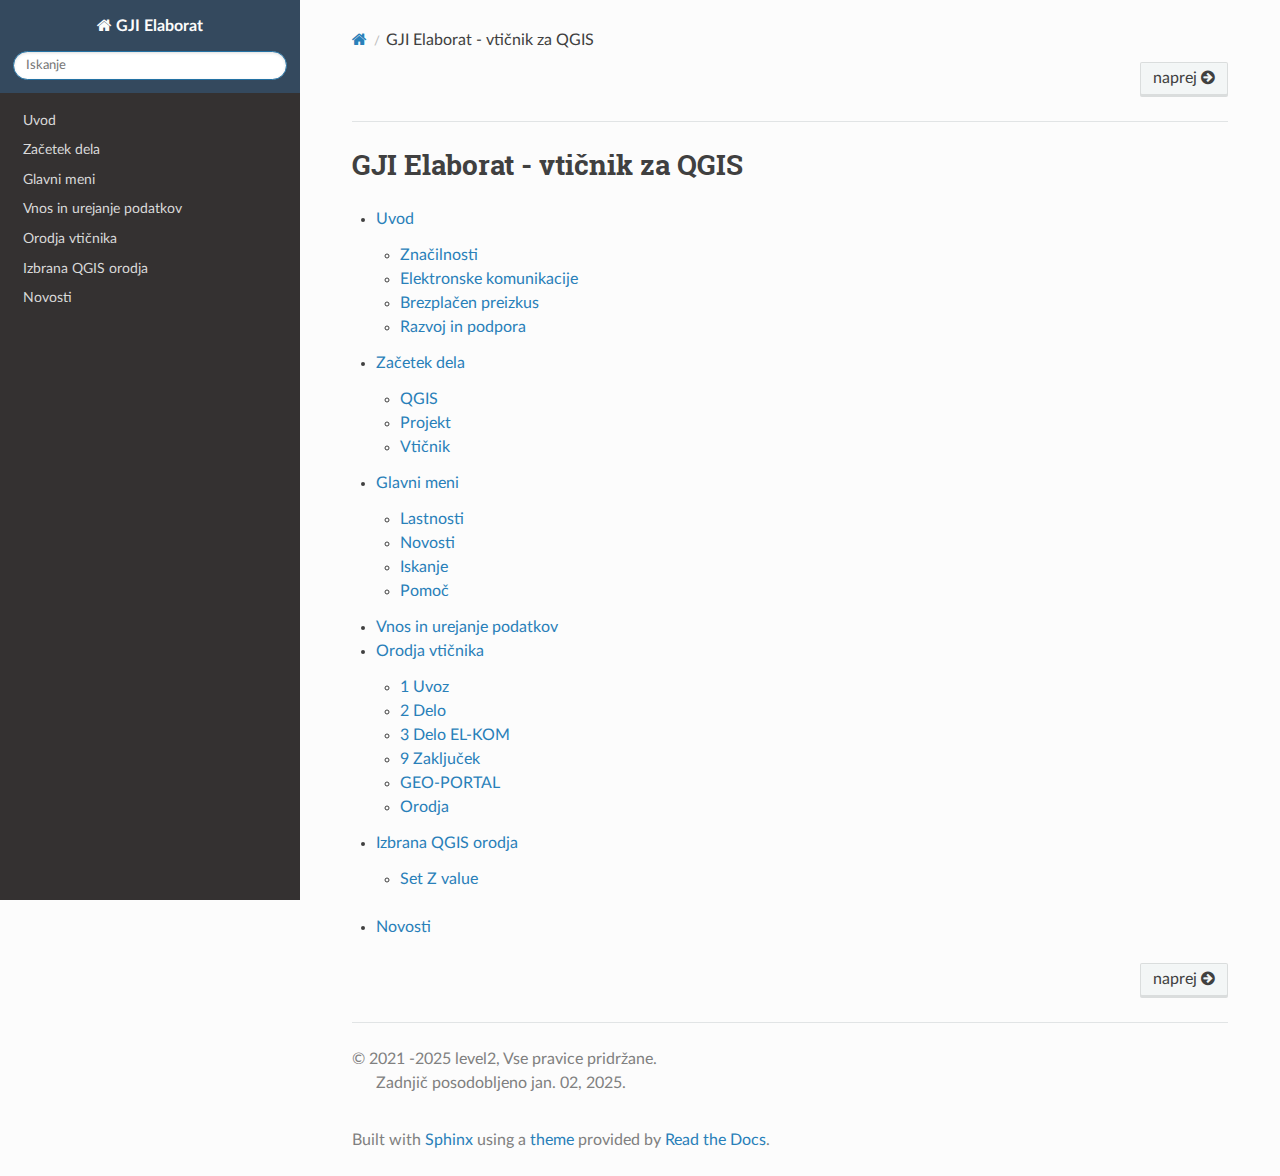
<file: index.html>
<!DOCTYPE html>
<html class="writer-html5" lang="sl" data-content_root="./">
<head>
  <meta charset="utf-8" /><meta name="viewport" content="width=device-width, initial-scale=1" />

  <meta name="viewport" content="width=device-width, initial-scale=1.0" />
  <title>GJI Elaborat - vtičnik za QGIS &mdash; GJI Elaborat 2.8 documentation</title>
      <link rel="stylesheet" type="text/css" href="_static/pygments.css?v=fa44fd50" />
      <link rel="stylesheet" type="text/css" href="_static/css/theme.css?v=e59714d7" />
      <link rel="stylesheet" type="text/css" href="_static/docs.css?v=4c603fbf" />

  
    <link rel="shortcut icon" href="_static/level2-favicon.ico"/>
      <script src="_static/jquery.js?v=c305bccd"></script>
      <script src="_static/_sphinx_javascript_frameworks_compat.js?v=2cd50e6c"></script>
      <script src="_static/documentation_options.js?v=d7c1c2a4"></script>
      <script src="_static/doctools.js?v=9bcbadda"></script>
      <script src="_static/sphinx_highlight.js?v=dc90522c"></script>
      <script src="_static/translations.js?v=ad0ddf96"></script>
      <script src="_static/jquery.js?v=c305bccd"></script>
    <script src="_static/js/theme.js"></script>
    <link rel="index" title="Abecedni seznam" href="genindex.html" />
    <link rel="search" title="Išči" href="search.html" />
    <link rel="next" title="Uvod" href="uvod.html" /> 
</head>

<body class="wy-body-for-nav"> 
  <div class="wy-grid-for-nav">
    <nav data-toggle="wy-nav-shift" class="wy-nav-side">
      <div class="wy-side-scroll">
        <div class="wy-side-nav-search"  style="background: #34495e" >

          
          
          <a href="#" class="icon icon-home">
            GJI Elaborat
          </a>
<div role="search">
  <form id="rtd-search-form" class="wy-form" action="search.html" method="get">
    <input type="text" name="q" placeholder="Iskanje" aria-label="Iskanje" />
    <input type="hidden" name="check_keywords" value="yes" />
    <input type="hidden" name="area" value="default" />
  </form>
</div>
        </div><div class="wy-menu wy-menu-vertical" data-spy="affix" role="navigation" aria-label="Navigation menu">
              <ul>
<li class="toctree-l1"><a class="reference internal" href="uvod.html">Uvod</a></li>
<li class="toctree-l1"><a class="reference internal" href="zacetek.html">Začetek dela</a></li>
<li class="toctree-l1"><a class="reference internal" href="meni.html">Glavni meni</a></li>
<li class="toctree-l1"><a class="reference internal" href="urejanje.html">Vnos in urejanje podatkov</a></li>
<li class="toctree-l1"><a class="reference internal" href="orodja.html">Orodja vtičnika</a></li>
<li class="toctree-l1"><a class="reference internal" href="qgis-orodja.html">Izbrana QGIS orodja</a></li>
</ul>
<ul>
<li class="toctree-l1"><a class="reference internal" href="novosti.html">Novosti</a></li>
</ul>

        </div>
      </div>
    </nav>

    <section data-toggle="wy-nav-shift" class="wy-nav-content-wrap"><nav class="wy-nav-top" aria-label="Mobile navigation menu"  style="background: #34495e" >
          <i data-toggle="wy-nav-top" class="fa fa-bars"></i>
          <a href="#">GJI Elaborat</a>
      </nav>

      <div class="wy-nav-content">
        <div class="rst-content style-external-links">
          <div role="navigation" aria-label="Page navigation">
  <ul class="wy-breadcrumbs">
      <li><a href="#" class="icon icon-home" aria-label="Home"></a></li>
      <li class="breadcrumb-item active">GJI Elaborat - vtičnik za QGIS</li>
      <li class="wy-breadcrumbs-aside">
      </li>
  </ul><div class="rst-breadcrumbs-buttons" role="navigation" aria-label="Sequential page navigation">
        <a href="uvod.html" class="btn btn-neutral float-right" title="Uvod" accesskey="n">naprej <span class="fa fa-arrow-circle-right" aria-hidden="true"></span></a>
  </div>
  <hr/>
</div>
          <div role="main" class="document" itemscope="itemscope" itemtype="http://schema.org/Article">
           <div itemprop="articleBody">
             
  <section id="gji-elaborat-vticnik-za-qgis">
<h1>GJI Elaborat - vtičnik za QGIS<a class="headerlink" href="#gji-elaborat-vticnik-za-qgis" title="povezava na to poglavje"></a></h1>
<div class="toctree-wrapper compound">
<ul>
<li class="toctree-l1"><a class="reference internal" href="uvod.html">Uvod</a><ul>
<li class="toctree-l2"><a class="reference internal" href="uvod.html#znacilnosti">Značilnosti</a></li>
<li class="toctree-l2"><a class="reference internal" href="uvod.html#elektronske-komunikacije">Elektronske komunikacije</a></li>
<li class="toctree-l2"><a class="reference internal" href="uvod.html#brezplacen-preizkus">Brezplačen preizkus</a></li>
<li class="toctree-l2"><a class="reference internal" href="uvod.html#razvoj-in-podpora">Razvoj in podpora</a></li>
</ul>
</li>
<li class="toctree-l1"><a class="reference internal" href="zacetek.html">Začetek dela</a><ul>
<li class="toctree-l2"><a class="reference internal" href="zacetek.html#qgis">QGIS</a></li>
<li class="toctree-l2"><a class="reference internal" href="zacetek.html#projekt">Projekt</a></li>
<li class="toctree-l2"><a class="reference internal" href="zacetek.html#vticnik">Vtičnik</a></li>
</ul>
</li>
<li class="toctree-l1"><a class="reference internal" href="meni.html">Glavni meni</a><ul>
<li class="toctree-l2"><a class="reference internal" href="meni.html#lastnosti">Lastnosti</a></li>
<li class="toctree-l2"><a class="reference internal" href="meni.html#novosti">Novosti</a></li>
<li class="toctree-l2"><a class="reference internal" href="meni.html#iskanje">Iskanje</a></li>
<li class="toctree-l2"><a class="reference internal" href="meni.html#pomoc">Pomoč</a></li>
</ul>
</li>
<li class="toctree-l1"><a class="reference internal" href="urejanje.html">Vnos in urejanje podatkov</a></li>
<li class="toctree-l1"><a class="reference internal" href="orodja.html">Orodja vtičnika</a><ul>
<li class="toctree-l2"><a class="reference internal" href="orodja.html#uvoz">1 Uvoz</a></li>
<li class="toctree-l2"><a class="reference internal" href="orodja.html#delo">2 Delo</a></li>
<li class="toctree-l2"><a class="reference internal" href="orodja.html#delo-el-kom">3 Delo EL-KOM</a></li>
<li class="toctree-l2"><a class="reference internal" href="orodja.html#zakljucek">9 Zaključek</a></li>
<li class="toctree-l2"><a class="reference internal" href="orodja.html#geo-portal">GEO-PORTAL</a></li>
<li class="toctree-l2"><a class="reference internal" href="orodja.html#id2">Orodja</a></li>
</ul>
</li>
<li class="toctree-l1"><a class="reference internal" href="qgis-orodja.html">Izbrana QGIS orodja</a><ul>
<li class="toctree-l2"><a class="reference internal" href="qgis-orodja.html#set-z-value">Set Z value</a></li>
</ul>
</li>
</ul>
</div>
<div class="toctree-wrapper compound">
<ul>
<li class="toctree-l1"><a class="reference internal" href="novosti.html">Novosti</a></li>
</ul>
</div>
</section>


           </div>
          </div>
          <footer><div class="rst-footer-buttons" role="navigation" aria-label="noga">
        <a href="uvod.html" class="btn btn-neutral float-right" title="Uvod" accesskey="n" rel="next">naprej <span class="fa fa-arrow-circle-right" aria-hidden="true"></span></a>
    </div>

  <hr/>

  <div role="contentinfo">
    <p>&#169; 2021 -2025 level2, Vse pravice pridržane.
      <span class="lastupdated">Zadnjič posodobljeno jan. 02, 2025.
      </span></p>
  </div>

  Built with <a href="https://www.sphinx-doc.org/">Sphinx</a> using a
    <a href="https://github.com/readthedocs/sphinx_rtd_theme">theme</a>
    provided by <a href="https://readthedocs.org">Read the Docs</a>.
   

</footer>
        </div>
      </div>
    </section>
  </div>
  <script>
      jQuery(function () {
          SphinxRtdTheme.Navigation.enable(false);
      });
  </script> 

</body>
</html>
</file>
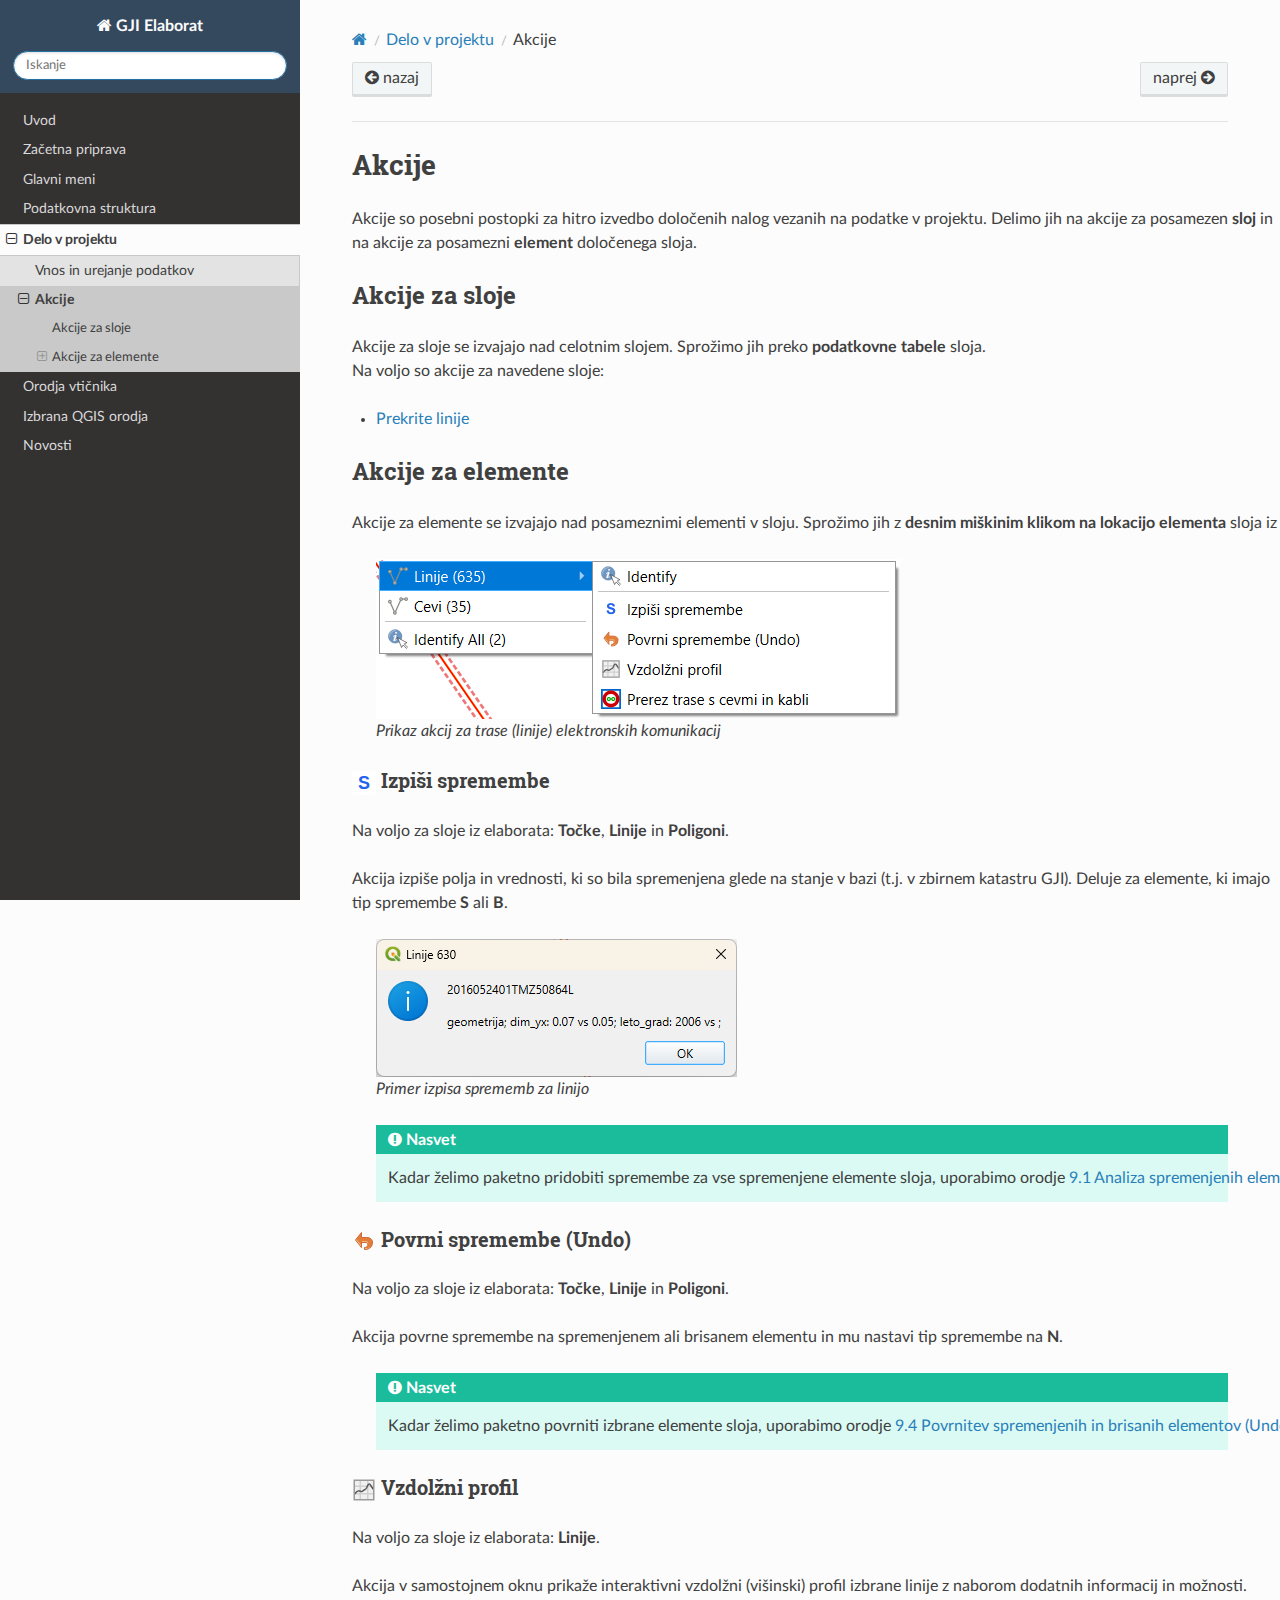
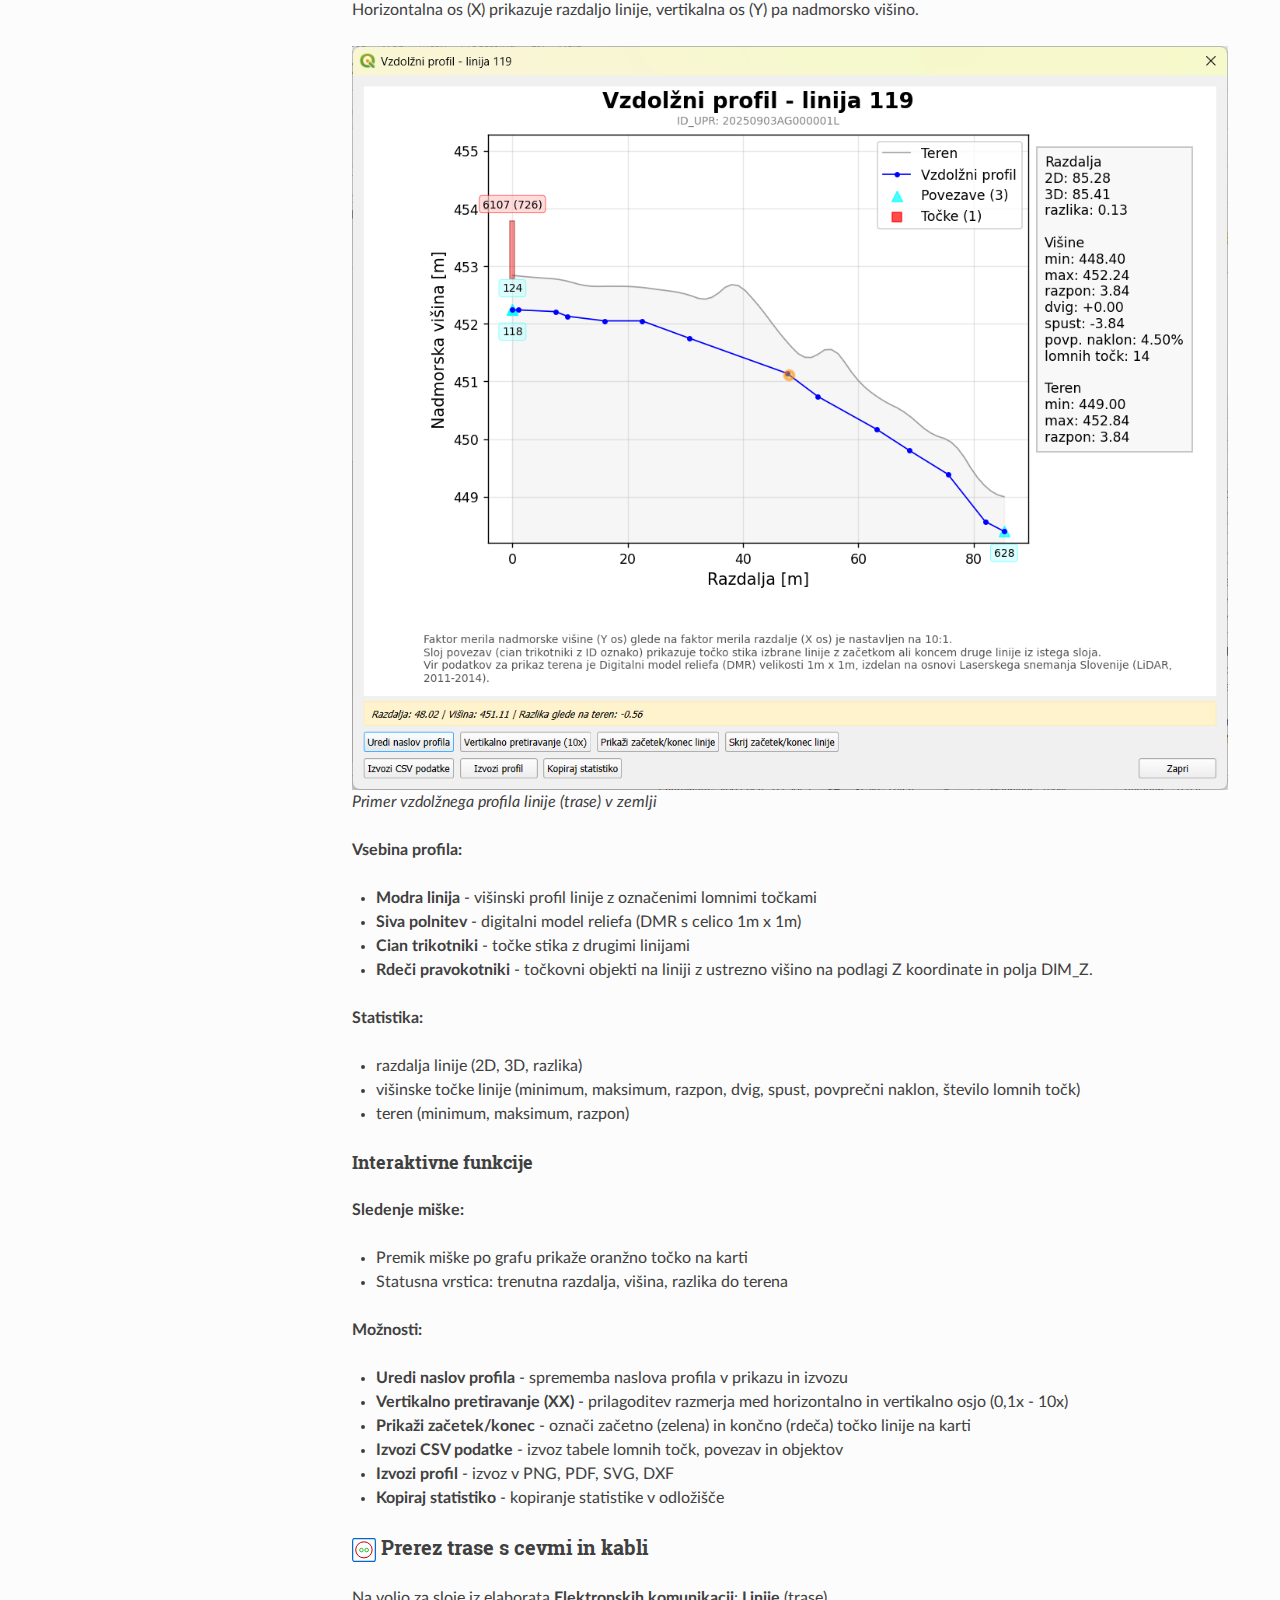
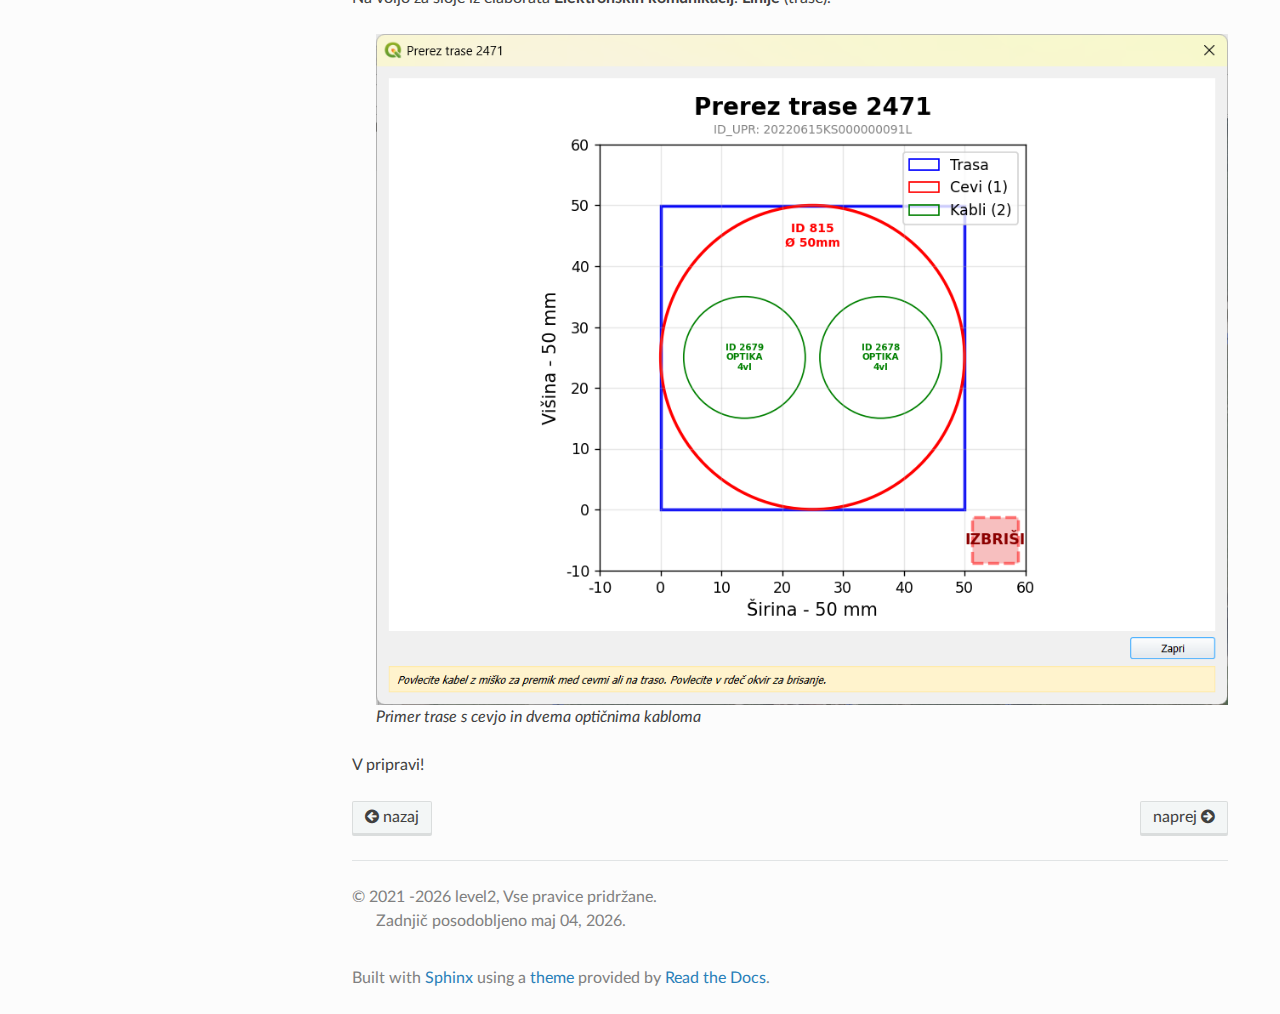
<file: akcije.html>
<!DOCTYPE html>
<html class="writer-html5" lang="sl" data-content_root="./">
<head>
  <meta charset="utf-8" /><meta name="viewport" content="width=device-width, initial-scale=1" />

  <meta name="viewport" content="width=device-width, initial-scale=1.0" />
<title>Akcije — GJI Elaborat</title>
      <link rel="stylesheet" type="text/css" href="_static/pygments.css?v=03e43079" />
      <link rel="stylesheet" type="text/css" href="_static/css/theme.css?v=9edc463e" />
      <link rel="stylesheet" type="text/css" href="_static/docs.css?v=b8f8d32e" />

  
    <link rel="shortcut icon" href="_static/level2-favicon.ico"/>
    <link rel="canonical" href="https://gji-docs.level2.si/akcije.html" />
      <script src="_static/jquery.js?v=c305bccd"></script>
      <script src="_static/_sphinx_javascript_frameworks_compat.js?v=2cd50e6c"></script>
      <script src="_static/documentation_options.js?v=616d3fac"></script>
      <script src="_static/doctools.js?v=fd6eb6e6"></script>
      <script src="_static/sphinx_highlight.js?v=6ffebe34"></script>
      <script src="_static/translations.js?v=ad0ddf96"></script>
      <script src="_static/jquery.js?v=c305bccd"></script>
    <script src="_static/js/theme.js"></script>
    <link rel="index" title="Abecedni seznam" href="genindex.html" />
    <link rel="search" title="Išči" href="search.html" />
    <link rel="next" title="Orodja vtičnika" href="orodja.html" />
    <link rel="prev" title="Vnos in urejanje podatkov" href="urejanje.html" /> 
</head>

<body class="wy-body-for-nav"> 
  <div class="wy-grid-for-nav">
    <nav data-toggle="wy-nav-shift" class="wy-nav-side">
      <div class="wy-side-scroll">
        <div class="wy-side-nav-search"  style="background: #34495e" >

          
          
          <a href="index.html" class="icon icon-home">
            GJI Elaborat
          </a>
<div role="search">
  <form id="rtd-search-form" class="wy-form" action="search.html" method="get">
    <input type="text" name="q" placeholder="Iskanje" aria-label="Iskanje" />
    <input type="hidden" name="check_keywords" value="yes" />
    <input type="hidden" name="area" value="default" />
  </form>
</div>
        </div><div class="wy-menu wy-menu-vertical" data-spy="affix" role="navigation" aria-label="Navigation menu">
              <ul class="current">
<li class="toctree-l1"><a class="reference internal" href="uvod.html">Uvod</a></li>
<li class="toctree-l1"><a class="reference internal" href="zacetek.html">Začetna priprava</a></li>
<li class="toctree-l1"><a class="reference internal" href="meni.html">Glavni meni</a></li>
<li class="toctree-l1"><a class="reference internal" href="struktura.html">Podatkovna struktura</a></li>
<li class="toctree-l1 current"><a class="reference internal" href="delo.html">Delo v projektu</a><ul class="current">
<li class="toctree-l2"><a class="reference internal" href="urejanje.html">Vnos in urejanje podatkov</a></li>
<li class="toctree-l2 current"><a class="current reference internal" href="#">Akcije</a><ul>
<li class="toctree-l3"><a class="reference internal" href="#akcije-za-sloje">Akcije za sloje</a></li>
<li class="toctree-l3"><a class="reference internal" href="#akcije-za-elemente">Akcije za elemente</a><ul>
<li class="toctree-l4"><a class="reference internal" href="#actiondiff-izpisi-spremembe"> Izpiši spremembe</a></li>
<li class="toctree-l4"><a class="reference internal" href="#actionundo-povrni-spremembe-undo"> Povrni spremembe (Undo)</a></li>
<li class="toctree-l4"><a class="reference internal" href="#actionlineprofile-vzdolzni-profil"> Vzdolžni profil</a></li>
<li class="toctree-l4"><a class="reference internal" href="#actioncrosssection-prerez-trase-s-cevmi-in-kabli"> Prerez trase s cevmi in kabli</a></li>
</ul>
</li>
</ul>
</li>
</ul>
</li>
<li class="toctree-l1"><a class="reference internal" href="orodja.html">Orodja vtičnika</a></li>
<li class="toctree-l1"><a class="reference internal" href="qgis-orodja.html">Izbrana QGIS orodja</a></li>
</ul>
<ul>
<li class="toctree-l1"><a class="reference internal" href="novosti.html">Novosti</a></li>
</ul>

        </div>
      </div>
    </nav>

    <section data-toggle="wy-nav-shift" class="wy-nav-content-wrap"><nav class="wy-nav-top" aria-label="Mobile navigation menu"  style="background: #34495e" >
          <i data-toggle="wy-nav-top" class="fa fa-bars"></i>
          <a href="index.html">GJI Elaborat</a>
      </nav>

      <div class="wy-nav-content">
        <div class="rst-content style-external-links">
          <div role="navigation" aria-label="Page navigation">
  <ul class="wy-breadcrumbs">
      <li><a href="index.html" class="icon icon-home" aria-label="Home"></a></li>
          <li class="breadcrumb-item"><a href="delo.html">Delo v projektu</a></li>
      <li class="breadcrumb-item active">Akcije</li>
      <li class="wy-breadcrumbs-aside">
      </li>
  </ul><div class="rst-breadcrumbs-buttons" role="navigation" aria-label="Sequential page navigation">
        <a href="urejanje.html" class="btn btn-neutral float-left" title="Vnos in urejanje podatkov" accesskey="p"><span class="fa fa-arrow-circle-left" aria-hidden="true"></span> nazaj</a>
        <a href="orodja.html" class="btn btn-neutral float-right" title="Orodja vtičnika" accesskey="n">naprej <span class="fa fa-arrow-circle-right" aria-hidden="true"></span></a>
  </div>
  <hr/>
</div>
          <div role="main" class="document" itemscope="itemscope" itemtype="http://schema.org/Article">
           <div itemprop="articleBody">
             
  <section id="akcije">
<h1>Akcije<a class="headerlink" href="#akcije" title="povezava na to poglavje"></a></h1>
<p>Akcije so posebni postopki za hitro izvedbo določenih nalog vezanih na podatke v projektu. Delimo jih na akcije za posamezen <strong>sloj</strong> in
na akcije za posamezni <strong>element</strong> določenega sloja.</p>
<section id="akcije-za-sloje">
<h2>Akcije za sloje<a class="headerlink" href="#akcije-za-sloje" title="povezava na to poglavje"></a></h2>
<p>Akcije za sloje se izvajajo nad celotnim slojem. Sprožimo jih preko <strong>podatkovne tabele</strong> sloja.
Na voljo so akcije za navedene sloje:</p>
<ul class="simple">
<li><p><a class="reference internal" href="urejanje.html#prekrite-linije"><span class="std std-ref">Prekrite linije</span></a></p></li>
</ul>
</section>
<section id="akcije-za-elemente">
<h2>Akcije za elemente<a class="headerlink" href="#akcije-za-elemente" title="povezava na to poglavje"></a></h2>
<p>Akcije za elemente se izvajajo nad posameznimi elementi v sloju. Sprožimo jih z <strong>desnim miškinim klikom na lokacijo elementa</strong> sloja iz projekta.</p>
<blockquote>
<div><figure class="align-default" id="id1">
<img alt="_images/akcije_trase.png" src="_images/akcije_trase.png" />
<figcaption>
<p><span class="caption-text">Prikaz akcij za trase (linije) elektronskih komunikacij</span><a class="headerlink" href="#id1" title="Link to this image"></a></p>
</figcaption>
</figure>
</div></blockquote>
<section id="actiondiff-izpisi-spremembe">
<h3><img alt="actionDiff" class="no-scaled-link" src="_images/actionDiff.svg" style="width: 1.2em;" /> Izpiši spremembe<a class="headerlink" href="#actiondiff-izpisi-spremembe" title="povezava na to poglavje"></a></h3>
<p>Na voljo za sloje iz elaborata: <strong>Točke</strong>, <strong>Linije</strong> in <strong>Poligoni</strong>.</p>
<p>Akcija izpiše polja in vrednosti, ki so bila spremenjena glede na stanje v bazi (t.j. v zbirnem katastru GJI). Deluje za elemente, ki imajo
tip spremembe <strong>S</strong> ali <strong>B</strong>.</p>
<blockquote>
<div><figure class="align-default" id="id2">
<img alt="_images/izpis_sprememb.png" src="_images/izpis_sprememb.png" />
<figcaption>
<p><span class="caption-text">Primer izpisa sprememb za linijo</span><a class="headerlink" href="#id2" title="Link to this image"></a></p>
</figcaption>
</figure>
<div class="admonition tip">
<p class="admonition-title">Nasvet</p>
<p>Kadar želimo paketno pridobiti spremembe za vse spremenjene elemente sloja, uporabimo orodje <a class="reference internal" href="orodja.html#analiza"><span class="std std-ref">9.1 Analiza spremenjenih elementov</span></a>.</p>
</div>
</div></blockquote>
</section>
<section id="actionundo-povrni-spremembe-undo">
<h3><img alt="actionUndo" class="no-scaled-link" src="_images/actionUndo.svg" style="width: 1.2em;" /> Povrni spremembe (Undo)<a class="headerlink" href="#actionundo-povrni-spremembe-undo" title="povezava na to poglavje"></a></h3>
<p>Na voljo za sloje iz elaborata: <strong>Točke</strong>, <strong>Linije</strong> in <strong>Poligoni</strong>.</p>
<p>Akcija povrne spremembe na spremenjenem ali brisanem elementu in mu nastavi tip spremembe na <strong>N</strong>.</p>
<blockquote>
<div><div class="admonition tip">
<p class="admonition-title">Nasvet</p>
<p>Kadar želimo paketno povrniti izbrane elemente sloja, uporabimo orodje <a class="reference internal" href="orodja.html#undo"><span class="std std-ref">9.4 Povrnitev spremenjenih in brisanih elementov (Undo)</span></a>.</p>
</div>
</div></blockquote>
</section>
<section id="actionlineprofile-vzdolzni-profil">
<span id="vzdolzni-profil"></span><h3><img alt="actionLineProfile" class="no-scaled-link" src="_images/actionLineProfile.svg" style="width: 1.2em;" /> Vzdolžni profil<a class="headerlink" href="#actionlineprofile-vzdolzni-profil" title="povezava na to poglavje"></a></h3>
<p>Na voljo za sloje iz elaborata: <strong>Linije</strong>.</p>
<p>Akcija v samostojnem oknu prikaže interaktivni vzdolžni (višinski) profil izbrane linije z naborom dodatnih informacij in možnosti.
Horizontalna os (X) prikazuje razdaljo linije, vertikalna os (Y) pa nadmorsko višino.</p>
<figure class="align-default" id="id3">
<img alt="_images/vzdolzni_profil.png" src="_images/vzdolzni_profil.png" />
<figcaption>
<p><span class="caption-text">Primer vzdolžnega profila linije (trase) v zemlji</span><a class="headerlink" href="#id3" title="Link to this image"></a></p>
</figcaption>
</figure>
<p><strong>Vsebina profila:</strong></p>
<ul class="simple">
<li><p><strong>Modra linija</strong> - višinski profil linije z označenimi lomnimi točkami</p></li>
<li><p><strong>Siva polnitev</strong> - digitalni model reliefa (DMR s celico 1m x 1m)</p></li>
<li><p><strong>Cian trikotniki</strong> - točke stika z drugimi linijami</p></li>
<li><p><strong>Rdeči pravokotniki</strong> - točkovni objekti na liniji z ustrezno višino na podlagi Z koordinate in polja DIM_Z.</p></li>
</ul>
<p><strong>Statistika:</strong></p>
<ul class="simple">
<li><p>razdalja linije (2D, 3D, razlika)</p></li>
<li><p>višinske točke linije (minimum, maksimum, razpon, dvig, spust, povprečni naklon, število lomnih točk)</p></li>
<li><p>teren (minimum, maksimum, razpon)</p></li>
</ul>
<section id="interaktivne-funkcije">
<h4>Interaktivne funkcije<a class="headerlink" href="#interaktivne-funkcije" title="povezava na to poglavje"></a></h4>
<p><strong>Sledenje miške:</strong></p>
<ul class="simple">
<li><p>Premik miške po grafu prikaže oranžno točko na karti</p></li>
<li><p>Statusna vrstica: trenutna razdalja, višina, razlika do terena</p></li>
</ul>
<p><strong>Možnosti:</strong></p>
<ul class="simple">
<li><p><strong>Uredi naslov profila</strong> - sprememba naslova profila v prikazu in izvozu</p></li>
<li><p><strong>Vertikalno pretiravanje (XX)</strong> - prilagoditev razmerja med horizontalno in vertikalno osjo (0,1x - 10x)</p></li>
<li><p><strong>Prikaži začetek/konec</strong> - označi začetno (zelena) in končno (rdeča) točko linije na karti</p></li>
<li><p><strong>Izvozi CSV podatke</strong> - izvoz tabele lomnih točk, povezav in objektov</p></li>
<li><p><strong>Izvozi profil</strong> - izvoz v PNG, PDF, SVG, DXF</p></li>
<li><p><strong>Kopiraj statistiko</strong> - kopiranje statistike v odložišče</p></li>
</ul>
</section>
</section>
<section id="actioncrosssection-prerez-trase-s-cevmi-in-kabli">
<span id="prerez-trase"></span><h3><img alt="actionCrossSection" class="no-scaled-link" src="_images/actionCrossSection.svg" style="width: 1.2em;" /> Prerez trase s cevmi in kabli<a class="headerlink" href="#actioncrosssection-prerez-trase-s-cevmi-in-kabli" title="povezava na to poglavje"></a></h3>
<p>Na voljo za sloje iz elaborata <strong>Elektronskih komunikacij</strong>: <strong>Linije</strong> (trase).</p>
<blockquote>
<div><figure class="align-default" id="id4">
<img alt="_images/prerez_trase.png" src="_images/prerez_trase.png" />
<figcaption>
<p><span class="caption-text">Primer trase s cevjo in dvema optičnima kabloma</span><a class="headerlink" href="#id4" title="Link to this image"></a></p>
</figcaption>
</figure>
</div></blockquote>
<p>V pripravi!</p>
</section>
</section>
</section>


           </div>
          </div>
          <footer><div class="rst-footer-buttons" role="navigation" aria-label="noga">
        <a href="urejanje.html" class="btn btn-neutral float-left" title="Vnos in urejanje podatkov" accesskey="p" rel="prev"><span class="fa fa-arrow-circle-left" aria-hidden="true"></span> nazaj</a>
        <a href="orodja.html" class="btn btn-neutral float-right" title="Orodja vtičnika" accesskey="n" rel="next">naprej <span class="fa fa-arrow-circle-right" aria-hidden="true"></span></a>
    </div>

  <hr/>

  <div role="contentinfo">
    <p>&#169; 2021 -2026 level2, Vse pravice pridržane.
      <span class="lastupdated">Zadnjič posodobljeno maj 04, 2026.
      </span></p>
  </div>

  Built with <a href="https://www.sphinx-doc.org/">Sphinx</a> using a
    <a href="https://github.com/readthedocs/sphinx_rtd_theme">theme</a>
    provided by <a href="https://readthedocs.org">Read the Docs</a>.
   

</footer>
        </div>
      </div>
    </section>
  </div>
  <script>
      jQuery(function () {
          SphinxRtdTheme.Navigation.enable(false);
      });
  </script> 

</body>
</html>
</file>
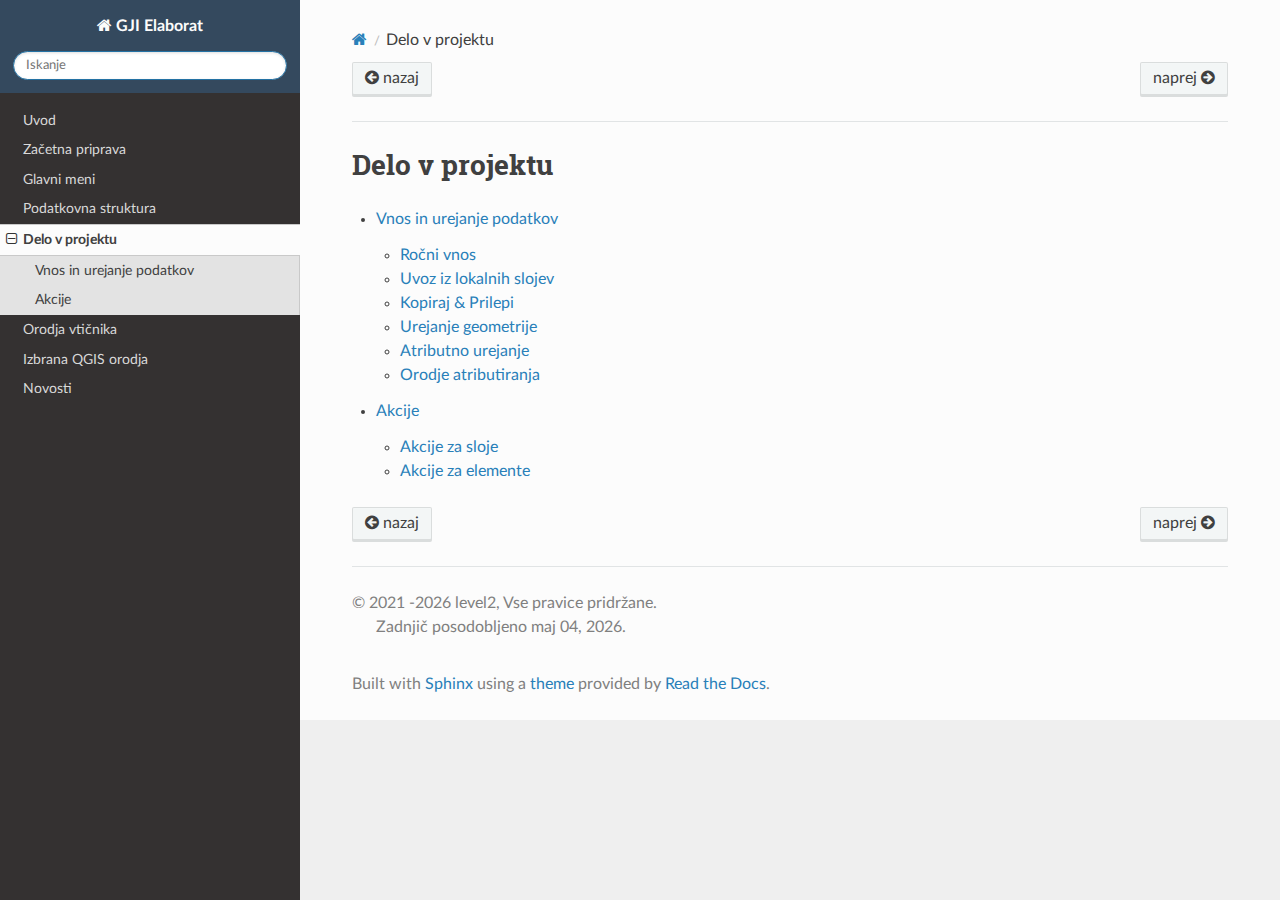
<file: delo.html>
<!DOCTYPE html>
<html class="writer-html5" lang="sl" data-content_root="./">
<head>
  <meta charset="utf-8" /><meta name="viewport" content="width=device-width, initial-scale=1" />

  <meta name="viewport" content="width=device-width, initial-scale=1.0" />
<title>Delo v projektu — GJI Elaborat</title>
      <link rel="stylesheet" type="text/css" href="_static/pygments.css?v=03e43079" />
      <link rel="stylesheet" type="text/css" href="_static/css/theme.css?v=9edc463e" />
      <link rel="stylesheet" type="text/css" href="_static/docs.css?v=b8f8d32e" />

  
    <link rel="shortcut icon" href="_static/level2-favicon.ico"/>
    <link rel="canonical" href="https://gji-docs.level2.si/delo.html" />
      <script src="_static/jquery.js?v=c305bccd"></script>
      <script src="_static/_sphinx_javascript_frameworks_compat.js?v=2cd50e6c"></script>
      <script src="_static/documentation_options.js?v=616d3fac"></script>
      <script src="_static/doctools.js?v=fd6eb6e6"></script>
      <script src="_static/sphinx_highlight.js?v=6ffebe34"></script>
      <script src="_static/translations.js?v=ad0ddf96"></script>
      <script src="_static/jquery.js?v=c305bccd"></script>
    <script src="_static/js/theme.js"></script>
    <link rel="index" title="Abecedni seznam" href="genindex.html" />
    <link rel="search" title="Išči" href="search.html" />
    <link rel="next" title="Vnos in urejanje podatkov" href="urejanje.html" />
    <link rel="prev" title="Podatkovna struktura" href="struktura.html" /> 
</head>

<body class="wy-body-for-nav"> 
  <div class="wy-grid-for-nav">
    <nav data-toggle="wy-nav-shift" class="wy-nav-side">
      <div class="wy-side-scroll">
        <div class="wy-side-nav-search"  style="background: #34495e" >

          
          
          <a href="index.html" class="icon icon-home">
            GJI Elaborat
          </a>
<div role="search">
  <form id="rtd-search-form" class="wy-form" action="search.html" method="get">
    <input type="text" name="q" placeholder="Iskanje" aria-label="Iskanje" />
    <input type="hidden" name="check_keywords" value="yes" />
    <input type="hidden" name="area" value="default" />
  </form>
</div>
        </div><div class="wy-menu wy-menu-vertical" data-spy="affix" role="navigation" aria-label="Navigation menu">
              <ul class="current">
<li class="toctree-l1"><a class="reference internal" href="uvod.html">Uvod</a></li>
<li class="toctree-l1"><a class="reference internal" href="zacetek.html">Začetna priprava</a></li>
<li class="toctree-l1"><a class="reference internal" href="meni.html">Glavni meni</a></li>
<li class="toctree-l1"><a class="reference internal" href="struktura.html">Podatkovna struktura</a></li>
<li class="toctree-l1 current"><a class="current reference internal" href="#">Delo v projektu</a><ul>
<li class="toctree-l2"><a class="reference internal" href="urejanje.html">Vnos in urejanje podatkov</a></li>
<li class="toctree-l2"><a class="reference internal" href="akcije.html">Akcije</a></li>
</ul>
</li>
<li class="toctree-l1"><a class="reference internal" href="orodja.html">Orodja vtičnika</a></li>
<li class="toctree-l1"><a class="reference internal" href="qgis-orodja.html">Izbrana QGIS orodja</a></li>
</ul>
<ul>
<li class="toctree-l1"><a class="reference internal" href="novosti.html">Novosti</a></li>
</ul>

        </div>
      </div>
    </nav>

    <section data-toggle="wy-nav-shift" class="wy-nav-content-wrap"><nav class="wy-nav-top" aria-label="Mobile navigation menu"  style="background: #34495e" >
          <i data-toggle="wy-nav-top" class="fa fa-bars"></i>
          <a href="index.html">GJI Elaborat</a>
      </nav>

      <div class="wy-nav-content">
        <div class="rst-content style-external-links">
          <div role="navigation" aria-label="Page navigation">
  <ul class="wy-breadcrumbs">
      <li><a href="index.html" class="icon icon-home" aria-label="Home"></a></li>
      <li class="breadcrumb-item active">Delo v projektu</li>
      <li class="wy-breadcrumbs-aside">
      </li>
  </ul><div class="rst-breadcrumbs-buttons" role="navigation" aria-label="Sequential page navigation">
        <a href="struktura.html" class="btn btn-neutral float-left" title="Podatkovna struktura" accesskey="p"><span class="fa fa-arrow-circle-left" aria-hidden="true"></span> nazaj</a>
        <a href="urejanje.html" class="btn btn-neutral float-right" title="Vnos in urejanje podatkov" accesskey="n">naprej <span class="fa fa-arrow-circle-right" aria-hidden="true"></span></a>
  </div>
  <hr/>
</div>
          <div role="main" class="document" itemscope="itemscope" itemtype="http://schema.org/Article">
           <div itemprop="articleBody">
             
  <section id="delo-v-projektu">
<h1>Delo v projektu<a class="headerlink" href="#delo-v-projektu" title="povezava na to poglavje"></a></h1>
<div class="toctree-wrapper compound">
<ul>
<li class="toctree-l1"><a class="reference internal" href="urejanje.html">Vnos in urejanje podatkov</a><ul>
<li class="toctree-l2"><a class="reference internal" href="urejanje.html#rocni-vnos">Ročni vnos</a></li>
<li class="toctree-l2"><a class="reference internal" href="urejanje.html#uvoz-iz-lokalnih-slojev">Uvoz iz lokalnih slojev</a></li>
<li class="toctree-l2"><a class="reference internal" href="urejanje.html#kopiraj-prilepi">Kopiraj &amp; Prilepi</a></li>
<li class="toctree-l2"><a class="reference internal" href="urejanje.html#urejanje-geometrije">Urejanje geometrije</a></li>
<li class="toctree-l2"><a class="reference internal" href="urejanje.html#atributno-urejanje">Atributno urejanje</a></li>
<li class="toctree-l2"><a class="reference internal" href="urejanje.html#orodje-atributiranja">Orodje atributiranja</a></li>
</ul>
</li>
<li class="toctree-l1"><a class="reference internal" href="akcije.html">Akcije</a><ul>
<li class="toctree-l2"><a class="reference internal" href="akcije.html#akcije-za-sloje">Akcije za sloje</a></li>
<li class="toctree-l2"><a class="reference internal" href="akcije.html#akcije-za-elemente">Akcije za elemente</a></li>
</ul>
</li>
</ul>
</div>
</section>


           </div>
          </div>
          <footer><div class="rst-footer-buttons" role="navigation" aria-label="noga">
        <a href="struktura.html" class="btn btn-neutral float-left" title="Podatkovna struktura" accesskey="p" rel="prev"><span class="fa fa-arrow-circle-left" aria-hidden="true"></span> nazaj</a>
        <a href="urejanje.html" class="btn btn-neutral float-right" title="Vnos in urejanje podatkov" accesskey="n" rel="next">naprej <span class="fa fa-arrow-circle-right" aria-hidden="true"></span></a>
    </div>

  <hr/>

  <div role="contentinfo">
    <p>&#169; 2021 -2026 level2, Vse pravice pridržane.
      <span class="lastupdated">Zadnjič posodobljeno maj 04, 2026.
      </span></p>
  </div>

  Built with <a href="https://www.sphinx-doc.org/">Sphinx</a> using a
    <a href="https://github.com/readthedocs/sphinx_rtd_theme">theme</a>
    provided by <a href="https://readthedocs.org">Read the Docs</a>.
   

</footer>
        </div>
      </div>
    </section>
  </div>
  <script>
      jQuery(function () {
          SphinxRtdTheme.Navigation.enable(false);
      });
  </script> 

</body>
</html>
</file>
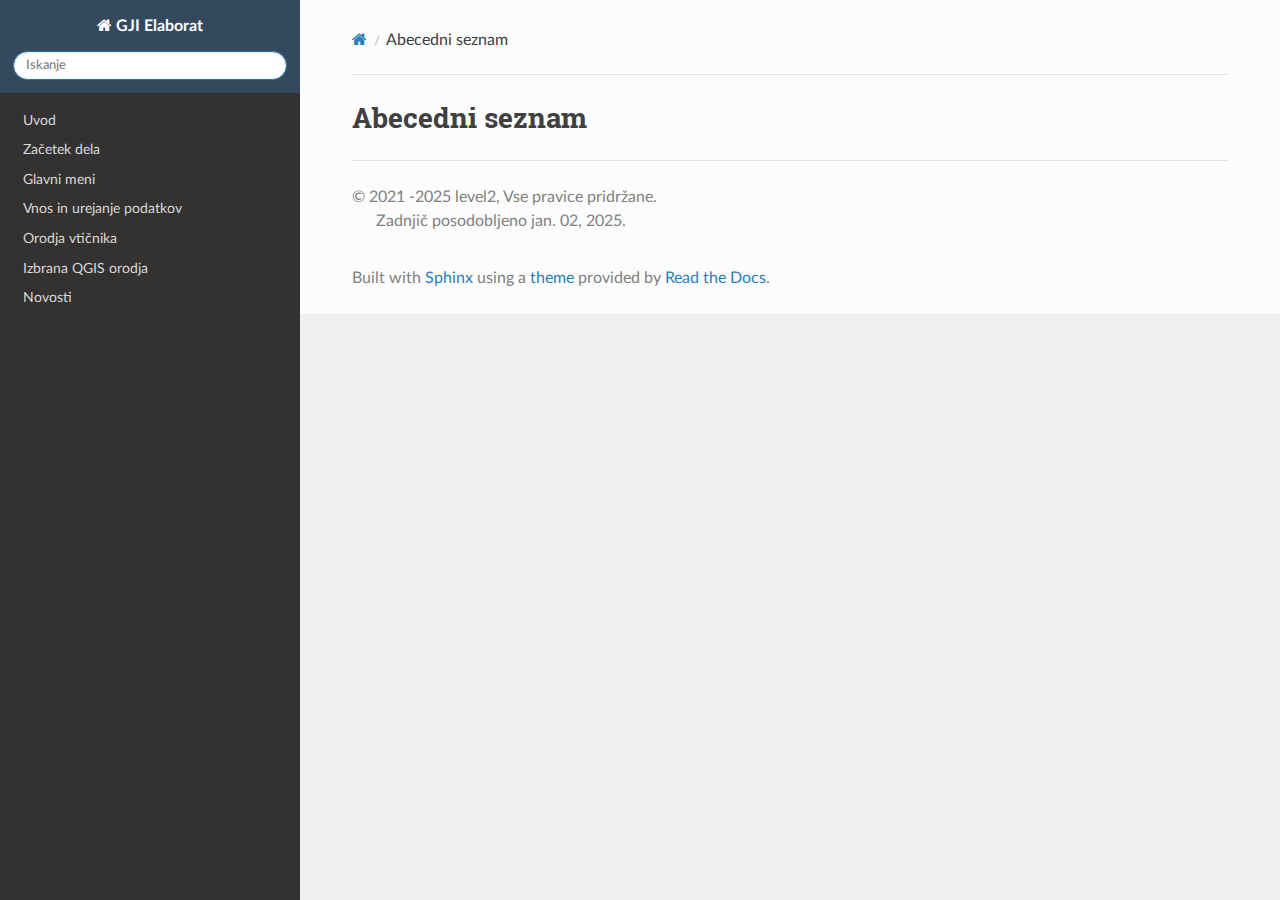
<file: genindex.html>
<!DOCTYPE html>
<html class="writer-html5" lang="sl" data-content_root="./">
<head>
  <meta charset="utf-8" />
  <meta name="viewport" content="width=device-width, initial-scale=1.0" />
  <title>Abecedni seznam &mdash; GJI Elaborat 2.8 documentation</title>
      <link rel="stylesheet" type="text/css" href="_static/pygments.css?v=fa44fd50" />
      <link rel="stylesheet" type="text/css" href="_static/css/theme.css?v=e59714d7" />
      <link rel="stylesheet" type="text/css" href="_static/docs.css?v=4c603fbf" />

  
    <link rel="shortcut icon" href="_static/level2-favicon.ico"/>
      <script src="_static/jquery.js?v=c305bccd"></script>
      <script src="_static/_sphinx_javascript_frameworks_compat.js?v=2cd50e6c"></script>
      <script src="_static/documentation_options.js?v=d7c1c2a4"></script>
      <script src="_static/doctools.js?v=9bcbadda"></script>
      <script src="_static/sphinx_highlight.js?v=dc90522c"></script>
      <script src="_static/translations.js?v=ad0ddf96"></script>
      <script src="_static/jquery.js?v=c305bccd"></script>
    <script src="_static/js/theme.js"></script>
    <link rel="index" title="Abecedni seznam" href="#" />
    <link rel="search" title="Išči" href="search.html" /> 
</head>

<body class="wy-body-for-nav"> 
  <div class="wy-grid-for-nav">
    <nav data-toggle="wy-nav-shift" class="wy-nav-side">
      <div class="wy-side-scroll">
        <div class="wy-side-nav-search"  style="background: #34495e" >

          
          
          <a href="index.html" class="icon icon-home">
            GJI Elaborat
          </a>
<div role="search">
  <form id="rtd-search-form" class="wy-form" action="search.html" method="get">
    <input type="text" name="q" placeholder="Iskanje" aria-label="Iskanje" />
    <input type="hidden" name="check_keywords" value="yes" />
    <input type="hidden" name="area" value="default" />
  </form>
</div>
        </div><div class="wy-menu wy-menu-vertical" data-spy="affix" role="navigation" aria-label="Navigation menu">
              <ul>
<li class="toctree-l1"><a class="reference internal" href="uvod.html">Uvod</a></li>
<li class="toctree-l1"><a class="reference internal" href="zacetek.html">Začetek dela</a></li>
<li class="toctree-l1"><a class="reference internal" href="meni.html">Glavni meni</a></li>
<li class="toctree-l1"><a class="reference internal" href="urejanje.html">Vnos in urejanje podatkov</a></li>
<li class="toctree-l1"><a class="reference internal" href="orodja.html">Orodja vtičnika</a></li>
<li class="toctree-l1"><a class="reference internal" href="qgis-orodja.html">Izbrana QGIS orodja</a></li>
</ul>
<ul>
<li class="toctree-l1"><a class="reference internal" href="novosti.html">Novosti</a></li>
</ul>

        </div>
      </div>
    </nav>

    <section data-toggle="wy-nav-shift" class="wy-nav-content-wrap"><nav class="wy-nav-top" aria-label="Mobile navigation menu"  style="background: #34495e" >
          <i data-toggle="wy-nav-top" class="fa fa-bars"></i>
          <a href="index.html">GJI Elaborat</a>
      </nav>

      <div class="wy-nav-content">
        <div class="rst-content style-external-links">
          <div role="navigation" aria-label="Page navigation">
  <ul class="wy-breadcrumbs">
      <li><a href="index.html" class="icon icon-home" aria-label="Home"></a></li>
      <li class="breadcrumb-item active">Abecedni seznam</li>
      <li class="wy-breadcrumbs-aside">
      </li>
  </ul>
  <hr/>
</div>
          <div role="main" class="document" itemscope="itemscope" itemtype="http://schema.org/Article">
           <div itemprop="articleBody">
             

<h1 id="index">Abecedni seznam</h1>

<div class="genindex-jumpbox">
 
</div>


           </div>
          </div>
          <footer>

  <hr/>

  <div role="contentinfo">
    <p>&#169; 2021 -2025 level2, Vse pravice pridržane.
      <span class="lastupdated">Zadnjič posodobljeno jan. 02, 2025.
      </span></p>
  </div>

  Built with <a href="https://www.sphinx-doc.org/">Sphinx</a> using a
    <a href="https://github.com/readthedocs/sphinx_rtd_theme">theme</a>
    provided by <a href="https://readthedocs.org">Read the Docs</a>.
   

</footer>
        </div>
      </div>
    </section>
  </div>
  <script>
      jQuery(function () {
          SphinxRtdTheme.Navigation.enable(false);
      });
  </script> 

</body>
</html>
</file>
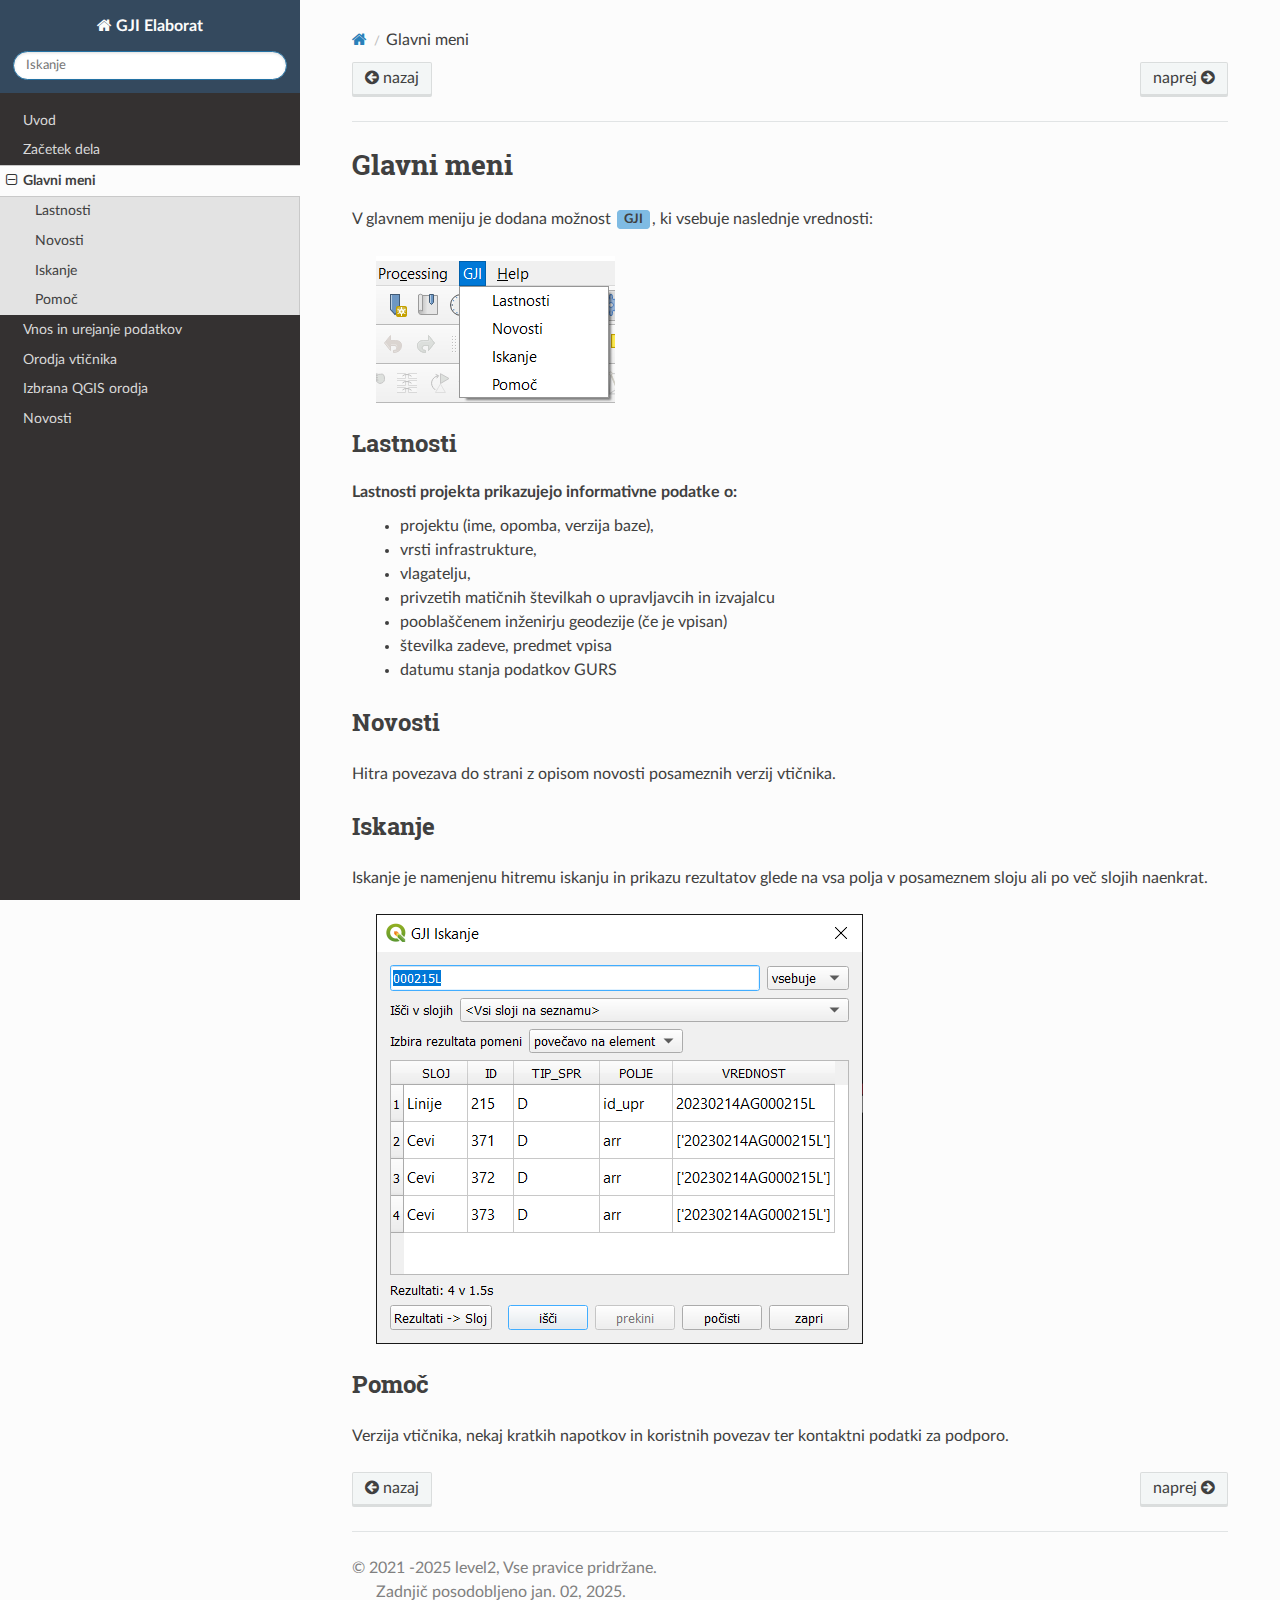
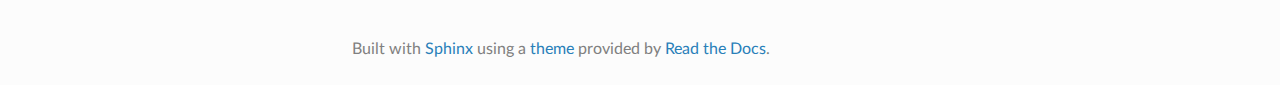
<file: meni.html>
<!DOCTYPE html>
<html class="writer-html5" lang="sl" data-content_root="./">
<head>
  <meta charset="utf-8" /><meta name="viewport" content="width=device-width, initial-scale=1" />

  <meta name="viewport" content="width=device-width, initial-scale=1.0" />
  <title>Glavni meni &mdash; GJI Elaborat 2.8 documentation</title>
      <link rel="stylesheet" type="text/css" href="_static/pygments.css?v=fa44fd50" />
      <link rel="stylesheet" type="text/css" href="_static/css/theme.css?v=e59714d7" />
      <link rel="stylesheet" type="text/css" href="_static/docs.css?v=4c603fbf" />

  
    <link rel="shortcut icon" href="_static/level2-favicon.ico"/>
      <script src="_static/jquery.js?v=c305bccd"></script>
      <script src="_static/_sphinx_javascript_frameworks_compat.js?v=2cd50e6c"></script>
      <script src="_static/documentation_options.js?v=d7c1c2a4"></script>
      <script src="_static/doctools.js?v=9bcbadda"></script>
      <script src="_static/sphinx_highlight.js?v=dc90522c"></script>
      <script src="_static/translations.js?v=ad0ddf96"></script>
      <script src="_static/jquery.js?v=c305bccd"></script>
    <script src="_static/js/theme.js"></script>
    <link rel="index" title="Abecedni seznam" href="genindex.html" />
    <link rel="search" title="Išči" href="search.html" />
    <link rel="next" title="Vnos in urejanje podatkov" href="urejanje.html" />
    <link rel="prev" title="Začetek dela" href="zacetek.html" /> 
</head>

<body class="wy-body-for-nav"> 
  <div class="wy-grid-for-nav">
    <nav data-toggle="wy-nav-shift" class="wy-nav-side">
      <div class="wy-side-scroll">
        <div class="wy-side-nav-search"  style="background: #34495e" >

          
          
          <a href="index.html" class="icon icon-home">
            GJI Elaborat
          </a>
<div role="search">
  <form id="rtd-search-form" class="wy-form" action="search.html" method="get">
    <input type="text" name="q" placeholder="Iskanje" aria-label="Iskanje" />
    <input type="hidden" name="check_keywords" value="yes" />
    <input type="hidden" name="area" value="default" />
  </form>
</div>
        </div><div class="wy-menu wy-menu-vertical" data-spy="affix" role="navigation" aria-label="Navigation menu">
              <ul class="current">
<li class="toctree-l1"><a class="reference internal" href="uvod.html">Uvod</a></li>
<li class="toctree-l1"><a class="reference internal" href="zacetek.html">Začetek dela</a></li>
<li class="toctree-l1 current"><a class="current reference internal" href="#">Glavni meni</a><ul>
<li class="toctree-l2"><a class="reference internal" href="#lastnosti">Lastnosti</a></li>
<li class="toctree-l2"><a class="reference internal" href="#novosti">Novosti</a></li>
<li class="toctree-l2"><a class="reference internal" href="#iskanje">Iskanje</a></li>
<li class="toctree-l2"><a class="reference internal" href="#pomoc">Pomoč</a></li>
</ul>
</li>
<li class="toctree-l1"><a class="reference internal" href="urejanje.html">Vnos in urejanje podatkov</a></li>
<li class="toctree-l1"><a class="reference internal" href="orodja.html">Orodja vtičnika</a></li>
<li class="toctree-l1"><a class="reference internal" href="qgis-orodja.html">Izbrana QGIS orodja</a></li>
</ul>
<ul>
<li class="toctree-l1"><a class="reference internal" href="novosti.html">Novosti</a></li>
</ul>

        </div>
      </div>
    </nav>

    <section data-toggle="wy-nav-shift" class="wy-nav-content-wrap"><nav class="wy-nav-top" aria-label="Mobile navigation menu"  style="background: #34495e" >
          <i data-toggle="wy-nav-top" class="fa fa-bars"></i>
          <a href="index.html">GJI Elaborat</a>
      </nav>

      <div class="wy-nav-content">
        <div class="rst-content style-external-links">
          <div role="navigation" aria-label="Page navigation">
  <ul class="wy-breadcrumbs">
      <li><a href="index.html" class="icon icon-home" aria-label="Home"></a></li>
      <li class="breadcrumb-item active">Glavni meni</li>
      <li class="wy-breadcrumbs-aside">
      </li>
  </ul><div class="rst-breadcrumbs-buttons" role="navigation" aria-label="Sequential page navigation">
        <a href="zacetek.html" class="btn btn-neutral float-left" title="Začetek dela" accesskey="p"><span class="fa fa-arrow-circle-left" aria-hidden="true"></span> nazaj</a>
        <a href="urejanje.html" class="btn btn-neutral float-right" title="Vnos in urejanje podatkov" accesskey="n">naprej <span class="fa fa-arrow-circle-right" aria-hidden="true"></span></a>
  </div>
  <hr/>
</div>
          <div role="main" class="document" itemscope="itemscope" itemtype="http://schema.org/Article">
           <div itemprop="articleBody">
             
  <section id="glavni-meni">
<span id="meni"></span><h1>Glavni meni<a class="headerlink" href="#glavni-meni" title="povezava na to poglavje"></a></h1>
<p>V glavnem meniju je dodana možnost <span class="guilabel">GJI</span>, ki vsebuje naslednje vrednosti:</p>
<blockquote>
<div><img alt="_images/meni2.png" src="_images/meni2.png" />
</div></blockquote>
<section id="lastnosti">
<h2>Lastnosti<a class="headerlink" href="#lastnosti" title="povezava na to poglavje"></a></h2>
<dl class="simple">
<dt>Lastnosti projekta prikazujejo informativne podatke o:</dt><dd><ul class="simple">
<li><p>projektu (ime, opomba, verzija baze),</p></li>
<li><p>vrsti infrastrukture,</p></li>
<li><p>vlagatelju,</p></li>
<li><p>privzetih matičnih številkah o upravljavcih in izvajalcu</p></li>
<li><p>pooblaščenem inženirju geodezije (če je vpisan)</p></li>
<li><p>številka zadeve, predmet vpisa</p></li>
<li><p>datumu stanja podatkov GURS</p></li>
</ul>
</dd>
</dl>
</section>
<section id="novosti">
<h2>Novosti<a class="headerlink" href="#novosti" title="povezava na to poglavje"></a></h2>
<p>Hitra povezava do strani z opisom novosti posameznih verzij vtičnika.</p>
</section>
<section id="iskanje">
<h2>Iskanje<a class="headerlink" href="#iskanje" title="povezava na to poglavje"></a></h2>
<p>Iskanje je namenjenu hitremu iskanju in prikazu rezultatov glede na vsa polja v posameznem sloju ali po več slojih naenkrat.</p>
<blockquote>
<div><img alt="_images/iskanje2.png" src="_images/iskanje2.png" />
</div></blockquote>
</section>
<section id="pomoc">
<h2>Pomoč<a class="headerlink" href="#pomoc" title="povezava na to poglavje"></a></h2>
<p>Verzija vtičnika, nekaj kratkih napotkov in koristnih povezav ter kontaktni podatki za podporo.</p>
</section>
</section>


           </div>
          </div>
          <footer><div class="rst-footer-buttons" role="navigation" aria-label="noga">
        <a href="zacetek.html" class="btn btn-neutral float-left" title="Začetek dela" accesskey="p" rel="prev"><span class="fa fa-arrow-circle-left" aria-hidden="true"></span> nazaj</a>
        <a href="urejanje.html" class="btn btn-neutral float-right" title="Vnos in urejanje podatkov" accesskey="n" rel="next">naprej <span class="fa fa-arrow-circle-right" aria-hidden="true"></span></a>
    </div>

  <hr/>

  <div role="contentinfo">
    <p>&#169; 2021 -2025 level2, Vse pravice pridržane.
      <span class="lastupdated">Zadnjič posodobljeno jan. 02, 2025.
      </span></p>
  </div>

  Built with <a href="https://www.sphinx-doc.org/">Sphinx</a> using a
    <a href="https://github.com/readthedocs/sphinx_rtd_theme">theme</a>
    provided by <a href="https://readthedocs.org">Read the Docs</a>.
   

</footer>
        </div>
      </div>
    </section>
  </div>
  <script>
      jQuery(function () {
          SphinxRtdTheme.Navigation.enable(false);
      });
  </script> 

</body>
</html>
</file>
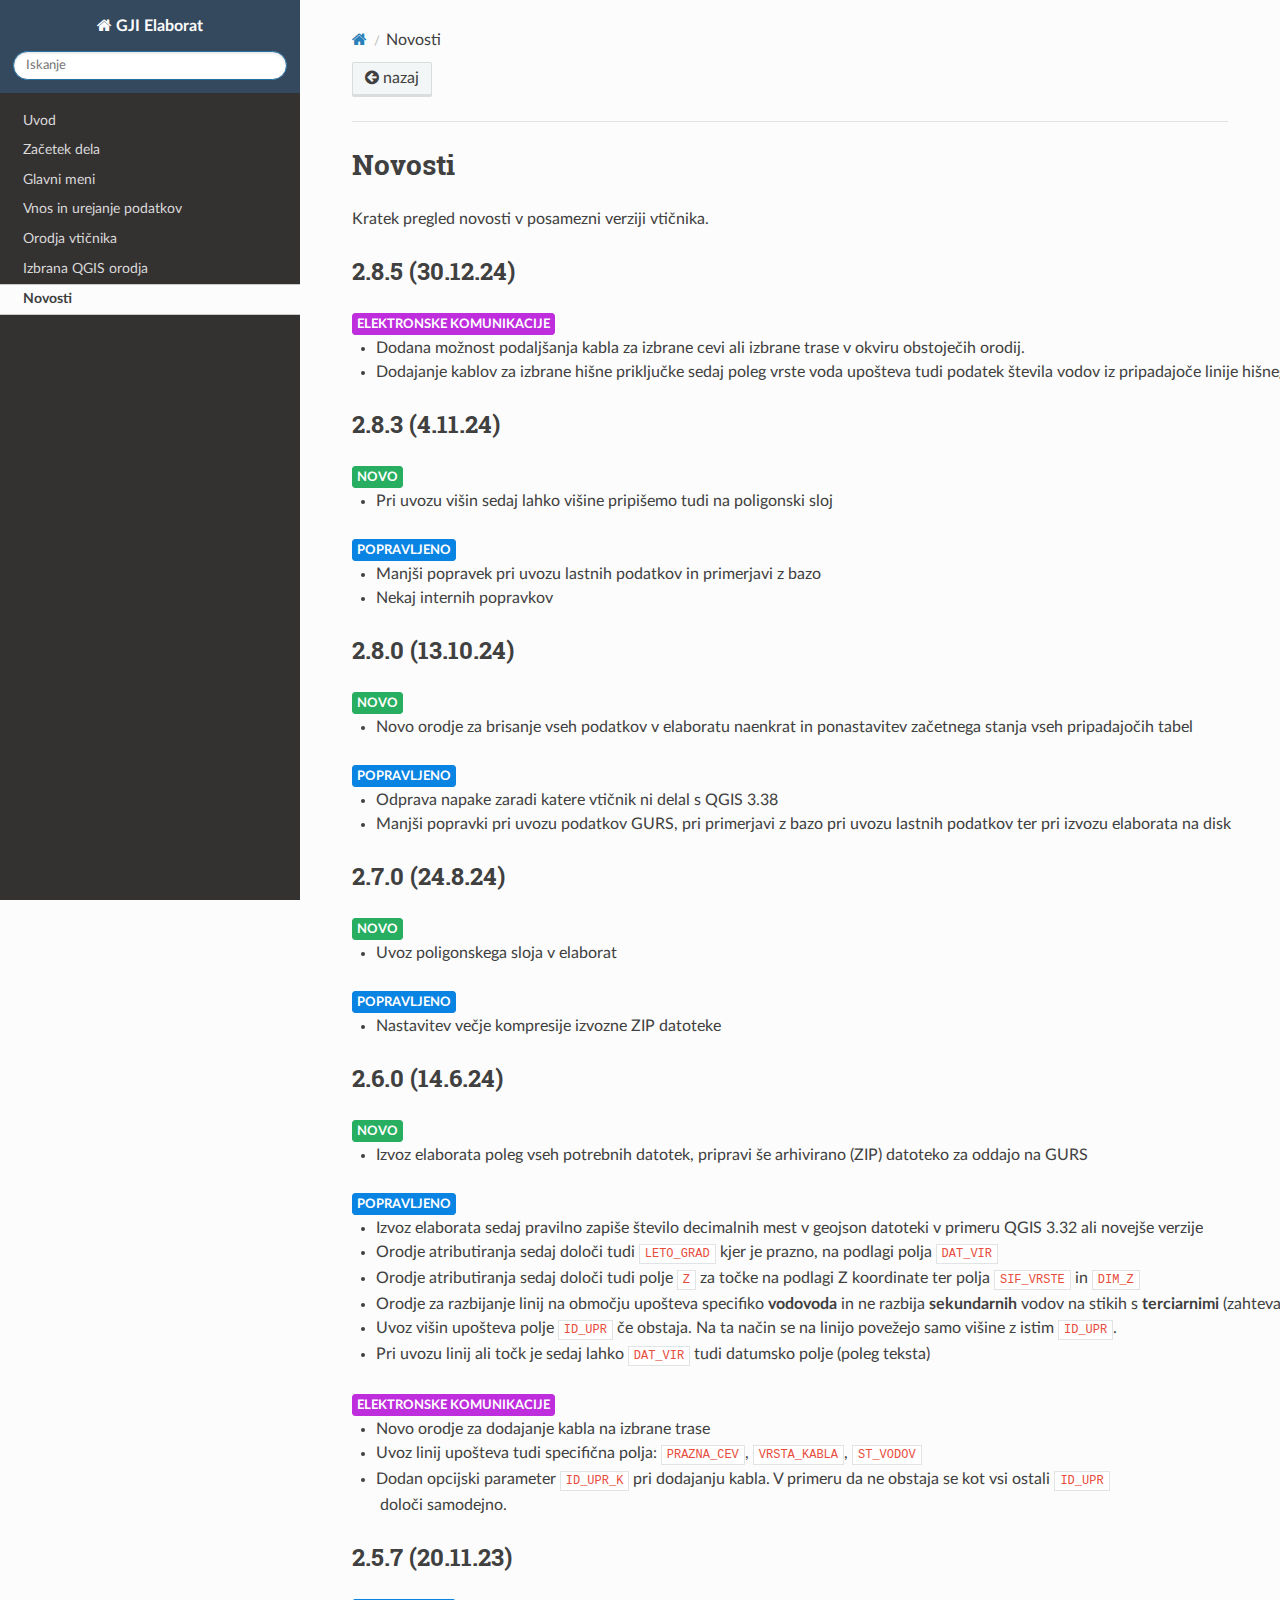
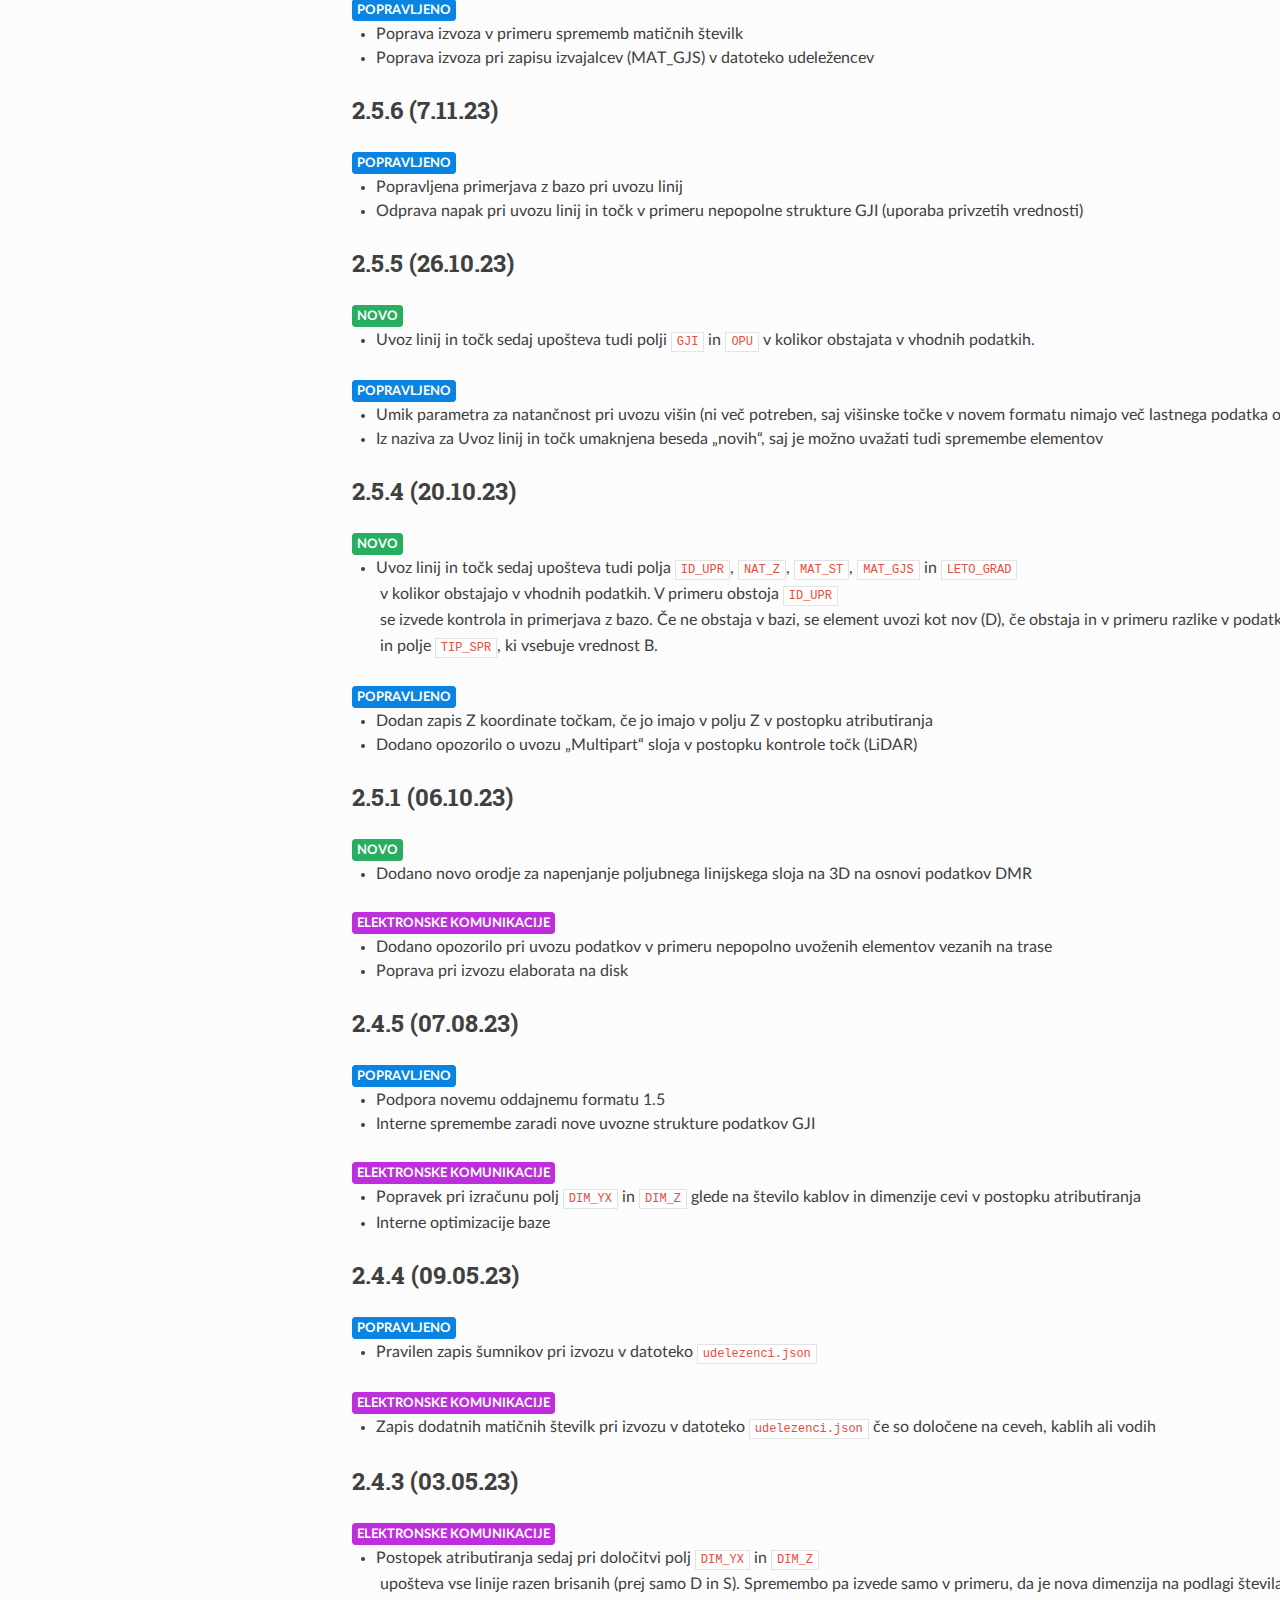
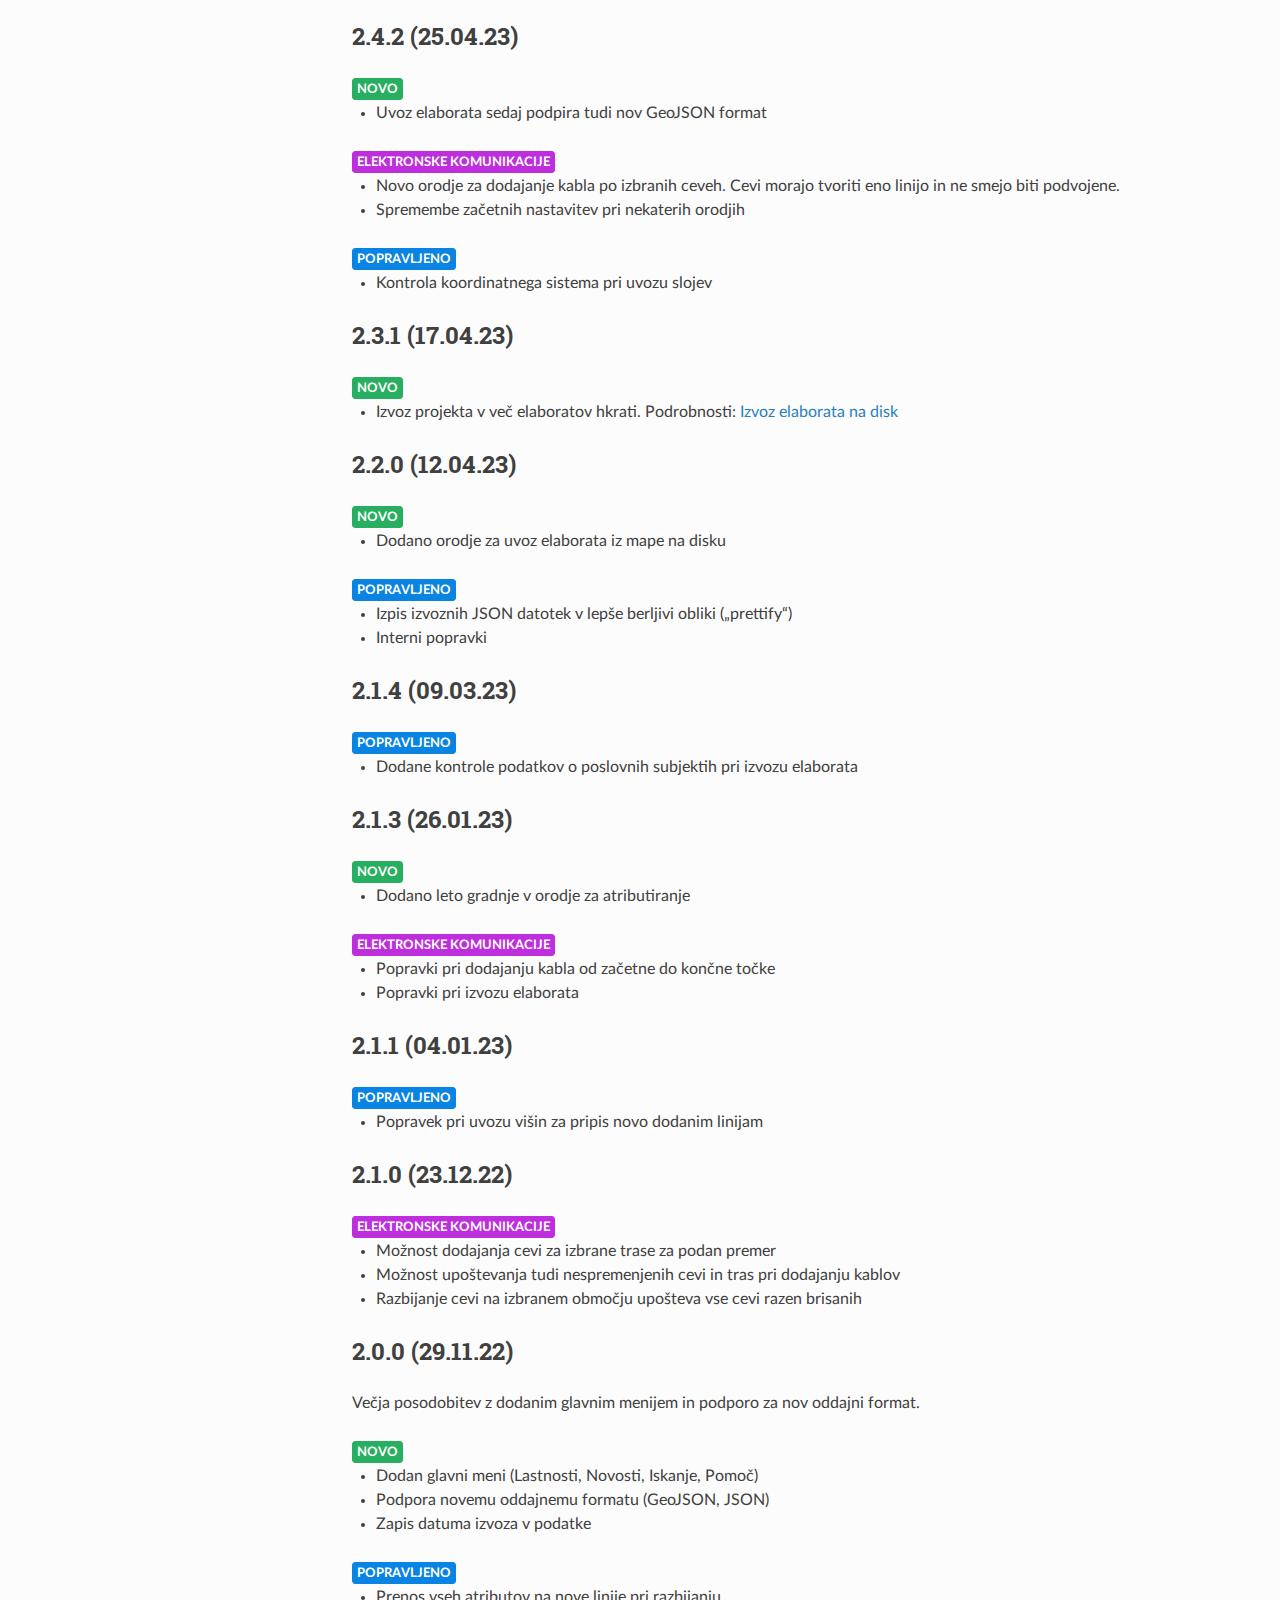
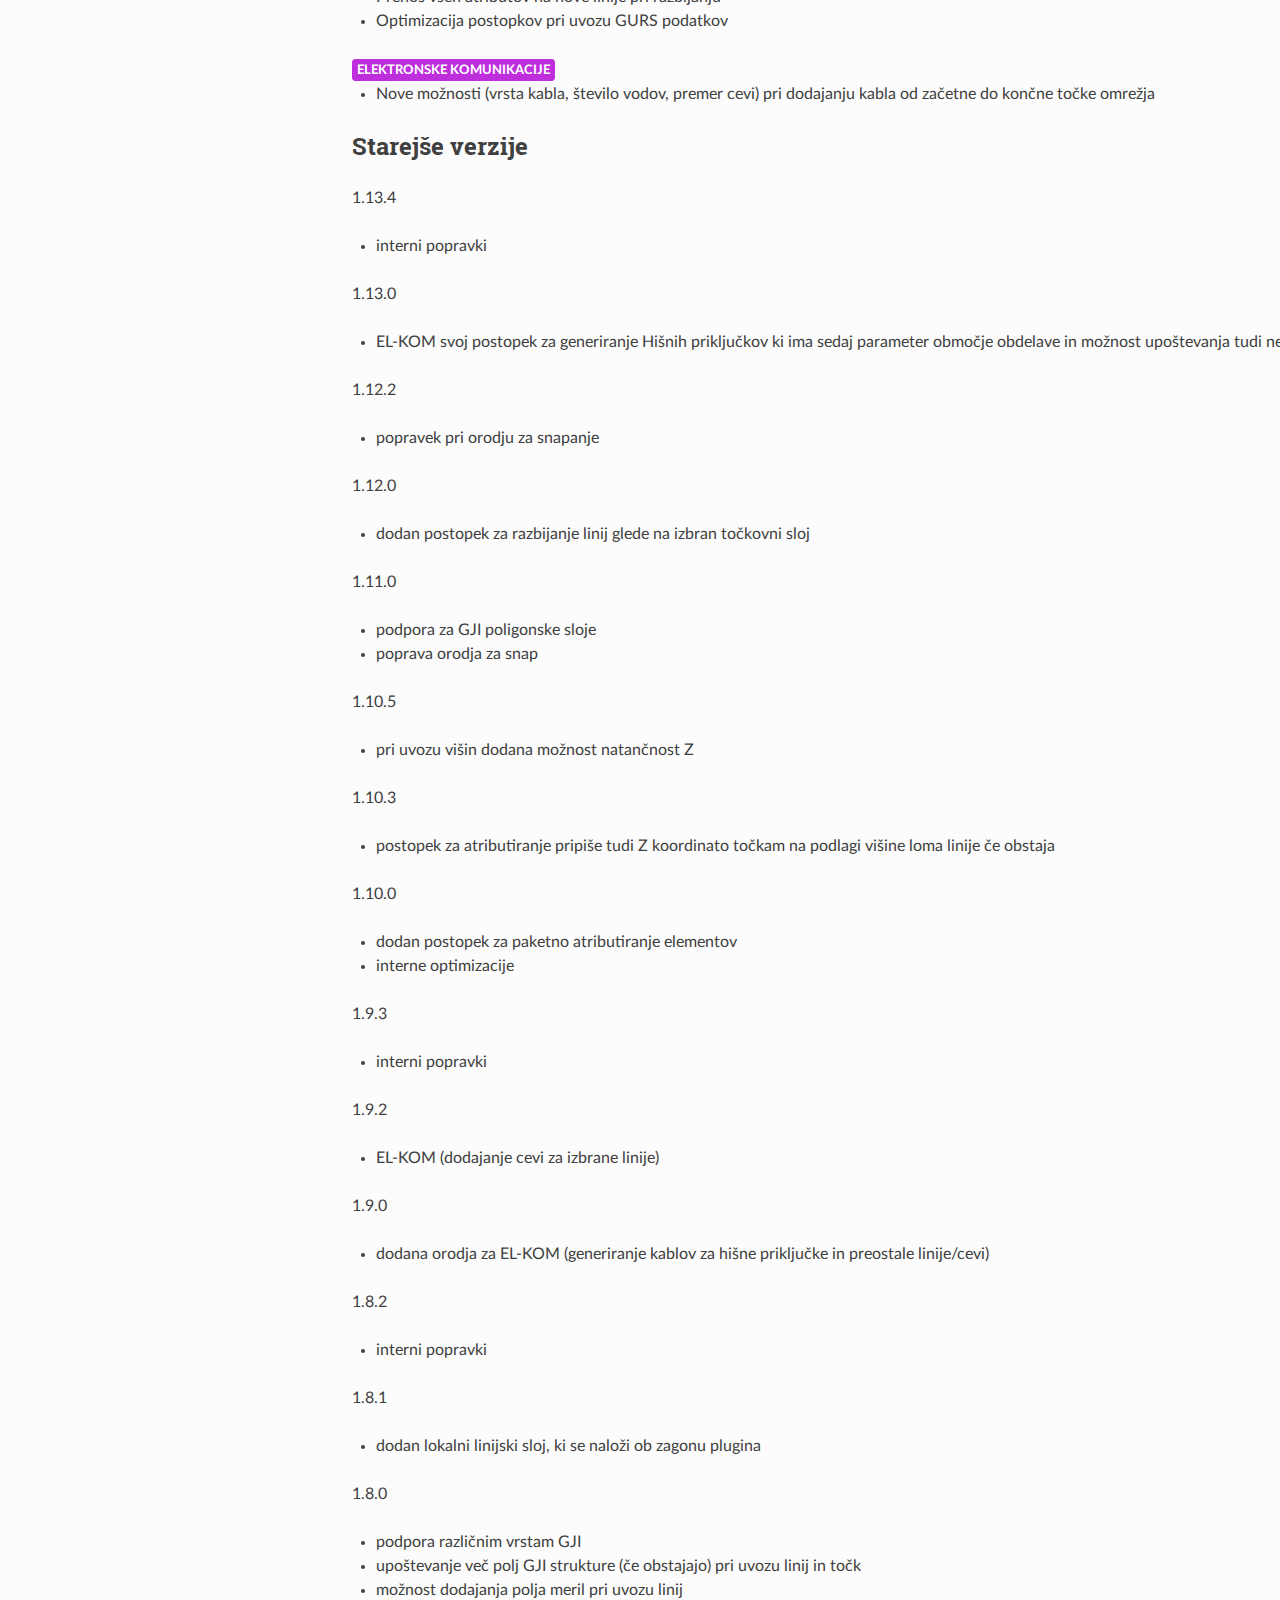
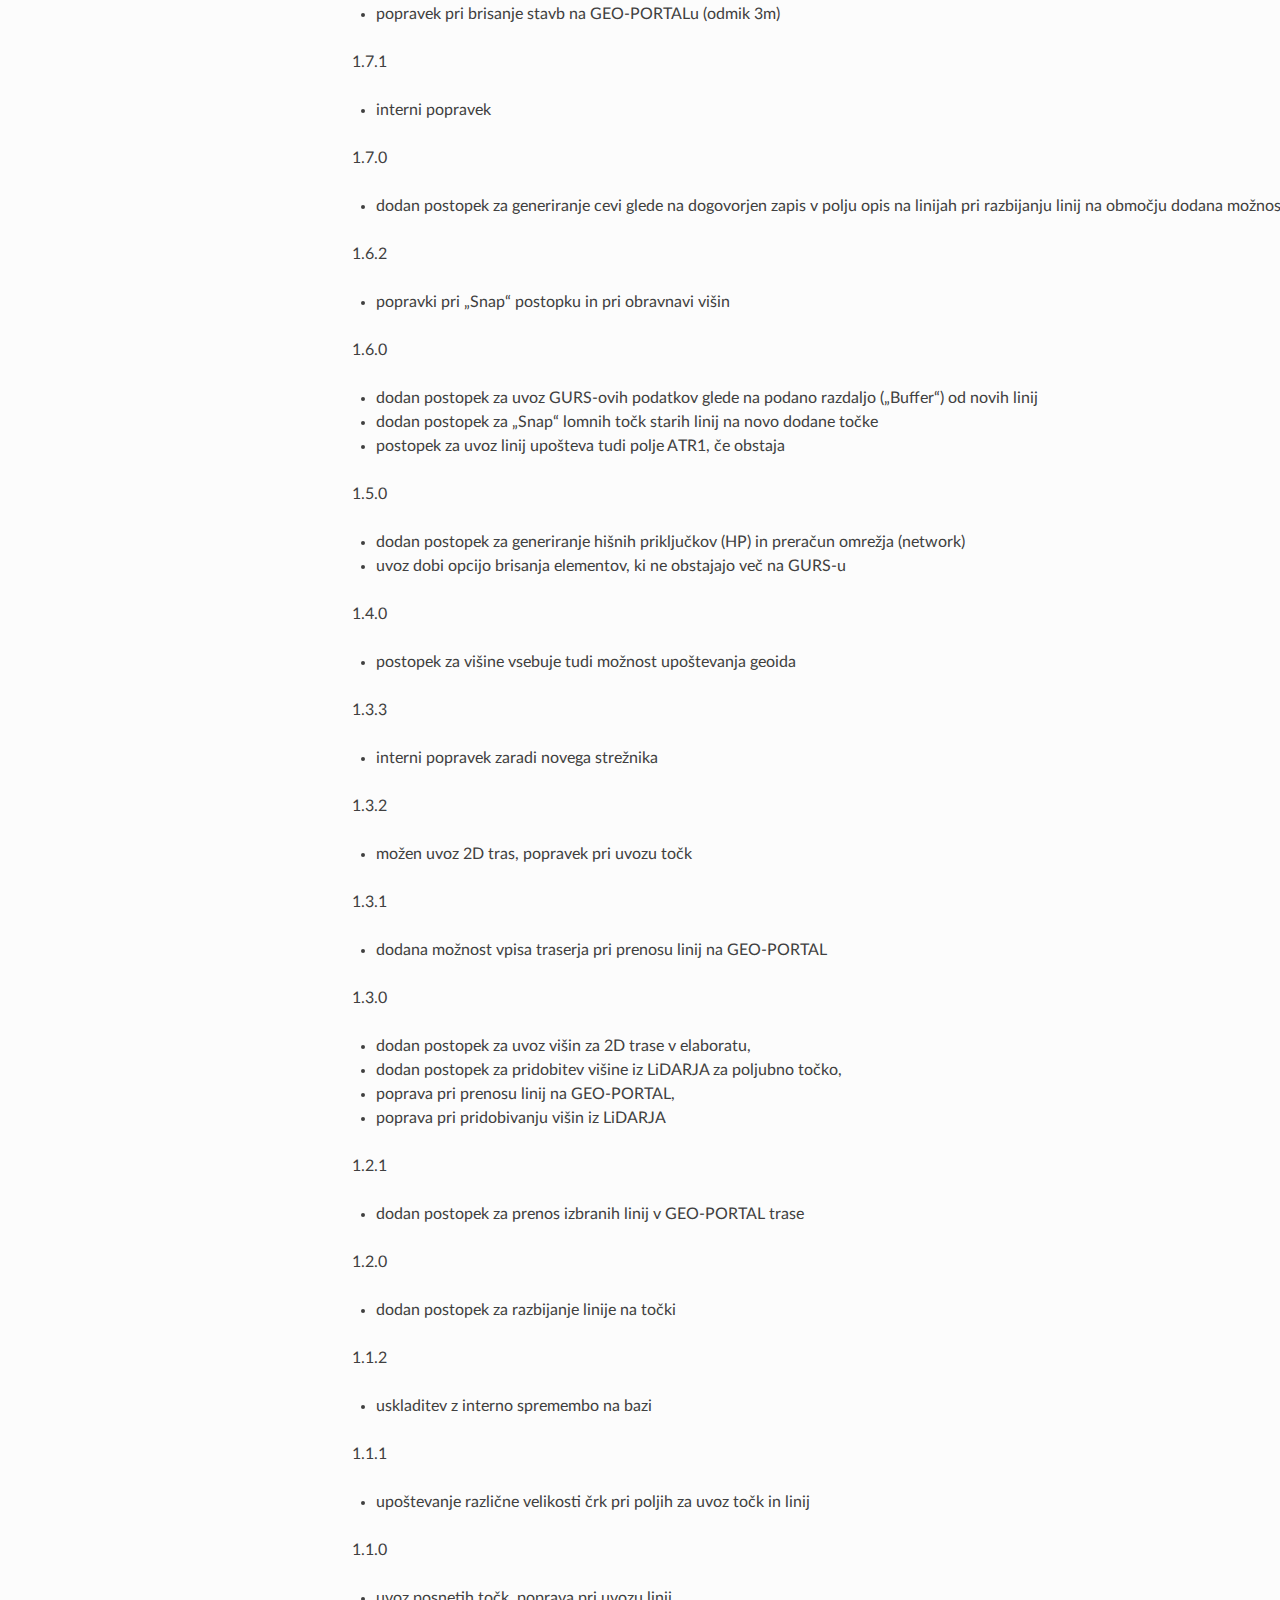
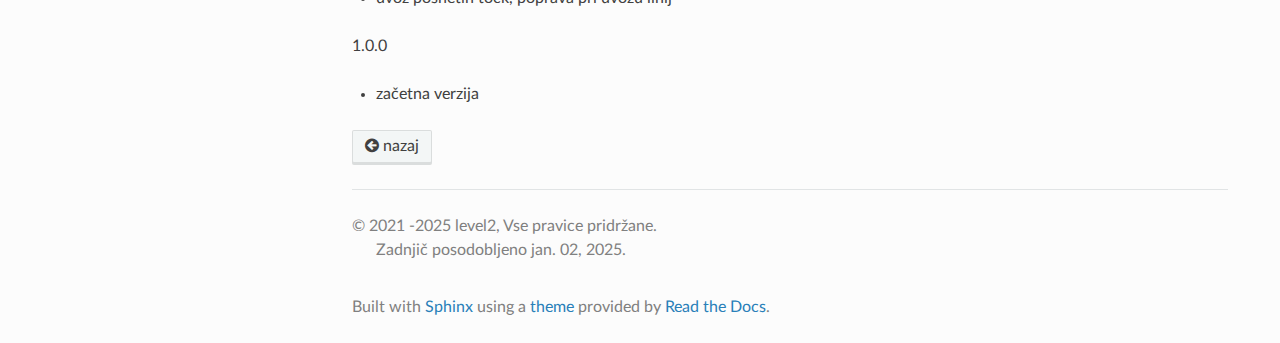
<file: novosti.html>
<!DOCTYPE html>
<html class="writer-html5" lang="sl" data-content_root="./">
<head>
  <meta charset="utf-8" /><meta name="viewport" content="width=device-width, initial-scale=1" />

  <meta name="viewport" content="width=device-width, initial-scale=1.0" />
  <title>Novosti &mdash; GJI Elaborat 2.8 documentation</title>
      <link rel="stylesheet" type="text/css" href="_static/pygments.css?v=fa44fd50" />
      <link rel="stylesheet" type="text/css" href="_static/css/theme.css?v=e59714d7" />
      <link rel="stylesheet" type="text/css" href="_static/docs.css?v=4c603fbf" />

  
    <link rel="shortcut icon" href="_static/level2-favicon.ico"/>
      <script src="_static/jquery.js?v=c305bccd"></script>
      <script src="_static/_sphinx_javascript_frameworks_compat.js?v=2cd50e6c"></script>
      <script src="_static/documentation_options.js?v=d7c1c2a4"></script>
      <script src="_static/doctools.js?v=9bcbadda"></script>
      <script src="_static/sphinx_highlight.js?v=dc90522c"></script>
      <script src="_static/translations.js?v=ad0ddf96"></script>
      <script src="_static/jquery.js?v=c305bccd"></script>
    <script src="_static/js/theme.js"></script>
    <link rel="index" title="Abecedni seznam" href="genindex.html" />
    <link rel="search" title="Išči" href="search.html" />
    <link rel="prev" title="Izbrana QGIS orodja" href="qgis-orodja.html" /> 
</head>

<body class="wy-body-for-nav"> 
  <div class="wy-grid-for-nav">
    <nav data-toggle="wy-nav-shift" class="wy-nav-side">
      <div class="wy-side-scroll">
        <div class="wy-side-nav-search"  style="background: #34495e" >

          
          
          <a href="index.html" class="icon icon-home">
            GJI Elaborat
          </a>
<div role="search">
  <form id="rtd-search-form" class="wy-form" action="search.html" method="get">
    <input type="text" name="q" placeholder="Iskanje" aria-label="Iskanje" />
    <input type="hidden" name="check_keywords" value="yes" />
    <input type="hidden" name="area" value="default" />
  </form>
</div>
        </div><div class="wy-menu wy-menu-vertical" data-spy="affix" role="navigation" aria-label="Navigation menu">
              <ul>
<li class="toctree-l1"><a class="reference internal" href="uvod.html">Uvod</a></li>
<li class="toctree-l1"><a class="reference internal" href="zacetek.html">Začetek dela</a></li>
<li class="toctree-l1"><a class="reference internal" href="meni.html">Glavni meni</a></li>
<li class="toctree-l1"><a class="reference internal" href="urejanje.html">Vnos in urejanje podatkov</a></li>
<li class="toctree-l1"><a class="reference internal" href="orodja.html">Orodja vtičnika</a></li>
<li class="toctree-l1"><a class="reference internal" href="qgis-orodja.html">Izbrana QGIS orodja</a></li>
</ul>
<ul class="current">
<li class="toctree-l1 current"><a class="current reference internal" href="#">Novosti</a></li>
</ul>

        </div>
      </div>
    </nav>

    <section data-toggle="wy-nav-shift" class="wy-nav-content-wrap"><nav class="wy-nav-top" aria-label="Mobile navigation menu"  style="background: #34495e" >
          <i data-toggle="wy-nav-top" class="fa fa-bars"></i>
          <a href="index.html">GJI Elaborat</a>
      </nav>

      <div class="wy-nav-content">
        <div class="rst-content style-external-links">
          <div role="navigation" aria-label="Page navigation">
  <ul class="wy-breadcrumbs">
      <li><a href="index.html" class="icon icon-home" aria-label="Home"></a></li>
      <li class="breadcrumb-item active">Novosti</li>
      <li class="wy-breadcrumbs-aside">
      </li>
  </ul><div class="rst-breadcrumbs-buttons" role="navigation" aria-label="Sequential page navigation">
        <a href="qgis-orodja.html" class="btn btn-neutral float-left" title="Izbrana QGIS orodja" accesskey="p"><span class="fa fa-arrow-circle-left" aria-hidden="true"></span> nazaj</a>
  </div>
  <hr/>
</div>
          <div role="main" class="document" itemscope="itemscope" itemtype="http://schema.org/Article">
           <div itemprop="articleBody">
             
  <section id="novosti">
<h1>Novosti<a class="headerlink" href="#novosti" title="povezava na to poglavje"></a></h1>
<p>Kratek pregled novosti v posamezni verziji vtičnika.</p>
<section id="v2-8-5">
<span id="id1"></span><h2>2.8.5 (30.12.24)<a class="headerlink" href="#v2-8-5" title="povezava na to poglavje"></a></h2>
<p><span class="elkomlabel">ELEKTRONSKE KOMUNIKACIJE</span></p>
<ul class="simple">
<li><p>Dodana možnost podaljšanja kabla za izbrane cevi ali izbrane trase v okviru obstoječih orodij.</p></li>
<li><p>Dodajanje kablov za izbrane hišne priključke sedaj poleg vrste voda upošteva tudi podatek števila vodov iz pripadajoče linije hišnega priključka.</p></li>
</ul>
</section>
<section id="v2-8-3">
<span id="id2"></span><h2>2.8.3 (4.11.24)<a class="headerlink" href="#v2-8-3" title="povezava na to poglavje"></a></h2>
<p><span class="newlabel">NOVO</span></p>
<ul class="simple">
<li><p>Pri uvozu višin sedaj lahko višine pripišemo tudi na poligonski sloj</p></li>
</ul>
<p><span class="fixlabel">POPRAVLJENO</span></p>
<ul class="simple">
<li><p>Manjši popravek pri uvozu lastnih podatkov in primerjavi z bazo</p></li>
<li><p>Nekaj internih popravkov</p></li>
</ul>
</section>
<section id="v2-8-0">
<span id="id3"></span><h2>2.8.0 (13.10.24)<a class="headerlink" href="#v2-8-0" title="povezava na to poglavje"></a></h2>
<p><span class="newlabel">NOVO</span></p>
<ul class="simple">
<li><p>Novo orodje za brisanje vseh podatkov v elaboratu naenkrat in ponastavitev začetnega stanja vseh pripadajočih tabel</p></li>
</ul>
<p><span class="fixlabel">POPRAVLJENO</span></p>
<ul class="simple">
<li><p>Odprava napake zaradi katere vtičnik ni delal s QGIS 3.38</p></li>
<li><p>Manjši popravki pri uvozu podatkov GURS, pri primerjavi z bazo pri uvozu lastnih podatkov ter pri izvozu elaborata na disk</p></li>
</ul>
</section>
<section id="v2-7-0">
<span id="id4"></span><h2>2.7.0 (24.8.24)<a class="headerlink" href="#v2-7-0" title="povezava na to poglavje"></a></h2>
<p><span class="newlabel">NOVO</span></p>
<ul class="simple">
<li><p>Uvoz poligonskega sloja v elaborat</p></li>
</ul>
<p><span class="fixlabel">POPRAVLJENO</span></p>
<ul class="simple">
<li><p>Nastavitev večje kompresije izvozne ZIP datoteke</p></li>
</ul>
</section>
<section id="v2-6-0">
<span id="id5"></span><h2>2.6.0 (14.6.24)<a class="headerlink" href="#v2-6-0" title="povezava na to poglavje"></a></h2>
<p><span class="newlabel">NOVO</span></p>
<ul class="simple">
<li><p>Izvoz elaborata poleg vseh potrebnih datotek, pripravi še arhivirano (ZIP) datoteko za oddajo na GURS</p></li>
</ul>
<p><span class="fixlabel">POPRAVLJENO</span></p>
<ul class="simple">
<li><p>Izvoz elaborata sedaj pravilno zapiše število decimalnih mest v geojson datoteki v primeru QGIS 3.32 ali novejše verzije</p></li>
<li><p>Orodje atributiranja sedaj določi tudi <code class="docutils literal notranslate"><span class="pre">LETO_GRAD</span></code> kjer je prazno, na podlagi polja <code class="docutils literal notranslate"><span class="pre">DAT_VIR</span></code></p></li>
<li><p>Orodje atributiranja sedaj določi tudi polje <code class="docutils literal notranslate"><span class="pre">Z</span></code> za točke na podlagi Z koordinate ter polja <code class="docutils literal notranslate"><span class="pre">SIF_VRSTE</span></code> in <code class="docutils literal notranslate"><span class="pre">DIM_Z</span></code></p></li>
<li><p>Orodje za razbijanje linij na območju upošteva specifiko <strong>vodovoda</strong> in ne razbija <strong>sekundarnih</strong> vodov na stikih s <strong>terciarnimi</strong> (zahtevana skripta za posodobitev baze)</p></li>
<li><p>Uvoz višin upošteva polje <code class="docutils literal notranslate"><span class="pre">ID_UPR</span></code> če obstaja. Na ta način se na linijo povežejo samo višine z istim <code class="docutils literal notranslate"><span class="pre">ID_UPR</span></code>.</p></li>
<li><p>Pri uvozu linij ali točk je sedaj lahko <code class="docutils literal notranslate"><span class="pre">DAT_VIR</span></code> tudi datumsko polje (poleg teksta)</p></li>
</ul>
<p><span class="elkomlabel">ELEKTRONSKE KOMUNIKACIJE</span></p>
<ul class="simple">
<li><p>Novo orodje za dodajanje kabla na izbrane trase</p></li>
<li><p>Uvoz linij upošteva tudi specifična polja: <code class="docutils literal notranslate"><span class="pre">PRAZNA_CEV</span></code>, <code class="docutils literal notranslate"><span class="pre">VRSTA_KABLA</span></code>, <code class="docutils literal notranslate"><span class="pre">ST_VODOV</span></code></p></li>
<li><p>Dodan opcijski parameter <code class="docutils literal notranslate"><span class="pre">ID_UPR_K</span></code> pri dodajanju kabla. V primeru da ne obstaja se kot vsi ostali <code class="docutils literal notranslate"><span class="pre">ID_UPR</span></code> določi samodejno.</p></li>
</ul>
</section>
<section id="v2-5-7">
<span id="id6"></span><h2>2.5.7 (20.11.23)<a class="headerlink" href="#v2-5-7" title="povezava na to poglavje"></a></h2>
<p><span class="fixlabel">POPRAVLJENO</span></p>
<ul class="simple">
<li><p>Poprava izvoza v primeru sprememb matičnih številk</p></li>
<li><p>Poprava izvoza pri zapisu izvajalcev (MAT_GJS) v datoteko udeležencev</p></li>
</ul>
</section>
<section id="v2-5-6">
<span id="id7"></span><h2>2.5.6 (7.11.23)<a class="headerlink" href="#v2-5-6" title="povezava na to poglavje"></a></h2>
<p><span class="fixlabel">POPRAVLJENO</span></p>
<ul class="simple">
<li><p>Popravljena primerjava z bazo pri uvozu linij</p></li>
<li><p>Odprava napak pri uvozu linij in točk v primeru nepopolne strukture GJI (uporaba privzetih vrednosti)</p></li>
</ul>
</section>
<section id="v2-5-5">
<span id="id8"></span><h2>2.5.5 (26.10.23)<a class="headerlink" href="#v2-5-5" title="povezava na to poglavje"></a></h2>
<p><span class="newlabel">NOVO</span></p>
<ul class="simple">
<li><p>Uvoz linij in točk sedaj upošteva tudi polji <code class="docutils literal notranslate"><span class="pre">GJI</span></code> in <code class="docutils literal notranslate"><span class="pre">OPU</span></code> v kolikor obstajata v vhodnih podatkih.</p></li>
</ul>
<p><span class="fixlabel">POPRAVLJENO</span></p>
<ul class="simple">
<li><p>Umik parametra za natančnost pri uvozu višin (ni več potreben, saj višinske točke v novem formatu nimajo več lastnega podatka o natančnosti)</p></li>
<li><p>Iz naziva za Uvoz linij in točk umaknjena beseda „novih“, saj je možno uvažati tudi spremembe elementov</p></li>
</ul>
</section>
<section id="v2-5-4">
<span id="id9"></span><h2>2.5.4 (20.10.23)<a class="headerlink" href="#v2-5-4" title="povezava na to poglavje"></a></h2>
<p><span class="newlabel">NOVO</span></p>
<ul class="simple">
<li><p>Uvoz linij in točk sedaj upošteva tudi polja <code class="docutils literal notranslate"><span class="pre">ID_UPR</span></code>, <code class="docutils literal notranslate"><span class="pre">NAT_Z</span></code>, <code class="docutils literal notranslate"><span class="pre">MAT_ST</span></code>, <code class="docutils literal notranslate"><span class="pre">MAT_GJS</span></code> in <code class="docutils literal notranslate"><span class="pre">LETO_GRAD</span></code> v kolikor obstajajo v vhodnih podatkih. V primeru obstoja <code class="docutils literal notranslate"><span class="pre">ID_UPR</span></code> se izvede kontrola in primerjava z bazo. Če ne obstaja v bazi, se element uvozi kot nov (D), če obstaja in v primeru razlike v podatkih ali geometriji pa se spremeni (S). Dodatno se v tem postopku uvozi tudi brisanje elementov, če obstaja <code class="docutils literal notranslate"><span class="pre">ID_UPR</span></code> in polje <code class="docutils literal notranslate"><span class="pre">TIP_SPR</span></code>, ki vsebuje vrednost B.</p></li>
</ul>
<p><span class="fixlabel">POPRAVLJENO</span></p>
<ul class="simple">
<li><p>Dodan zapis Z koordinate točkam, če jo imajo v polju Z v postopku atributiranja</p></li>
<li><p>Dodano opozorilo o uvozu „Multipart“ sloja v postopku kontrole točk (LiDAR)</p></li>
</ul>
</section>
<section id="v2-5-1">
<span id="id10"></span><h2>2.5.1 (06.10.23)<a class="headerlink" href="#v2-5-1" title="povezava na to poglavje"></a></h2>
<p><span class="newlabel">NOVO</span></p>
<ul class="simple">
<li><p>Dodano novo orodje za napenjanje poljubnega linijskega sloja na 3D na osnovi podatkov DMR</p></li>
</ul>
<p><span class="elkomlabel">ELEKTRONSKE KOMUNIKACIJE</span></p>
<ul class="simple">
<li><p>Dodano opozorilo pri uvozu podatkov v primeru nepopolno uvoženih elementov vezanih na trase</p></li>
<li><p>Poprava pri izvozu elaborata na disk</p></li>
</ul>
</section>
<section id="v2-4-5">
<span id="id11"></span><h2>2.4.5 (07.08.23)<a class="headerlink" href="#v2-4-5" title="povezava na to poglavje"></a></h2>
<p><span class="fixlabel">POPRAVLJENO</span></p>
<ul class="simple">
<li><p>Podpora novemu oddajnemu formatu 1.5</p></li>
<li><p>Interne spremembe zaradi nove uvozne strukture podatkov GJI</p></li>
</ul>
<p><span class="elkomlabel">ELEKTRONSKE KOMUNIKACIJE</span></p>
<ul class="simple">
<li><p>Popravek pri izračunu polj <code class="docutils literal notranslate"><span class="pre">DIM_YX</span></code> in <code class="docutils literal notranslate"><span class="pre">DIM_Z</span></code> glede na število kablov in dimenzije cevi v postopku atributiranja</p></li>
<li><p>Interne optimizacije baze</p></li>
</ul>
</section>
<section id="v2-4-4">
<span id="id12"></span><h2>2.4.4 (09.05.23)<a class="headerlink" href="#v2-4-4" title="povezava na to poglavje"></a></h2>
<p><span class="fixlabel">POPRAVLJENO</span></p>
<ul class="simple">
<li><p>Pravilen zapis šumnikov pri izvozu v datoteko <code class="docutils literal notranslate"><span class="pre">udelezenci.json</span></code></p></li>
</ul>
<p><span class="elkomlabel">ELEKTRONSKE KOMUNIKACIJE</span></p>
<ul class="simple">
<li><p>Zapis dodatnih matičnih številk pri izvozu v datoteko <code class="docutils literal notranslate"><span class="pre">udelezenci.json</span></code> če so določene na ceveh, kablih ali vodih</p></li>
</ul>
</section>
<section id="v2-4-3">
<span id="id13"></span><h2>2.4.3 (03.05.23)<a class="headerlink" href="#v2-4-3" title="povezava na to poglavje"></a></h2>
<p><span class="elkomlabel">ELEKTRONSKE KOMUNIKACIJE</span></p>
<ul class="simple">
<li><p>Postopek atributiranja sedaj pri določitvi polj <code class="docutils literal notranslate"><span class="pre">DIM_YX</span></code> in <code class="docutils literal notranslate"><span class="pre">DIM_Z</span></code> upošteva vse linije razen brisanih (prej samo D in S). Spremembo pa izvede samo v primeru, da je nova dimenzija na podlagi števila in dimenzije cevi in kablov večja od podatkov obstoječe linije.</p></li>
</ul>
</section>
<section id="v2-4-2">
<span id="id14"></span><h2>2.4.2 (25.04.23)<a class="headerlink" href="#v2-4-2" title="povezava na to poglavje"></a></h2>
<p><span class="newlabel">NOVO</span></p>
<ul class="simple">
<li><p>Uvoz elaborata sedaj podpira tudi nov GeoJSON format</p></li>
</ul>
<p><span class="elkomlabel">ELEKTRONSKE KOMUNIKACIJE</span></p>
<ul class="simple">
<li><p>Novo orodje za dodajanje kabla po izbranih ceveh. Cevi morajo tvoriti eno linijo in ne smejo biti podvojene.</p></li>
<li><p>Spremembe začetnih nastavitev pri nekaterih orodjih</p></li>
</ul>
<p><span class="fixlabel">POPRAVLJENO</span></p>
<ul class="simple">
<li><p>Kontrola koordinatnega sistema pri uvozu slojev</p></li>
</ul>
</section>
<section id="v2-3-1">
<span id="id15"></span><h2>2.3.1 (17.04.23)<a class="headerlink" href="#v2-3-1" title="povezava na to poglavje"></a></h2>
<p><span class="newlabel">NOVO</span></p>
<ul class="simple">
<li><p>Izvoz projekta v več elaboratov hkrati. Podrobnosti: <a class="reference internal" href="orodja.html#izvoz"><span class="std std-ref">Izvoz elaborata na disk</span></a></p></li>
</ul>
</section>
<section id="v2-2-0">
<span id="id16"></span><h2>2.2.0 (12.04.23)<a class="headerlink" href="#v2-2-0" title="povezava na to poglavje"></a></h2>
<p><span class="newlabel">NOVO</span></p>
<ul class="simple">
<li><p>Dodano orodje za uvoz elaborata iz mape na disku</p></li>
</ul>
<p><span class="fixlabel">POPRAVLJENO</span></p>
<ul class="simple">
<li><p>Izpis izvoznih JSON datotek v lepše berljivi obliki („prettify“)</p></li>
<li><p>Interni popravki</p></li>
</ul>
</section>
<section id="v2-1-4">
<span id="id17"></span><h2>2.1.4 (09.03.23)<a class="headerlink" href="#v2-1-4" title="povezava na to poglavje"></a></h2>
<p><span class="fixlabel">POPRAVLJENO</span></p>
<ul class="simple">
<li><p>Dodane kontrole podatkov o poslovnih subjektih pri izvozu elaborata</p></li>
</ul>
</section>
<section id="v2-1-3">
<span id="id18"></span><h2>2.1.3 (26.01.23)<a class="headerlink" href="#v2-1-3" title="povezava na to poglavje"></a></h2>
<p><span class="newlabel">NOVO</span></p>
<ul class="simple">
<li><p>Dodano leto gradnje v orodje za atributiranje</p></li>
</ul>
<p><span class="elkomlabel">ELEKTRONSKE KOMUNIKACIJE</span></p>
<ul class="simple">
<li><p>Popravki pri dodajanju kabla od začetne do končne točke</p></li>
<li><p>Popravki pri izvozu elaborata</p></li>
</ul>
</section>
<section id="v2-1-1">
<span id="id19"></span><h2>2.1.1 (04.01.23)<a class="headerlink" href="#v2-1-1" title="povezava na to poglavje"></a></h2>
<p><span class="fixlabel">POPRAVLJENO</span></p>
<ul class="simple">
<li><p>Popravek pri uvozu višin za pripis novo dodanim linijam</p></li>
</ul>
</section>
<section id="v2-1-0">
<span id="id20"></span><h2>2.1.0 (23.12.22)<a class="headerlink" href="#v2-1-0" title="povezava na to poglavje"></a></h2>
<p><span class="elkomlabel">ELEKTRONSKE KOMUNIKACIJE</span></p>
<ul class="simple">
<li><p>Možnost dodajanja cevi za izbrane trase za podan premer</p></li>
<li><p>Možnost upoštevanja tudi nespremenjenih cevi in tras pri dodajanju kablov</p></li>
<li><p>Razbijanje cevi na izbranem območju upošteva vse cevi razen brisanih</p></li>
</ul>
</section>
<section id="v2-0-0">
<span id="id21"></span><h2>2.0.0 (29.11.22)<a class="headerlink" href="#v2-0-0" title="povezava na to poglavje"></a></h2>
<p>Večja posodobitev z dodanim glavnim menijem in podporo za nov oddajni format.</p>
<p><span class="newlabel">NOVO</span></p>
<ul class="simple">
<li><p>Dodan glavni meni (Lastnosti, Novosti, Iskanje, Pomoč)</p></li>
<li><p>Podpora novemu oddajnemu formatu (GeoJSON, JSON)</p></li>
<li><p>Zapis datuma izvoza v podatke</p></li>
</ul>
<p><span class="fixlabel">POPRAVLJENO</span></p>
<ul class="simple">
<li><p>Prenos vseh atributov na nove linije pri razbijanju</p></li>
<li><p>Optimizacija postopkov pri uvozu GURS podatkov</p></li>
</ul>
<p><span class="elkomlabel">ELEKTRONSKE KOMUNIKACIJE</span></p>
<ul class="simple">
<li><p>Nove možnosti (vrsta kabla, število vodov, premer cevi) pri dodajanju kabla od začetne do končne točke omrežja</p></li>
</ul>
</section>
<section id="starejse-verzije">
<h2>Starejše verzije<a class="headerlink" href="#starejse-verzije" title="povezava na to poglavje"></a></h2>
<p>1.13.4</p>
<ul class="simple">
<li><p>interni popravki</p></li>
</ul>
<p>1.13.0</p>
<ul class="simple">
<li><p>EL-KOM svoj postopek za generiranje Hišnih priključkov ki ima sedaj parameter območje obdelave in možnost upoštevanja tudi nespremenjenih linij</p></li>
</ul>
<p>1.12.2</p>
<ul class="simple">
<li><p>popravek pri orodju za snapanje</p></li>
</ul>
<p>1.12.0</p>
<ul class="simple">
<li><p>dodan postopek za razbijanje linij glede na izbran točkovni sloj</p></li>
</ul>
<p>1.11.0</p>
<ul class="simple">
<li><p>podpora za GJI poligonske sloje</p></li>
<li><p>poprava orodja za snap</p></li>
</ul>
<p>1.10.5</p>
<ul class="simple">
<li><p>pri uvozu višin dodana možnost natančnost Z</p></li>
</ul>
<p>1.10.3</p>
<ul class="simple">
<li><p>postopek za atributiranje pripiše tudi Z koordinato točkam na podlagi višine loma linije če obstaja</p></li>
</ul>
<p>1.10.0</p>
<ul class="simple">
<li><p>dodan postopek za paketno atributiranje elementov</p></li>
<li><p>interne optimizacije</p></li>
</ul>
<p>1.9.3</p>
<ul class="simple">
<li><p>interni popravki</p></li>
</ul>
<p>1.9.2</p>
<ul class="simple">
<li><p>EL-KOM (dodajanje cevi za izbrane linije)</p></li>
</ul>
<p>1.9.0</p>
<ul class="simple">
<li><p>dodana orodja za EL-KOM (generiranje kablov za hišne priključke in preostale linije/cevi)</p></li>
</ul>
<p>1.8.2</p>
<ul class="simple">
<li><p>interni popravki</p></li>
</ul>
<p>1.8.1</p>
<ul class="simple">
<li><p>dodan lokalni linijski sloj, ki se naloži ob zagonu plugina</p></li>
</ul>
<p>1.8.0</p>
<ul class="simple">
<li><p>podpora različnim vrstam GJI</p></li>
<li><p>upoštevanje več polj GJI strukture (če obstajajo) pri uvozu linij in točk</p></li>
<li><p>možnost dodajanja polja meril pri uvozu linij</p></li>
<li><p>popravek pri brisanje stavb na GEO-PORTALu (odmik 3m)</p></li>
</ul>
<p>1.7.1</p>
<ul class="simple">
<li><p>interni popravek</p></li>
</ul>
<p>1.7.0</p>
<ul class="simple">
<li><p>dodan postopek za generiranje cevi glede na dogovorjen zapis v polju opis na linijah pri razbijanju linij na območju dodana možnost razbijanja še cevi po posameznih trasah manjši interni popravki</p></li>
</ul>
<p>1.6.2</p>
<ul class="simple">
<li><p>popravki pri „Snap“ postopku in pri obravnavi višin</p></li>
</ul>
<p>1.6.0</p>
<ul class="simple">
<li><p>dodan postopek za uvoz GURS-ovih podatkov glede na podano razdaljo („Buffer“) od novih linij</p></li>
<li><p>dodan postopek za „Snap“ lomnih točk starih linij na novo dodane točke</p></li>
<li><p>postopek za uvoz linij upošteva tudi polje ATR1, če obstaja</p></li>
</ul>
<p>1.5.0</p>
<ul class="simple">
<li><p>dodan postopek za generiranje hišnih priključkov (HP) in preračun omrežja (network)</p></li>
<li><p>uvoz dobi opcijo brisanja elementov, ki ne obstajajo več na GURS-u</p></li>
</ul>
<p>1.4.0</p>
<ul class="simple">
<li><p>postopek za višine vsebuje tudi možnost upoštevanja geoida</p></li>
</ul>
<p>1.3.3</p>
<ul class="simple">
<li><p>interni popravek zaradi novega strežnika</p></li>
</ul>
<p>1.3.2</p>
<ul class="simple">
<li><p>možen uvoz 2D tras, popravek pri uvozu točk</p></li>
</ul>
<p>1.3.1</p>
<ul class="simple">
<li><p>dodana možnost vpisa traserja pri prenosu linij na GEO-PORTAL</p></li>
</ul>
<p>1.3.0</p>
<ul class="simple">
<li><p>dodan postopek za uvoz višin za 2D trase v elaboratu,</p></li>
<li><p>dodan postopek za pridobitev višine iz LiDARJA za poljubno točko,</p></li>
<li><p>poprava pri prenosu linij na GEO-PORTAL,</p></li>
<li><p>poprava pri pridobivanju višin iz LiDARJA</p></li>
</ul>
<p>1.2.1</p>
<ul class="simple">
<li><p>dodan postopek za prenos izbranih linij v GEO-PORTAL trase</p></li>
</ul>
<p>1.2.0</p>
<ul class="simple">
<li><p>dodan postopek za razbijanje linije na točki</p></li>
</ul>
<p>1.1.2</p>
<ul class="simple">
<li><p>uskladitev z interno spremembo na bazi</p></li>
</ul>
<p>1.1.1</p>
<ul class="simple">
<li><p>upoštevanje različne velikosti črk pri poljih za uvoz točk in linij</p></li>
</ul>
<p>1.1.0</p>
<ul class="simple">
<li><p>uvoz posnetih točk, poprava pri uvozu linij</p></li>
</ul>
<p>1.0.0</p>
<ul class="simple">
<li><p>začetna verzija</p></li>
</ul>
</section>
</section>


           </div>
          </div>
          <footer><div class="rst-footer-buttons" role="navigation" aria-label="noga">
        <a href="qgis-orodja.html" class="btn btn-neutral float-left" title="Izbrana QGIS orodja" accesskey="p" rel="prev"><span class="fa fa-arrow-circle-left" aria-hidden="true"></span> nazaj</a>
    </div>

  <hr/>

  <div role="contentinfo">
    <p>&#169; 2021 -2025 level2, Vse pravice pridržane.
      <span class="lastupdated">Zadnjič posodobljeno jan. 02, 2025.
      </span></p>
  </div>

  Built with <a href="https://www.sphinx-doc.org/">Sphinx</a> using a
    <a href="https://github.com/readthedocs/sphinx_rtd_theme">theme</a>
    provided by <a href="https://readthedocs.org">Read the Docs</a>.
   

</footer>
        </div>
      </div>
    </section>
  </div>
  <script>
      jQuery(function () {
          SphinxRtdTheme.Navigation.enable(false);
      });
  </script> 

</body>
</html>
</file>
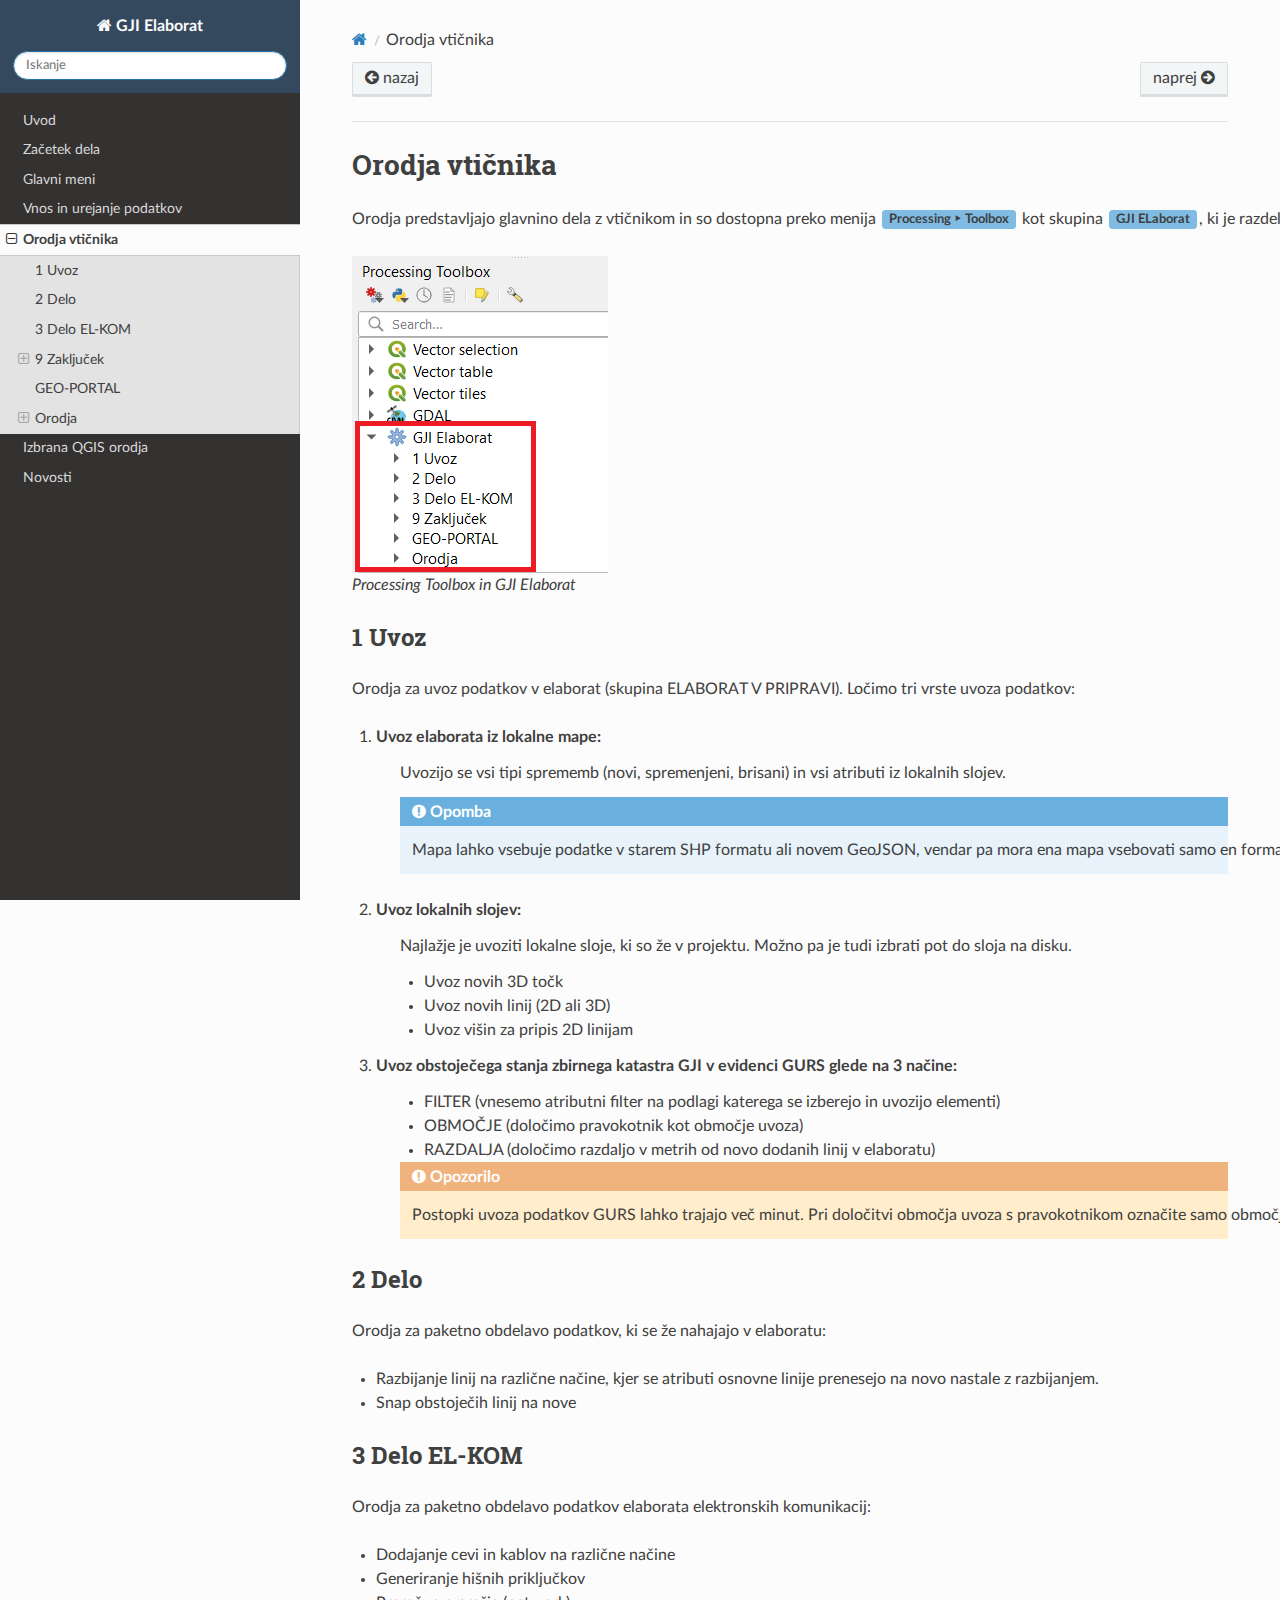
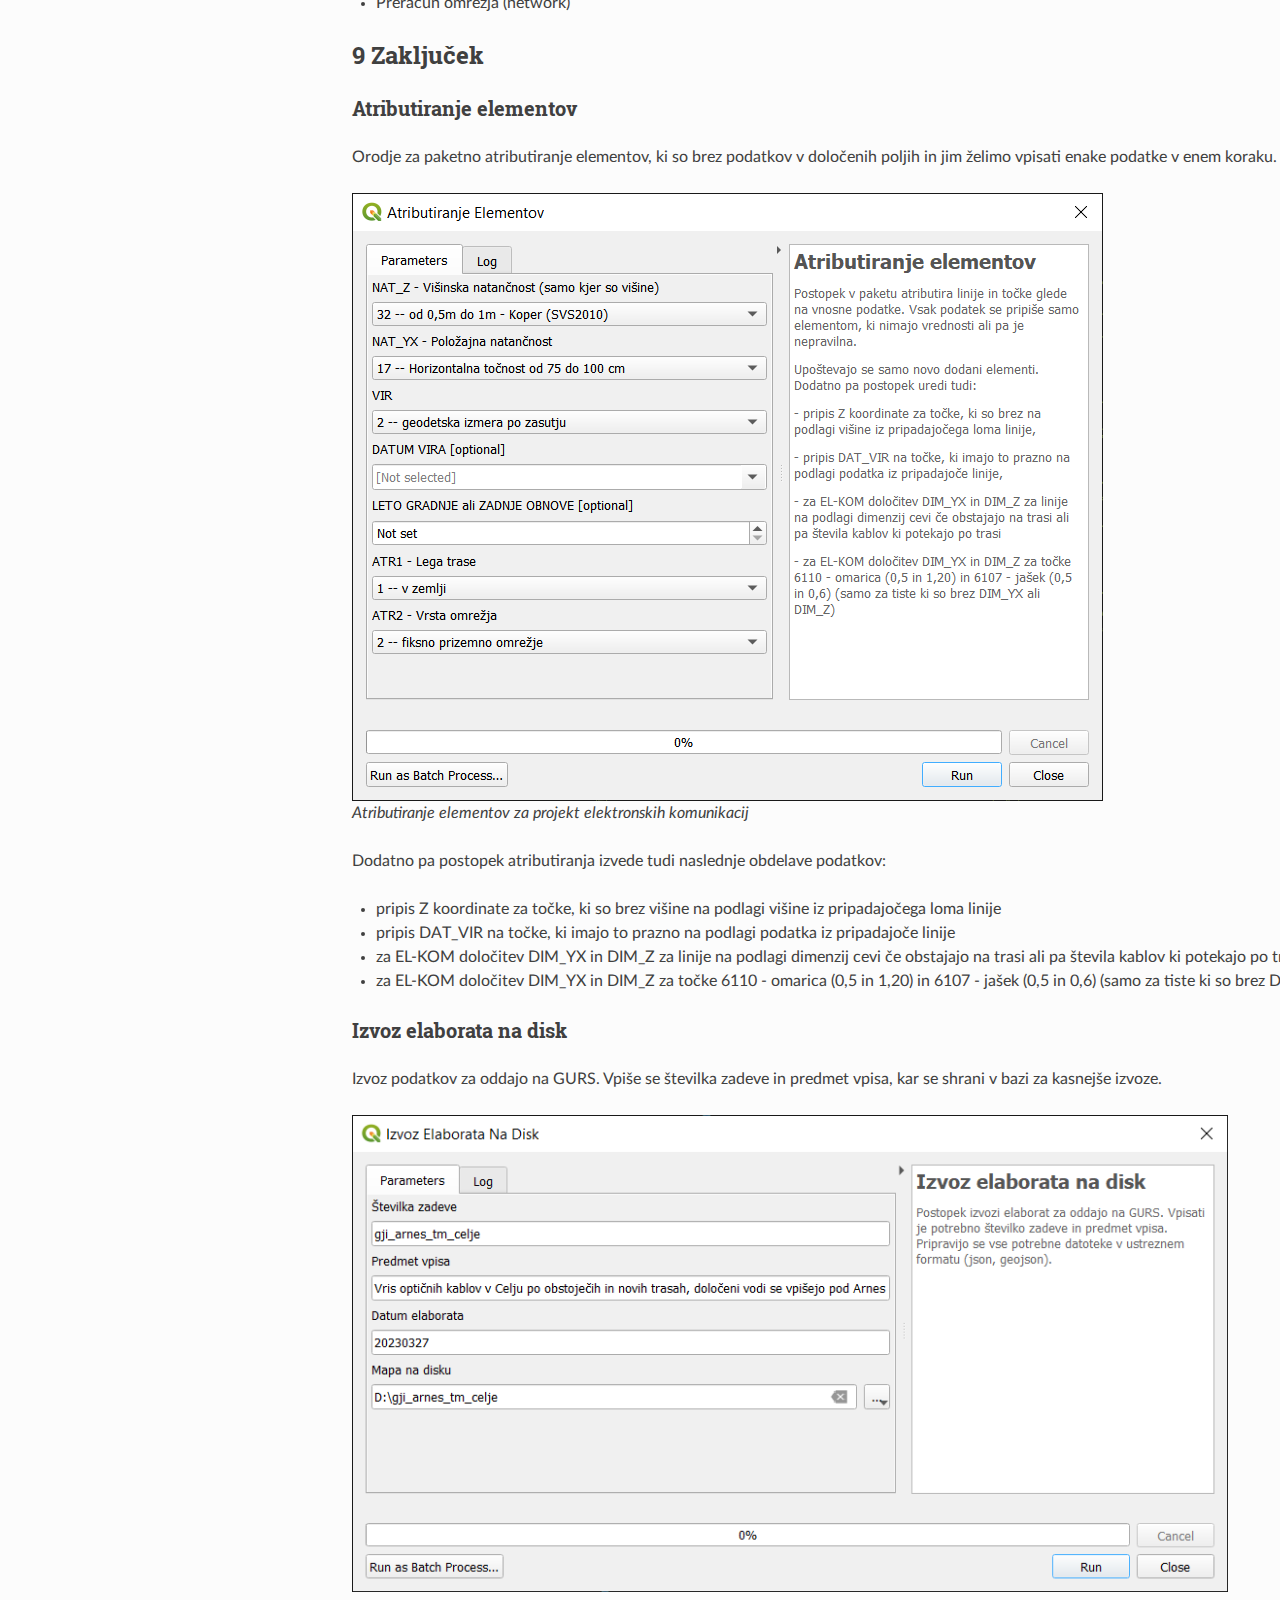
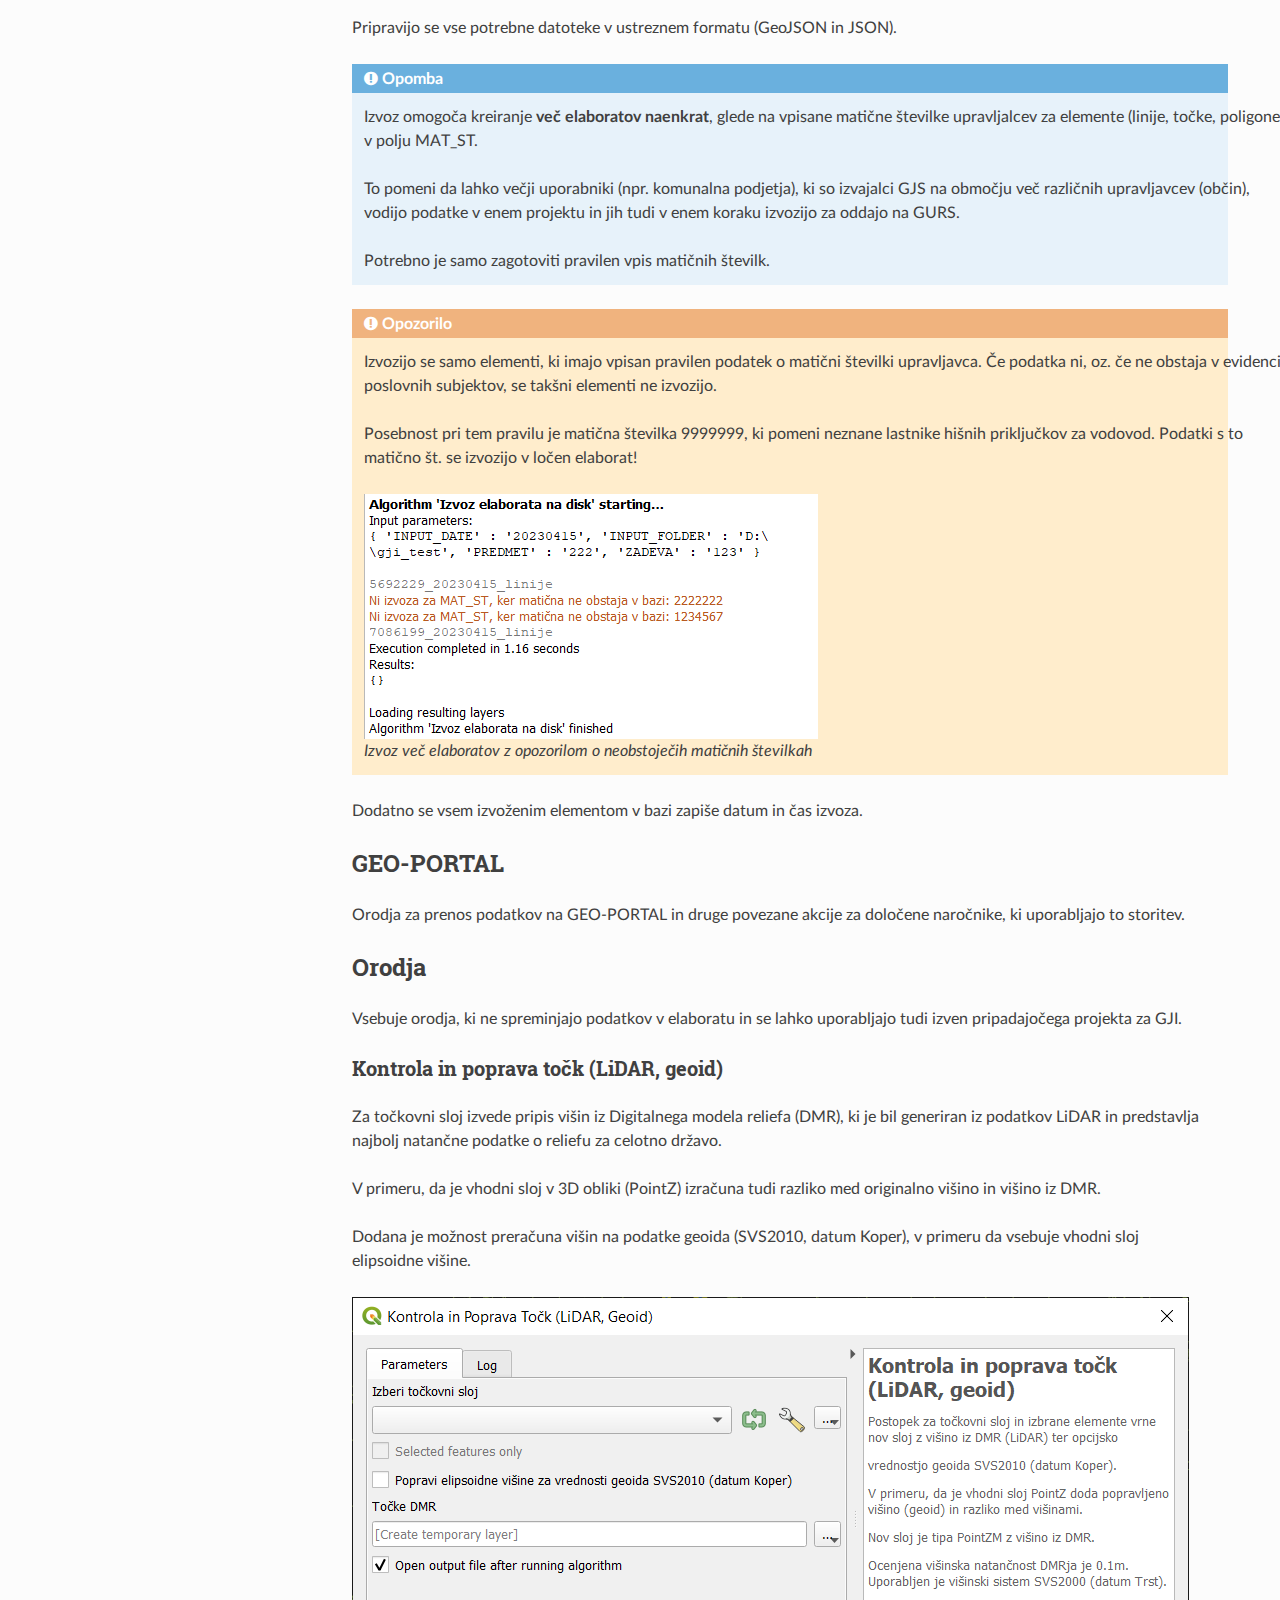
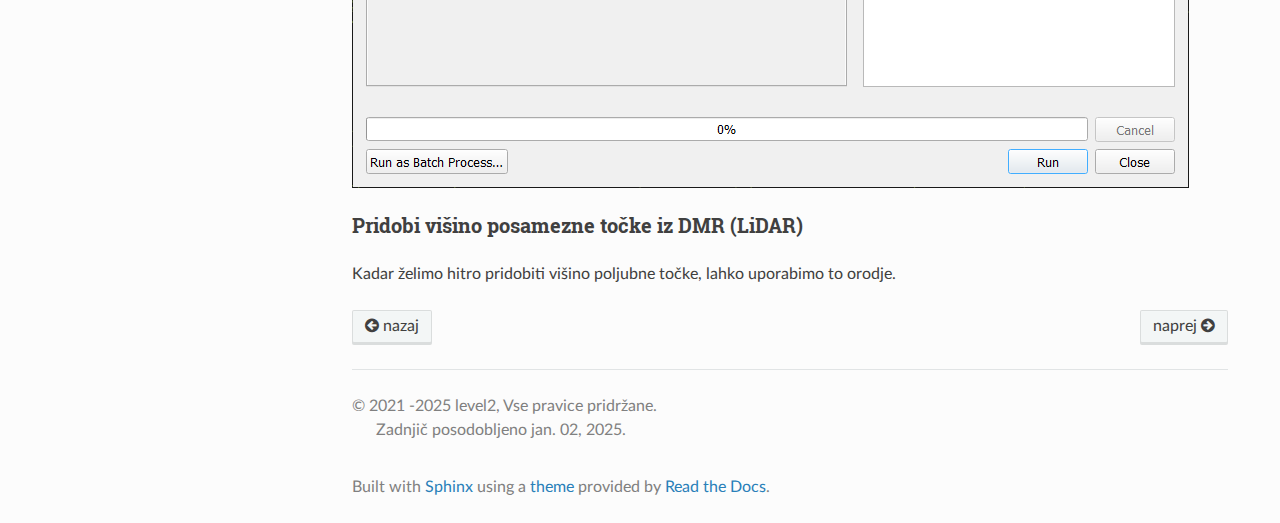
<file: orodja.html>
<!DOCTYPE html>
<html class="writer-html5" lang="sl" data-content_root="./">
<head>
  <meta charset="utf-8" /><meta name="viewport" content="width=device-width, initial-scale=1" />

  <meta name="viewport" content="width=device-width, initial-scale=1.0" />
  <title>Orodja vtičnika &mdash; GJI Elaborat 2.8 documentation</title>
      <link rel="stylesheet" type="text/css" href="_static/pygments.css?v=fa44fd50" />
      <link rel="stylesheet" type="text/css" href="_static/css/theme.css?v=e59714d7" />
      <link rel="stylesheet" type="text/css" href="_static/docs.css?v=4c603fbf" />

  
    <link rel="shortcut icon" href="_static/level2-favicon.ico"/>
      <script src="_static/jquery.js?v=c305bccd"></script>
      <script src="_static/_sphinx_javascript_frameworks_compat.js?v=2cd50e6c"></script>
      <script src="_static/documentation_options.js?v=d7c1c2a4"></script>
      <script src="_static/doctools.js?v=9bcbadda"></script>
      <script src="_static/sphinx_highlight.js?v=dc90522c"></script>
      <script src="_static/translations.js?v=ad0ddf96"></script>
      <script src="_static/jquery.js?v=c305bccd"></script>
    <script src="_static/js/theme.js"></script>
    <link rel="index" title="Abecedni seznam" href="genindex.html" />
    <link rel="search" title="Išči" href="search.html" />
    <link rel="next" title="Izbrana QGIS orodja" href="qgis-orodja.html" />
    <link rel="prev" title="Vnos in urejanje podatkov" href="urejanje.html" /> 
</head>

<body class="wy-body-for-nav"> 
  <div class="wy-grid-for-nav">
    <nav data-toggle="wy-nav-shift" class="wy-nav-side">
      <div class="wy-side-scroll">
        <div class="wy-side-nav-search"  style="background: #34495e" >

          
          
          <a href="index.html" class="icon icon-home">
            GJI Elaborat
          </a>
<div role="search">
  <form id="rtd-search-form" class="wy-form" action="search.html" method="get">
    <input type="text" name="q" placeholder="Iskanje" aria-label="Iskanje" />
    <input type="hidden" name="check_keywords" value="yes" />
    <input type="hidden" name="area" value="default" />
  </form>
</div>
        </div><div class="wy-menu wy-menu-vertical" data-spy="affix" role="navigation" aria-label="Navigation menu">
              <ul class="current">
<li class="toctree-l1"><a class="reference internal" href="uvod.html">Uvod</a></li>
<li class="toctree-l1"><a class="reference internal" href="zacetek.html">Začetek dela</a></li>
<li class="toctree-l1"><a class="reference internal" href="meni.html">Glavni meni</a></li>
<li class="toctree-l1"><a class="reference internal" href="urejanje.html">Vnos in urejanje podatkov</a></li>
<li class="toctree-l1 current"><a class="current reference internal" href="#">Orodja vtičnika</a><ul>
<li class="toctree-l2"><a class="reference internal" href="#uvoz">1 Uvoz</a></li>
<li class="toctree-l2"><a class="reference internal" href="#delo">2 Delo</a></li>
<li class="toctree-l2"><a class="reference internal" href="#delo-el-kom">3 Delo EL-KOM</a></li>
<li class="toctree-l2"><a class="reference internal" href="#zakljucek">9 Zaključek</a><ul>
<li class="toctree-l3"><a class="reference internal" href="#atributiranje-elementov">Atributiranje elementov</a></li>
<li class="toctree-l3"><a class="reference internal" href="#izvoz-elaborata-na-disk">Izvoz elaborata na disk</a></li>
</ul>
</li>
<li class="toctree-l2"><a class="reference internal" href="#geo-portal">GEO-PORTAL</a></li>
<li class="toctree-l2"><a class="reference internal" href="#id2">Orodja</a><ul>
<li class="toctree-l3"><a class="reference internal" href="#kontrola-in-poprava-tock-lidar-geoid">Kontrola in poprava točk (LiDAR, geoid)</a></li>
<li class="toctree-l3"><a class="reference internal" href="#pridobi-visino-posamezne-tocke-iz-dmr-lidar">Pridobi višino posamezne točke iz DMR (LiDAR)</a></li>
</ul>
</li>
</ul>
</li>
<li class="toctree-l1"><a class="reference internal" href="qgis-orodja.html">Izbrana QGIS orodja</a></li>
</ul>
<ul>
<li class="toctree-l1"><a class="reference internal" href="novosti.html">Novosti</a></li>
</ul>

        </div>
      </div>
    </nav>

    <section data-toggle="wy-nav-shift" class="wy-nav-content-wrap"><nav class="wy-nav-top" aria-label="Mobile navigation menu"  style="background: #34495e" >
          <i data-toggle="wy-nav-top" class="fa fa-bars"></i>
          <a href="index.html">GJI Elaborat</a>
      </nav>

      <div class="wy-nav-content">
        <div class="rst-content style-external-links">
          <div role="navigation" aria-label="Page navigation">
  <ul class="wy-breadcrumbs">
      <li><a href="index.html" class="icon icon-home" aria-label="Home"></a></li>
      <li class="breadcrumb-item active">Orodja vtičnika</li>
      <li class="wy-breadcrumbs-aside">
      </li>
  </ul><div class="rst-breadcrumbs-buttons" role="navigation" aria-label="Sequential page navigation">
        <a href="urejanje.html" class="btn btn-neutral float-left" title="Vnos in urejanje podatkov" accesskey="p"><span class="fa fa-arrow-circle-left" aria-hidden="true"></span> nazaj</a>
        <a href="qgis-orodja.html" class="btn btn-neutral float-right" title="Izbrana QGIS orodja" accesskey="n">naprej <span class="fa fa-arrow-circle-right" aria-hidden="true"></span></a>
  </div>
  <hr/>
</div>
          <div role="main" class="document" itemscope="itemscope" itemtype="http://schema.org/Article">
           <div itemprop="articleBody">
             
  <section id="orodja-vticnika">
<span id="orodja"></span><h1>Orodja vtičnika<a class="headerlink" href="#orodja-vticnika" title="povezava na to poglavje"></a></h1>
<p>Orodja predstavljajo glavnino dela z vtičnikom in so dostopna preko menija <span class="menuselection">Processing ‣ Toolbox</span> kot skupina <span class="guilabel">GJI ELaborat</span>, ki je razdeljena na posamezne podskupine.</p>
<figure class="align-default" id="id3">
<img alt="_images/toolbox2.png" src="_images/toolbox2.png" />
<figcaption>
<p><span class="caption-text">Processing Toolbox in GJI Elaborat</span><a class="headerlink" href="#id3" title="Link to this image"></a></p>
</figcaption>
</figure>
<section id="uvoz">
<span id="id1"></span><h2>1 Uvoz<a class="headerlink" href="#uvoz" title="povezava na to poglavje"></a></h2>
<p>Orodja za uvoz podatkov v elaborat (skupina ELABORAT V PRIPRAVI). Ločimo tri vrste uvoza podatkov:</p>
<ol class="arabic">
<li><dl>
<dt>Uvoz elaborata iz lokalne mape:</dt><dd><p>Uvozijo se vsi tipi sprememb (novi, spremenjeni, brisani) in vsi atributi iz lokalnih slojev.</p>
<div class="admonition note">
<p class="admonition-title">Opomba</p>
<p>Mapa lahko vsebuje podatke v starem SHP formatu ali novem GeoJSON, vendar pa mora ena mapa vsebovati samo en format.</p>
</div>
</dd>
</dl>
</li>
<li><dl class="simple">
<dt>Uvoz lokalnih slojev:</dt><dd><p>Najlažje je uvoziti lokalne sloje, ki so že v projektu. Možno pa je tudi izbrati pot do sloja na disku.</p>
<ul class="simple">
<li><p>Uvoz novih 3D točk</p></li>
<li><p>Uvoz novih linij (2D ali 3D)</p></li>
<li><p>Uvoz višin za pripis 2D linijam</p></li>
</ul>
</dd>
</dl>
</li>
<li><dl>
<dt>Uvoz obstoječega stanja zbirnega katastra GJI v evidenci GURS glede na 3 načine:</dt><dd><ul class="simple">
<li><p>FILTER (vnesemo atributni filter na podlagi katerega se izberejo in uvozijo elementi)</p></li>
<li><p>OBMOČJE (določimo pravokotnik kot območje uvoza)</p></li>
<li><p>RAZDALJA (določimo razdaljo v metrih od novo dodanih linij v elaboratu)</p></li>
</ul>
<div class="admonition warning">
<p class="admonition-title">Opozorilo</p>
<p>Postopki uvoza podatkov GURS lahko trajajo več minut. Pri določitvi območja uvoza s pravokotnikom označite samo območje potrebno za izdelavo elaborata!</p>
</div>
</dd>
</dl>
</li>
</ol>
</section>
<section id="delo">
<h2>2 Delo<a class="headerlink" href="#delo" title="povezava na to poglavje"></a></h2>
<p>Orodja za paketno obdelavo podatkov, ki se že nahajajo v elaboratu:</p>
<ul class="simple">
<li><p>Razbijanje linij na različne načine, kjer se atributi osnovne linije prenesejo na novo nastale z razbijanjem.</p></li>
<li><p>Snap obstoječih linij na nove</p></li>
</ul>
</section>
<section id="delo-el-kom">
<h2>3 Delo EL-KOM<a class="headerlink" href="#delo-el-kom" title="povezava na to poglavje"></a></h2>
<p>Orodja za paketno obdelavo podatkov elaborata elektronskih komunikacij:</p>
<ul class="simple">
<li><p>Dodajanje cevi in kablov na različne načine</p></li>
<li><p>Generiranje hišnih priključkov</p></li>
<li><p>Preračun omrežja (network)</p></li>
</ul>
</section>
<section id="zakljucek">
<h2>9 Zaključek<a class="headerlink" href="#zakljucek" title="povezava na to poglavje"></a></h2>
<section id="atributiranje-elementov">
<h3>Atributiranje elementov<a class="headerlink" href="#atributiranje-elementov" title="povezava na to poglavje"></a></h3>
<p>Orodje za paketno atributiranje elementov, ki so brez podatkov v določenih poljih in jim želimo vpisati enake podatke v enem koraku.</p>
<figure class="align-default" id="id4">
<img alt="_images/atributiranje_6100_2.png" src="_images/atributiranje_6100_2.png" />
<figcaption>
<p><span class="caption-text">Atributiranje elementov za projekt elektronskih komunikacij</span><a class="headerlink" href="#id4" title="Link to this image"></a></p>
</figcaption>
</figure>
<p>Dodatno pa postopek atributiranja izvede tudi naslednje obdelave podatkov:</p>
<ul class="simple">
<li><p>pripis Z koordinate za točke, ki so brez višine na podlagi višine iz pripadajočega loma linije</p></li>
<li><p>pripis DAT_VIR na točke, ki imajo to prazno na podlagi podatka iz pripadajoče linije</p></li>
<li><p>za EL-KOM določitev DIM_YX in DIM_Z za linije na podlagi dimenzij cevi če obstajajo na trasi ali pa števila kablov ki potekajo po trasi</p></li>
<li><p>za EL-KOM določitev DIM_YX in DIM_Z za točke 6110 - omarica (0,5 in 1,20) in 6107 - jašek (0,5 in 0,6) (samo za tiste ki so brez DIM_YX ali DIM_Z)</p></li>
</ul>
</section>
<section id="izvoz-elaborata-na-disk">
<span id="izvoz"></span><h3>Izvoz elaborata na disk<a class="headerlink" href="#izvoz-elaborata-na-disk" title="povezava na to poglavje"></a></h3>
<p>Izvoz podatkov za oddajo na GURS. Vpiše se številka zadeve in predmet vpisa, kar se shrani v bazi za kasnejše izvoze.</p>
<img alt="_images/izvoz.png" src="_images/izvoz.png" />
<p>Pripravijo se vse potrebne datoteke v ustreznem formatu (GeoJSON in JSON).</p>
<div class="admonition note">
<p class="admonition-title">Opomba</p>
<p>Izvoz omogoča kreiranje <strong>več elaboratov naenkrat</strong>, glede na vpisane matične številke upravljalcev za elemente (linije, točke, poligone)
v polju MAT_ST.</p>
<p>To pomeni da lahko večji uporabniki (npr. komunalna podjetja), ki so izvajalci GJS na območju več različnih upravljavcev (občin),
vodijo podatke v enem projektu in jih tudi v enem koraku izvozijo za oddajo na GURS.</p>
<p>Potrebno je samo zagotoviti pravilen vpis matičnih številk.</p>
</div>
<div class="admonition warning">
<p class="admonition-title">Opozorilo</p>
<p>Izvozijo se samo elementi, ki imajo vpisan pravilen podatek o matični številki upravljavca. Če podatka ni, oz. če ne obstaja v evidenci
poslovnih subjektov, se takšni elementi ne izvozijo.</p>
<p>Posebnost pri tem pravilu je matična številka 9999999, ki pomeni neznane lastnike hišnih priključkov za vodovod. Podatki s to
matično št. se izvozijo v ločen elaborat!</p>
<figure class="align-default" id="id5">
<img alt="_images/izvoz_report.png" src="_images/izvoz_report.png" />
<figcaption>
<p><span class="caption-text">Izvoz več elaboratov z opozorilom o neobstoječih matičnih številkah</span><a class="headerlink" href="#id5" title="Link to this image"></a></p>
</figcaption>
</figure>
</div>
<p>Dodatno se vsem izvoženim elementom v bazi zapiše datum in čas izvoza.</p>
</section>
</section>
<section id="geo-portal">
<h2>GEO-PORTAL<a class="headerlink" href="#geo-portal" title="povezava na to poglavje"></a></h2>
<p>Orodja za prenos podatkov na GEO-PORTAL in druge povezane akcije za določene naročnike, ki uporabljajo to storitev.</p>
</section>
<section id="id2">
<h2>Orodja<a class="headerlink" href="#id2" title="povezava na to poglavje"></a></h2>
<p>Vsebuje orodja, ki ne spreminjajo podatkov v elaboratu in se lahko uporabljajo tudi izven pripadajočega projekta za GJI.</p>
<section id="kontrola-in-poprava-tock-lidar-geoid">
<h3>Kontrola in poprava točk (LiDAR, geoid)<a class="headerlink" href="#kontrola-in-poprava-tock-lidar-geoid" title="povezava na to poglavje"></a></h3>
<p>Za točkovni sloj izvede pripis višin iz Digitalnega modela reliefa (DMR), ki je bil generiran iz podatkov LiDAR in predstavlja
najbolj natančne podatke o reliefu za celotno državo.</p>
<p>V primeru, da je vhodni sloj v 3D obliki (PointZ) izračuna tudi razliko med originalno višino in višino iz DMR.</p>
<p>Dodana je možnost preračuna višin na podatke geoida (SVS2010, datum Koper), v primeru da vsebuje vhodni sloj
elipsoidne višine.</p>
<img alt="_images/kontrola_tock.png" src="_images/kontrola_tock.png" />
</section>
<section id="pridobi-visino-posamezne-tocke-iz-dmr-lidar">
<h3>Pridobi višino posamezne točke iz DMR (LiDAR)<a class="headerlink" href="#pridobi-visino-posamezne-tocke-iz-dmr-lidar" title="povezava na to poglavje"></a></h3>
<p>Kadar želimo hitro pridobiti višino poljubne točke, lahko uporabimo to orodje.</p>
</section>
</section>
</section>


           </div>
          </div>
          <footer><div class="rst-footer-buttons" role="navigation" aria-label="noga">
        <a href="urejanje.html" class="btn btn-neutral float-left" title="Vnos in urejanje podatkov" accesskey="p" rel="prev"><span class="fa fa-arrow-circle-left" aria-hidden="true"></span> nazaj</a>
        <a href="qgis-orodja.html" class="btn btn-neutral float-right" title="Izbrana QGIS orodja" accesskey="n" rel="next">naprej <span class="fa fa-arrow-circle-right" aria-hidden="true"></span></a>
    </div>

  <hr/>

  <div role="contentinfo">
    <p>&#169; 2021 -2025 level2, Vse pravice pridržane.
      <span class="lastupdated">Zadnjič posodobljeno jan. 02, 2025.
      </span></p>
  </div>

  Built with <a href="https://www.sphinx-doc.org/">Sphinx</a> using a
    <a href="https://github.com/readthedocs/sphinx_rtd_theme">theme</a>
    provided by <a href="https://readthedocs.org">Read the Docs</a>.
   

</footer>
        </div>
      </div>
    </section>
  </div>
  <script>
      jQuery(function () {
          SphinxRtdTheme.Navigation.enable(false);
      });
  </script> 

</body>
</html>
</file>
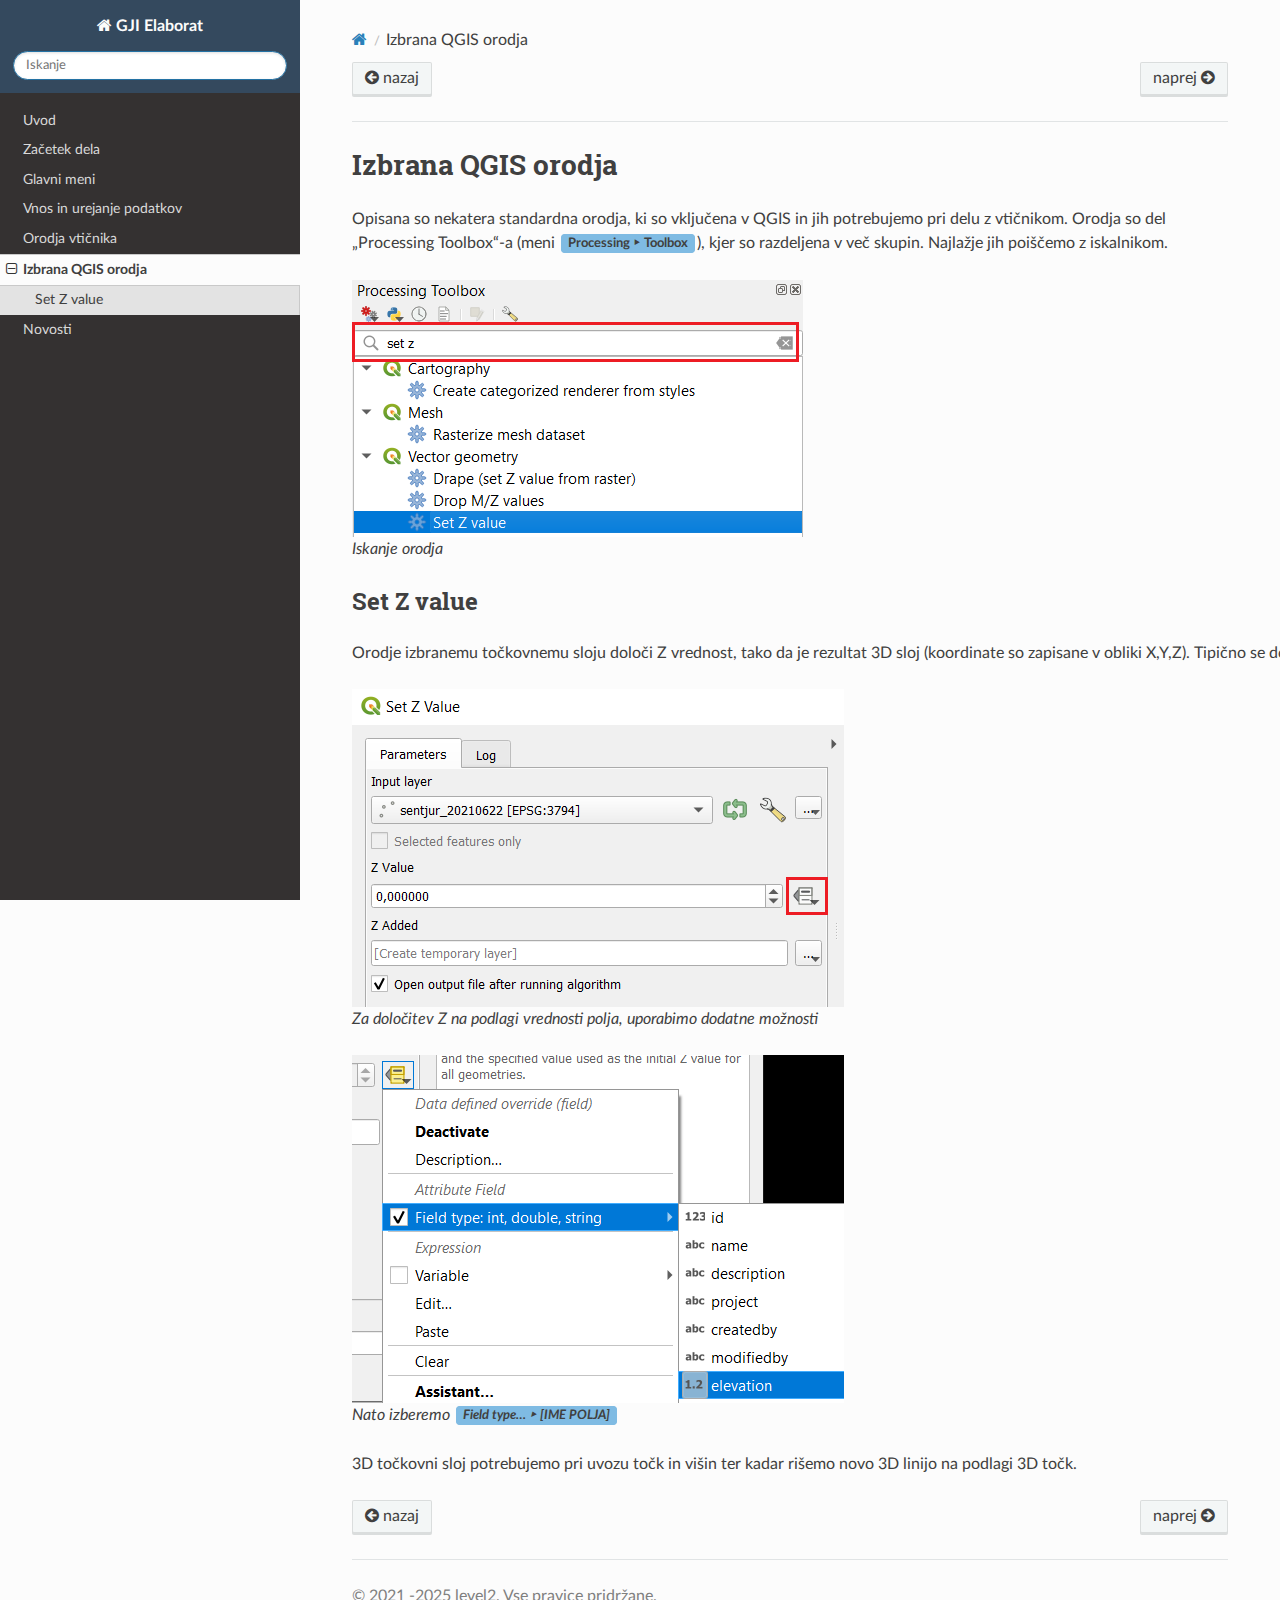
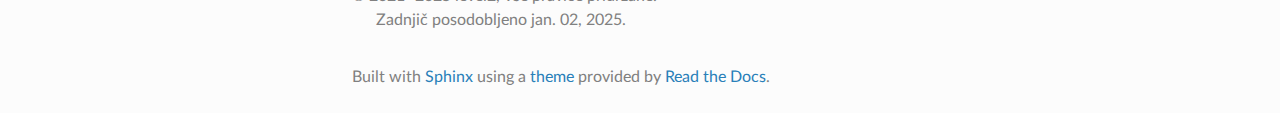
<file: qgis-orodja.html>
<!DOCTYPE html>
<html class="writer-html5" lang="sl" data-content_root="./">
<head>
  <meta charset="utf-8" /><meta name="viewport" content="width=device-width, initial-scale=1" />

  <meta name="viewport" content="width=device-width, initial-scale=1.0" />
  <title>Izbrana QGIS orodja &mdash; GJI Elaborat 2.8 documentation</title>
      <link rel="stylesheet" type="text/css" href="_static/pygments.css?v=fa44fd50" />
      <link rel="stylesheet" type="text/css" href="_static/css/theme.css?v=e59714d7" />
      <link rel="stylesheet" type="text/css" href="_static/docs.css?v=4c603fbf" />

  
    <link rel="shortcut icon" href="_static/level2-favicon.ico"/>
      <script src="_static/jquery.js?v=c305bccd"></script>
      <script src="_static/_sphinx_javascript_frameworks_compat.js?v=2cd50e6c"></script>
      <script src="_static/documentation_options.js?v=d7c1c2a4"></script>
      <script src="_static/doctools.js?v=9bcbadda"></script>
      <script src="_static/sphinx_highlight.js?v=dc90522c"></script>
      <script src="_static/translations.js?v=ad0ddf96"></script>
      <script src="_static/jquery.js?v=c305bccd"></script>
    <script src="_static/js/theme.js"></script>
    <link rel="index" title="Abecedni seznam" href="genindex.html" />
    <link rel="search" title="Išči" href="search.html" />
    <link rel="next" title="Novosti" href="novosti.html" />
    <link rel="prev" title="Orodja vtičnika" href="orodja.html" /> 
</head>

<body class="wy-body-for-nav"> 
  <div class="wy-grid-for-nav">
    <nav data-toggle="wy-nav-shift" class="wy-nav-side">
      <div class="wy-side-scroll">
        <div class="wy-side-nav-search"  style="background: #34495e" >

          
          
          <a href="index.html" class="icon icon-home">
            GJI Elaborat
          </a>
<div role="search">
  <form id="rtd-search-form" class="wy-form" action="search.html" method="get">
    <input type="text" name="q" placeholder="Iskanje" aria-label="Iskanje" />
    <input type="hidden" name="check_keywords" value="yes" />
    <input type="hidden" name="area" value="default" />
  </form>
</div>
        </div><div class="wy-menu wy-menu-vertical" data-spy="affix" role="navigation" aria-label="Navigation menu">
              <ul class="current">
<li class="toctree-l1"><a class="reference internal" href="uvod.html">Uvod</a></li>
<li class="toctree-l1"><a class="reference internal" href="zacetek.html">Začetek dela</a></li>
<li class="toctree-l1"><a class="reference internal" href="meni.html">Glavni meni</a></li>
<li class="toctree-l1"><a class="reference internal" href="urejanje.html">Vnos in urejanje podatkov</a></li>
<li class="toctree-l1"><a class="reference internal" href="orodja.html">Orodja vtičnika</a></li>
<li class="toctree-l1 current"><a class="current reference internal" href="#">Izbrana QGIS orodja</a><ul>
<li class="toctree-l2"><a class="reference internal" href="#set-z-value">Set Z value</a></li>
</ul>
</li>
</ul>
<ul>
<li class="toctree-l1"><a class="reference internal" href="novosti.html">Novosti</a></li>
</ul>

        </div>
      </div>
    </nav>

    <section data-toggle="wy-nav-shift" class="wy-nav-content-wrap"><nav class="wy-nav-top" aria-label="Mobile navigation menu"  style="background: #34495e" >
          <i data-toggle="wy-nav-top" class="fa fa-bars"></i>
          <a href="index.html">GJI Elaborat</a>
      </nav>

      <div class="wy-nav-content">
        <div class="rst-content style-external-links">
          <div role="navigation" aria-label="Page navigation">
  <ul class="wy-breadcrumbs">
      <li><a href="index.html" class="icon icon-home" aria-label="Home"></a></li>
      <li class="breadcrumb-item active">Izbrana QGIS orodja</li>
      <li class="wy-breadcrumbs-aside">
      </li>
  </ul><div class="rst-breadcrumbs-buttons" role="navigation" aria-label="Sequential page navigation">
        <a href="orodja.html" class="btn btn-neutral float-left" title="Orodja vtičnika" accesskey="p"><span class="fa fa-arrow-circle-left" aria-hidden="true"></span> nazaj</a>
        <a href="novosti.html" class="btn btn-neutral float-right" title="Novosti" accesskey="n">naprej <span class="fa fa-arrow-circle-right" aria-hidden="true"></span></a>
  </div>
  <hr/>
</div>
          <div role="main" class="document" itemscope="itemscope" itemtype="http://schema.org/Article">
           <div itemprop="articleBody">
             
  <section id="izbrana-qgis-orodja">
<span id="qgis-orodja"></span><h1>Izbrana QGIS orodja<a class="headerlink" href="#izbrana-qgis-orodja" title="povezava na to poglavje"></a></h1>
<p>Opisana so nekatera standardna orodja, ki so vključena v QGIS in jih potrebujemo pri delu z vtičnikom. Orodja so del
„Processing Toolbox“-a (meni <span class="menuselection">Processing ‣ Toolbox</span>), kjer so razdeljena v več skupin. Najlažje jih poiščemo z iskalnikom.</p>
<figure class="align-default" id="id1">
<img alt="_images/searchtools.png" src="_images/searchtools.png" />
<figcaption>
<p><span class="caption-text">Iskanje orodja</span><a class="headerlink" href="#id1" title="Link to this image"></a></p>
</figcaption>
</figure>
<section id="set-z-value">
<span id="setz"></span><h2>Set Z value<a class="headerlink" href="#set-z-value" title="povezava na to poglavje"></a></h2>
<p>Orodje izbranemu točkovnemu sloju določi Z vrednost, tako da je rezultat 3D sloj (koordinate so zapisane v obliki X,Y,Z). Tipično se določi Z vrednost na podlagi vrednosti v določenem polju.</p>
<figure class="align-default" id="id2">
<img alt="_images/setz1.png" src="_images/setz1.png" />
<figcaption>
<p><span class="caption-text">Za določitev Z na podlagi vrednosti polja, uporabimo dodatne možnosti</span><a class="headerlink" href="#id2" title="Link to this image"></a></p>
</figcaption>
</figure>
<figure class="align-default" id="id3">
<img alt="_images/setz2.png" src="_images/setz2.png" />
<figcaption>
<p><span class="caption-text">Nato izberemo <span class="menuselection">Field type… ‣ [IME POLJA]</span></span><a class="headerlink" href="#id3" title="Link to this image"></a></p>
</figcaption>
</figure>
<p>3D točkovni sloj potrebujemo pri uvozu točk in višin ter kadar rišemo novo 3D linijo na podlagi 3D točk.</p>
</section>
</section>


           </div>
          </div>
          <footer><div class="rst-footer-buttons" role="navigation" aria-label="noga">
        <a href="orodja.html" class="btn btn-neutral float-left" title="Orodja vtičnika" accesskey="p" rel="prev"><span class="fa fa-arrow-circle-left" aria-hidden="true"></span> nazaj</a>
        <a href="novosti.html" class="btn btn-neutral float-right" title="Novosti" accesskey="n" rel="next">naprej <span class="fa fa-arrow-circle-right" aria-hidden="true"></span></a>
    </div>

  <hr/>

  <div role="contentinfo">
    <p>&#169; 2021 -2025 level2, Vse pravice pridržane.
      <span class="lastupdated">Zadnjič posodobljeno jan. 02, 2025.
      </span></p>
  </div>

  Built with <a href="https://www.sphinx-doc.org/">Sphinx</a> using a
    <a href="https://github.com/readthedocs/sphinx_rtd_theme">theme</a>
    provided by <a href="https://readthedocs.org">Read the Docs</a>.
   

</footer>
        </div>
      </div>
    </section>
  </div>
  <script>
      jQuery(function () {
          SphinxRtdTheme.Navigation.enable(false);
      });
  </script> 

</body>
</html>
</file>
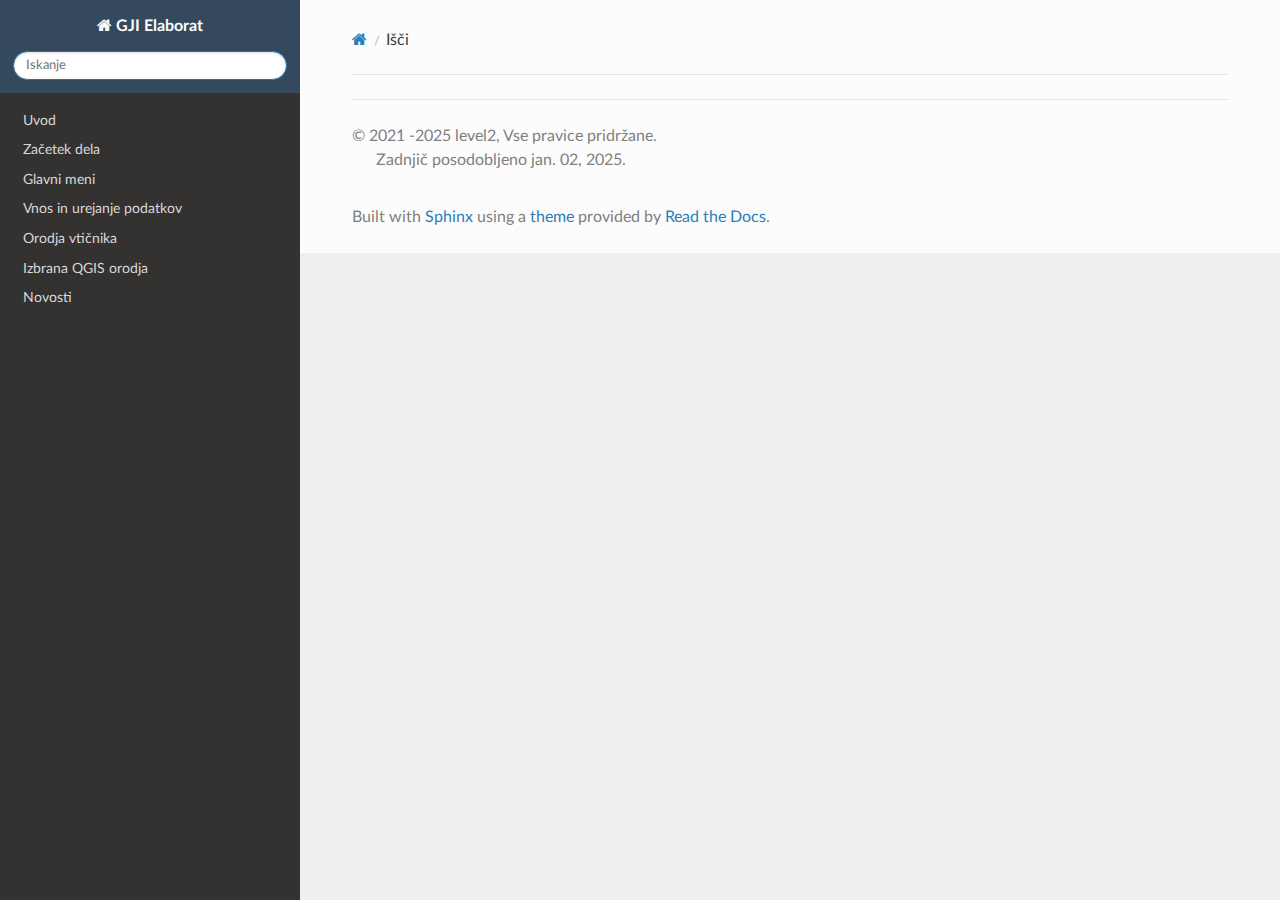
<file: search.html>
<!DOCTYPE html>
<html class="writer-html5" lang="sl" data-content_root="./">
<head>
  <meta charset="utf-8" />
  <meta name="viewport" content="width=device-width, initial-scale=1.0" />
  <title>Išči &mdash; GJI Elaborat 2.8 documentation</title>
      <link rel="stylesheet" type="text/css" href="_static/pygments.css?v=fa44fd50" />
      <link rel="stylesheet" type="text/css" href="_static/css/theme.css?v=e59714d7" />
      <link rel="stylesheet" type="text/css" href="_static/docs.css?v=4c603fbf" />

  
    <link rel="shortcut icon" href="_static/level2-favicon.ico"/>
    
      <script src="_static/jquery.js?v=c305bccd"></script>
      <script src="_static/_sphinx_javascript_frameworks_compat.js?v=2cd50e6c"></script>
      <script src="_static/documentation_options.js?v=d7c1c2a4"></script>
      <script src="_static/doctools.js?v=9bcbadda"></script>
      <script src="_static/sphinx_highlight.js?v=dc90522c"></script>
      <script src="_static/translations.js?v=ad0ddf96"></script>
      <script src="_static/jquery.js?v=c305bccd"></script>
    <script src="_static/js/theme.js"></script>
    <script src="_static/searchtools.js"></script>
    <script src="_static/language_data.js"></script>
    <link rel="index" title="Abecedni seznam" href="genindex.html" />
    <link rel="search" title="Išči" href="#" /> 
</head>

<body class="wy-body-for-nav"> 
  <div class="wy-grid-for-nav">
    <nav data-toggle="wy-nav-shift" class="wy-nav-side">
      <div class="wy-side-scroll">
        <div class="wy-side-nav-search"  style="background: #34495e" >

          
          
          <a href="index.html" class="icon icon-home">
            GJI Elaborat
          </a>
<div role="search">
  <form id="rtd-search-form" class="wy-form" action="#" method="get">
    <input type="text" name="q" placeholder="Iskanje" aria-label="Iskanje" />
    <input type="hidden" name="check_keywords" value="yes" />
    <input type="hidden" name="area" value="default" />
  </form>
</div>
        </div><div class="wy-menu wy-menu-vertical" data-spy="affix" role="navigation" aria-label="Navigation menu">
              <ul>
<li class="toctree-l1"><a class="reference internal" href="uvod.html">Uvod</a></li>
<li class="toctree-l1"><a class="reference internal" href="zacetek.html">Začetek dela</a></li>
<li class="toctree-l1"><a class="reference internal" href="meni.html">Glavni meni</a></li>
<li class="toctree-l1"><a class="reference internal" href="urejanje.html">Vnos in urejanje podatkov</a></li>
<li class="toctree-l1"><a class="reference internal" href="orodja.html">Orodja vtičnika</a></li>
<li class="toctree-l1"><a class="reference internal" href="qgis-orodja.html">Izbrana QGIS orodja</a></li>
</ul>
<ul>
<li class="toctree-l1"><a class="reference internal" href="novosti.html">Novosti</a></li>
</ul>

        </div>
      </div>
    </nav>

    <section data-toggle="wy-nav-shift" class="wy-nav-content-wrap"><nav class="wy-nav-top" aria-label="Mobile navigation menu"  style="background: #34495e" >
          <i data-toggle="wy-nav-top" class="fa fa-bars"></i>
          <a href="index.html">GJI Elaborat</a>
      </nav>

      <div class="wy-nav-content">
        <div class="rst-content style-external-links">
          <div role="navigation" aria-label="Page navigation">
  <ul class="wy-breadcrumbs">
      <li><a href="index.html" class="icon icon-home" aria-label="Home"></a></li>
      <li class="breadcrumb-item active">Išči</li>
      <li class="wy-breadcrumbs-aside">
      </li>
  </ul>
  <hr/>
</div>
          <div role="main" class="document" itemscope="itemscope" itemtype="http://schema.org/Article">
           <div itemprop="articleBody">
             
  <noscript>
  <div id="fallback" class="admonition warning">
    <p class="last">
      Please activate JavaScript to enable the search functionality.
    </p>
  </div>
  </noscript>

  
  <div id="search-results">
  
  </div>

           </div>
          </div>
          <footer>

  <hr/>

  <div role="contentinfo">
    <p>&#169; 2021 -2025 level2, Vse pravice pridržane.
      <span class="lastupdated">Zadnjič posodobljeno jan. 02, 2025.
      </span></p>
  </div>

  Built with <a href="https://www.sphinx-doc.org/">Sphinx</a> using a
    <a href="https://github.com/readthedocs/sphinx_rtd_theme">theme</a>
    provided by <a href="https://readthedocs.org">Read the Docs</a>.
   

</footer>
        </div>
      </div>
    </section>
  </div>
  <script>
      jQuery(function () {
          SphinxRtdTheme.Navigation.enable(false);
      });
  </script>
  <script>
    jQuery(function() { Search.loadIndex("searchindex.js"); });
  </script>
  
  <script id="searchindexloader"></script>
   


</body>
</html>
</file>
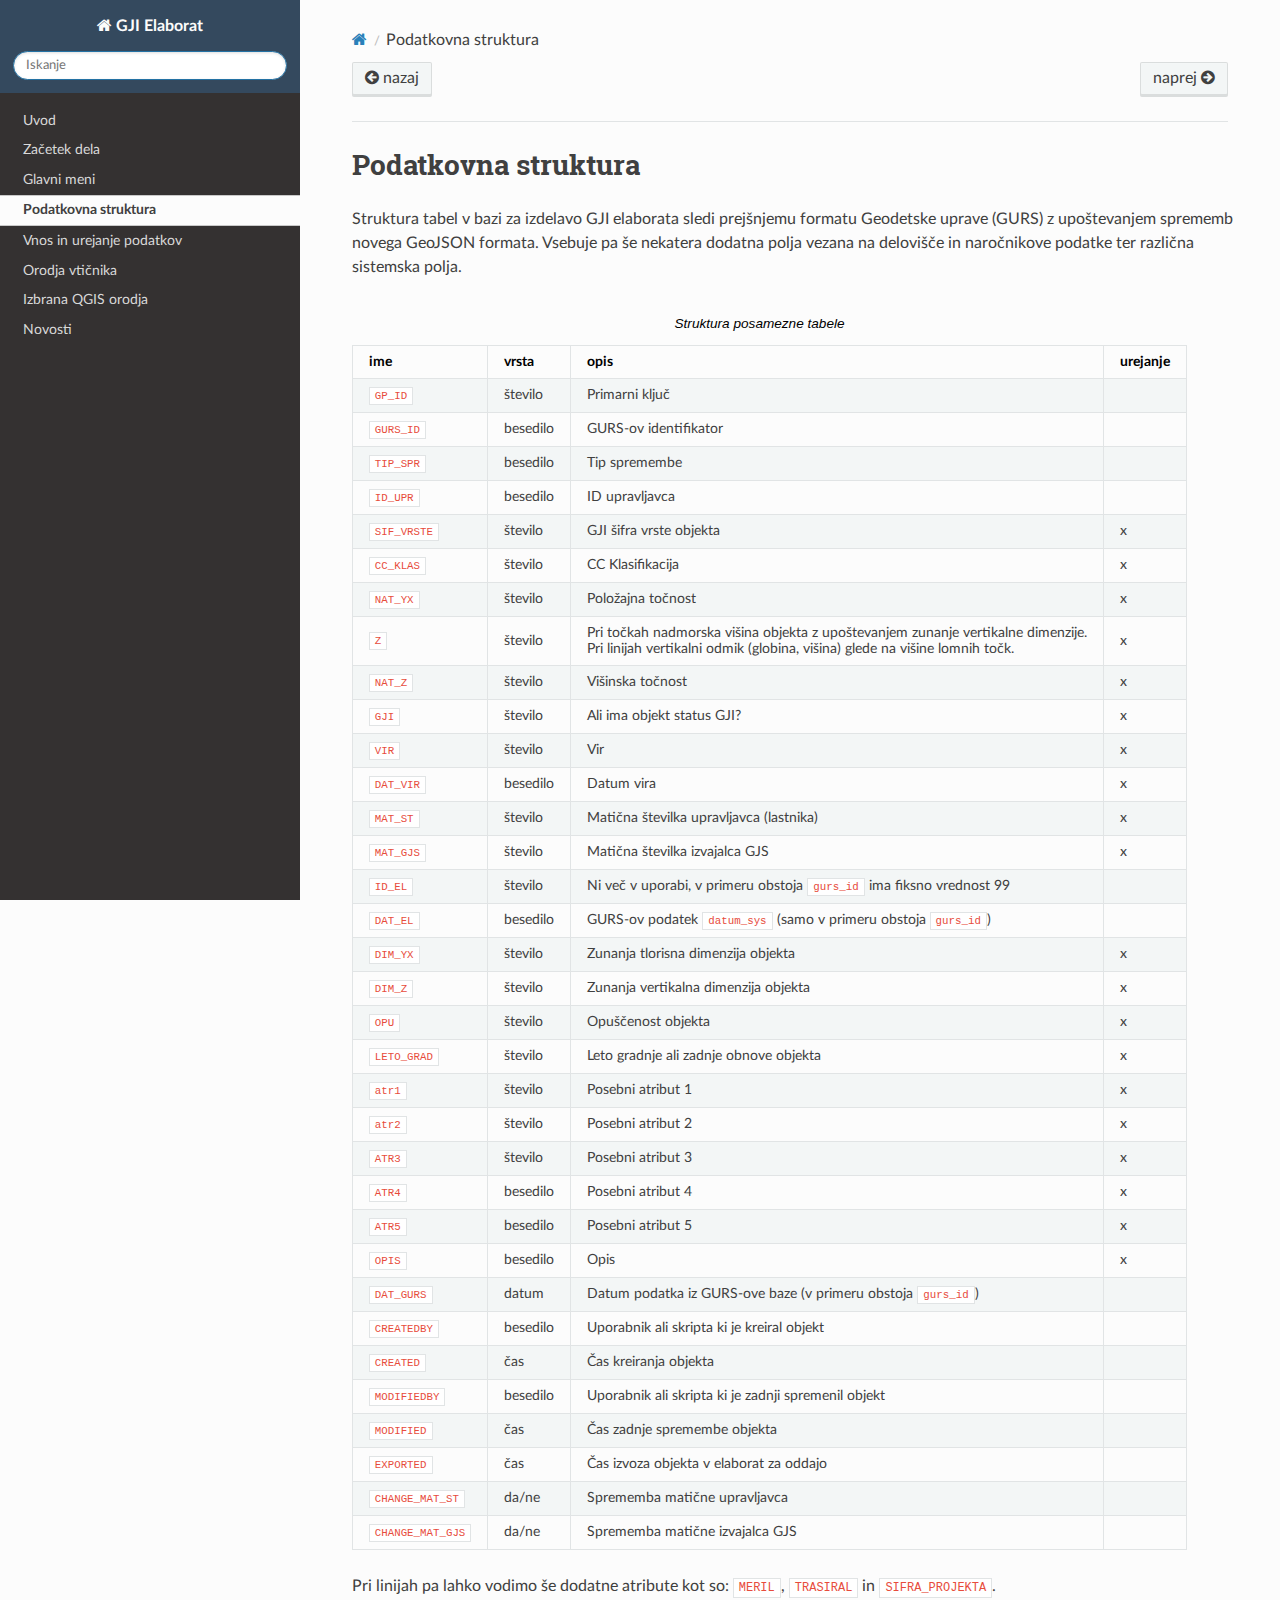
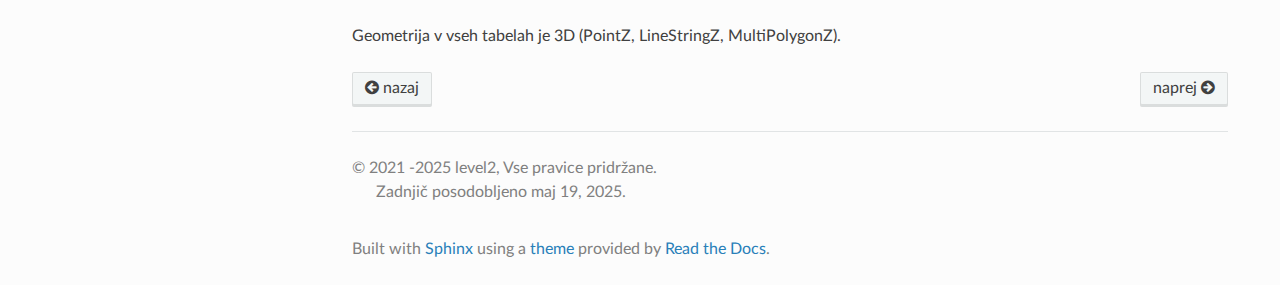
<file: struktura.html>
<!DOCTYPE html>
<html class="writer-html5" lang="sl" data-content_root="./">
<head>
  <meta charset="utf-8" /><meta name="viewport" content="width=device-width, initial-scale=1" />

  <meta name="viewport" content="width=device-width, initial-scale=1.0" />
<title>Podatkovna struktura — GJI Elaborat</title>
      <link rel="stylesheet" type="text/css" href="_static/pygments.css?v=03e43079" />
      <link rel="stylesheet" type="text/css" href="_static/css/theme.css?v=e59714d7" />
      <link rel="stylesheet" type="text/css" href="_static/docs.css?v=9e910940" />

  
    <link rel="shortcut icon" href="_static/level2-favicon.ico"/>
    <link rel="canonical" href="https://gji-docs.level2.si/struktura.html" />
      <script src="_static/jquery.js?v=c305bccd"></script>
      <script src="_static/_sphinx_javascript_frameworks_compat.js?v=2cd50e6c"></script>
      <script src="_static/documentation_options.js?v=b30e12e0"></script>
      <script src="_static/doctools.js?v=9bcbadda"></script>
      <script src="_static/sphinx_highlight.js?v=dc90522c"></script>
      <script src="_static/translations.js?v=ad0ddf96"></script>
      <script src="_static/jquery.js?v=c305bccd"></script>
    <script src="_static/js/theme.js"></script>
    <link rel="index" title="Abecedni seznam" href="genindex.html" />
    <link rel="search" title="Išči" href="search.html" />
    <link rel="next" title="Vnos in urejanje podatkov" href="urejanje.html" />
    <link rel="prev" title="Glavni meni" href="meni.html" /> 
</head>

<body class="wy-body-for-nav"> 
  <div class="wy-grid-for-nav">
    <nav data-toggle="wy-nav-shift" class="wy-nav-side">
      <div class="wy-side-scroll">
        <div class="wy-side-nav-search"  style="background: #34495e" >

          
          
          <a href="index.html" class="icon icon-home">
            GJI Elaborat
          </a>
<div role="search">
  <form id="rtd-search-form" class="wy-form" action="search.html" method="get">
    <input type="text" name="q" placeholder="Iskanje" aria-label="Iskanje" />
    <input type="hidden" name="check_keywords" value="yes" />
    <input type="hidden" name="area" value="default" />
  </form>
</div>
        </div><div class="wy-menu wy-menu-vertical" data-spy="affix" role="navigation" aria-label="Navigation menu">
              <ul class="current">
<li class="toctree-l1"><a class="reference internal" href="uvod.html">Uvod</a></li>
<li class="toctree-l1"><a class="reference internal" href="zacetek.html">Začetek dela</a></li>
<li class="toctree-l1"><a class="reference internal" href="meni.html">Glavni meni</a></li>
<li class="toctree-l1 current"><a class="current reference internal" href="#">Podatkovna struktura</a></li>
<li class="toctree-l1"><a class="reference internal" href="urejanje.html">Vnos in urejanje podatkov</a></li>
<li class="toctree-l1"><a class="reference internal" href="orodja.html">Orodja vtičnika</a></li>
<li class="toctree-l1"><a class="reference internal" href="qgis-orodja.html">Izbrana QGIS orodja</a></li>
</ul>
<ul>
<li class="toctree-l1"><a class="reference internal" href="novosti.html">Novosti</a></li>
</ul>

        </div>
      </div>
    </nav>

    <section data-toggle="wy-nav-shift" class="wy-nav-content-wrap"><nav class="wy-nav-top" aria-label="Mobile navigation menu"  style="background: #34495e" >
          <i data-toggle="wy-nav-top" class="fa fa-bars"></i>
          <a href="index.html">GJI Elaborat</a>
      </nav>

      <div class="wy-nav-content">
        <div class="rst-content style-external-links">
          <div role="navigation" aria-label="Page navigation">
  <ul class="wy-breadcrumbs">
      <li><a href="index.html" class="icon icon-home" aria-label="Home"></a></li>
      <li class="breadcrumb-item active">Podatkovna struktura</li>
      <li class="wy-breadcrumbs-aside">
      </li>
  </ul><div class="rst-breadcrumbs-buttons" role="navigation" aria-label="Sequential page navigation">
        <a href="meni.html" class="btn btn-neutral float-left" title="Glavni meni" accesskey="p"><span class="fa fa-arrow-circle-left" aria-hidden="true"></span> nazaj</a>
        <a href="urejanje.html" class="btn btn-neutral float-right" title="Vnos in urejanje podatkov" accesskey="n">naprej <span class="fa fa-arrow-circle-right" aria-hidden="true"></span></a>
  </div>
  <hr/>
</div>
          <div role="main" class="document" itemscope="itemscope" itemtype="http://schema.org/Article">
           <div itemprop="articleBody">
             
  <section id="podatkovna-struktura">
<span id="struktura"></span><h1>Podatkovna struktura<a class="headerlink" href="#podatkovna-struktura" title="povezava na to poglavje"></a></h1>
<p>Struktura tabel v bazi za izdelavo GJI elaborata sledi prejšnjemu formatu Geodetske uprave (GURS) z upoštevanjem sprememb
novega GeoJSON formata. Vsebuje pa še nekatera dodatna polja vezana na delovišče in naročnikove podatke ter različna
sistemska polja.</p>
<table class="docutils align-default" id="id1">
<caption><span class="caption-text">Struktura posamezne tabele</span><a class="headerlink" href="#id1" title="Link to this table"></a></caption>
<thead>
<tr class="row-odd"><th class="head"><p>ime</p></th>
<th class="head"><p>vrsta</p></th>
<th class="head"><p>opis</p></th>
<th class="head"><p>urejanje</p></th>
</tr>
</thead>
<tbody>
<tr class="row-even"><td><p><code class="docutils literal notranslate"><span class="pre">GP_ID</span></code></p></td>
<td><p>število</p></td>
<td><p>Primarni ključ</p></td>
<td></td>
</tr>
<tr class="row-odd"><td><p><code class="docutils literal notranslate"><span class="pre">GURS_ID</span></code></p></td>
<td><p>besedilo</p></td>
<td><p>GURS-ov identifikator</p></td>
<td></td>
</tr>
<tr class="row-even"><td><p><code class="docutils literal notranslate"><span class="pre">TIP_SPR</span></code></p></td>
<td><p>besedilo</p></td>
<td><p>Tip spremembe</p></td>
<td></td>
</tr>
<tr class="row-odd"><td><p><code class="docutils literal notranslate"><span class="pre">ID_UPR</span></code></p></td>
<td><p>besedilo</p></td>
<td><p>ID upravljavca</p></td>
<td></td>
</tr>
<tr class="row-even"><td><p><code class="docutils literal notranslate"><span class="pre">SIF_VRSTE</span></code></p></td>
<td><p>število</p></td>
<td><p>GJI šifra vrste objekta</p></td>
<td><p>x</p></td>
</tr>
<tr class="row-odd"><td><p><code class="docutils literal notranslate"><span class="pre">CC_KLAS</span></code></p></td>
<td><p>število</p></td>
<td><p>CC Klasifikacija</p></td>
<td><p>x</p></td>
</tr>
<tr class="row-even"><td><p><code class="docutils literal notranslate"><span class="pre">NAT_YX</span></code></p></td>
<td><p>število</p></td>
<td><p>Položajna točnost</p></td>
<td><p>x</p></td>
</tr>
<tr class="row-odd"><td><p><code class="docutils literal notranslate"><span class="pre">Z</span></code></p></td>
<td><p>število</p></td>
<td><p>Pri točkah nadmorska višina objekta z upoštevanjem zunanje vertikalne dimenzije.</p>
<p>Pri linijah vertikalni odmik (globina, višina) glede na višine lomnih točk.</p>
</td>
<td><p>x</p></td>
</tr>
<tr class="row-even"><td><p><code class="docutils literal notranslate"><span class="pre">NAT_Z</span></code></p></td>
<td><p>število</p></td>
<td><p>Višinska točnost</p></td>
<td><p>x</p></td>
</tr>
<tr class="row-odd"><td><p><code class="docutils literal notranslate"><span class="pre">GJI</span></code></p></td>
<td><p>število</p></td>
<td><p>Ali ima objekt status GJI?</p></td>
<td><p>x</p></td>
</tr>
<tr class="row-even"><td><p><code class="docutils literal notranslate"><span class="pre">VIR</span></code></p></td>
<td><p>število</p></td>
<td><p>Vir</p></td>
<td><p>x</p></td>
</tr>
<tr class="row-odd"><td><p><code class="docutils literal notranslate"><span class="pre">DAT_VIR</span></code></p></td>
<td><p>besedilo</p></td>
<td><p>Datum vira</p></td>
<td><p>x</p></td>
</tr>
<tr class="row-even"><td><p><code class="docutils literal notranslate"><span class="pre">MAT_ST</span></code></p></td>
<td><p>število</p></td>
<td><p>Matična številka upravljavca (lastnika)</p></td>
<td><p>x</p></td>
</tr>
<tr class="row-odd"><td><p><code class="docutils literal notranslate"><span class="pre">MAT_GJS</span></code></p></td>
<td><p>število</p></td>
<td><p>Matična številka izvajalca GJS</p></td>
<td><p>x</p></td>
</tr>
<tr class="row-even"><td><p><code class="docutils literal notranslate"><span class="pre">ID_EL</span></code></p></td>
<td><p>število</p></td>
<td><p>Ni več v uporabi, v primeru obstoja <code class="docutils literal notranslate"><span class="pre">gurs_id</span></code> ima fiksno vrednost 99</p></td>
<td></td>
</tr>
<tr class="row-odd"><td><p><code class="docutils literal notranslate"><span class="pre">DAT_EL</span></code></p></td>
<td><p>besedilo</p></td>
<td><p>GURS-ov podatek <code class="docutils literal notranslate"><span class="pre">datum_sys</span></code> (samo v primeru obstoja <code class="docutils literal notranslate"><span class="pre">gurs_id</span></code>)</p></td>
<td></td>
</tr>
<tr class="row-even"><td><p><code class="docutils literal notranslate"><span class="pre">DIM_YX</span></code></p></td>
<td><p>število</p></td>
<td><p>Zunanja tlorisna dimenzija objekta</p></td>
<td><p>x</p></td>
</tr>
<tr class="row-odd"><td><p><code class="docutils literal notranslate"><span class="pre">DIM_Z</span></code></p></td>
<td><p>število</p></td>
<td><p>Zunanja vertikalna dimenzija objekta</p></td>
<td><p>x</p></td>
</tr>
<tr class="row-even"><td><p><code class="docutils literal notranslate"><span class="pre">OPU</span></code></p></td>
<td><p>število</p></td>
<td><p>Opuščenost objekta</p></td>
<td><p>x</p></td>
</tr>
<tr class="row-odd"><td><p><code class="docutils literal notranslate"><span class="pre">LETO_GRAD</span></code></p></td>
<td><p>število</p></td>
<td><p>Leto gradnje ali zadnje obnove objekta</p></td>
<td><p>x</p></td>
</tr>
<tr class="row-even"><td><p><code class="docutils literal notranslate"><span class="pre">atr1</span></code></p></td>
<td><p>število</p></td>
<td><p>Posebni atribut 1</p></td>
<td><p>x</p></td>
</tr>
<tr class="row-odd"><td><p><code class="docutils literal notranslate"><span class="pre">atr2</span></code></p></td>
<td><p>število</p></td>
<td><p>Posebni atribut 2</p></td>
<td><p>x</p></td>
</tr>
<tr class="row-even"><td><p><code class="docutils literal notranslate"><span class="pre">ATR3</span></code></p></td>
<td><p>število</p></td>
<td><p>Posebni atribut 3</p></td>
<td><p>x</p></td>
</tr>
<tr class="row-odd"><td><p><code class="docutils literal notranslate"><span class="pre">ATR4</span></code></p></td>
<td><p>besedilo</p></td>
<td><p>Posebni atribut 4</p></td>
<td><p>x</p></td>
</tr>
<tr class="row-even"><td><p><code class="docutils literal notranslate"><span class="pre">ATR5</span></code></p></td>
<td><p>besedilo</p></td>
<td><p>Posebni atribut 5</p></td>
<td><p>x</p></td>
</tr>
<tr class="row-odd"><td><p><code class="docutils literal notranslate"><span class="pre">OPIS</span></code></p></td>
<td><p>besedilo</p></td>
<td><p>Opis</p></td>
<td><p>x</p></td>
</tr>
<tr class="row-even"><td><p><code class="docutils literal notranslate"><span class="pre">DAT_GURS</span></code></p></td>
<td><p>datum</p></td>
<td><p>Datum podatka iz GURS-ove baze (v primeru obstoja <code class="docutils literal notranslate"><span class="pre">gurs_id</span></code>)</p></td>
<td></td>
</tr>
<tr class="row-odd"><td><p><code class="docutils literal notranslate"><span class="pre">CREATEDBY</span></code></p></td>
<td><p>besedilo</p></td>
<td><p>Uporabnik ali skripta ki je kreiral objekt</p></td>
<td></td>
</tr>
<tr class="row-even"><td><p><code class="docutils literal notranslate"><span class="pre">CREATED</span></code></p></td>
<td><p>čas</p></td>
<td><p>Čas kreiranja objekta</p></td>
<td></td>
</tr>
<tr class="row-odd"><td><p><code class="docutils literal notranslate"><span class="pre">MODIFIEDBY</span></code></p></td>
<td><p>besedilo</p></td>
<td><p>Uporabnik ali skripta ki je zadnji spremenil objekt</p></td>
<td></td>
</tr>
<tr class="row-even"><td><p><code class="docutils literal notranslate"><span class="pre">MODIFIED</span></code></p></td>
<td><p>čas</p></td>
<td><p>Čas zadnje spremembe objekta</p></td>
<td></td>
</tr>
<tr class="row-odd"><td><p><code class="docutils literal notranslate"><span class="pre">EXPORTED</span></code></p></td>
<td><p>čas</p></td>
<td><p>Čas izvoza objekta v elaborat za oddajo</p></td>
<td></td>
</tr>
<tr class="row-even"><td><p><code class="docutils literal notranslate"><span class="pre">CHANGE_MAT_ST</span></code></p></td>
<td><p>da/ne</p></td>
<td><p>Sprememba matične upravljavca</p></td>
<td></td>
</tr>
<tr class="row-odd"><td><p><code class="docutils literal notranslate"><span class="pre">CHANGE_MAT_GJS</span></code></p></td>
<td><p>da/ne</p></td>
<td><p>Sprememba matične izvajalca GJS</p></td>
<td></td>
</tr>
</tbody>
</table>
<p>Pri linijah pa lahko vodimo še dodatne atribute kot so: <code class="docutils literal notranslate"><span class="pre">MERIL</span></code>, <code class="docutils literal notranslate"><span class="pre">TRASIRAL</span></code> in <code class="docutils literal notranslate"><span class="pre">SIFRA_PROJEKTA</span></code>.</p>
<p>Geometrija v vseh tabelah je 3D (PointZ, LineStringZ, MultiPolygonZ).</p>
</section>


           </div>
          </div>
          <footer><div class="rst-footer-buttons" role="navigation" aria-label="noga">
        <a href="meni.html" class="btn btn-neutral float-left" title="Glavni meni" accesskey="p" rel="prev"><span class="fa fa-arrow-circle-left" aria-hidden="true"></span> nazaj</a>
        <a href="urejanje.html" class="btn btn-neutral float-right" title="Vnos in urejanje podatkov" accesskey="n" rel="next">naprej <span class="fa fa-arrow-circle-right" aria-hidden="true"></span></a>
    </div>

  <hr/>

  <div role="contentinfo">
    <p>&#169; 2021 -2025 level2, Vse pravice pridržane.
      <span class="lastupdated">Zadnjič posodobljeno maj 19, 2025.
      </span></p>
  </div>

  Built with <a href="https://www.sphinx-doc.org/">Sphinx</a> using a
    <a href="https://github.com/readthedocs/sphinx_rtd_theme">theme</a>
    provided by <a href="https://readthedocs.org">Read the Docs</a>.
   

</footer>
        </div>
      </div>
    </section>
  </div>
  <script>
      jQuery(function () {
          SphinxRtdTheme.Navigation.enable(false);
      });
  </script> 

</body>
</html>
</file>
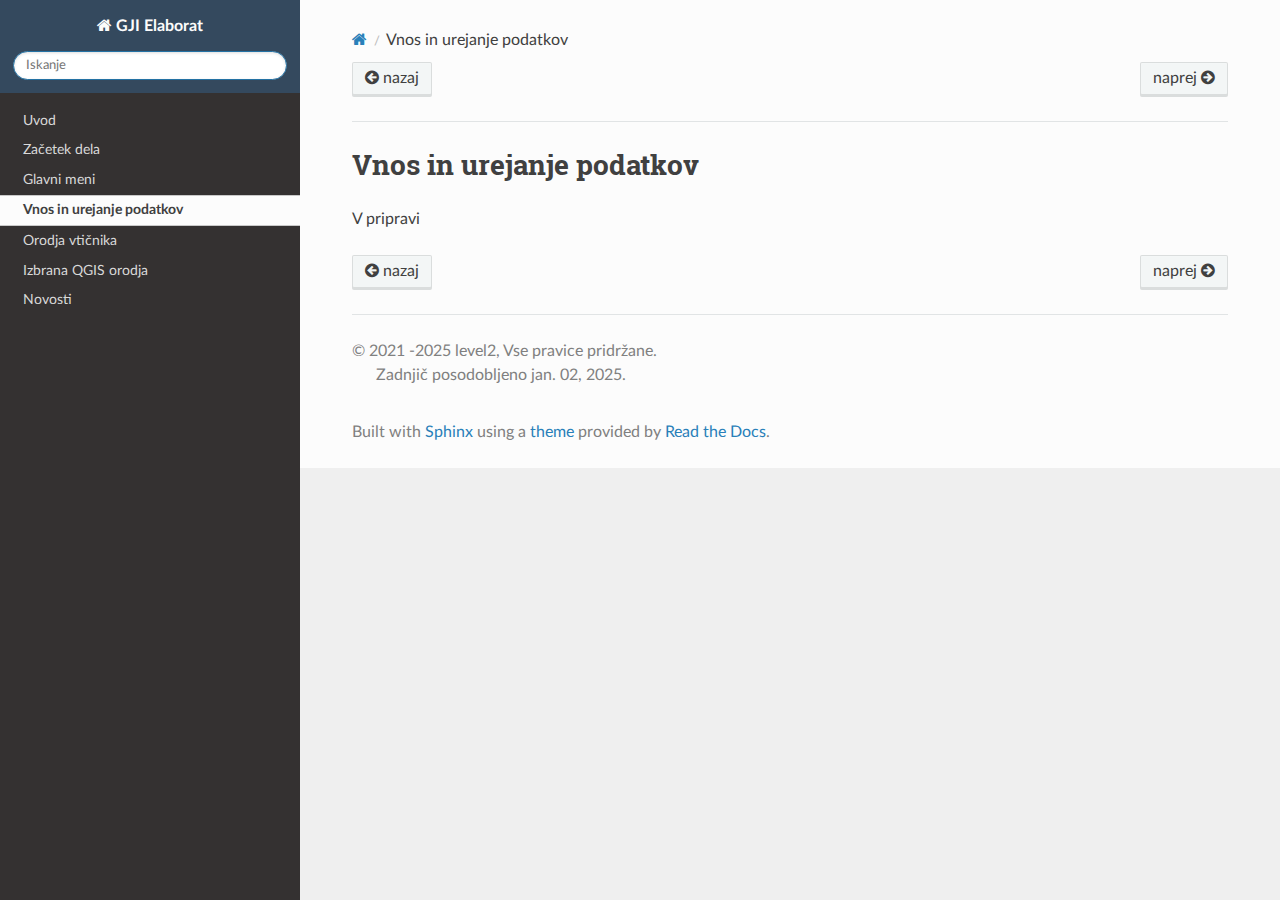
<file: urejanje.html>
<!DOCTYPE html>
<html class="writer-html5" lang="sl" data-content_root="./">
<head>
  <meta charset="utf-8" /><meta name="viewport" content="width=device-width, initial-scale=1" />

  <meta name="viewport" content="width=device-width, initial-scale=1.0" />
  <title>Vnos in urejanje podatkov &mdash; GJI Elaborat 2.8 documentation</title>
      <link rel="stylesheet" type="text/css" href="_static/pygments.css?v=fa44fd50" />
      <link rel="stylesheet" type="text/css" href="_static/css/theme.css?v=e59714d7" />
      <link rel="stylesheet" type="text/css" href="_static/docs.css?v=4c603fbf" />

  
    <link rel="shortcut icon" href="_static/level2-favicon.ico"/>
      <script src="_static/jquery.js?v=c305bccd"></script>
      <script src="_static/_sphinx_javascript_frameworks_compat.js?v=2cd50e6c"></script>
      <script src="_static/documentation_options.js?v=d7c1c2a4"></script>
      <script src="_static/doctools.js?v=9bcbadda"></script>
      <script src="_static/sphinx_highlight.js?v=dc90522c"></script>
      <script src="_static/translations.js?v=ad0ddf96"></script>
      <script src="_static/jquery.js?v=c305bccd"></script>
    <script src="_static/js/theme.js"></script>
    <link rel="index" title="Abecedni seznam" href="genindex.html" />
    <link rel="search" title="Išči" href="search.html" />
    <link rel="next" title="Orodja vtičnika" href="orodja.html" />
    <link rel="prev" title="Glavni meni" href="meni.html" /> 
</head>

<body class="wy-body-for-nav"> 
  <div class="wy-grid-for-nav">
    <nav data-toggle="wy-nav-shift" class="wy-nav-side">
      <div class="wy-side-scroll">
        <div class="wy-side-nav-search"  style="background: #34495e" >

          
          
          <a href="index.html" class="icon icon-home">
            GJI Elaborat
          </a>
<div role="search">
  <form id="rtd-search-form" class="wy-form" action="search.html" method="get">
    <input type="text" name="q" placeholder="Iskanje" aria-label="Iskanje" />
    <input type="hidden" name="check_keywords" value="yes" />
    <input type="hidden" name="area" value="default" />
  </form>
</div>
        </div><div class="wy-menu wy-menu-vertical" data-spy="affix" role="navigation" aria-label="Navigation menu">
              <ul class="current">
<li class="toctree-l1"><a class="reference internal" href="uvod.html">Uvod</a></li>
<li class="toctree-l1"><a class="reference internal" href="zacetek.html">Začetek dela</a></li>
<li class="toctree-l1"><a class="reference internal" href="meni.html">Glavni meni</a></li>
<li class="toctree-l1 current"><a class="current reference internal" href="#">Vnos in urejanje podatkov</a></li>
<li class="toctree-l1"><a class="reference internal" href="orodja.html">Orodja vtičnika</a></li>
<li class="toctree-l1"><a class="reference internal" href="qgis-orodja.html">Izbrana QGIS orodja</a></li>
</ul>
<ul>
<li class="toctree-l1"><a class="reference internal" href="novosti.html">Novosti</a></li>
</ul>

        </div>
      </div>
    </nav>

    <section data-toggle="wy-nav-shift" class="wy-nav-content-wrap"><nav class="wy-nav-top" aria-label="Mobile navigation menu"  style="background: #34495e" >
          <i data-toggle="wy-nav-top" class="fa fa-bars"></i>
          <a href="index.html">GJI Elaborat</a>
      </nav>

      <div class="wy-nav-content">
        <div class="rst-content style-external-links">
          <div role="navigation" aria-label="Page navigation">
  <ul class="wy-breadcrumbs">
      <li><a href="index.html" class="icon icon-home" aria-label="Home"></a></li>
      <li class="breadcrumb-item active">Vnos in urejanje podatkov</li>
      <li class="wy-breadcrumbs-aside">
      </li>
  </ul><div class="rst-breadcrumbs-buttons" role="navigation" aria-label="Sequential page navigation">
        <a href="meni.html" class="btn btn-neutral float-left" title="Glavni meni" accesskey="p"><span class="fa fa-arrow-circle-left" aria-hidden="true"></span> nazaj</a>
        <a href="orodja.html" class="btn btn-neutral float-right" title="Orodja vtičnika" accesskey="n">naprej <span class="fa fa-arrow-circle-right" aria-hidden="true"></span></a>
  </div>
  <hr/>
</div>
          <div role="main" class="document" itemscope="itemscope" itemtype="http://schema.org/Article">
           <div itemprop="articleBody">
             
  <section id="vnos-in-urejanje-podatkov">
<span id="urejanje"></span><h1>Vnos in urejanje podatkov<a class="headerlink" href="#vnos-in-urejanje-podatkov" title="povezava na to poglavje"></a></h1>
<p>V pripravi</p>
</section>


           </div>
          </div>
          <footer><div class="rst-footer-buttons" role="navigation" aria-label="noga">
        <a href="meni.html" class="btn btn-neutral float-left" title="Glavni meni" accesskey="p" rel="prev"><span class="fa fa-arrow-circle-left" aria-hidden="true"></span> nazaj</a>
        <a href="orodja.html" class="btn btn-neutral float-right" title="Orodja vtičnika" accesskey="n" rel="next">naprej <span class="fa fa-arrow-circle-right" aria-hidden="true"></span></a>
    </div>

  <hr/>

  <div role="contentinfo">
    <p>&#169; 2021 -2025 level2, Vse pravice pridržane.
      <span class="lastupdated">Zadnjič posodobljeno jan. 02, 2025.
      </span></p>
  </div>

  Built with <a href="https://www.sphinx-doc.org/">Sphinx</a> using a
    <a href="https://github.com/readthedocs/sphinx_rtd_theme">theme</a>
    provided by <a href="https://readthedocs.org">Read the Docs</a>.
   

</footer>
        </div>
      </div>
    </section>
  </div>
  <script>
      jQuery(function () {
          SphinxRtdTheme.Navigation.enable(false);
      });
  </script> 

</body>
</html>
</file>
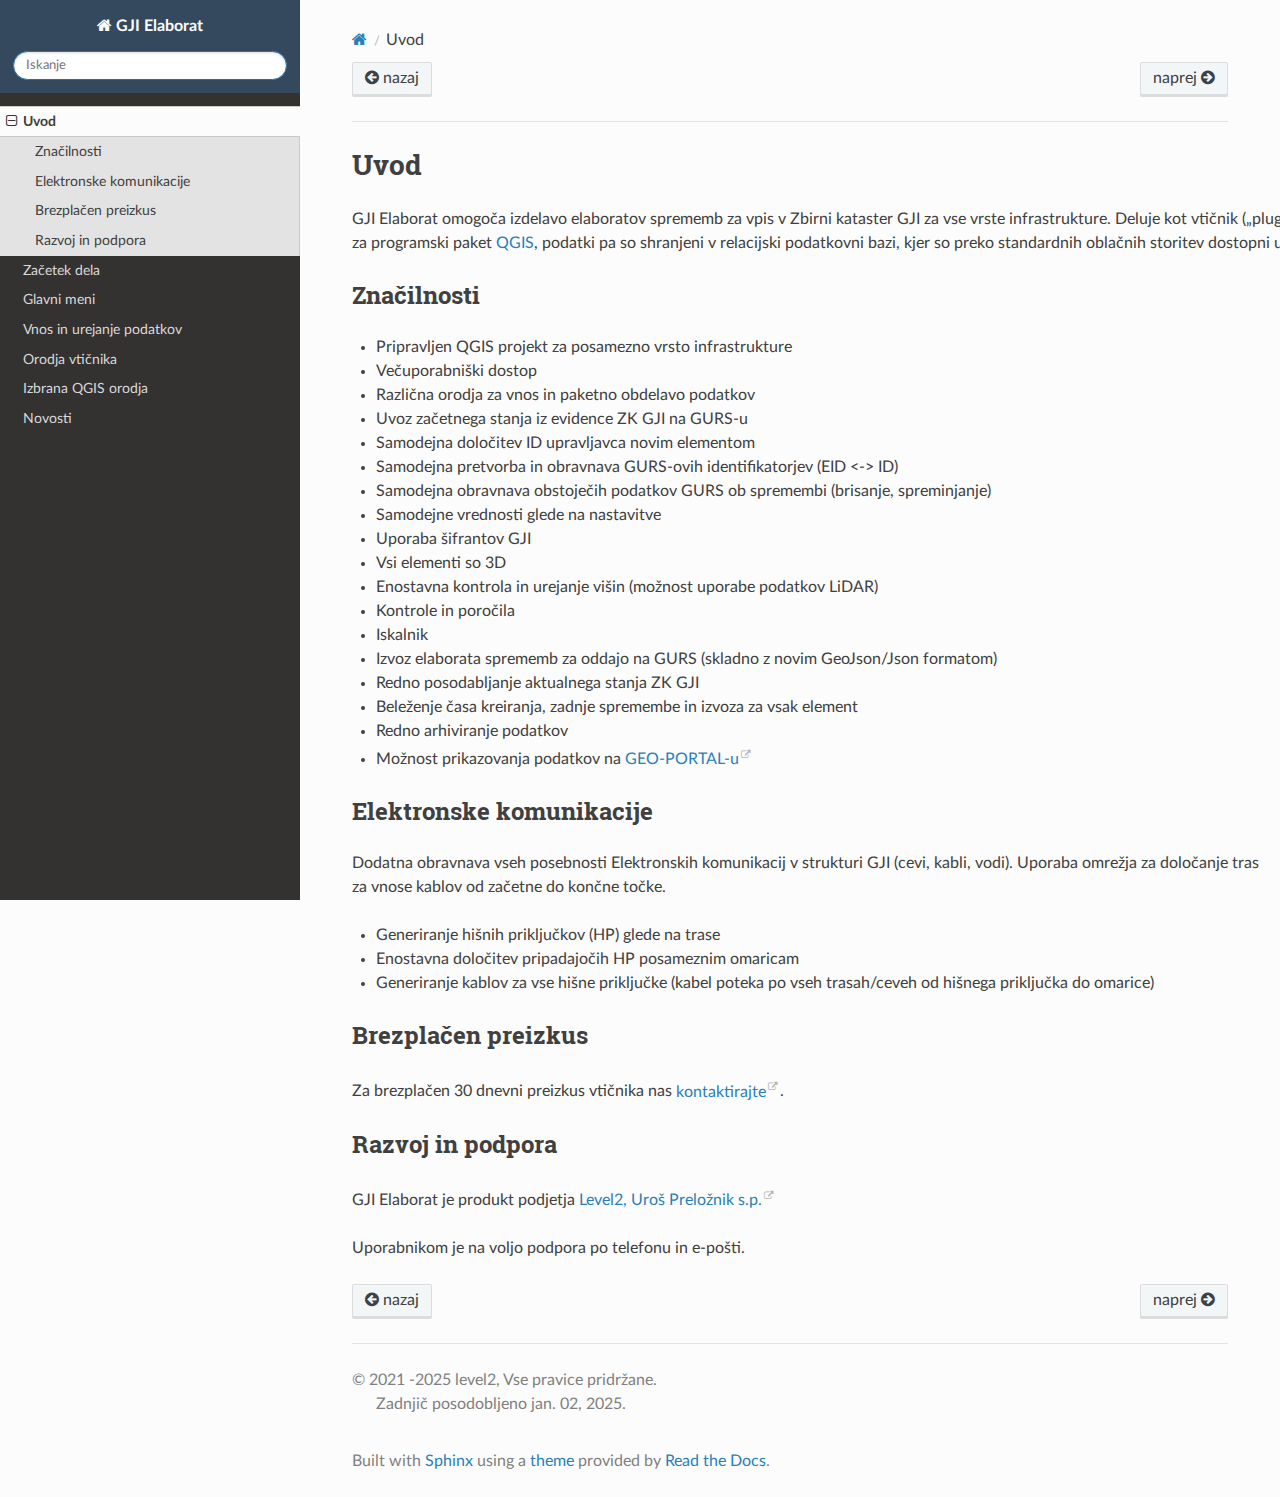
<file: uvod.html>
<!DOCTYPE html>
<html class="writer-html5" lang="sl" data-content_root="./">
<head>
  <meta charset="utf-8" /><meta name="viewport" content="width=device-width, initial-scale=1" />

  <meta name="viewport" content="width=device-width, initial-scale=1.0" />
  <title>Uvod &mdash; GJI Elaborat 2.8 documentation</title>
      <link rel="stylesheet" type="text/css" href="_static/pygments.css?v=fa44fd50" />
      <link rel="stylesheet" type="text/css" href="_static/css/theme.css?v=e59714d7" />
      <link rel="stylesheet" type="text/css" href="_static/docs.css?v=4c603fbf" />

  
    <link rel="shortcut icon" href="_static/level2-favicon.ico"/>
      <script src="_static/jquery.js?v=c305bccd"></script>
      <script src="_static/_sphinx_javascript_frameworks_compat.js?v=2cd50e6c"></script>
      <script src="_static/documentation_options.js?v=d7c1c2a4"></script>
      <script src="_static/doctools.js?v=9bcbadda"></script>
      <script src="_static/sphinx_highlight.js?v=dc90522c"></script>
      <script src="_static/translations.js?v=ad0ddf96"></script>
      <script src="_static/jquery.js?v=c305bccd"></script>
    <script src="_static/js/theme.js"></script>
    <link rel="index" title="Abecedni seznam" href="genindex.html" />
    <link rel="search" title="Išči" href="search.html" />
    <link rel="next" title="Začetek dela" href="zacetek.html" />
    <link rel="prev" title="GJI Elaborat - vtičnik za QGIS" href="index.html" /> 
</head>

<body class="wy-body-for-nav"> 
  <div class="wy-grid-for-nav">
    <nav data-toggle="wy-nav-shift" class="wy-nav-side">
      <div class="wy-side-scroll">
        <div class="wy-side-nav-search"  style="background: #34495e" >

          
          
          <a href="index.html" class="icon icon-home">
            GJI Elaborat
          </a>
<div role="search">
  <form id="rtd-search-form" class="wy-form" action="search.html" method="get">
    <input type="text" name="q" placeholder="Iskanje" aria-label="Iskanje" />
    <input type="hidden" name="check_keywords" value="yes" />
    <input type="hidden" name="area" value="default" />
  </form>
</div>
        </div><div class="wy-menu wy-menu-vertical" data-spy="affix" role="navigation" aria-label="Navigation menu">
              <ul class="current">
<li class="toctree-l1 current"><a class="current reference internal" href="#">Uvod</a><ul>
<li class="toctree-l2"><a class="reference internal" href="#znacilnosti">Značilnosti</a></li>
<li class="toctree-l2"><a class="reference internal" href="#elektronske-komunikacije">Elektronske komunikacije</a></li>
<li class="toctree-l2"><a class="reference internal" href="#brezplacen-preizkus">Brezplačen preizkus</a></li>
<li class="toctree-l2"><a class="reference internal" href="#razvoj-in-podpora">Razvoj in podpora</a></li>
</ul>
</li>
<li class="toctree-l1"><a class="reference internal" href="zacetek.html">Začetek dela</a></li>
<li class="toctree-l1"><a class="reference internal" href="meni.html">Glavni meni</a></li>
<li class="toctree-l1"><a class="reference internal" href="urejanje.html">Vnos in urejanje podatkov</a></li>
<li class="toctree-l1"><a class="reference internal" href="orodja.html">Orodja vtičnika</a></li>
<li class="toctree-l1"><a class="reference internal" href="qgis-orodja.html">Izbrana QGIS orodja</a></li>
</ul>
<ul>
<li class="toctree-l1"><a class="reference internal" href="novosti.html">Novosti</a></li>
</ul>

        </div>
      </div>
    </nav>

    <section data-toggle="wy-nav-shift" class="wy-nav-content-wrap"><nav class="wy-nav-top" aria-label="Mobile navigation menu"  style="background: #34495e" >
          <i data-toggle="wy-nav-top" class="fa fa-bars"></i>
          <a href="index.html">GJI Elaborat</a>
      </nav>

      <div class="wy-nav-content">
        <div class="rst-content style-external-links">
          <div role="navigation" aria-label="Page navigation">
  <ul class="wy-breadcrumbs">
      <li><a href="index.html" class="icon icon-home" aria-label="Home"></a></li>
      <li class="breadcrumb-item active">Uvod</li>
      <li class="wy-breadcrumbs-aside">
      </li>
  </ul><div class="rst-breadcrumbs-buttons" role="navigation" aria-label="Sequential page navigation">
        <a href="index.html" class="btn btn-neutral float-left" title="GJI Elaborat - vtičnik za QGIS" accesskey="p"><span class="fa fa-arrow-circle-left" aria-hidden="true"></span> nazaj</a>
        <a href="zacetek.html" class="btn btn-neutral float-right" title="Začetek dela" accesskey="n">naprej <span class="fa fa-arrow-circle-right" aria-hidden="true"></span></a>
  </div>
  <hr/>
</div>
          <div role="main" class="document" itemscope="itemscope" itemtype="http://schema.org/Article">
           <div itemprop="articleBody">
             
  <section id="uvod">
<h1>Uvod<a class="headerlink" href="#uvod" title="povezava na to poglavje"></a></h1>
<p>GJI Elaborat omogoča izdelavo elaboratov sprememb za vpis v Zbirni kataster GJI za vse vrste infrastrukture. Deluje kot vtičnik („plugin“)
za programski paket <a class="reference internal" href="zacetek.html#qgis"><span class="std std-ref">QGIS</span></a>, podatki pa so shranjeni v relacijski podatkovni bazi, kjer so preko standardnih oblačnih storitev dostopni uporabnikom.</p>
<section id="znacilnosti">
<h2>Značilnosti<a class="headerlink" href="#znacilnosti" title="povezava na to poglavje"></a></h2>
<ul class="simple">
<li><p>Pripravljen QGIS projekt za posamezno vrsto infrastrukture</p></li>
<li><p>Večuporabniški dostop</p></li>
<li><p>Različna orodja za vnos in paketno obdelavo podatkov</p></li>
<li><p>Uvoz začetnega stanja iz evidence ZK GJI na GURS-u</p></li>
<li><p>Samodejna določitev ID upravljavca novim elementom</p></li>
<li><p>Samodejna pretvorba in obravnava GURS-ovih identifikatorjev (EID &lt;-&gt; ID)</p></li>
<li><p>Samodejna obravnava obstoječih podatkov GURS ob spremembi (brisanje, spreminjanje)</p></li>
<li><p>Samodejne vrednosti glede na nastavitve</p></li>
<li><p>Uporaba šifrantov GJI</p></li>
<li><p>Vsi elementi so 3D</p></li>
<li><p>Enostavna kontrola in urejanje višin (možnost uporabe podatkov LiDAR)</p></li>
<li><p>Kontrole in poročila</p></li>
<li><p>Iskalnik</p></li>
<li><p>Izvoz elaborata sprememb za oddajo na GURS (skladno z novim GeoJson/Json formatom)</p></li>
<li><p>Redno posodabljanje aktualnega stanja ZK GJI</p></li>
<li><p>Beleženje časa kreiranja, zadnje spremembe in izvoza za vsak element</p></li>
<li><p>Redno arhiviranje podatkov</p></li>
<li><p>Možnost prikazovanja podatkov na <a class="reference external" href="https://site.geo-portal.si">GEO-PORTAL-u</a></p></li>
</ul>
</section>
<section id="elektronske-komunikacije">
<h2>Elektronske komunikacije<a class="headerlink" href="#elektronske-komunikacije" title="povezava na to poglavje"></a></h2>
<p>Dodatna obravnava vseh posebnosti Elektronskih komunikacij v strukturi GJI (cevi, kabli, vodi). Uporaba omrežja za določanje tras
za vnose kablov od začetne do končne točke.</p>
<ul class="simple">
<li><p>Generiranje hišnih priključkov (HP) glede na trase</p></li>
<li><p>Enostavna določitev pripadajočih HP posameznim omaricam</p></li>
<li><p>Generiranje kablov za vse hišne priključke (kabel poteka po vseh trasah/ceveh od hišnega priključka do omarice)</p></li>
</ul>
</section>
<section id="brezplacen-preizkus">
<h2>Brezplačen preizkus<a class="headerlink" href="#brezplacen-preizkus" title="povezava na to poglavje"></a></h2>
<p>Za brezplačen 30 dnevni preizkus vtičnika nas <a class="reference external" href="https://level2.si/contact/?podrocje=gji-plugin">kontaktirajte</a>.</p>
</section>
<section id="razvoj-in-podpora">
<h2>Razvoj in podpora<a class="headerlink" href="#razvoj-in-podpora" title="povezava na to poglavje"></a></h2>
<p>GJI Elaborat je produkt podjetja <a class="reference external" href="https://level2.si">Level2, Uroš Preložnik s.p.</a></p>
<p>Uporabnikom je na voljo podpora po telefonu in e-pošti.</p>
</section>
</section>


           </div>
          </div>
          <footer><div class="rst-footer-buttons" role="navigation" aria-label="noga">
        <a href="index.html" class="btn btn-neutral float-left" title="GJI Elaborat - vtičnik za QGIS" accesskey="p" rel="prev"><span class="fa fa-arrow-circle-left" aria-hidden="true"></span> nazaj</a>
        <a href="zacetek.html" class="btn btn-neutral float-right" title="Začetek dela" accesskey="n" rel="next">naprej <span class="fa fa-arrow-circle-right" aria-hidden="true"></span></a>
    </div>

  <hr/>

  <div role="contentinfo">
    <p>&#169; 2021 -2025 level2, Vse pravice pridržane.
      <span class="lastupdated">Zadnjič posodobljeno jan. 02, 2025.
      </span></p>
  </div>

  Built with <a href="https://www.sphinx-doc.org/">Sphinx</a> using a
    <a href="https://github.com/readthedocs/sphinx_rtd_theme">theme</a>
    provided by <a href="https://readthedocs.org">Read the Docs</a>.
   

</footer>
        </div>
      </div>
    </section>
  </div>
  <script>
      jQuery(function () {
          SphinxRtdTheme.Navigation.enable(false);
      });
  </script> 

</body>
</html>
</file>
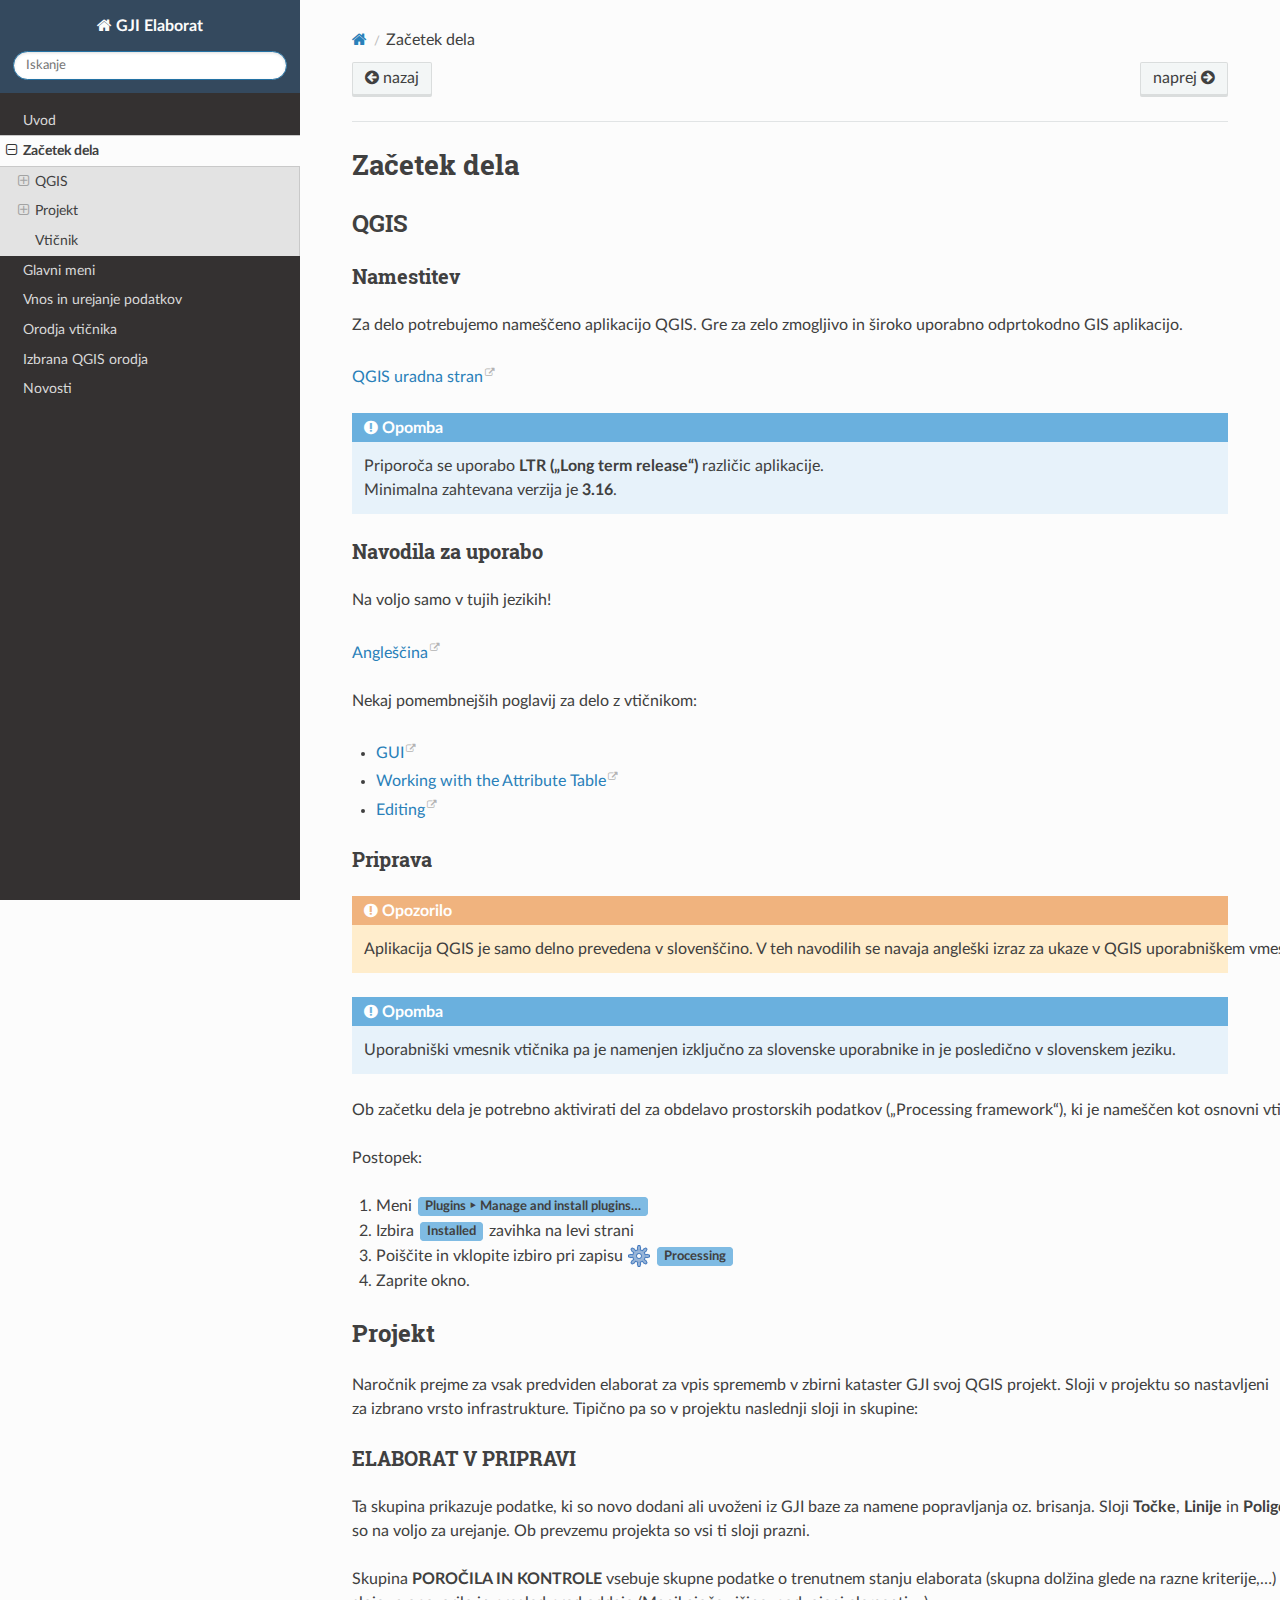
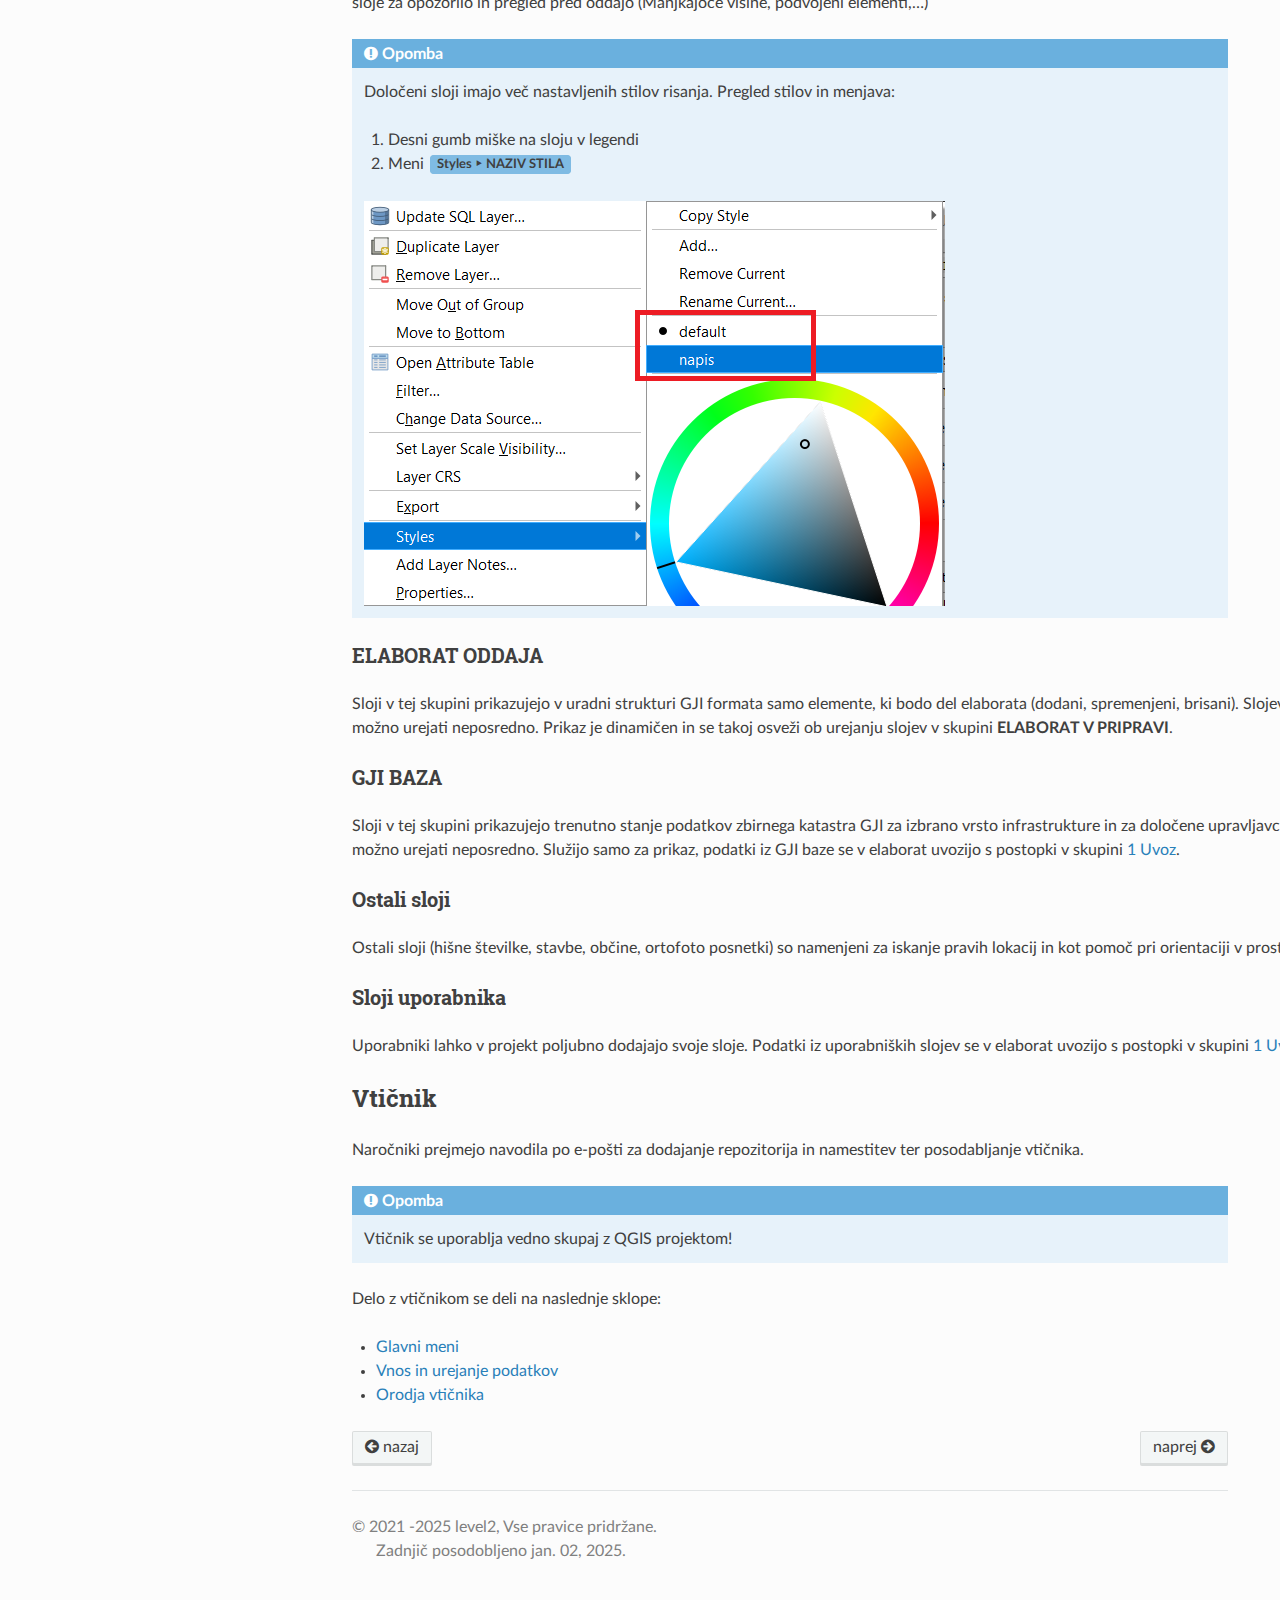
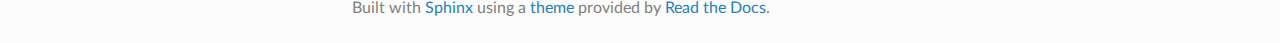
<file: zacetek.html>
<!DOCTYPE html>
<html class="writer-html5" lang="sl" data-content_root="./">
<head>
  <meta charset="utf-8" /><meta name="viewport" content="width=device-width, initial-scale=1" />

  <meta name="viewport" content="width=device-width, initial-scale=1.0" />
  <title>Začetek dela &mdash; GJI Elaborat 2.8 documentation</title>
      <link rel="stylesheet" type="text/css" href="_static/pygments.css?v=fa44fd50" />
      <link rel="stylesheet" type="text/css" href="_static/css/theme.css?v=e59714d7" />
      <link rel="stylesheet" type="text/css" href="_static/docs.css?v=4c603fbf" />

  
    <link rel="shortcut icon" href="_static/level2-favicon.ico"/>
      <script src="_static/jquery.js?v=c305bccd"></script>
      <script src="_static/_sphinx_javascript_frameworks_compat.js?v=2cd50e6c"></script>
      <script src="_static/documentation_options.js?v=d7c1c2a4"></script>
      <script src="_static/doctools.js?v=9bcbadda"></script>
      <script src="_static/sphinx_highlight.js?v=dc90522c"></script>
      <script src="_static/translations.js?v=ad0ddf96"></script>
      <script src="_static/jquery.js?v=c305bccd"></script>
    <script src="_static/js/theme.js"></script>
    <link rel="index" title="Abecedni seznam" href="genindex.html" />
    <link rel="search" title="Išči" href="search.html" />
    <link rel="next" title="Glavni meni" href="meni.html" />
    <link rel="prev" title="Uvod" href="uvod.html" /> 
</head>

<body class="wy-body-for-nav"> 
  <div class="wy-grid-for-nav">
    <nav data-toggle="wy-nav-shift" class="wy-nav-side">
      <div class="wy-side-scroll">
        <div class="wy-side-nav-search"  style="background: #34495e" >

          
          
          <a href="index.html" class="icon icon-home">
            GJI Elaborat
          </a>
<div role="search">
  <form id="rtd-search-form" class="wy-form" action="search.html" method="get">
    <input type="text" name="q" placeholder="Iskanje" aria-label="Iskanje" />
    <input type="hidden" name="check_keywords" value="yes" />
    <input type="hidden" name="area" value="default" />
  </form>
</div>
        </div><div class="wy-menu wy-menu-vertical" data-spy="affix" role="navigation" aria-label="Navigation menu">
              <ul class="current">
<li class="toctree-l1"><a class="reference internal" href="uvod.html">Uvod</a></li>
<li class="toctree-l1 current"><a class="current reference internal" href="#">Začetek dela</a><ul>
<li class="toctree-l2"><a class="reference internal" href="#qgis">QGIS</a><ul>
<li class="toctree-l3"><a class="reference internal" href="#namestitev">Namestitev</a></li>
<li class="toctree-l3"><a class="reference internal" href="#navodila-za-uporabo">Navodila za uporabo</a></li>
<li class="toctree-l3"><a class="reference internal" href="#priprava">Priprava</a></li>
</ul>
</li>
<li class="toctree-l2"><a class="reference internal" href="#projekt">Projekt</a><ul>
<li class="toctree-l3"><a class="reference internal" href="#elaborat-v-pripravi">ELABORAT V PRIPRAVI</a></li>
<li class="toctree-l3"><a class="reference internal" href="#elaborat-oddaja">ELABORAT ODDAJA</a></li>
<li class="toctree-l3"><a class="reference internal" href="#gji-baza">GJI BAZA</a></li>
<li class="toctree-l3"><a class="reference internal" href="#ostali-sloji">Ostali sloji</a></li>
<li class="toctree-l3"><a class="reference internal" href="#sloji-uporabnika">Sloji uporabnika</a></li>
</ul>
</li>
<li class="toctree-l2"><a class="reference internal" href="#vticnik">Vtičnik</a></li>
</ul>
</li>
<li class="toctree-l1"><a class="reference internal" href="meni.html">Glavni meni</a></li>
<li class="toctree-l1"><a class="reference internal" href="urejanje.html">Vnos in urejanje podatkov</a></li>
<li class="toctree-l1"><a class="reference internal" href="orodja.html">Orodja vtičnika</a></li>
<li class="toctree-l1"><a class="reference internal" href="qgis-orodja.html">Izbrana QGIS orodja</a></li>
</ul>
<ul>
<li class="toctree-l1"><a class="reference internal" href="novosti.html">Novosti</a></li>
</ul>

        </div>
      </div>
    </nav>

    <section data-toggle="wy-nav-shift" class="wy-nav-content-wrap"><nav class="wy-nav-top" aria-label="Mobile navigation menu"  style="background: #34495e" >
          <i data-toggle="wy-nav-top" class="fa fa-bars"></i>
          <a href="index.html">GJI Elaborat</a>
      </nav>

      <div class="wy-nav-content">
        <div class="rst-content style-external-links">
          <div role="navigation" aria-label="Page navigation">
  <ul class="wy-breadcrumbs">
      <li><a href="index.html" class="icon icon-home" aria-label="Home"></a></li>
      <li class="breadcrumb-item active">Začetek dela</li>
      <li class="wy-breadcrumbs-aside">
      </li>
  </ul><div class="rst-breadcrumbs-buttons" role="navigation" aria-label="Sequential page navigation">
        <a href="uvod.html" class="btn btn-neutral float-left" title="Uvod" accesskey="p"><span class="fa fa-arrow-circle-left" aria-hidden="true"></span> nazaj</a>
        <a href="meni.html" class="btn btn-neutral float-right" title="Glavni meni" accesskey="n">naprej <span class="fa fa-arrow-circle-right" aria-hidden="true"></span></a>
  </div>
  <hr/>
</div>
          <div role="main" class="document" itemscope="itemscope" itemtype="http://schema.org/Article">
           <div itemprop="articleBody">
             
  <section id="zacetek-dela">
<h1>Začetek dela<a class="headerlink" href="#zacetek-dela" title="povezava na to poglavje"></a></h1>
<section id="qgis">
<span id="id1"></span><h2>QGIS<a class="headerlink" href="#qgis" title="povezava na to poglavje"></a></h2>
<section id="namestitev">
<h3>Namestitev<a class="headerlink" href="#namestitev" title="povezava na to poglavje"></a></h3>
<p>Za delo potrebujemo nameščeno aplikacijo QGIS. Gre za zelo zmogljivo in široko uporabno odprtokodno GIS aplikacijo.</p>
<p><a class="reference external" href="https://qgis.org/en/site/">QGIS uradna stran</a></p>
<div class="admonition note">
<p class="admonition-title">Opomba</p>
<p>Priporoča se uporabo <strong>LTR („Long term release“)</strong> različic aplikacije.
Minimalna zahtevana verzija je <strong>3.16</strong>.</p>
</div>
</section>
<section id="navodila-za-uporabo">
<h3>Navodila za uporabo<a class="headerlink" href="#navodila-za-uporabo" title="povezava na to poglavje"></a></h3>
<p>Na voljo samo v tujih jezikih!</p>
<p><a class="reference external" href="https://docs.qgis.org/3.28/en/docs/user_manual/index.html">Angleščina</a></p>
<p>Nekaj pomembnejših poglavij za delo z vtičnikom:</p>
<ul class="simple">
<li><p><a class="reference external" href="https://docs.qgis.org/3.28/en/docs/user_manual/introduction/qgis_gui.html">GUI</a></p></li>
<li><p><a class="reference external" href="https://docs.qgis.org/3.28/en/docs/user_manual/working_with_vector/attribute_table.html">Working with the Attribute Table</a></p></li>
<li><p><a class="reference external" href="https://docs.qgis.org/3.28/en/docs/user_manual/working_with_vector/editing_geometry_attributes.html">Editing</a></p></li>
</ul>
</section>
<section id="priprava">
<h3>Priprava<a class="headerlink" href="#priprava" title="povezava na to poglavje"></a></h3>
<div class="admonition warning">
<p class="admonition-title">Opozorilo</p>
<p>Aplikacija QGIS je samo delno prevedena v slovenščino. V teh navodilih se navaja angleški izraz za ukaze v QGIS uporabniškem vmesniku.</p>
</div>
<div class="admonition note">
<p class="admonition-title">Opomba</p>
<p>Uporabniški vmesnik vtičnika pa je namenjen izključno za slovenske uporabnike in je posledično v slovenskem jeziku.</p>
</div>
<p>Ob začetku dela je potrebno aktivirati del za obdelavo prostorskih podatkov („Processing framework“), ki je nameščen kot osnovni vtičnik („Plugin“) ampak na začetku ni aktiviran.</p>
<p>Postopek:</p>
<ol class="arabic simple">
<li><p>Meni <span class="menuselection">Plugins ‣ Manage and install plugins…</span></p></li>
<li><p>Izbira <span class="guilabel">Installed</span> zavihka na levi strani</p></li>
<li><p>Poiščite in vklopite izbiro pri zapisu <a class="reference internal" href="_images/processingAlgorithm.png"><img alt="processingAlgorithm" src="_images/processingAlgorithm.png" style="width: 1.5em;" /></a> <span class="guilabel">Processing</span></p></li>
<li><p>Zaprite okno.</p></li>
</ol>
</section>
</section>
<section id="projekt">
<h2>Projekt<a class="headerlink" href="#projekt" title="povezava na to poglavje"></a></h2>
<p>Naročnik prejme za vsak predviden elaborat za vpis sprememb v zbirni kataster GJI svoj QGIS projekt. Sloji v projektu so nastavljeni
za izbrano vrsto infrastrukture. Tipično pa so v projektu naslednji sloji in skupine:</p>
<section id="elaborat-v-pripravi">
<h3>ELABORAT V PRIPRAVI<a class="headerlink" href="#elaborat-v-pripravi" title="povezava na to poglavje"></a></h3>
<p>Ta skupina prikazuje podatke, ki so novo dodani ali uvoženi iz GJI baze za namene popravljanja oz. brisanja. Sloji <strong>Točke</strong>, <strong>Linije</strong> in <strong>Poligoni</strong>
so na voljo za urejanje. Ob prevzemu projekta so vsi ti sloji prazni.</p>
<p>Skupina <strong>POROČILA IN KONTROLE</strong> vsebuje skupne podatke o trenutnem stanju elaborata (skupna dolžina glede na razne kriterije,…) in koristne kontrolne
sloje za opozorilo in pregled pred oddajo (Manjkajoče višine, podvojeni elementi,…)</p>
<div class="admonition note">
<p class="admonition-title">Opomba</p>
<p>Določeni sloji imajo več nastavljenih stilov risanja. Pregled stilov in menjava:</p>
<ol class="arabic simple">
<li><p>Desni gumb miške na sloju v legendi</p></li>
<li><p>Meni <span class="menuselection">Styles ‣ NAZIV STILA</span></p></li>
</ol>
<img alt="_images/styles2.png" src="_images/styles2.png" />
</div>
</section>
<section id="elaborat-oddaja">
<h3>ELABORAT ODDAJA<a class="headerlink" href="#elaborat-oddaja" title="povezava na to poglavje"></a></h3>
<p>Sloji v tej skupini prikazujejo v uradni strukturi GJI formata samo elemente, ki bodo del elaborata (dodani, spremenjeni, brisani). Slojev v tej skupini ni
možno urejati neposredno. Prikaz je dinamičen in se takoj osveži ob urejanju slojev v skupini <strong>ELABORAT V PRIPRAVI</strong>.</p>
</section>
<section id="gji-baza">
<h3>GJI BAZA<a class="headerlink" href="#gji-baza" title="povezava na to poglavje"></a></h3>
<p>Sloji v tej skupini prikazujejo trenutno stanje podatkov zbirnega katastra GJI za izbrano vrsto infrastrukture in za določene upravljavce. Tudi slojev v tej skupini ni
možno urejati neposredno. Služijo samo za prikaz, podatki iz GJI baze se v elaborat uvozijo s postopki v skupini <a class="reference internal" href="orodja.html#uvoz"><span class="std std-ref">1 Uvoz</span></a>.</p>
</section>
<section id="ostali-sloji">
<h3>Ostali sloji<a class="headerlink" href="#ostali-sloji" title="povezava na to poglavje"></a></h3>
<p>Ostali sloji (hišne številke, stavbe, občine, ortofoto posnetki) so namenjeni za iskanje pravih lokacij in kot pomoč pri orientaciji v prostoru.</p>
</section>
<section id="sloji-uporabnika">
<h3>Sloji uporabnika<a class="headerlink" href="#sloji-uporabnika" title="povezava na to poglavje"></a></h3>
<p>Uporabniki lahko v projekt poljubno dodajajo svoje sloje. Podatki iz uporabniških slojev se v elaborat uvozijo s postopki v skupini <a class="reference internal" href="orodja.html#uvoz"><span class="std std-ref">1 Uvoz</span></a>.</p>
</section>
</section>
<section id="vticnik">
<h2>Vtičnik<a class="headerlink" href="#vticnik" title="povezava na to poglavje"></a></h2>
<p>Naročniki prejmejo navodila po e-pošti za dodajanje repozitorija in namestitev ter posodabljanje vtičnika.</p>
<div class="admonition note">
<p class="admonition-title">Opomba</p>
<p>Vtičnik se uporablja vedno skupaj z QGIS projektom!</p>
</div>
<p>Delo z vtičnikom se deli na naslednje sklope:</p>
<ul class="simple">
<li><p><a class="reference internal" href="meni.html#meni"><span class="std std-ref">Glavni meni</span></a></p></li>
<li><p><a class="reference internal" href="urejanje.html#urejanje"><span class="std std-ref">Vnos in urejanje podatkov</span></a></p></li>
<li><p><a class="reference internal" href="orodja.html#orodja"><span class="std std-ref">Orodja vtičnika</span></a></p></li>
</ul>
</section>
</section>


           </div>
          </div>
          <footer><div class="rst-footer-buttons" role="navigation" aria-label="noga">
        <a href="uvod.html" class="btn btn-neutral float-left" title="Uvod" accesskey="p" rel="prev"><span class="fa fa-arrow-circle-left" aria-hidden="true"></span> nazaj</a>
        <a href="meni.html" class="btn btn-neutral float-right" title="Glavni meni" accesskey="n" rel="next">naprej <span class="fa fa-arrow-circle-right" aria-hidden="true"></span></a>
    </div>

  <hr/>

  <div role="contentinfo">
    <p>&#169; 2021 -2025 level2, Vse pravice pridržane.
      <span class="lastupdated">Zadnjič posodobljeno jan. 02, 2025.
      </span></p>
  </div>

  Built with <a href="https://www.sphinx-doc.org/">Sphinx</a> using a
    <a href="https://github.com/readthedocs/sphinx_rtd_theme">theme</a>
    provided by <a href="https://readthedocs.org">Read the Docs</a>.
   

</footer>
        </div>
      </div>
    </section>
  </div>
  <script>
      jQuery(function () {
          SphinxRtdTheme.Navigation.enable(false);
      });
  </script> 

</body>
</html>
</file>
<file: _static/pygments.css>
pre { line-height: 125%; }
td.linenos .normal { color: inherit; background-color: transparent; padding-left: 5px; padding-right: 5px; }
span.linenos { color: inherit; background-color: transparent; padding-left: 5px; padding-right: 5px; }
td.linenos .special { color: #000000; background-color: #ffffc0; padding-left: 5px; padding-right: 5px; }
span.linenos.special { color: #000000; background-color: #ffffc0; padding-left: 5px; padding-right: 5px; }
.highlight .hll { background-color: #ffffcc }
.highlight { background: #eeffcc; }
.highlight .c { color: #408090; font-style: italic } /* Comment */
.highlight .err { border: 1px solid #FF0000 } /* Error */
.highlight .k { color: #007020; font-weight: bold } /* Keyword */
.highlight .o { color: #666666 } /* Operator */
.highlight .ch { color: #408090; font-style: italic } /* Comment.Hashbang */
.highlight .cm { color: #408090; font-style: italic } /* Comment.Multiline */
.highlight .cp { color: #007020 } /* Comment.Preproc */
.highlight .cpf { color: #408090; font-style: italic } /* Comment.PreprocFile */
.highlight .c1 { color: #408090; font-style: italic } /* Comment.Single */
.highlight .cs { color: #408090; background-color: #fff0f0 } /* Comment.Special */
.highlight .gd { color: #A00000 } /* Generic.Deleted */
.highlight .ge { font-style: italic } /* Generic.Emph */
.highlight .ges { font-weight: bold; font-style: italic } /* Generic.EmphStrong */
.highlight .gr { color: #FF0000 } /* Generic.Error */
.highlight .gh { color: #000080; font-weight: bold } /* Generic.Heading */
.highlight .gi { color: #00A000 } /* Generic.Inserted */
.highlight .go { color: #333333 } /* Generic.Output */
.highlight .gp { color: #c65d09; font-weight: bold } /* Generic.Prompt */
.highlight .gs { font-weight: bold } /* Generic.Strong */
.highlight .gu { color: #800080; font-weight: bold } /* Generic.Subheading */
.highlight .gt { color: #0044DD } /* Generic.Traceback */
.highlight .kc { color: #007020; font-weight: bold } /* Keyword.Constant */
.highlight .kd { color: #007020; font-weight: bold } /* Keyword.Declaration */
.highlight .kn { color: #007020; font-weight: bold } /* Keyword.Namespace */
.highlight .kp { color: #007020 } /* Keyword.Pseudo */
.highlight .kr { color: #007020; font-weight: bold } /* Keyword.Reserved */
.highlight .kt { color: #902000 } /* Keyword.Type */
.highlight .m { color: #208050 } /* Literal.Number */
.highlight .s { color: #4070a0 } /* Literal.String */
.highlight .na { color: #4070a0 } /* Name.Attribute */
.highlight .nb { color: #007020 } /* Name.Builtin */
.highlight .nc { color: #0e84b5; font-weight: bold } /* Name.Class */
.highlight .no { color: #60add5 } /* Name.Constant */
.highlight .nd { color: #555555; font-weight: bold } /* Name.Decorator */
.highlight .ni { color: #d55537; font-weight: bold } /* Name.Entity */
.highlight .ne { color: #007020 } /* Name.Exception */
.highlight .nf { color: #06287e } /* Name.Function */
.highlight .nl { color: #002070; font-weight: bold } /* Name.Label */
.highlight .nn { color: #0e84b5; font-weight: bold } /* Name.Namespace */
.highlight .nt { color: #062873; font-weight: bold } /* Name.Tag */
.highlight .nv { color: #bb60d5 } /* Name.Variable */
.highlight .ow { color: #007020; font-weight: bold } /* Operator.Word */
.highlight .w { color: #bbbbbb } /* Text.Whitespace */
.highlight .mb { color: #208050 } /* Literal.Number.Bin */
.highlight .mf { color: #208050 } /* Literal.Number.Float */
.highlight .mh { color: #208050 } /* Literal.Number.Hex */
.highlight .mi { color: #208050 } /* Literal.Number.Integer */
.highlight .mo { color: #208050 } /* Literal.Number.Oct */
.highlight .sa { color: #4070a0 } /* Literal.String.Affix */
.highlight .sb { color: #4070a0 } /* Literal.String.Backtick */
.highlight .sc { color: #4070a0 } /* Literal.String.Char */
.highlight .dl { color: #4070a0 } /* Literal.String.Delimiter */
.highlight .sd { color: #4070a0; font-style: italic } /* Literal.String.Doc */
.highlight .s2 { color: #4070a0 } /* Literal.String.Double */
.highlight .se { color: #4070a0; font-weight: bold } /* Literal.String.Escape */
.highlight .sh { color: #4070a0 } /* Literal.String.Heredoc */
.highlight .si { color: #70a0d0; font-style: italic } /* Literal.String.Interpol */
.highlight .sx { color: #c65d09 } /* Literal.String.Other */
.highlight .sr { color: #235388 } /* Literal.String.Regex */
.highlight .s1 { color: #4070a0 } /* Literal.String.Single */
.highlight .ss { color: #517918 } /* Literal.String.Symbol */
.highlight .bp { color: #007020 } /* Name.Builtin.Pseudo */
.highlight .fm { color: #06287e } /* Name.Function.Magic */
.highlight .vc { color: #bb60d5 } /* Name.Variable.Class */
.highlight .vg { color: #bb60d5 } /* Name.Variable.Global */
.highlight .vi { color: #bb60d5 } /* Name.Variable.Instance */
.highlight .vm { color: #bb60d5 } /* Name.Variable.Magic */
.highlight .il { color: #208050 } /* Literal.Number.Integer.Long */
</file>
<file: _static/css/theme.css>
html{box-sizing:border-box}*,:after,:before{box-sizing:inherit}article,aside,details,figcaption,figure,footer,header,hgroup,nav,section{display:block}audio,canvas,video{display:inline-block;*display:inline;*zoom:1}[hidden],audio:not([controls]){display:none}*{-webkit-box-sizing:border-box;-moz-box-sizing:border-box;box-sizing:border-box}html{font-size:100%;-webkit-text-size-adjust:100%;-ms-text-size-adjust:100%}body{margin:0}a:active,a:hover{outline:0}abbr[title]{border-bottom:1px dotted}b,strong{font-weight:700}blockquote{margin:0}dfn{font-style:italic}ins{background:#ff9;text-decoration:none}ins,mark{color:#000}mark{background:#ff0;font-style:italic;font-weight:700}.rst-content code,.rst-content tt,code,kbd,pre,samp{font-family:monospace,serif;_font-family:courier new,monospace;font-size:1em}pre{white-space:pre}q{quotes:none}q:after,q:before{content:"";content:none}small{font-size:85%}sub,sup{font-size:75%;line-height:0;position:relative;vertical-align:baseline}sup{top:-.5em}sub{bottom:-.25em}dl,ol,ul{margin:0;padding:0;list-style:none;list-style-image:none}li{list-style:none}dd{margin:0}img{border:0;-ms-interpolation-mode:bicubic;vertical-align:middle;max-width:100%}svg:not(:root){overflow:hidden}figure,form{margin:0}label{cursor:pointer}button,input,select,textarea{font-size:100%;margin:0;vertical-align:baseline;*vertical-align:middle}button,input{line-height:normal}button,input[type=button],input[type=reset],input[type=submit]{cursor:pointer;-webkit-appearance:button;*overflow:visible}button[disabled],input[disabled]{cursor:default}input[type=search]{-webkit-appearance:textfield;-moz-box-sizing:content-box;-webkit-box-sizing:content-box;box-sizing:content-box}textarea{resize:vertical}table{border-collapse:collapse;border-spacing:0}td{vertical-align:top}.chromeframe{margin:.2em 0;background:#ccc;color:#000;padding:.2em 0}.ir{display:block;border:0;text-indent:-999em;overflow:hidden;background-color:transparent;background-repeat:no-repeat;text-align:left;direction:ltr;*line-height:0}.ir br{display:none}.hidden{display:none!important;visibility:hidden}.visuallyhidden{border:0;clip:rect(0 0 0 0);height:1px;margin:-1px;overflow:hidden;padding:0;position:absolute;width:1px}.visuallyhidden.focusable:active,.visuallyhidden.focusable:focus{clip:auto;height:auto;margin:0;overflow:visible;position:static;width:auto}.invisible{visibility:hidden}.relative{position:relative}big,small{font-size:100%}@media print{body,html,section{background:none!important}*{box-shadow:none!important;text-shadow:none!important;filter:none!important;-ms-filter:none!important}a,a:visited{text-decoration:underline}.ir a:after,a[href^="#"]:after,a[href^="javascript:"]:after{content:""}blockquote,pre{page-break-inside:avoid}thead{display:table-header-group}img,tr{page-break-inside:avoid}img{max-width:100%!important}@page{margin:.5cm}.rst-content .toctree-wrapper>p.caption,h2,h3,p{orphans:3;widows:3}.rst-content .toctree-wrapper>p.caption,h2,h3{page-break-after:avoid}}.btn,.fa:before,.icon:before,.rst-content .admonition,.rst-content .admonition-title:before,.rst-content .admonition-todo,.rst-content .attention,.rst-content .caution,.rst-content .code-block-caption .headerlink:before,.rst-content .danger,.rst-content .eqno .headerlink:before,.rst-content .error,.rst-content .hint,.rst-content .important,.rst-content .note,.rst-content .seealso,.rst-content .tip,.rst-content .warning,.rst-content code.download span:first-child:before,.rst-content dl dt .headerlink:before,.rst-content h1 .headerlink:before,.rst-content h2 .headerlink:before,.rst-content h3 .headerlink:before,.rst-content h4 .headerlink:before,.rst-content h5 .headerlink:before,.rst-content h6 .headerlink:before,.rst-content p.caption .headerlink:before,.rst-content p .headerlink:before,.rst-content table>caption .headerlink:before,.rst-content tt.download span:first-child:before,.wy-alert,.wy-dropdown .caret:before,.wy-inline-validate.wy-inline-validate-danger .wy-input-context:before,.wy-inline-validate.wy-inline-validate-info .wy-input-context:before,.wy-inline-validate.wy-inline-validate-success .wy-input-context:before,.wy-inline-validate.wy-inline-validate-warning .wy-input-context:before,.wy-menu-vertical li.current>a button.toctree-expand:before,.wy-menu-vertical li.on a button.toctree-expand:before,.wy-menu-vertical li button.toctree-expand:before,input[type=color],input[type=date],input[type=datetime-local],input[type=datetime],input[type=email],input[type=month],input[type=number],input[type=password],input[type=search],input[type=tel],input[type=text],input[type=time],input[type=url],input[type=week],select,textarea{-webkit-font-smoothing:antialiased}.clearfix{*zoom:1}.clearfix:after,.clearfix:before{display:table;content:""}.clearfix:after{clear:both}/*!
 *  Font Awesome 4.7.0 by @davegandy - http://fontawesome.io - @fontawesome
 *  License - http://fontawesome.io/license (Font: SIL OFL 1.1, CSS: MIT License)
 */@font-face{font-family:FontAwesome;src:url(fonts/fontawesome-webfont.eot?674f50d287a8c48dc19ba404d20fe713);src:url(fonts/fontawesome-webfont.eot?674f50d287a8c48dc19ba404d20fe713?#iefix&v=4.7.0) format("embedded-opentype"),url(fonts/fontawesome-webfont.woff2?af7ae505a9eed503f8b8e6982036873e) format("woff2"),url(fonts/fontawesome-webfont.woff?fee66e712a8a08eef5805a46892932ad) format("woff"),url(fonts/fontawesome-webfont.ttf?b06871f281fee6b241d60582ae9369b9) format("truetype"),url(fonts/fontawesome-webfont.svg?912ec66d7572ff821749319396470bde#fontawesomeregular) format("svg");font-weight:400;font-style:normal}.fa,.icon,.rst-content .admonition-title,.rst-content .code-block-caption .headerlink,.rst-content .eqno .headerlink,.rst-content code.download span:first-child,.rst-content dl dt .headerlink,.rst-content h1 .headerlink,.rst-content h2 .headerlink,.rst-content h3 .headerlink,.rst-content h4 .headerlink,.rst-content h5 .headerlink,.rst-content h6 .headerlink,.rst-content p.caption .headerlink,.rst-content p .headerlink,.rst-content table>caption .headerlink,.rst-content tt.download span:first-child,.wy-menu-vertical li.current>a button.toctree-expand,.wy-menu-vertical li.on a button.toctree-expand,.wy-menu-vertical li button.toctree-expand{display:inline-block;font:normal normal normal 14px/1 FontAwesome;font-size:inherit;text-rendering:auto;-webkit-font-smoothing:antialiased;-moz-osx-font-smoothing:grayscale}.fa-lg{font-size:1.33333em;line-height:.75em;vertical-align:-15%}.fa-2x{font-size:2em}.fa-3x{font-size:3em}.fa-4x{font-size:4em}.fa-5x{font-size:5em}.fa-fw{width:1.28571em;text-align:center}.fa-ul{padding-left:0;margin-left:2.14286em;list-style-type:none}.fa-ul>li{position:relative}.fa-li{position:absolute;left:-2.14286em;width:2.14286em;top:.14286em;text-align:center}.fa-li.fa-lg{left:-1.85714em}.fa-border{padding:.2em .25em .15em;border:.08em solid #eee;border-radius:.1em}.fa-pull-left{float:left}.fa-pull-right{float:right}.fa-pull-left.icon,.fa.fa-pull-left,.rst-content .code-block-caption .fa-pull-left.headerlink,.rst-content .eqno .fa-pull-left.headerlink,.rst-content .fa-pull-left.admonition-title,.rst-content code.download span.fa-pull-left:first-child,.rst-content dl dt .fa-pull-left.headerlink,.rst-content h1 .fa-pull-left.headerlink,.rst-content h2 .fa-pull-left.headerlink,.rst-content h3 .fa-pull-left.headerlink,.rst-content h4 .fa-pull-left.headerlink,.rst-content h5 .fa-pull-left.headerlink,.rst-content h6 .fa-pull-left.headerlink,.rst-content p .fa-pull-left.headerlink,.rst-content table>caption .fa-pull-left.headerlink,.rst-content tt.download span.fa-pull-left:first-child,.wy-menu-vertical li.current>a button.fa-pull-left.toctree-expand,.wy-menu-vertical li.on a button.fa-pull-left.toctree-expand,.wy-menu-vertical li button.fa-pull-left.toctree-expand{margin-right:.3em}.fa-pull-right.icon,.fa.fa-pull-right,.rst-content .code-block-caption .fa-pull-right.headerlink,.rst-content .eqno .fa-pull-right.headerlink,.rst-content .fa-pull-right.admonition-title,.rst-content code.download span.fa-pull-right:first-child,.rst-content dl dt .fa-pull-right.headerlink,.rst-content h1 .fa-pull-right.headerlink,.rst-content h2 .fa-pull-right.headerlink,.rst-content h3 .fa-pull-right.headerlink,.rst-content h4 .fa-pull-right.headerlink,.rst-content h5 .fa-pull-right.headerlink,.rst-content h6 .fa-pull-right.headerlink,.rst-content p .fa-pull-right.headerlink,.rst-content table>caption .fa-pull-right.headerlink,.rst-content tt.download span.fa-pull-right:first-child,.wy-menu-vertical li.current>a button.fa-pull-right.toctree-expand,.wy-menu-vertical li.on a button.fa-pull-right.toctree-expand,.wy-menu-vertical li button.fa-pull-right.toctree-expand{margin-left:.3em}.pull-right{float:right}.pull-left{float:left}.fa.pull-left,.pull-left.icon,.rst-content .code-block-caption .pull-left.headerlink,.rst-content .eqno .pull-left.headerlink,.rst-content .pull-left.admonition-title,.rst-content code.download span.pull-left:first-child,.rst-content dl dt .pull-left.headerlink,.rst-content h1 .pull-left.headerlink,.rst-content h2 .pull-left.headerlink,.rst-content h3 .pull-left.headerlink,.rst-content h4 .pull-left.headerlink,.rst-content h5 .pull-left.headerlink,.rst-content h6 .pull-left.headerlink,.rst-content p .pull-left.headerlink,.rst-content table>caption .pull-left.headerlink,.rst-content tt.download span.pull-left:first-child,.wy-menu-vertical li.current>a button.pull-left.toctree-expand,.wy-menu-vertical li.on a button.pull-left.toctree-expand,.wy-menu-vertical li button.pull-left.toctree-expand{margin-right:.3em}.fa.pull-right,.pull-right.icon,.rst-content .code-block-caption .pull-right.headerlink,.rst-content .eqno .pull-right.headerlink,.rst-content .pull-right.admonition-title,.rst-content code.download span.pull-right:first-child,.rst-content dl dt .pull-right.headerlink,.rst-content h1 .pull-right.headerlink,.rst-content h2 .pull-right.headerlink,.rst-content h3 .pull-right.headerlink,.rst-content h4 .pull-right.headerlink,.rst-content h5 .pull-right.headerlink,.rst-content h6 .pull-right.headerlink,.rst-content p .pull-right.headerlink,.rst-content table>caption .pull-right.headerlink,.rst-content tt.download span.pull-right:first-child,.wy-menu-vertical li.current>a button.pull-right.toctree-expand,.wy-menu-vertical li.on a button.pull-right.toctree-expand,.wy-menu-vertical li button.pull-right.toctree-expand{margin-left:.3em}.fa-spin{-webkit-animation:fa-spin 2s linear infinite;animation:fa-spin 2s linear infinite}.fa-pulse{-webkit-animation:fa-spin 1s steps(8) infinite;animation:fa-spin 1s steps(8) infinite}@-webkit-keyframes fa-spin{0%{-webkit-transform:rotate(0deg);transform:rotate(0deg)}to{-webkit-transform:rotate(359deg);transform:rotate(359deg)}}@keyframes fa-spin{0%{-webkit-transform:rotate(0deg);transform:rotate(0deg)}to{-webkit-transform:rotate(359deg);transform:rotate(359deg)}}.fa-rotate-90{-ms-filter:"progid:DXImageTransform.Microsoft.BasicImage(rotation=1)";-webkit-transform:rotate(90deg);-ms-transform:rotate(90deg);transform:rotate(90deg)}.fa-rotate-180{-ms-filter:"progid:DXImageTransform.Microsoft.BasicImage(rotation=2)";-webkit-transform:rotate(180deg);-ms-transform:rotate(180deg);transform:rotate(180deg)}.fa-rotate-270{-ms-filter:"progid:DXImageTransform.Microsoft.BasicImage(rotation=3)";-webkit-transform:rotate(270deg);-ms-transform:rotate(270deg);transform:rotate(270deg)}.fa-flip-horizontal{-ms-filter:"progid:DXImageTransform.Microsoft.BasicImage(rotation=0, mirror=1)";-webkit-transform:scaleX(-1);-ms-transform:scaleX(-1);transform:scaleX(-1)}.fa-flip-vertical{-ms-filter:"progid:DXImageTransform.Microsoft.BasicImage(rotation=2, mirror=1)";-webkit-transform:scaleY(-1);-ms-transform:scaleY(-1);transform:scaleY(-1)}:root .fa-flip-horizontal,:root .fa-flip-vertical,:root .fa-rotate-90,:root .fa-rotate-180,:root .fa-rotate-270{filter:none}.fa-stack{position:relative;display:inline-block;width:2em;height:2em;line-height:2em;vertical-align:middle}.fa-stack-1x,.fa-stack-2x{position:absolute;left:0;width:100%;text-align:center}.fa-stack-1x{line-height:inherit}.fa-stack-2x{font-size:2em}.fa-inverse{color:#fff}.fa-glass:before{content:""}.fa-music:before{content:""}.fa-search:before,.icon-search:before{content:""}.fa-envelope-o:before{content:""}.fa-heart:before{content:""}.fa-star:before{content:""}.fa-star-o:before{content:""}.fa-user:before{content:""}.fa-film:before{content:""}.fa-th-large:before{content:""}.fa-th:before{content:""}.fa-th-list:before{content:""}.fa-check:before{content:""}.fa-close:before,.fa-remove:before,.fa-times:before{content:""}.fa-search-plus:before{content:""}.fa-search-minus:before{content:""}.fa-power-off:before{content:""}.fa-signal:before{content:""}.fa-cog:before,.fa-gear:before{content:""}.fa-trash-o:before{content:""}.fa-home:before,.icon-home:before{content:""}.fa-file-o:before{content:""}.fa-clock-o:before{content:""}.fa-road:before{content:""}.fa-download:before,.rst-content code.download span:first-child:before,.rst-content tt.download span:first-child:before{content:""}.fa-arrow-circle-o-down:before{content:""}.fa-arrow-circle-o-up:before{content:""}.fa-inbox:before{content:""}.fa-play-circle-o:before{content:""}.fa-repeat:before,.fa-rotate-right:before{content:""}.fa-refresh:before{content:""}.fa-list-alt:before{content:""}.fa-lock:before{content:""}.fa-flag:before{content:""}.fa-headphones:before{content:""}.fa-volume-off:before{content:""}.fa-volume-down:before{content:""}.fa-volume-up:before{content:""}.fa-qrcode:before{content:""}.fa-barcode:before{content:""}.fa-tag:before{content:""}.fa-tags:before{content:""}.fa-book:before,.icon-book:before{content:""}.fa-bookmark:before{content:""}.fa-print:before{content:""}.fa-camera:before{content:""}.fa-font:before{content:""}.fa-bold:before{content:""}.fa-italic:before{content:""}.fa-text-height:before{content:""}.fa-text-width:before{content:""}.fa-align-left:before{content:""}.fa-align-center:before{content:""}.fa-align-right:before{content:""}.fa-align-justify:before{content:""}.fa-list:before{content:""}.fa-dedent:before,.fa-outdent:before{content:""}.fa-indent:before{content:""}.fa-video-camera:before{content:""}.fa-image:before,.fa-photo:before,.fa-picture-o:before{content:""}.fa-pencil:before{content:""}.fa-map-marker:before{content:""}.fa-adjust:before{content:""}.fa-tint:before{content:""}.fa-edit:before,.fa-pencil-square-o:before{content:""}.fa-share-square-o:before{content:""}.fa-check-square-o:before{content:""}.fa-arrows:before{content:""}.fa-step-backward:before{content:""}.fa-fast-backward:before{content:""}.fa-backward:before{content:""}.fa-play:before{content:""}.fa-pause:before{content:""}.fa-stop:before{content:""}.fa-forward:before{content:""}.fa-fast-forward:before{content:""}.fa-step-forward:before{content:""}.fa-eject:before{content:""}.fa-chevron-left:before{content:""}.fa-chevron-right:before{content:""}.fa-plus-circle:before{content:""}.fa-minus-circle:before{content:""}.fa-times-circle:before,.wy-inline-validate.wy-inline-validate-danger .wy-input-context:before{content:""}.fa-check-circle:before,.wy-inline-validate.wy-inline-validate-success .wy-input-context:before{content:""}.fa-question-circle:before{content:""}.fa-info-circle:before{content:""}.fa-crosshairs:before{content:""}.fa-times-circle-o:before{content:""}.fa-check-circle-o:before{content:""}.fa-ban:before{content:""}.fa-arrow-left:before{content:""}.fa-arrow-right:before{content:""}.fa-arrow-up:before{content:""}.fa-arrow-down:before{content:""}.fa-mail-forward:before,.fa-share:before{content:""}.fa-expand:before{content:""}.fa-compress:before{content:""}.fa-plus:before{content:""}.fa-minus:before{content:""}.fa-asterisk:before{content:""}.fa-exclamation-circle:before,.rst-content .admonition-title:before,.wy-inline-validate.wy-inline-validate-info .wy-input-context:before,.wy-inline-validate.wy-inline-validate-warning .wy-input-context:before{content:""}.fa-gift:before{content:""}.fa-leaf:before{content:""}.fa-fire:before,.icon-fire:before{content:""}.fa-eye:before{content:""}.fa-eye-slash:before{content:""}.fa-exclamation-triangle:before,.fa-warning:before{content:""}.fa-plane:before{content:""}.fa-calendar:before{content:""}.fa-random:before{content:""}.fa-comment:before{content:""}.fa-magnet:before{content:""}.fa-chevron-up:before{content:""}.fa-chevron-down:before{content:""}.fa-retweet:before{content:""}.fa-shopping-cart:before{content:""}.fa-folder:before{content:""}.fa-folder-open:before{content:""}.fa-arrows-v:before{content:""}.fa-arrows-h:before{content:""}.fa-bar-chart-o:before,.fa-bar-chart:before{content:""}.fa-twitter-square:before{content:""}.fa-facebook-square:before{content:""}.fa-camera-retro:before{content:""}.fa-key:before{content:""}.fa-cogs:before,.fa-gears:before{content:""}.fa-comments:before{content:""}.fa-thumbs-o-up:before{content:""}.fa-thumbs-o-down:before{content:""}.fa-star-half:before{content:""}.fa-heart-o:before{content:""}.fa-sign-out:before{content:""}.fa-linkedin-square:before{content:""}.fa-thumb-tack:before{content:""}.fa-external-link:before{content:""}.fa-sign-in:before{content:""}.fa-trophy:before{content:""}.fa-github-square:before{content:""}.fa-upload:before{content:""}.fa-lemon-o:before{content:""}.fa-phone:before{content:""}.fa-square-o:before{content:""}.fa-bookmark-o:before{content:""}.fa-phone-square:before{content:""}.fa-twitter:before{content:""}.fa-facebook-f:before,.fa-facebook:before{content:""}.fa-github:before,.icon-github:before{content:""}.fa-unlock:before{content:""}.fa-credit-card:before{content:""}.fa-feed:before,.fa-rss:before{content:""}.fa-hdd-o:before{content:""}.fa-bullhorn:before{content:""}.fa-bell:before{content:""}.fa-certificate:before{content:""}.fa-hand-o-right:before{content:""}.fa-hand-o-left:before{content:""}.fa-hand-o-up:before{content:""}.fa-hand-o-down:before{content:""}.fa-arrow-circle-left:before,.icon-circle-arrow-left:before{content:""}.fa-arrow-circle-right:before,.icon-circle-arrow-right:before{content:""}.fa-arrow-circle-up:before{content:""}.fa-arrow-circle-down:before{content:""}.fa-globe:before{content:""}.fa-wrench:before{content:""}.fa-tasks:before{content:""}.fa-filter:before{content:""}.fa-briefcase:before{content:""}.fa-arrows-alt:before{content:""}.fa-group:before,.fa-users:before{content:""}.fa-chain:before,.fa-link:before,.icon-link:before{content:""}.fa-cloud:before{content:""}.fa-flask:before{content:""}.fa-cut:before,.fa-scissors:before{content:""}.fa-copy:before,.fa-files-o:before{content:""}.fa-paperclip:before{content:""}.fa-floppy-o:before,.fa-save:before{content:""}.fa-square:before{content:""}.fa-bars:before,.fa-navicon:before,.fa-reorder:before{content:""}.fa-list-ul:before{content:""}.fa-list-ol:before{content:""}.fa-strikethrough:before{content:""}.fa-underline:before{content:""}.fa-table:before{content:""}.fa-magic:before{content:""}.fa-truck:before{content:""}.fa-pinterest:before{content:""}.fa-pinterest-square:before{content:""}.fa-google-plus-square:before{content:""}.fa-google-plus:before{content:""}.fa-money:before{content:""}.fa-caret-down:before,.icon-caret-down:before,.wy-dropdown .caret:before{content:""}.fa-caret-up:before{content:""}.fa-caret-left:before{content:""}.fa-caret-right:before{content:""}.fa-columns:before{content:""}.fa-sort:before,.fa-unsorted:before{content:""}.fa-sort-desc:before,.fa-sort-down:before{content:""}.fa-sort-asc:before,.fa-sort-up:before{content:""}.fa-envelope:before{content:""}.fa-linkedin:before{content:""}.fa-rotate-left:before,.fa-undo:before{content:""}.fa-gavel:before,.fa-legal:before{content:""}.fa-dashboard:before,.fa-tachometer:before{content:""}.fa-comment-o:before{content:""}.fa-comments-o:before{content:""}.fa-bolt:before,.fa-flash:before{content:""}.fa-sitemap:before{content:""}.fa-umbrella:before{content:""}.fa-clipboard:before,.fa-paste:before{content:""}.fa-lightbulb-o:before{content:""}.fa-exchange:before{content:""}.fa-cloud-download:before{content:""}.fa-cloud-upload:before{content:""}.fa-user-md:before{content:""}.fa-stethoscope:before{content:""}.fa-suitcase:before{content:""}.fa-bell-o:before{content:""}.fa-coffee:before{content:""}.fa-cutlery:before{content:""}.fa-file-text-o:before{content:""}.fa-building-o:before{content:""}.fa-hospital-o:before{content:""}.fa-ambulance:before{content:""}.fa-medkit:before{content:""}.fa-fighter-jet:before{content:""}.fa-beer:before{content:""}.fa-h-square:before{content:""}.fa-plus-square:before{content:""}.fa-angle-double-left:before{content:""}.fa-angle-double-right:before{content:""}.fa-angle-double-up:before{content:""}.fa-angle-double-down:before{content:""}.fa-angle-left:before{content:""}.fa-angle-right:before{content:""}.fa-angle-up:before{content:""}.fa-angle-down:before{content:""}.fa-desktop:before{content:""}.fa-laptop:before{content:""}.fa-tablet:before{content:""}.fa-mobile-phone:before,.fa-mobile:before{content:""}.fa-circle-o:before{content:""}.fa-quote-left:before{content:""}.fa-quote-right:before{content:""}.fa-spinner:before{content:""}.fa-circle:before{content:""}.fa-mail-reply:before,.fa-reply:before{content:""}.fa-github-alt:before{content:""}.fa-folder-o:before{content:""}.fa-folder-open-o:before{content:""}.fa-smile-o:before{content:""}.fa-frown-o:before{content:""}.fa-meh-o:before{content:""}.fa-gamepad:before{content:""}.fa-keyboard-o:before{content:""}.fa-flag-o:before{content:""}.fa-flag-checkered:before{content:""}.fa-terminal:before{content:""}.fa-code:before{content:""}.fa-mail-reply-all:before,.fa-reply-all:before{content:""}.fa-star-half-empty:before,.fa-star-half-full:before,.fa-star-half-o:before{content:""}.fa-location-arrow:before{content:""}.fa-crop:before{content:""}.fa-code-fork:before{content:""}.fa-chain-broken:before,.fa-unlink:before{content:""}.fa-question:before{content:""}.fa-info:before{content:""}.fa-exclamation:before{content:""}.fa-superscript:before{content:""}.fa-subscript:before{content:""}.fa-eraser:before{content:""}.fa-puzzle-piece:before{content:""}.fa-microphone:before{content:""}.fa-microphone-slash:before{content:""}.fa-shield:before{content:""}.fa-calendar-o:before{content:""}.fa-fire-extinguisher:before{content:""}.fa-rocket:before{content:""}.fa-maxcdn:before{content:""}.fa-chevron-circle-left:before{content:""}.fa-chevron-circle-right:before{content:""}.fa-chevron-circle-up:before{content:""}.fa-chevron-circle-down:before{content:""}.fa-html5:before{content:""}.fa-css3:before{content:""}.fa-anchor:before{content:""}.fa-unlock-alt:before{content:""}.fa-bullseye:before{content:""}.fa-ellipsis-h:before{content:""}.fa-ellipsis-v:before{content:""}.fa-rss-square:before{content:""}.fa-play-circle:before{content:""}.fa-ticket:before{content:""}.fa-minus-square:before{content:""}.fa-minus-square-o:before,.wy-menu-vertical li.current>a button.toctree-expand:before,.wy-menu-vertical li.on a button.toctree-expand:before{content:""}.fa-level-up:before{content:""}.fa-level-down:before{content:""}.fa-check-square:before{content:""}.fa-pencil-square:before{content:""}.fa-external-link-square:before{content:""}.fa-share-square:before{content:""}.fa-compass:before{content:""}.fa-caret-square-o-down:before,.fa-toggle-down:before{content:""}.fa-caret-square-o-up:before,.fa-toggle-up:before{content:""}.fa-caret-square-o-right:before,.fa-toggle-right:before{content:""}.fa-eur:before,.fa-euro:before{content:""}.fa-gbp:before{content:""}.fa-dollar:before,.fa-usd:before{content:""}.fa-inr:before,.fa-rupee:before{content:""}.fa-cny:before,.fa-jpy:before,.fa-rmb:before,.fa-yen:before{content:""}.fa-rouble:before,.fa-rub:before,.fa-ruble:before{content:""}.fa-krw:before,.fa-won:before{content:""}.fa-bitcoin:before,.fa-btc:before{content:""}.fa-file:before{content:""}.fa-file-text:before{content:""}.fa-sort-alpha-asc:before{content:""}.fa-sort-alpha-desc:before{content:""}.fa-sort-amount-asc:before{content:""}.fa-sort-amount-desc:before{content:""}.fa-sort-numeric-asc:before{content:""}.fa-sort-numeric-desc:before{content:""}.fa-thumbs-up:before{content:""}.fa-thumbs-down:before{content:""}.fa-youtube-square:before{content:""}.fa-youtube:before{content:""}.fa-xing:before{content:""}.fa-xing-square:before{content:""}.fa-youtube-play:before{content:""}.fa-dropbox:before{content:""}.fa-stack-overflow:before{content:""}.fa-instagram:before{content:""}.fa-flickr:before{content:""}.fa-adn:before{content:""}.fa-bitbucket:before,.icon-bitbucket:before{content:""}.fa-bitbucket-square:before{content:""}.fa-tumblr:before{content:""}.fa-tumblr-square:before{content:""}.fa-long-arrow-down:before{content:""}.fa-long-arrow-up:before{content:""}.fa-long-arrow-left:before{content:""}.fa-long-arrow-right:before{content:""}.fa-apple:before{content:""}.fa-windows:before{content:""}.fa-android:before{content:""}.fa-linux:before{content:""}.fa-dribbble:before{content:""}.fa-skype:before{content:""}.fa-foursquare:before{content:""}.fa-trello:before{content:""}.fa-female:before{content:""}.fa-male:before{content:""}.fa-gittip:before,.fa-gratipay:before{content:""}.fa-sun-o:before{content:""}.fa-moon-o:before{content:""}.fa-archive:before{content:""}.fa-bug:before{content:""}.fa-vk:before{content:""}.fa-weibo:before{content:""}.fa-renren:before{content:""}.fa-pagelines:before{content:""}.fa-stack-exchange:before{content:""}.fa-arrow-circle-o-right:before{content:""}.fa-arrow-circle-o-left:before{content:""}.fa-caret-square-o-left:before,.fa-toggle-left:before{content:""}.fa-dot-circle-o:before{content:""}.fa-wheelchair:before{content:""}.fa-vimeo-square:before{content:""}.fa-try:before,.fa-turkish-lira:before{content:""}.fa-plus-square-o:before,.wy-menu-vertical li button.toctree-expand:before{content:""}.fa-space-shuttle:before{content:""}.fa-slack:before{content:""}.fa-envelope-square:before{content:""}.fa-wordpress:before{content:""}.fa-openid:before{content:""}.fa-bank:before,.fa-institution:before,.fa-university:before{content:""}.fa-graduation-cap:before,.fa-mortar-board:before{content:""}.fa-yahoo:before{content:""}.fa-google:before{content:""}.fa-reddit:before{content:""}.fa-reddit-square:before{content:""}.fa-stumbleupon-circle:before{content:""}.fa-stumbleupon:before{content:""}.fa-delicious:before{content:""}.fa-digg:before{content:""}.fa-pied-piper-pp:before{content:""}.fa-pied-piper-alt:before{content:""}.fa-drupal:before{content:""}.fa-joomla:before{content:""}.fa-language:before{content:""}.fa-fax:before{content:""}.fa-building:before{content:""}.fa-child:before{content:""}.fa-paw:before{content:""}.fa-spoon:before{content:""}.fa-cube:before{content:""}.fa-cubes:before{content:""}.fa-behance:before{content:""}.fa-behance-square:before{content:""}.fa-steam:before{content:""}.fa-steam-square:before{content:""}.fa-recycle:before{content:""}.fa-automobile:before,.fa-car:before{content:""}.fa-cab:before,.fa-taxi:before{content:""}.fa-tree:before{content:""}.fa-spotify:before{content:""}.fa-deviantart:before{content:""}.fa-soundcloud:before{content:""}.fa-database:before{content:""}.fa-file-pdf-o:before{content:""}.fa-file-word-o:before{content:""}.fa-file-excel-o:before{content:""}.fa-file-powerpoint-o:before{content:""}.fa-file-image-o:before,.fa-file-photo-o:before,.fa-file-picture-o:before{content:""}.fa-file-archive-o:before,.fa-file-zip-o:before{content:""}.fa-file-audio-o:before,.fa-file-sound-o:before{content:""}.fa-file-movie-o:before,.fa-file-video-o:before{content:""}.fa-file-code-o:before{content:""}.fa-vine:before{content:""}.fa-codepen:before{content:""}.fa-jsfiddle:before{content:""}.fa-life-bouy:before,.fa-life-buoy:before,.fa-life-ring:before,.fa-life-saver:before,.fa-support:before{content:""}.fa-circle-o-notch:before{content:""}.fa-ra:before,.fa-rebel:before,.fa-resistance:before{content:""}.fa-empire:before,.fa-ge:before{content:""}.fa-git-square:before{content:""}.fa-git:before{content:""}.fa-hacker-news:before,.fa-y-combinator-square:before,.fa-yc-square:before{content:""}.fa-tencent-weibo:before{content:""}.fa-qq:before{content:""}.fa-wechat:before,.fa-weixin:before{content:""}.fa-paper-plane:before,.fa-send:before{content:""}.fa-paper-plane-o:before,.fa-send-o:before{content:""}.fa-history:before{content:""}.fa-circle-thin:before{content:""}.fa-header:before{content:""}.fa-paragraph:before{content:""}.fa-sliders:before{content:""}.fa-share-alt:before{content:""}.fa-share-alt-square:before{content:""}.fa-bomb:before{content:""}.fa-futbol-o:before,.fa-soccer-ball-o:before{content:""}.fa-tty:before{content:""}.fa-binoculars:before{content:""}.fa-plug:before{content:""}.fa-slideshare:before{content:""}.fa-twitch:before{content:""}.fa-yelp:before{content:""}.fa-newspaper-o:before{content:""}.fa-wifi:before{content:""}.fa-calculator:before{content:""}.fa-paypal:before{content:""}.fa-google-wallet:before{content:""}.fa-cc-visa:before{content:""}.fa-cc-mastercard:before{content:""}.fa-cc-discover:before{content:""}.fa-cc-amex:before{content:""}.fa-cc-paypal:before{content:""}.fa-cc-stripe:before{content:""}.fa-bell-slash:before{content:""}.fa-bell-slash-o:before{content:""}.fa-trash:before{content:""}.fa-copyright:before{content:""}.fa-at:before{content:""}.fa-eyedropper:before{content:""}.fa-paint-brush:before{content:""}.fa-birthday-cake:before{content:""}.fa-area-chart:before{content:""}.fa-pie-chart:before{content:""}.fa-line-chart:before{content:""}.fa-lastfm:before{content:""}.fa-lastfm-square:before{content:""}.fa-toggle-off:before{content:""}.fa-toggle-on:before{content:""}.fa-bicycle:before{content:""}.fa-bus:before{content:""}.fa-ioxhost:before{content:""}.fa-angellist:before{content:""}.fa-cc:before{content:""}.fa-ils:before,.fa-shekel:before,.fa-sheqel:before{content:""}.fa-meanpath:before{content:""}.fa-buysellads:before{content:""}.fa-connectdevelop:before{content:""}.fa-dashcube:before{content:""}.fa-forumbee:before{content:""}.fa-leanpub:before{content:""}.fa-sellsy:before{content:""}.fa-shirtsinbulk:before{content:""}.fa-simplybuilt:before{content:""}.fa-skyatlas:before{content:""}.fa-cart-plus:before{content:""}.fa-cart-arrow-down:before{content:""}.fa-diamond:before{content:""}.fa-ship:before{content:""}.fa-user-secret:before{content:""}.fa-motorcycle:before{content:""}.fa-street-view:before{content:""}.fa-heartbeat:before{content:""}.fa-venus:before{content:""}.fa-mars:before{content:""}.fa-mercury:before{content:""}.fa-intersex:before,.fa-transgender:before{content:""}.fa-transgender-alt:before{content:""}.fa-venus-double:before{content:""}.fa-mars-double:before{content:""}.fa-venus-mars:before{content:""}.fa-mars-stroke:before{content:""}.fa-mars-stroke-v:before{content:""}.fa-mars-stroke-h:before{content:""}.fa-neuter:before{content:""}.fa-genderless:before{content:""}.fa-facebook-official:before{content:""}.fa-pinterest-p:before{content:""}.fa-whatsapp:before{content:""}.fa-server:before{content:""}.fa-user-plus:before{content:""}.fa-user-times:before{content:""}.fa-bed:before,.fa-hotel:before{content:""}.fa-viacoin:before{content:""}.fa-train:before{content:""}.fa-subway:before{content:""}.fa-medium:before{content:""}.fa-y-combinator:before,.fa-yc:before{content:""}.fa-optin-monster:before{content:""}.fa-opencart:before{content:""}.fa-expeditedssl:before{content:""}.fa-battery-4:before,.fa-battery-full:before,.fa-battery:before{content:""}.fa-battery-3:before,.fa-battery-three-quarters:before{content:""}.fa-battery-2:before,.fa-battery-half:before{content:""}.fa-battery-1:before,.fa-battery-quarter:before{content:""}.fa-battery-0:before,.fa-battery-empty:before{content:""}.fa-mouse-pointer:before{content:""}.fa-i-cursor:before{content:""}.fa-object-group:before{content:""}.fa-object-ungroup:before{content:""}.fa-sticky-note:before{content:""}.fa-sticky-note-o:before{content:""}.fa-cc-jcb:before{content:""}.fa-cc-diners-club:before{content:""}.fa-clone:before{content:""}.fa-balance-scale:before{content:""}.fa-hourglass-o:before{content:""}.fa-hourglass-1:before,.fa-hourglass-start:before{content:""}.fa-hourglass-2:before,.fa-hourglass-half:before{content:""}.fa-hourglass-3:before,.fa-hourglass-end:before{content:""}.fa-hourglass:before{content:""}.fa-hand-grab-o:before,.fa-hand-rock-o:before{content:""}.fa-hand-paper-o:before,.fa-hand-stop-o:before{content:""}.fa-hand-scissors-o:before{content:""}.fa-hand-lizard-o:before{content:""}.fa-hand-spock-o:before{content:""}.fa-hand-pointer-o:before{content:""}.fa-hand-peace-o:before{content:""}.fa-trademark:before{content:""}.fa-registered:before{content:""}.fa-creative-commons:before{content:""}.fa-gg:before{content:""}.fa-gg-circle:before{content:""}.fa-tripadvisor:before{content:""}.fa-odnoklassniki:before{content:""}.fa-odnoklassniki-square:before{content:""}.fa-get-pocket:before{content:""}.fa-wikipedia-w:before{content:""}.fa-safari:before{content:""}.fa-chrome:before{content:""}.fa-firefox:before{content:""}.fa-opera:before{content:""}.fa-internet-explorer:before{content:""}.fa-television:before,.fa-tv:before{content:""}.fa-contao:before{content:""}.fa-500px:before{content:""}.fa-amazon:before{content:""}.fa-calendar-plus-o:before{content:""}.fa-calendar-minus-o:before{content:""}.fa-calendar-times-o:before{content:""}.fa-calendar-check-o:before{content:""}.fa-industry:before{content:""}.fa-map-pin:before{content:""}.fa-map-signs:before{content:""}.fa-map-o:before{content:""}.fa-map:before{content:""}.fa-commenting:before{content:""}.fa-commenting-o:before{content:""}.fa-houzz:before{content:""}.fa-vimeo:before{content:""}.fa-black-tie:before{content:""}.fa-fonticons:before{content:""}.fa-reddit-alien:before{content:""}.fa-edge:before{content:""}.fa-credit-card-alt:before{content:""}.fa-codiepie:before{content:""}.fa-modx:before{content:""}.fa-fort-awesome:before{content:""}.fa-usb:before{content:""}.fa-product-hunt:before{content:""}.fa-mixcloud:before{content:""}.fa-scribd:before{content:""}.fa-pause-circle:before{content:""}.fa-pause-circle-o:before{content:""}.fa-stop-circle:before{content:""}.fa-stop-circle-o:before{content:""}.fa-shopping-bag:before{content:""}.fa-shopping-basket:before{content:""}.fa-hashtag:before{content:""}.fa-bluetooth:before{content:""}.fa-bluetooth-b:before{content:""}.fa-percent:before{content:""}.fa-gitlab:before,.icon-gitlab:before{content:""}.fa-wpbeginner:before{content:""}.fa-wpforms:before{content:""}.fa-envira:before{content:""}.fa-universal-access:before{content:""}.fa-wheelchair-alt:before{content:""}.fa-question-circle-o:before{content:""}.fa-blind:before{content:""}.fa-audio-description:before{content:""}.fa-volume-control-phone:before{content:""}.fa-braille:before{content:""}.fa-assistive-listening-systems:before{content:""}.fa-american-sign-language-interpreting:before,.fa-asl-interpreting:before{content:""}.fa-deaf:before,.fa-deafness:before,.fa-hard-of-hearing:before{content:""}.fa-glide:before{content:""}.fa-glide-g:before{content:""}.fa-sign-language:before,.fa-signing:before{content:""}.fa-low-vision:before{content:""}.fa-viadeo:before{content:""}.fa-viadeo-square:before{content:""}.fa-snapchat:before{content:""}.fa-snapchat-ghost:before{content:""}.fa-snapchat-square:before{content:""}.fa-pied-piper:before{content:""}.fa-first-order:before{content:""}.fa-yoast:before{content:""}.fa-themeisle:before{content:""}.fa-google-plus-circle:before,.fa-google-plus-official:before{content:""}.fa-fa:before,.fa-font-awesome:before{content:""}.fa-handshake-o:before{content:""}.fa-envelope-open:before{content:""}.fa-envelope-open-o:before{content:""}.fa-linode:before{content:""}.fa-address-book:before{content:""}.fa-address-book-o:before{content:""}.fa-address-card:before,.fa-vcard:before{content:""}.fa-address-card-o:before,.fa-vcard-o:before{content:""}.fa-user-circle:before{content:""}.fa-user-circle-o:before{content:""}.fa-user-o:before{content:""}.fa-id-badge:before{content:""}.fa-drivers-license:before,.fa-id-card:before{content:""}.fa-drivers-license-o:before,.fa-id-card-o:before{content:""}.fa-quora:before{content:""}.fa-free-code-camp:before{content:""}.fa-telegram:before{content:""}.fa-thermometer-4:before,.fa-thermometer-full:before,.fa-thermometer:before{content:""}.fa-thermometer-3:before,.fa-thermometer-three-quarters:before{content:""}.fa-thermometer-2:before,.fa-thermometer-half:before{content:""}.fa-thermometer-1:before,.fa-thermometer-quarter:before{content:""}.fa-thermometer-0:before,.fa-thermometer-empty:before{content:""}.fa-shower:before{content:""}.fa-bath:before,.fa-bathtub:before,.fa-s15:before{content:""}.fa-podcast:before{content:""}.fa-window-maximize:before{content:""}.fa-window-minimize:before{content:""}.fa-window-restore:before{content:""}.fa-times-rectangle:before,.fa-window-close:before{content:""}.fa-times-rectangle-o:before,.fa-window-close-o:before{content:""}.fa-bandcamp:before{content:""}.fa-grav:before{content:""}.fa-etsy:before{content:""}.fa-imdb:before{content:""}.fa-ravelry:before{content:""}.fa-eercast:before{content:""}.fa-microchip:before{content:""}.fa-snowflake-o:before{content:""}.fa-superpowers:before{content:""}.fa-wpexplorer:before{content:""}.fa-meetup:before{content:""}.sr-only{position:absolute;width:1px;height:1px;padding:0;margin:-1px;overflow:hidden;clip:rect(0,0,0,0);border:0}.sr-only-focusable:active,.sr-only-focusable:focus{position:static;width:auto;height:auto;margin:0;overflow:visible;clip:auto}.fa,.icon,.rst-content .admonition-title,.rst-content .code-block-caption .headerlink,.rst-content .eqno .headerlink,.rst-content code.download span:first-child,.rst-content dl dt .headerlink,.rst-content h1 .headerlink,.rst-content h2 .headerlink,.rst-content h3 .headerlink,.rst-content h4 .headerlink,.rst-content h5 .headerlink,.rst-content h6 .headerlink,.rst-content p.caption .headerlink,.rst-content p .headerlink,.rst-content table>caption .headerlink,.rst-content tt.download span:first-child,.wy-dropdown .caret,.wy-inline-validate.wy-inline-validate-danger .wy-input-context,.wy-inline-validate.wy-inline-validate-info .wy-input-context,.wy-inline-validate.wy-inline-validate-success .wy-input-context,.wy-inline-validate.wy-inline-validate-warning .wy-input-context,.wy-menu-vertical li.current>a button.toctree-expand,.wy-menu-vertical li.on a button.toctree-expand,.wy-menu-vertical li button.toctree-expand{font-family:inherit}.fa:before,.icon:before,.rst-content .admonition-title:before,.rst-content .code-block-caption .headerlink:before,.rst-content .eqno .headerlink:before,.rst-content code.download span:first-child:before,.rst-content dl dt .headerlink:before,.rst-content h1 .headerlink:before,.rst-content h2 .headerlink:before,.rst-content h3 .headerlink:before,.rst-content h4 .headerlink:before,.rst-content h5 .headerlink:before,.rst-content h6 .headerlink:before,.rst-content p.caption .headerlink:before,.rst-content p .headerlink:before,.rst-content table>caption .headerlink:before,.rst-content tt.download span:first-child:before,.wy-dropdown .caret:before,.wy-inline-validate.wy-inline-validate-danger .wy-input-context:before,.wy-inline-validate.wy-inline-validate-info .wy-input-context:before,.wy-inline-validate.wy-inline-validate-success .wy-input-context:before,.wy-inline-validate.wy-inline-validate-warning .wy-input-context:before,.wy-menu-vertical li.current>a button.toctree-expand:before,.wy-menu-vertical li.on a button.toctree-expand:before,.wy-menu-vertical li button.toctree-expand:before{font-family:FontAwesome;display:inline-block;font-style:normal;font-weight:400;line-height:1;text-decoration:inherit}.rst-content .code-block-caption a .headerlink,.rst-content .eqno a .headerlink,.rst-content a .admonition-title,.rst-content code.download a span:first-child,.rst-content dl dt a .headerlink,.rst-content h1 a .headerlink,.rst-content h2 a .headerlink,.rst-content h3 a .headerlink,.rst-content h4 a .headerlink,.rst-content h5 a .headerlink,.rst-content h6 a .headerlink,.rst-content p.caption a .headerlink,.rst-content p a .headerlink,.rst-content table>caption a .headerlink,.rst-content tt.download a span:first-child,.wy-menu-vertical li.current>a button.toctree-expand,.wy-menu-vertical li.on a button.toctree-expand,.wy-menu-vertical li a button.toctree-expand,a .fa,a .icon,a .rst-content .admonition-title,a .rst-content .code-block-caption .headerlink,a .rst-content .eqno .headerlink,a .rst-content code.download span:first-child,a .rst-content dl dt .headerlink,a .rst-content h1 .headerlink,a .rst-content h2 .headerlink,a .rst-content h3 .headerlink,a .rst-content h4 .headerlink,a .rst-content h5 .headerlink,a .rst-content h6 .headerlink,a .rst-content p.caption .headerlink,a .rst-content p .headerlink,a .rst-content table>caption .headerlink,a .rst-content tt.download span:first-child,a .wy-menu-vertical li button.toctree-expand{display:inline-block;text-decoration:inherit}.btn .fa,.btn .icon,.btn .rst-content .admonition-title,.btn .rst-content .code-block-caption .headerlink,.btn .rst-content .eqno .headerlink,.btn .rst-content code.download span:first-child,.btn .rst-content dl dt .headerlink,.btn .rst-content h1 .headerlink,.btn .rst-content h2 .headerlink,.btn .rst-content h3 .headerlink,.btn .rst-content h4 .headerlink,.btn .rst-content h5 .headerlink,.btn .rst-content h6 .headerlink,.btn .rst-content p .headerlink,.btn .rst-content table>caption .headerlink,.btn .rst-content tt.download span:first-child,.btn .wy-menu-vertical li.current>a button.toctree-expand,.btn .wy-menu-vertical li.on a button.toctree-expand,.btn .wy-menu-vertical li button.toctree-expand,.nav .fa,.nav .icon,.nav .rst-content .admonition-title,.nav .rst-content .code-block-caption .headerlink,.nav .rst-content .eqno .headerlink,.nav .rst-content code.download span:first-child,.nav .rst-content dl dt .headerlink,.nav .rst-content h1 .headerlink,.nav .rst-content h2 .headerlink,.nav .rst-content h3 .headerlink,.nav .rst-content h4 .headerlink,.nav .rst-content h5 .headerlink,.nav .rst-content h6 .headerlink,.nav .rst-content p .headerlink,.nav .rst-content table>caption .headerlink,.nav .rst-content tt.download span:first-child,.nav .wy-menu-vertical li.current>a button.toctree-expand,.nav .wy-menu-vertical li.on a button.toctree-expand,.nav .wy-menu-vertical li button.toctree-expand,.rst-content .btn .admonition-title,.rst-content .code-block-caption .btn .headerlink,.rst-content .code-block-caption .nav .headerlink,.rst-content .eqno .btn .headerlink,.rst-content .eqno .nav .headerlink,.rst-content .nav .admonition-title,.rst-content code.download .btn span:first-child,.rst-content code.download .nav span:first-child,.rst-content dl dt .btn .headerlink,.rst-content dl dt .nav .headerlink,.rst-content h1 .btn .headerlink,.rst-content h1 .nav .headerlink,.rst-content h2 .btn .headerlink,.rst-content h2 .nav .headerlink,.rst-content h3 .btn .headerlink,.rst-content h3 .nav .headerlink,.rst-content h4 .btn .headerlink,.rst-content h4 .nav .headerlink,.rst-content h5 .btn .headerlink,.rst-content h5 .nav .headerlink,.rst-content h6 .btn .headerlink,.rst-content h6 .nav .headerlink,.rst-content p .btn .headerlink,.rst-content p .nav .headerlink,.rst-content table>caption .btn .headerlink,.rst-content table>caption .nav .headerlink,.rst-content tt.download .btn span:first-child,.rst-content tt.download .nav span:first-child,.wy-menu-vertical li .btn button.toctree-expand,.wy-menu-vertical li.current>a .btn button.toctree-expand,.wy-menu-vertical li.current>a .nav button.toctree-expand,.wy-menu-vertical li .nav button.toctree-expand,.wy-menu-vertical li.on a .btn button.toctree-expand,.wy-menu-vertical li.on a .nav button.toctree-expand{display:inline}.btn .fa-large.icon,.btn .fa.fa-large,.btn .rst-content .code-block-caption .fa-large.headerlink,.btn .rst-content .eqno .fa-large.headerlink,.btn .rst-content .fa-large.admonition-title,.btn .rst-content code.download span.fa-large:first-child,.btn .rst-content dl dt .fa-large.headerlink,.btn .rst-content h1 .fa-large.headerlink,.btn .rst-content h2 .fa-large.headerlink,.btn .rst-content h3 .fa-large.headerlink,.btn .rst-content h4 .fa-large.headerlink,.btn .rst-content h5 .fa-large.headerlink,.btn .rst-content h6 .fa-large.headerlink,.btn .rst-content p .fa-large.headerlink,.btn .rst-content table>caption .fa-large.headerlink,.btn .rst-content tt.download span.fa-large:first-child,.btn .wy-menu-vertical li button.fa-large.toctree-expand,.nav .fa-large.icon,.nav .fa.fa-large,.nav .rst-content .code-block-caption .fa-large.headerlink,.nav .rst-content .eqno .fa-large.headerlink,.nav .rst-content .fa-large.admonition-title,.nav .rst-content code.download span.fa-large:first-child,.nav .rst-content dl dt .fa-large.headerlink,.nav .rst-content h1 .fa-large.headerlink,.nav .rst-content h2 .fa-large.headerlink,.nav .rst-content h3 .fa-large.headerlink,.nav .rst-content h4 .fa-large.headerlink,.nav .rst-content h5 .fa-large.headerlink,.nav .rst-content h6 .fa-large.headerlink,.nav .rst-content p .fa-large.headerlink,.nav .rst-content table>caption .fa-large.headerlink,.nav .rst-content tt.download span.fa-large:first-child,.nav .wy-menu-vertical li button.fa-large.toctree-expand,.rst-content .btn .fa-large.admonition-title,.rst-content .code-block-caption .btn .fa-large.headerlink,.rst-content .code-block-caption .nav .fa-large.headerlink,.rst-content .eqno .btn .fa-large.headerlink,.rst-content .eqno .nav .fa-large.headerlink,.rst-content .nav .fa-large.admonition-title,.rst-content code.download .btn span.fa-large:first-child,.rst-content code.download .nav span.fa-large:first-child,.rst-content dl dt .btn .fa-large.headerlink,.rst-content dl dt .nav .fa-large.headerlink,.rst-content h1 .btn .fa-large.headerlink,.rst-content h1 .nav .fa-large.headerlink,.rst-content h2 .btn .fa-large.headerlink,.rst-content h2 .nav .fa-large.headerlink,.rst-content h3 .btn .fa-large.headerlink,.rst-content h3 .nav .fa-large.headerlink,.rst-content h4 .btn .fa-large.headerlink,.rst-content h4 .nav .fa-large.headerlink,.rst-content h5 .btn .fa-large.headerlink,.rst-content h5 .nav .fa-large.headerlink,.rst-content h6 .btn .fa-large.headerlink,.rst-content h6 .nav .fa-large.headerlink,.rst-content p .btn .fa-large.headerlink,.rst-content p .nav .fa-large.headerlink,.rst-content table>caption .btn .fa-large.headerlink,.rst-content table>caption .nav .fa-large.headerlink,.rst-content tt.download .btn span.fa-large:first-child,.rst-content tt.download .nav span.fa-large:first-child,.wy-menu-vertical li .btn button.fa-large.toctree-expand,.wy-menu-vertical li .nav button.fa-large.toctree-expand{line-height:.9em}.btn .fa-spin.icon,.btn .fa.fa-spin,.btn .rst-content .code-block-caption .fa-spin.headerlink,.btn .rst-content .eqno .fa-spin.headerlink,.btn .rst-content .fa-spin.admonition-title,.btn .rst-content code.download span.fa-spin:first-child,.btn .rst-content dl dt .fa-spin.headerlink,.btn .rst-content h1 .fa-spin.headerlink,.btn .rst-content h2 .fa-spin.headerlink,.btn .rst-content h3 .fa-spin.headerlink,.btn .rst-content h4 .fa-spin.headerlink,.btn .rst-content h5 .fa-spin.headerlink,.btn .rst-content h6 .fa-spin.headerlink,.btn .rst-content p .fa-spin.headerlink,.btn .rst-content table>caption .fa-spin.headerlink,.btn .rst-content tt.download span.fa-spin:first-child,.btn .wy-menu-vertical li button.fa-spin.toctree-expand,.nav .fa-spin.icon,.nav .fa.fa-spin,.nav .rst-content .code-block-caption .fa-spin.headerlink,.nav .rst-content .eqno .fa-spin.headerlink,.nav .rst-content .fa-spin.admonition-title,.nav .rst-content code.download span.fa-spin:first-child,.nav .rst-content dl dt .fa-spin.headerlink,.nav .rst-content h1 .fa-spin.headerlink,.nav .rst-content h2 .fa-spin.headerlink,.nav .rst-content h3 .fa-spin.headerlink,.nav .rst-content h4 .fa-spin.headerlink,.nav .rst-content h5 .fa-spin.headerlink,.nav .rst-content h6 .fa-spin.headerlink,.nav .rst-content p .fa-spin.headerlink,.nav .rst-content table>caption .fa-spin.headerlink,.nav .rst-content tt.download span.fa-spin:first-child,.nav .wy-menu-vertical li button.fa-spin.toctree-expand,.rst-content .btn .fa-spin.admonition-title,.rst-content .code-block-caption .btn .fa-spin.headerlink,.rst-content .code-block-caption .nav .fa-spin.headerlink,.rst-content .eqno .btn .fa-spin.headerlink,.rst-content .eqno .nav .fa-spin.headerlink,.rst-content .nav .fa-spin.admonition-title,.rst-content code.download .btn span.fa-spin:first-child,.rst-content code.download .nav span.fa-spin:first-child,.rst-content dl dt .btn .fa-spin.headerlink,.rst-content dl dt .nav .fa-spin.headerlink,.rst-content h1 .btn .fa-spin.headerlink,.rst-content h1 .nav .fa-spin.headerlink,.rst-content h2 .btn .fa-spin.headerlink,.rst-content h2 .nav .fa-spin.headerlink,.rst-content h3 .btn .fa-spin.headerlink,.rst-content h3 .nav .fa-spin.headerlink,.rst-content h4 .btn .fa-spin.headerlink,.rst-content h4 .nav .fa-spin.headerlink,.rst-content h5 .btn .fa-spin.headerlink,.rst-content h5 .nav .fa-spin.headerlink,.rst-content h6 .btn .fa-spin.headerlink,.rst-content h6 .nav .fa-spin.headerlink,.rst-content p .btn .fa-spin.headerlink,.rst-content p .nav .fa-spin.headerlink,.rst-content table>caption .btn .fa-spin.headerlink,.rst-content table>caption .nav .fa-spin.headerlink,.rst-content tt.download .btn span.fa-spin:first-child,.rst-content tt.download .nav span.fa-spin:first-child,.wy-menu-vertical li .btn button.fa-spin.toctree-expand,.wy-menu-vertical li .nav button.fa-spin.toctree-expand{display:inline-block}.btn.fa:before,.btn.icon:before,.rst-content .btn.admonition-title:before,.rst-content .code-block-caption .btn.headerlink:before,.rst-content .eqno .btn.headerlink:before,.rst-content code.download span.btn:first-child:before,.rst-content dl dt .btn.headerlink:before,.rst-content h1 .btn.headerlink:before,.rst-content h2 .btn.headerlink:before,.rst-content h3 .btn.headerlink:before,.rst-content h4 .btn.headerlink:before,.rst-content h5 .btn.headerlink:before,.rst-content h6 .btn.headerlink:before,.rst-content p .btn.headerlink:before,.rst-content table>caption .btn.headerlink:before,.rst-content tt.download span.btn:first-child:before,.wy-menu-vertical li button.btn.toctree-expand:before{opacity:.5;-webkit-transition:opacity .05s ease-in;-moz-transition:opacity .05s ease-in;transition:opacity .05s ease-in}.btn.fa:hover:before,.btn.icon:hover:before,.rst-content .btn.admonition-title:hover:before,.rst-content .code-block-caption .btn.headerlink:hover:before,.rst-content .eqno .btn.headerlink:hover:before,.rst-content code.download span.btn:first-child:hover:before,.rst-content dl dt .btn.headerlink:hover:before,.rst-content h1 .btn.headerlink:hover:before,.rst-content h2 .btn.headerlink:hover:before,.rst-content h3 .btn.headerlink:hover:before,.rst-content h4 .btn.headerlink:hover:before,.rst-content h5 .btn.headerlink:hover:before,.rst-content h6 .btn.headerlink:hover:before,.rst-content p .btn.headerlink:hover:before,.rst-content table>caption .btn.headerlink:hover:before,.rst-content tt.download span.btn:first-child:hover:before,.wy-menu-vertical li button.btn.toctree-expand:hover:before{opacity:1}.btn-mini .fa:before,.btn-mini .icon:before,.btn-mini .rst-content .admonition-title:before,.btn-mini .rst-content .code-block-caption .headerlink:before,.btn-mini .rst-content .eqno .headerlink:before,.btn-mini .rst-content code.download span:first-child:before,.btn-mini .rst-content dl dt .headerlink:before,.btn-mini .rst-content h1 .headerlink:before,.btn-mini .rst-content h2 .headerlink:before,.btn-mini .rst-content h3 .headerlink:before,.btn-mini .rst-content h4 .headerlink:before,.btn-mini .rst-content h5 .headerlink:before,.btn-mini .rst-content h6 .headerlink:before,.btn-mini .rst-content p .headerlink:before,.btn-mini .rst-content table>caption .headerlink:before,.btn-mini .rst-content tt.download span:first-child:before,.btn-mini .wy-menu-vertical li button.toctree-expand:before,.rst-content .btn-mini .admonition-title:before,.rst-content .code-block-caption .btn-mini .headerlink:before,.rst-content .eqno .btn-mini .headerlink:before,.rst-content code.download .btn-mini span:first-child:before,.rst-content dl dt .btn-mini .headerlink:before,.rst-content h1 .btn-mini .headerlink:before,.rst-content h2 .btn-mini .headerlink:before,.rst-content h3 .btn-mini .headerlink:before,.rst-content h4 .btn-mini .headerlink:before,.rst-content h5 .btn-mini .headerlink:before,.rst-content h6 .btn-mini .headerlink:before,.rst-content p .btn-mini .headerlink:before,.rst-content table>caption .btn-mini .headerlink:before,.rst-content tt.download .btn-mini span:first-child:before,.wy-menu-vertical li .btn-mini button.toctree-expand:before{font-size:14px;vertical-align:-15%}.rst-content .admonition,.rst-content .admonition-todo,.rst-content .attention,.rst-content .caution,.rst-content .danger,.rst-content .error,.rst-content .hint,.rst-content .important,.rst-content .note,.rst-content .seealso,.rst-content .tip,.rst-content .warning,.wy-alert{padding:12px;line-height:24px;margin-bottom:24px;background:#e7f2fa}.rst-content .admonition-title,.wy-alert-title{font-weight:700;display:block;color:#fff;background:#6ab0de;padding:6px 12px;margin:-12px -12px 12px}.rst-content .danger,.rst-content .error,.rst-content .wy-alert-danger.admonition,.rst-content .wy-alert-danger.admonition-todo,.rst-content .wy-alert-danger.attention,.rst-content .wy-alert-danger.caution,.rst-content .wy-alert-danger.hint,.rst-content .wy-alert-danger.important,.rst-content .wy-alert-danger.note,.rst-content .wy-alert-danger.seealso,.rst-content .wy-alert-danger.tip,.rst-content .wy-alert-danger.warning,.wy-alert.wy-alert-danger{background:#fdf3f2}.rst-content .danger .admonition-title,.rst-content .danger .wy-alert-title,.rst-content .error .admonition-title,.rst-content .error .wy-alert-title,.rst-content .wy-alert-danger.admonition-todo .admonition-title,.rst-content .wy-alert-danger.admonition-todo .wy-alert-title,.rst-content .wy-alert-danger.admonition .admonition-title,.rst-content .wy-alert-danger.admonition .wy-alert-title,.rst-content .wy-alert-danger.attention .admonition-title,.rst-content .wy-alert-danger.attention .wy-alert-title,.rst-content .wy-alert-danger.caution .admonition-title,.rst-content .wy-alert-danger.caution .wy-alert-title,.rst-content .wy-alert-danger.hint .admonition-title,.rst-content .wy-alert-danger.hint .wy-alert-title,.rst-content .wy-alert-danger.important .admonition-title,.rst-content .wy-alert-danger.important .wy-alert-title,.rst-content .wy-alert-danger.note .admonition-title,.rst-content .wy-alert-danger.note .wy-alert-title,.rst-content .wy-alert-danger.seealso .admonition-title,.rst-content .wy-alert-danger.seealso .wy-alert-title,.rst-content .wy-alert-danger.tip .admonition-title,.rst-content .wy-alert-danger.tip .wy-alert-title,.rst-content .wy-alert-danger.warning .admonition-title,.rst-content .wy-alert-danger.warning .wy-alert-title,.rst-content .wy-alert.wy-alert-danger .admonition-title,.wy-alert.wy-alert-danger .rst-content .admonition-title,.wy-alert.wy-alert-danger .wy-alert-title{background:#f29f97}.rst-content .admonition-todo,.rst-content .attention,.rst-content .caution,.rst-content .warning,.rst-content .wy-alert-warning.admonition,.rst-content .wy-alert-warning.danger,.rst-content .wy-alert-warning.error,.rst-content .wy-alert-warning.hint,.rst-content .wy-alert-warning.important,.rst-content .wy-alert-warning.note,.rst-content .wy-alert-warning.seealso,.rst-content .wy-alert-warning.tip,.wy-alert.wy-alert-warning{background:#ffedcc}.rst-content .admonition-todo .admonition-title,.rst-content .admonition-todo .wy-alert-title,.rst-content .attention .admonition-title,.rst-content .attention .wy-alert-title,.rst-content .caution .admonition-title,.rst-content .caution .wy-alert-title,.rst-content .warning .admonition-title,.rst-content .warning .wy-alert-title,.rst-content .wy-alert-warning.admonition .admonition-title,.rst-content .wy-alert-warning.admonition .wy-alert-title,.rst-content .wy-alert-warning.danger .admonition-title,.rst-content .wy-alert-warning.danger .wy-alert-title,.rst-content .wy-alert-warning.error .admonition-title,.rst-content .wy-alert-warning.error .wy-alert-title,.rst-content .wy-alert-warning.hint .admonition-title,.rst-content .wy-alert-warning.hint .wy-alert-title,.rst-content .wy-alert-warning.important .admonition-title,.rst-content .wy-alert-warning.important .wy-alert-title,.rst-content .wy-alert-warning.note .admonition-title,.rst-content .wy-alert-warning.note .wy-alert-title,.rst-content .wy-alert-warning.seealso .admonition-title,.rst-content .wy-alert-warning.seealso .wy-alert-title,.rst-content .wy-alert-warning.tip .admonition-title,.rst-content .wy-alert-warning.tip .wy-alert-title,.rst-content .wy-alert.wy-alert-warning .admonition-title,.wy-alert.wy-alert-warning .rst-content .admonition-title,.wy-alert.wy-alert-warning .wy-alert-title{background:#f0b37e}.rst-content .note,.rst-content .seealso,.rst-content .wy-alert-info.admonition,.rst-content .wy-alert-info.admonition-todo,.rst-content .wy-alert-info.attention,.rst-content .wy-alert-info.caution,.rst-content .wy-alert-info.danger,.rst-content .wy-alert-info.error,.rst-content .wy-alert-info.hint,.rst-content .wy-alert-info.important,.rst-content .wy-alert-info.tip,.rst-content .wy-alert-info.warning,.wy-alert.wy-alert-info{background:#e7f2fa}.rst-content .note .admonition-title,.rst-content .note .wy-alert-title,.rst-content .seealso .admonition-title,.rst-content .seealso .wy-alert-title,.rst-content .wy-alert-info.admonition-todo .admonition-title,.rst-content .wy-alert-info.admonition-todo .wy-alert-title,.rst-content .wy-alert-info.admonition .admonition-title,.rst-content .wy-alert-info.admonition .wy-alert-title,.rst-content .wy-alert-info.attention .admonition-title,.rst-content .wy-alert-info.attention .wy-alert-title,.rst-content .wy-alert-info.caution .admonition-title,.rst-content .wy-alert-info.caution .wy-alert-title,.rst-content .wy-alert-info.danger .admonition-title,.rst-content .wy-alert-info.danger .wy-alert-title,.rst-content .wy-alert-info.error .admonition-title,.rst-content .wy-alert-info.error .wy-alert-title,.rst-content .wy-alert-info.hint .admonition-title,.rst-content .wy-alert-info.hint .wy-alert-title,.rst-content .wy-alert-info.important .admonition-title,.rst-content .wy-alert-info.important .wy-alert-title,.rst-content .wy-alert-info.tip .admonition-title,.rst-content .wy-alert-info.tip .wy-alert-title,.rst-content .wy-alert-info.warning .admonition-title,.rst-content .wy-alert-info.warning .wy-alert-title,.rst-content .wy-alert.wy-alert-info .admonition-title,.wy-alert.wy-alert-info .rst-content .admonition-title,.wy-alert.wy-alert-info .wy-alert-title{background:#6ab0de}.rst-content .hint,.rst-content .important,.rst-content .tip,.rst-content .wy-alert-success.admonition,.rst-content .wy-alert-success.admonition-todo,.rst-content .wy-alert-success.attention,.rst-content .wy-alert-success.caution,.rst-content .wy-alert-success.danger,.rst-content .wy-alert-success.error,.rst-content .wy-alert-success.note,.rst-content .wy-alert-success.seealso,.rst-content .wy-alert-success.warning,.wy-alert.wy-alert-success{background:#dbfaf4}.rst-content .hint .admonition-title,.rst-content .hint .wy-alert-title,.rst-content .important .admonition-title,.rst-content .important .wy-alert-title,.rst-content .tip .admonition-title,.rst-content .tip .wy-alert-title,.rst-content .wy-alert-success.admonition-todo .admonition-title,.rst-content .wy-alert-success.admonition-todo .wy-alert-title,.rst-content .wy-alert-success.admonition .admonition-title,.rst-content .wy-alert-success.admonition .wy-alert-title,.rst-content .wy-alert-success.attention .admonition-title,.rst-content .wy-alert-success.attention .wy-alert-title,.rst-content .wy-alert-success.caution .admonition-title,.rst-content .wy-alert-success.caution .wy-alert-title,.rst-content .wy-alert-success.danger .admonition-title,.rst-content .wy-alert-success.danger .wy-alert-title,.rst-content .wy-alert-success.error .admonition-title,.rst-content .wy-alert-success.error .wy-alert-title,.rst-content .wy-alert-success.note .admonition-title,.rst-content .wy-alert-success.note .wy-alert-title,.rst-content .wy-alert-success.seealso .admonition-title,.rst-content .wy-alert-success.seealso .wy-alert-title,.rst-content .wy-alert-success.warning .admonition-title,.rst-content .wy-alert-success.warning .wy-alert-title,.rst-content .wy-alert.wy-alert-success .admonition-title,.wy-alert.wy-alert-success .rst-content .admonition-title,.wy-alert.wy-alert-success .wy-alert-title{background:#1abc9c}.rst-content .wy-alert-neutral.admonition,.rst-content .wy-alert-neutral.admonition-todo,.rst-content .wy-alert-neutral.attention,.rst-content .wy-alert-neutral.caution,.rst-content .wy-alert-neutral.danger,.rst-content .wy-alert-neutral.error,.rst-content .wy-alert-neutral.hint,.rst-content .wy-alert-neutral.important,.rst-content .wy-alert-neutral.note,.rst-content .wy-alert-neutral.seealso,.rst-content .wy-alert-neutral.tip,.rst-content .wy-alert-neutral.warning,.wy-alert.wy-alert-neutral{background:#f3f6f6}.rst-content .wy-alert-neutral.admonition-todo .admonition-title,.rst-content .wy-alert-neutral.admonition-todo .wy-alert-title,.rst-content .wy-alert-neutral.admonition .admonition-title,.rst-content .wy-alert-neutral.admonition .wy-alert-title,.rst-content .wy-alert-neutral.attention .admonition-title,.rst-content .wy-alert-neutral.attention .wy-alert-title,.rst-content .wy-alert-neutral.caution .admonition-title,.rst-content .wy-alert-neutral.caution .wy-alert-title,.rst-content .wy-alert-neutral.danger .admonition-title,.rst-content .wy-alert-neutral.danger .wy-alert-title,.rst-content .wy-alert-neutral.error .admonition-title,.rst-content .wy-alert-neutral.error .wy-alert-title,.rst-content .wy-alert-neutral.hint .admonition-title,.rst-content .wy-alert-neutral.hint .wy-alert-title,.rst-content .wy-alert-neutral.important .admonition-title,.rst-content .wy-alert-neutral.important .wy-alert-title,.rst-content .wy-alert-neutral.note .admonition-title,.rst-content .wy-alert-neutral.note .wy-alert-title,.rst-content .wy-alert-neutral.seealso .admonition-title,.rst-content .wy-alert-neutral.seealso .wy-alert-title,.rst-content .wy-alert-neutral.tip .admonition-title,.rst-content .wy-alert-neutral.tip .wy-alert-title,.rst-content .wy-alert-neutral.warning .admonition-title,.rst-content .wy-alert-neutral.warning .wy-alert-title,.rst-content .wy-alert.wy-alert-neutral .admonition-title,.wy-alert.wy-alert-neutral .rst-content .admonition-title,.wy-alert.wy-alert-neutral .wy-alert-title{color:#404040;background:#e1e4e5}.rst-content .wy-alert-neutral.admonition-todo a,.rst-content .wy-alert-neutral.admonition a,.rst-content .wy-alert-neutral.attention a,.rst-content .wy-alert-neutral.caution a,.rst-content .wy-alert-neutral.danger a,.rst-content .wy-alert-neutral.error a,.rst-content .wy-alert-neutral.hint a,.rst-content .wy-alert-neutral.important a,.rst-content .wy-alert-neutral.note a,.rst-content .wy-alert-neutral.seealso a,.rst-content .wy-alert-neutral.tip a,.rst-content .wy-alert-neutral.warning a,.wy-alert.wy-alert-neutral a{color:#2980b9}.rst-content .admonition-todo p:last-child,.rst-content .admonition p:last-child,.rst-content .attention p:last-child,.rst-content .caution p:last-child,.rst-content .danger p:last-child,.rst-content .error p:last-child,.rst-content .hint p:last-child,.rst-content .important p:last-child,.rst-content .note p:last-child,.rst-content .seealso p:last-child,.rst-content .tip p:last-child,.rst-content .warning p:last-child,.wy-alert p:last-child{margin-bottom:0}.wy-tray-container{position:fixed;bottom:0;left:0;z-index:600}.wy-tray-container li{display:block;width:300px;background:transparent;color:#fff;text-align:center;box-shadow:0 5px 5px 0 rgba(0,0,0,.1);padding:0 24px;min-width:20%;opacity:0;height:0;line-height:56px;overflow:hidden;-webkit-transition:all .3s ease-in;-moz-transition:all .3s ease-in;transition:all .3s ease-in}.wy-tray-container li.wy-tray-item-success{background:#27ae60}.wy-tray-container li.wy-tray-item-info{background:#2980b9}.wy-tray-container li.wy-tray-item-warning{background:#e67e22}.wy-tray-container li.wy-tray-item-danger{background:#e74c3c}.wy-tray-container li.on{opacity:1;height:56px}@media screen and (max-width:768px){.wy-tray-container{bottom:auto;top:0;width:100%}.wy-tray-container li{width:100%}}button{font-size:100%;margin:0;vertical-align:baseline;*vertical-align:middle;cursor:pointer;line-height:normal;-webkit-appearance:button;*overflow:visible}button::-moz-focus-inner,input::-moz-focus-inner{border:0;padding:0}button[disabled]{cursor:default}.btn{display:inline-block;border-radius:2px;line-height:normal;white-space:nowrap;text-align:center;cursor:pointer;font-size:100%;padding:6px 12px 8px;color:#fff;border:1px solid rgba(0,0,0,.1);background-color:#27ae60;text-decoration:none;font-weight:400;font-family:Lato,proxima-nova,Helvetica Neue,Arial,sans-serif;box-shadow:inset 0 1px 2px -1px hsla(0,0%,100%,.5),inset 0 -2px 0 0 rgba(0,0,0,.1);outline-none:false;vertical-align:middle;*display:inline;zoom:1;-webkit-user-drag:none;-webkit-user-select:none;-moz-user-select:none;-ms-user-select:none;user-select:none;-webkit-transition:all .1s linear;-moz-transition:all .1s linear;transition:all .1s linear}.btn-hover{background:#2e8ece;color:#fff}.btn:hover{background:#2cc36b;color:#fff}.btn:focus{background:#2cc36b;outline:0}.btn:active{box-shadow:inset 0 -1px 0 0 rgba(0,0,0,.05),inset 0 2px 0 0 rgba(0,0,0,.1);padding:8px 12px 6px}.btn:visited{color:#fff}.btn-disabled,.btn-disabled:active,.btn-disabled:focus,.btn-disabled:hover,.btn:disabled{background-image:none;filter:progid:DXImageTransform.Microsoft.gradient(enabled = false);filter:alpha(opacity=40);opacity:.4;cursor:not-allowed;box-shadow:none}.btn::-moz-focus-inner{padding:0;border:0}.btn-small{font-size:80%}.btn-info{background-color:#2980b9!important}.btn-info:hover{background-color:#2e8ece!important}.btn-neutral{background-color:#f3f6f6!important;color:#404040!important}.btn-neutral:hover{background-color:#e5ebeb!important;color:#404040}.btn-neutral:visited{color:#404040!important}.btn-success{background-color:#27ae60!important}.btn-success:hover{background-color:#295!important}.btn-danger{background-color:#e74c3c!important}.btn-danger:hover{background-color:#ea6153!important}.btn-warning{background-color:#e67e22!important}.btn-warning:hover{background-color:#e98b39!important}.btn-invert{background-color:#222}.btn-invert:hover{background-color:#2f2f2f!important}.btn-link{background-color:transparent!important;color:#2980b9;box-shadow:none;border-color:transparent!important}.btn-link:active,.btn-link:hover{background-color:transparent!important;color:#409ad5!important;box-shadow:none}.btn-link:visited{color:#9b59b6}.wy-btn-group .btn,.wy-control .btn{vertical-align:middle}.wy-btn-group{margin-bottom:24px;*zoom:1}.wy-btn-group:after,.wy-btn-group:before{display:table;content:""}.wy-btn-group:after{clear:both}.wy-dropdown{position:relative;display:inline-block}.wy-dropdown-active .wy-dropdown-menu{display:block}.wy-dropdown-menu{position:absolute;left:0;display:none;float:left;top:100%;min-width:100%;background:#fcfcfc;z-index:100;border:1px solid #cfd7dd;box-shadow:0 2px 2px 0 rgba(0,0,0,.1);padding:12px}.wy-dropdown-menu>dd>a{display:block;clear:both;color:#404040;white-space:nowrap;font-size:90%;padding:0 12px;cursor:pointer}.wy-dropdown-menu>dd>a:hover{background:#2980b9;color:#fff}.wy-dropdown-menu>dd.divider{border-top:1px solid #cfd7dd;margin:6px 0}.wy-dropdown-menu>dd.search{padding-bottom:12px}.wy-dropdown-menu>dd.search input[type=search]{width:100%}.wy-dropdown-menu>dd.call-to-action{background:#e3e3e3;text-transform:uppercase;font-weight:500;font-size:80%}.wy-dropdown-menu>dd.call-to-action:hover{background:#e3e3e3}.wy-dropdown-menu>dd.call-to-action .btn{color:#fff}.wy-dropdown.wy-dropdown-up .wy-dropdown-menu{bottom:100%;top:auto;left:auto;right:0}.wy-dropdown.wy-dropdown-bubble .wy-dropdown-menu{background:#fcfcfc;margin-top:2px}.wy-dropdown.wy-dropdown-bubble .wy-dropdown-menu a{padding:6px 12px}.wy-dropdown.wy-dropdown-bubble .wy-dropdown-menu a:hover{background:#2980b9;color:#fff}.wy-dropdown.wy-dropdown-left .wy-dropdown-menu{right:0;left:auto;text-align:right}.wy-dropdown-arrow:before{content:" ";border-bottom:5px solid #f5f5f5;border-left:5px solid transparent;border-right:5px solid transparent;position:absolute;display:block;top:-4px;left:50%;margin-left:-3px}.wy-dropdown-arrow.wy-dropdown-arrow-left:before{left:11px}.wy-form-stacked select{display:block}.wy-form-aligned .wy-help-inline,.wy-form-aligned input,.wy-form-aligned label,.wy-form-aligned select,.wy-form-aligned textarea{display:inline-block;*display:inline;*zoom:1;vertical-align:middle}.wy-form-aligned .wy-control-group>label{display:inline-block;vertical-align:middle;width:10em;margin:6px 12px 0 0;float:left}.wy-form-aligned .wy-control{float:left}.wy-form-aligned .wy-control label{display:block}.wy-form-aligned .wy-control select{margin-top:6px}fieldset{margin:0}fieldset,legend{border:0;padding:0}legend{width:100%;white-space:normal;margin-bottom:24px;font-size:150%;*margin-left:-7px}label,legend{display:block}label{margin:0 0 .3125em;color:#333;font-size:90%}input,select,textarea{font-size:100%;margin:0;vertical-align:baseline;*vertical-align:middle}.wy-control-group{margin-bottom:24px;max-width:1200px;margin-left:auto;margin-right:auto;*zoom:1}.wy-control-group:after,.wy-control-group:before{display:table;content:""}.wy-control-group:after{clear:both}.wy-control-group.wy-control-group-required>label:after{content:" *";color:#e74c3c}.wy-control-group .wy-form-full,.wy-control-group .wy-form-halves,.wy-control-group .wy-form-thirds{padding-bottom:12px}.wy-control-group .wy-form-full input[type=color],.wy-control-group .wy-form-full input[type=date],.wy-control-group .wy-form-full input[type=datetime-local],.wy-control-group .wy-form-full input[type=datetime],.wy-control-group .wy-form-full input[type=email],.wy-control-group .wy-form-full input[type=month],.wy-control-group .wy-form-full input[type=number],.wy-control-group .wy-form-full input[type=password],.wy-control-group .wy-form-full input[type=search],.wy-control-group .wy-form-full input[type=tel],.wy-control-group .wy-form-full input[type=text],.wy-control-group .wy-form-full input[type=time],.wy-control-group .wy-form-full input[type=url],.wy-control-group .wy-form-full input[type=week],.wy-control-group .wy-form-full select,.wy-control-group .wy-form-halves input[type=color],.wy-control-group .wy-form-halves input[type=date],.wy-control-group .wy-form-halves input[type=datetime-local],.wy-control-group .wy-form-halves input[type=datetime],.wy-control-group .wy-form-halves input[type=email],.wy-control-group .wy-form-halves input[type=month],.wy-control-group .wy-form-halves input[type=number],.wy-control-group .wy-form-halves input[type=password],.wy-control-group .wy-form-halves input[type=search],.wy-control-group .wy-form-halves input[type=tel],.wy-control-group .wy-form-halves input[type=text],.wy-control-group .wy-form-halves input[type=time],.wy-control-group .wy-form-halves input[type=url],.wy-control-group .wy-form-halves input[type=week],.wy-control-group .wy-form-halves select,.wy-control-group .wy-form-thirds input[type=color],.wy-control-group .wy-form-thirds input[type=date],.wy-control-group .wy-form-thirds input[type=datetime-local],.wy-control-group .wy-form-thirds input[type=datetime],.wy-control-group .wy-form-thirds input[type=email],.wy-control-group .wy-form-thirds input[type=month],.wy-control-group .wy-form-thirds input[type=number],.wy-control-group .wy-form-thirds input[type=password],.wy-control-group .wy-form-thirds input[type=search],.wy-control-group .wy-form-thirds input[type=tel],.wy-control-group .wy-form-thirds input[type=text],.wy-control-group .wy-form-thirds input[type=time],.wy-control-group .wy-form-thirds input[type=url],.wy-control-group .wy-form-thirds input[type=week],.wy-control-group .wy-form-thirds select{width:100%}.wy-control-group .wy-form-full{float:left;display:block;width:100%;margin-right:0}.wy-control-group .wy-form-full:last-child{margin-right:0}.wy-control-group .wy-form-halves{float:left;display:block;margin-right:2.35765%;width:48.82117%}.wy-control-group .wy-form-halves:last-child,.wy-control-group .wy-form-halves:nth-of-type(2n){margin-right:0}.wy-control-group .wy-form-halves:nth-of-type(odd){clear:left}.wy-control-group .wy-form-thirds{float:left;display:block;margin-right:2.35765%;width:31.76157%}.wy-control-group .wy-form-thirds:last-child,.wy-control-group .wy-form-thirds:nth-of-type(3n){margin-right:0}.wy-control-group .wy-form-thirds:nth-of-type(3n+1){clear:left}.wy-control-group.wy-control-group-no-input .wy-control,.wy-control-no-input{margin:6px 0 0;font-size:90%}.wy-control-no-input{display:inline-block}.wy-control-group.fluid-input input[type=color],.wy-control-group.fluid-input input[type=date],.wy-control-group.fluid-input input[type=datetime-local],.wy-control-group.fluid-input input[type=datetime],.wy-control-group.fluid-input input[type=email],.wy-control-group.fluid-input input[type=month],.wy-control-group.fluid-input input[type=number],.wy-control-group.fluid-input input[type=password],.wy-control-group.fluid-input input[type=search],.wy-control-group.fluid-input input[type=tel],.wy-control-group.fluid-input input[type=text],.wy-control-group.fluid-input input[type=time],.wy-control-group.fluid-input input[type=url],.wy-control-group.fluid-input input[type=week]{width:100%}.wy-form-message-inline{padding-left:.3em;color:#666;font-size:90%}.wy-form-message{display:block;color:#999;font-size:70%;margin-top:.3125em;font-style:italic}.wy-form-message p{font-size:inherit;font-style:italic;margin-bottom:6px}.wy-form-message p:last-child{margin-bottom:0}input{line-height:normal}input[type=button],input[type=reset],input[type=submit]{-webkit-appearance:button;cursor:pointer;font-family:Lato,proxima-nova,Helvetica Neue,Arial,sans-serif;*overflow:visible}input[type=color],input[type=date],input[type=datetime-local],input[type=datetime],input[type=email],input[type=month],input[type=number],input[type=password],input[type=search],input[type=tel],input[type=text],input[type=time],input[type=url],input[type=week]{-webkit-appearance:none;padding:6px;display:inline-block;border:1px solid #ccc;font-size:80%;font-family:Lato,proxima-nova,Helvetica Neue,Arial,sans-serif;box-shadow:inset 0 1px 3px #ddd;border-radius:0;-webkit-transition:border .3s linear;-moz-transition:border .3s linear;transition:border .3s linear}input[type=datetime-local]{padding:.34375em .625em}input[disabled]{cursor:default}input[type=checkbox],input[type=radio]{padding:0;margin-right:.3125em;*height:13px;*width:13px}input[type=checkbox],input[type=radio],input[type=search]{-webkit-box-sizing:border-box;-moz-box-sizing:border-box;box-sizing:border-box}input[type=search]::-webkit-search-cancel-button,input[type=search]::-webkit-search-decoration{-webkit-appearance:none}input[type=color]:focus,input[type=date]:focus,input[type=datetime-local]:focus,input[type=datetime]:focus,input[type=email]:focus,input[type=month]:focus,input[type=number]:focus,input[type=password]:focus,input[type=search]:focus,input[type=tel]:focus,input[type=text]:focus,input[type=time]:focus,input[type=url]:focus,input[type=week]:focus{outline:0;outline:thin dotted\9;border-color:#333}input.no-focus:focus{border-color:#ccc!important}input[type=checkbox]:focus,input[type=file]:focus,input[type=radio]:focus{outline:thin dotted #333;outline:1px auto #129fea}input[type=color][disabled],input[type=date][disabled],input[type=datetime-local][disabled],input[type=datetime][disabled],input[type=email][disabled],input[type=month][disabled],input[type=number][disabled],input[type=password][disabled],input[type=search][disabled],input[type=tel][disabled],input[type=text][disabled],input[type=time][disabled],input[type=url][disabled],input[type=week][disabled]{cursor:not-allowed;background-color:#fafafa}input:focus:invalid,select:focus:invalid,textarea:focus:invalid{color:#e74c3c;border:1px solid #e74c3c}input:focus:invalid:focus,select:focus:invalid:focus,textarea:focus:invalid:focus{border-color:#e74c3c}input[type=checkbox]:focus:invalid:focus,input[type=file]:focus:invalid:focus,input[type=radio]:focus:invalid:focus{outline-color:#e74c3c}input.wy-input-large{padding:12px;font-size:100%}textarea{overflow:auto;vertical-align:top;width:100%;font-family:Lato,proxima-nova,Helvetica Neue,Arial,sans-serif}select,textarea{padding:.5em .625em;display:inline-block;border:1px solid #ccc;font-size:80%;box-shadow:inset 0 1px 3px #ddd;-webkit-transition:border .3s linear;-moz-transition:border .3s linear;transition:border .3s linear}select{border:1px solid #ccc;background-color:#fff}select[multiple]{height:auto}select:focus,textarea:focus{outline:0}input[readonly],select[disabled],select[readonly],textarea[disabled],textarea[readonly]{cursor:not-allowed;background-color:#fafafa}input[type=checkbox][disabled],input[type=radio][disabled]{cursor:not-allowed}.wy-checkbox,.wy-radio{margin:6px 0;color:#404040;display:block}.wy-checkbox input,.wy-radio input{vertical-align:baseline}.wy-form-message-inline{display:inline-block;*display:inline;*zoom:1;vertical-align:middle}.wy-input-prefix,.wy-input-suffix{white-space:nowrap;padding:6px}.wy-input-prefix .wy-input-context,.wy-input-suffix .wy-input-context{line-height:27px;padding:0 8px;display:inline-block;font-size:80%;background-color:#f3f6f6;border:1px solid #ccc;color:#999}.wy-input-suffix .wy-input-context{border-left:0}.wy-input-prefix .wy-input-context{border-right:0}.wy-switch{position:relative;display:block;height:24px;margin-top:12px;cursor:pointer}.wy-switch:before{left:0;top:0;width:36px;height:12px;background:#ccc}.wy-switch:after,.wy-switch:before{position:absolute;content:"";display:block;border-radius:4px;-webkit-transition:all .2s ease-in-out;-moz-transition:all .2s ease-in-out;transition:all .2s ease-in-out}.wy-switch:after{width:18px;height:18px;background:#999;left:-3px;top:-3px}.wy-switch span{position:absolute;left:48px;display:block;font-size:12px;color:#ccc;line-height:1}.wy-switch.active:before{background:#1e8449}.wy-switch.active:after{left:24px;background:#27ae60}.wy-switch.disabled{cursor:not-allowed;opacity:.8}.wy-control-group.wy-control-group-error .wy-form-message,.wy-control-group.wy-control-group-error>label{color:#e74c3c}.wy-control-group.wy-control-group-error input[type=color],.wy-control-group.wy-control-group-error input[type=date],.wy-control-group.wy-control-group-error input[type=datetime-local],.wy-control-group.wy-control-group-error input[type=datetime],.wy-control-group.wy-control-group-error input[type=email],.wy-control-group.wy-control-group-error input[type=month],.wy-control-group.wy-control-group-error input[type=number],.wy-control-group.wy-control-group-error input[type=password],.wy-control-group.wy-control-group-error input[type=search],.wy-control-group.wy-control-group-error input[type=tel],.wy-control-group.wy-control-group-error input[type=text],.wy-control-group.wy-control-group-error input[type=time],.wy-control-group.wy-control-group-error input[type=url],.wy-control-group.wy-control-group-error input[type=week],.wy-control-group.wy-control-group-error textarea{border:1px solid #e74c3c}.wy-inline-validate{white-space:nowrap}.wy-inline-validate .wy-input-context{padding:.5em .625em;display:inline-block;font-size:80%}.wy-inline-validate.wy-inline-validate-success .wy-input-context{color:#27ae60}.wy-inline-validate.wy-inline-validate-danger .wy-input-context{color:#e74c3c}.wy-inline-validate.wy-inline-validate-warning .wy-input-context{color:#e67e22}.wy-inline-validate.wy-inline-validate-info .wy-input-context{color:#2980b9}.rotate-90{-webkit-transform:rotate(90deg);-moz-transform:rotate(90deg);-ms-transform:rotate(90deg);-o-transform:rotate(90deg);transform:rotate(90deg)}.rotate-180{-webkit-transform:rotate(180deg);-moz-transform:rotate(180deg);-ms-transform:rotate(180deg);-o-transform:rotate(180deg);transform:rotate(180deg)}.rotate-270{-webkit-transform:rotate(270deg);-moz-transform:rotate(270deg);-ms-transform:rotate(270deg);-o-transform:rotate(270deg);transform:rotate(270deg)}.mirror{-webkit-transform:scaleX(-1);-moz-transform:scaleX(-1);-ms-transform:scaleX(-1);-o-transform:scaleX(-1);transform:scaleX(-1)}.mirror.rotate-90{-webkit-transform:scaleX(-1) rotate(90deg);-moz-transform:scaleX(-1) rotate(90deg);-ms-transform:scaleX(-1) rotate(90deg);-o-transform:scaleX(-1) rotate(90deg);transform:scaleX(-1) rotate(90deg)}.mirror.rotate-180{-webkit-transform:scaleX(-1) rotate(180deg);-moz-transform:scaleX(-1) rotate(180deg);-ms-transform:scaleX(-1) rotate(180deg);-o-transform:scaleX(-1) rotate(180deg);transform:scaleX(-1) rotate(180deg)}.mirror.rotate-270{-webkit-transform:scaleX(-1) rotate(270deg);-moz-transform:scaleX(-1) rotate(270deg);-ms-transform:scaleX(-1) rotate(270deg);-o-transform:scaleX(-1) rotate(270deg);transform:scaleX(-1) rotate(270deg)}@media only screen and (max-width:480px){.wy-form button[type=submit]{margin:.7em 0 0}.wy-form input[type=color],.wy-form input[type=date],.wy-form input[type=datetime-local],.wy-form input[type=datetime],.wy-form input[type=email],.wy-form input[type=month],.wy-form input[type=number],.wy-form input[type=password],.wy-form input[type=search],.wy-form input[type=tel],.wy-form input[type=text],.wy-form input[type=time],.wy-form input[type=url],.wy-form input[type=week],.wy-form label{margin-bottom:.3em;display:block}.wy-form input[type=color],.wy-form input[type=date],.wy-form input[type=datetime-local],.wy-form input[type=datetime],.wy-form input[type=email],.wy-form input[type=month],.wy-form input[type=number],.wy-form input[type=password],.wy-form input[type=search],.wy-form input[type=tel],.wy-form input[type=time],.wy-form input[type=url],.wy-form input[type=week]{margin-bottom:0}.wy-form-aligned .wy-control-group label{margin-bottom:.3em;text-align:left;display:block;width:100%}.wy-form-aligned .wy-control{margin:1.5em 0 0}.wy-form-message,.wy-form-message-inline,.wy-form .wy-help-inline{display:block;font-size:80%;padding:6px 0}}@media screen and (max-width:768px){.tablet-hide{display:none}}@media screen and (max-width:480px){.mobile-hide{display:none}}.float-left{float:left}.float-right{float:right}.full-width{width:100%}.rst-content table.docutils,.rst-content table.field-list,.wy-table{border-collapse:collapse;border-spacing:0;empty-cells:show;margin-bottom:24px}.rst-content table.docutils caption,.rst-content table.field-list caption,.wy-table caption{color:#000;font:italic 85%/1 arial,sans-serif;padding:1em 0;text-align:center}.rst-content table.docutils td,.rst-content table.docutils th,.rst-content table.field-list td,.rst-content table.field-list th,.wy-table td,.wy-table th{font-size:90%;margin:0;overflow:visible;padding:8px 16px}.rst-content table.docutils td:first-child,.rst-content table.docutils th:first-child,.rst-content table.field-list td:first-child,.rst-content table.field-list th:first-child,.wy-table td:first-child,.wy-table th:first-child{border-left-width:0}.rst-content table.docutils thead,.rst-content table.field-list thead,.wy-table thead{color:#000;text-align:left;vertical-align:bottom;white-space:nowrap}.rst-content table.docutils thead th,.rst-content table.field-list thead th,.wy-table thead th{font-weight:700;border-bottom:2px solid #e1e4e5}.rst-content table.docutils td,.rst-content table.field-list td,.wy-table td{background-color:transparent;vertical-align:middle}.rst-content table.docutils td p,.rst-content table.field-list td p,.wy-table td p{line-height:18px}.rst-content table.docutils td p:last-child,.rst-content table.field-list td p:last-child,.wy-table td p:last-child{margin-bottom:0}.rst-content table.docutils .wy-table-cell-min,.rst-content table.field-list .wy-table-cell-min,.wy-table .wy-table-cell-min{width:1%;padding-right:0}.rst-content table.docutils .wy-table-cell-min input[type=checkbox],.rst-content table.field-list .wy-table-cell-min input[type=checkbox],.wy-table .wy-table-cell-min input[type=checkbox]{margin:0}.wy-table-secondary{color:grey;font-size:90%}.wy-table-tertiary{color:grey;font-size:80%}.rst-content table.docutils:not(.field-list) tr:nth-child(2n-1) td,.wy-table-backed,.wy-table-odd td,.wy-table-striped tr:nth-child(2n-1) td{background-color:#f3f6f6}.rst-content table.docutils,.wy-table-bordered-all{border:1px solid #e1e4e5}.rst-content table.docutils td,.wy-table-bordered-all td{border-bottom:1px solid #e1e4e5;border-left:1px solid #e1e4e5}.rst-content table.docutils tbody>tr:last-child td,.wy-table-bordered-all tbody>tr:last-child td{border-bottom-width:0}.wy-table-bordered{border:1px solid #e1e4e5}.wy-table-bordered-rows td{border-bottom:1px solid #e1e4e5}.wy-table-bordered-rows tbody>tr:last-child td{border-bottom-width:0}.wy-table-horizontal td,.wy-table-horizontal th{border-width:0 0 1px;border-bottom:1px solid #e1e4e5}.wy-table-horizontal tbody>tr:last-child td{border-bottom-width:0}.wy-table-responsive{margin-bottom:24px;max-width:100%;overflow:auto}.wy-table-responsive table{margin-bottom:0!important}.wy-table-responsive table td,.wy-table-responsive table th{white-space:nowrap}a{color:#2980b9;text-decoration:none;cursor:pointer}a:hover{color:#3091d1}a:visited{color:#9b59b6}html{height:100%}body,html{overflow-x:hidden}body{font-family:Lato,proxima-nova,Helvetica Neue,Arial,sans-serif;font-weight:400;color:#404040;min-height:100%;background:#edf0f2}.wy-text-left{text-align:left}.wy-text-center{text-align:center}.wy-text-right{text-align:right}.wy-text-large{font-size:120%}.wy-text-normal{font-size:100%}.wy-text-small,small{font-size:80%}.wy-text-strike{text-decoration:line-through}.wy-text-warning{color:#e67e22!important}a.wy-text-warning:hover{color:#eb9950!important}.wy-text-info{color:#2980b9!important}a.wy-text-info:hover{color:#409ad5!important}.wy-text-success{color:#27ae60!important}a.wy-text-success:hover{color:#36d278!important}.wy-text-danger{color:#e74c3c!important}a.wy-text-danger:hover{color:#ed7669!important}.wy-text-neutral{color:#404040!important}a.wy-text-neutral:hover{color:#595959!important}.rst-content .toctree-wrapper>p.caption,h1,h2,h3,h4,h5,h6,legend{margin-top:0;font-weight:700;font-family:Roboto Slab,ff-tisa-web-pro,Georgia,Arial,sans-serif}p{line-height:24px;font-size:16px;margin:0 0 24px}h1{font-size:175%}.rst-content .toctree-wrapper>p.caption,h2{font-size:150%}h3{font-size:125%}h4{font-size:115%}h5{font-size:110%}h6{font-size:100%}hr{display:block;height:1px;border:0;border-top:1px solid #e1e4e5;margin:24px 0;padding:0}.rst-content code,.rst-content tt,code{white-space:nowrap;max-width:100%;background:#fff;border:1px solid #e1e4e5;font-size:75%;padding:0 5px;font-family:SFMono-Regular,Menlo,Monaco,Consolas,Liberation Mono,Courier New,Courier,monospace;color:#e74c3c;overflow-x:auto}.rst-content tt.code-large,code.code-large{font-size:90%}.rst-content .section ul,.rst-content .toctree-wrapper ul,.rst-content section ul,.wy-plain-list-disc,article ul{list-style:disc;line-height:24px;margin-bottom:24px}.rst-content .section ul li,.rst-content .toctree-wrapper ul li,.rst-content section ul li,.wy-plain-list-disc li,article ul li{list-style:disc;margin-left:24px}.rst-content .section ul li p:last-child,.rst-content .section ul li ul,.rst-content .toctree-wrapper ul li p:last-child,.rst-content .toctree-wrapper ul li ul,.rst-content section ul li p:last-child,.rst-content section ul li ul,.wy-plain-list-disc li p:last-child,.wy-plain-list-disc li ul,article ul li p:last-child,article ul li ul{margin-bottom:0}.rst-content .section ul li li,.rst-content .toctree-wrapper ul li li,.rst-content section ul li li,.wy-plain-list-disc li li,article ul li li{list-style:circle}.rst-content .section ul li li li,.rst-content .toctree-wrapper ul li li li,.rst-content section ul li li li,.wy-plain-list-disc li li li,article ul li li li{list-style:square}.rst-content .section ul li ol li,.rst-content .toctree-wrapper ul li ol li,.rst-content section ul li ol li,.wy-plain-list-disc li ol li,article ul li ol li{list-style:decimal}.rst-content .section ol,.rst-content .section ol.arabic,.rst-content .toctree-wrapper ol,.rst-content .toctree-wrapper ol.arabic,.rst-content section ol,.rst-content section ol.arabic,.wy-plain-list-decimal,article ol{list-style:decimal;line-height:24px;margin-bottom:24px}.rst-content .section ol.arabic li,.rst-content .section ol li,.rst-content .toctree-wrapper ol.arabic li,.rst-content .toctree-wrapper ol li,.rst-content section ol.arabic li,.rst-content section ol li,.wy-plain-list-decimal li,article ol li{list-style:decimal;margin-left:24px}.rst-content .section ol.arabic li ul,.rst-content .section ol li p:last-child,.rst-content .section ol li ul,.rst-content .toctree-wrapper ol.arabic li ul,.rst-content .toctree-wrapper ol li p:last-child,.rst-content .toctree-wrapper ol li ul,.rst-content section ol.arabic li ul,.rst-content section ol li p:last-child,.rst-content section ol li ul,.wy-plain-list-decimal li p:last-child,.wy-plain-list-decimal li ul,article ol li p:last-child,article ol li ul{margin-bottom:0}.rst-content .section ol.arabic li ul li,.rst-content .section ol li ul li,.rst-content .toctree-wrapper ol.arabic li ul li,.rst-content .toctree-wrapper ol li ul li,.rst-content section ol.arabic li ul li,.rst-content section ol li ul li,.wy-plain-list-decimal li ul li,article ol li ul li{list-style:disc}.wy-breadcrumbs{*zoom:1}.wy-breadcrumbs:after,.wy-breadcrumbs:before{display:table;content:""}.wy-breadcrumbs:after{clear:both}.wy-breadcrumbs>li{display:inline-block;padding-top:5px}.wy-breadcrumbs>li.wy-breadcrumbs-aside{float:right}.rst-content .wy-breadcrumbs>li code,.rst-content .wy-breadcrumbs>li tt,.wy-breadcrumbs>li .rst-content tt,.wy-breadcrumbs>li code{all:inherit;color:inherit}.breadcrumb-item:before{content:"/";color:#bbb;font-size:13px;padding:0 6px 0 3px}.wy-breadcrumbs-extra{margin-bottom:0;color:#b3b3b3;font-size:80%;display:inline-block}@media screen and (max-width:480px){.wy-breadcrumbs-extra,.wy-breadcrumbs li.wy-breadcrumbs-aside{display:none}}@media print{.wy-breadcrumbs li.wy-breadcrumbs-aside{display:none}}html{font-size:16px}.wy-affix{position:fixed;top:1.618em}.wy-menu a:hover{text-decoration:none}.wy-menu-horiz{*zoom:1}.wy-menu-horiz:after,.wy-menu-horiz:before{display:table;content:""}.wy-menu-horiz:after{clear:both}.wy-menu-horiz li,.wy-menu-horiz ul{display:inline-block}.wy-menu-horiz li:hover{background:hsla(0,0%,100%,.1)}.wy-menu-horiz li.divide-left{border-left:1px solid #404040}.wy-menu-horiz li.divide-right{border-right:1px solid #404040}.wy-menu-horiz a{height:32px;display:inline-block;line-height:32px;padding:0 16px}.wy-menu-vertical{width:300px}.wy-menu-vertical header,.wy-menu-vertical p.caption{color:#55a5d9;height:32px;line-height:32px;padding:0 1.618em;margin:12px 0 0;display:block;font-weight:700;text-transform:uppercase;font-size:85%;white-space:nowrap}.wy-menu-vertical ul{margin-bottom:0}.wy-menu-vertical li.divide-top{border-top:1px solid #404040}.wy-menu-vertical li.divide-bottom{border-bottom:1px solid #404040}.wy-menu-vertical li.current{background:#e3e3e3}.wy-menu-vertical li.current a{color:grey;border-right:1px solid #c9c9c9;padding:.4045em 2.427em}.wy-menu-vertical li.current a:hover{background:#d6d6d6}.rst-content .wy-menu-vertical li tt,.wy-menu-vertical li .rst-content tt,.wy-menu-vertical li code{border:none;background:inherit;color:inherit;padding-left:0;padding-right:0}.wy-menu-vertical li button.toctree-expand{display:block;float:left;margin-left:-1.2em;line-height:18px;color:#4d4d4d;border:none;background:none;padding:0}.wy-menu-vertical li.current>a,.wy-menu-vertical li.on a{color:#404040;font-weight:700;position:relative;background:#fcfcfc;border:none;padding:.4045em 1.618em}.wy-menu-vertical li.current>a:hover,.wy-menu-vertical li.on a:hover{background:#fcfcfc}.wy-menu-vertical li.current>a:hover button.toctree-expand,.wy-menu-vertical li.on a:hover button.toctree-expand{color:grey}.wy-menu-vertical li.current>a button.toctree-expand,.wy-menu-vertical li.on a button.toctree-expand{display:block;line-height:18px;color:#333}.wy-menu-vertical li.toctree-l1.current>a{border-bottom:1px solid #c9c9c9;border-top:1px solid #c9c9c9}.wy-menu-vertical .toctree-l1.current .toctree-l2>ul,.wy-menu-vertical .toctree-l2.current .toctree-l3>ul,.wy-menu-vertical .toctree-l3.current .toctree-l4>ul,.wy-menu-vertical .toctree-l4.current .toctree-l5>ul,.wy-menu-vertical .toctree-l5.current .toctree-l6>ul,.wy-menu-vertical .toctree-l6.current .toctree-l7>ul,.wy-menu-vertical .toctree-l7.current .toctree-l8>ul,.wy-menu-vertical .toctree-l8.current .toctree-l9>ul,.wy-menu-vertical .toctree-l9.current .toctree-l10>ul,.wy-menu-vertical .toctree-l10.current .toctree-l11>ul{display:none}.wy-menu-vertical .toctree-l1.current .current.toctree-l2>ul,.wy-menu-vertical .toctree-l2.current .current.toctree-l3>ul,.wy-menu-vertical .toctree-l3.current .current.toctree-l4>ul,.wy-menu-vertical .toctree-l4.current .current.toctree-l5>ul,.wy-menu-vertical .toctree-l5.current .current.toctree-l6>ul,.wy-menu-vertical .toctree-l6.current .current.toctree-l7>ul,.wy-menu-vertical .toctree-l7.current .current.toctree-l8>ul,.wy-menu-vertical .toctree-l8.current .current.toctree-l9>ul,.wy-menu-vertical .toctree-l9.current .current.toctree-l10>ul,.wy-menu-vertical .toctree-l10.current .current.toctree-l11>ul{display:block}.wy-menu-vertical li.toctree-l3,.wy-menu-vertical li.toctree-l4{font-size:.9em}.wy-menu-vertical li.toctree-l2 a,.wy-menu-vertical li.toctree-l3 a,.wy-menu-vertical li.toctree-l4 a,.wy-menu-vertical li.toctree-l5 a,.wy-menu-vertical li.toctree-l6 a,.wy-menu-vertical li.toctree-l7 a,.wy-menu-vertical li.toctree-l8 a,.wy-menu-vertical li.toctree-l9 a,.wy-menu-vertical li.toctree-l10 a{color:#404040}.wy-menu-vertical li.toctree-l2 a:hover button.toctree-expand,.wy-menu-vertical li.toctree-l3 a:hover button.toctree-expand,.wy-menu-vertical li.toctree-l4 a:hover button.toctree-expand,.wy-menu-vertical li.toctree-l5 a:hover button.toctree-expand,.wy-menu-vertical li.toctree-l6 a:hover button.toctree-expand,.wy-menu-vertical li.toctree-l7 a:hover button.toctree-expand,.wy-menu-vertical li.toctree-l8 a:hover button.toctree-expand,.wy-menu-vertical li.toctree-l9 a:hover button.toctree-expand,.wy-menu-vertical li.toctree-l10 a:hover button.toctree-expand{color:grey}.wy-menu-vertical li.toctree-l2.current li.toctree-l3>a,.wy-menu-vertical li.toctree-l3.current li.toctree-l4>a,.wy-menu-vertical li.toctree-l4.current li.toctree-l5>a,.wy-menu-vertical li.toctree-l5.current li.toctree-l6>a,.wy-menu-vertical li.toctree-l6.current li.toctree-l7>a,.wy-menu-vertical li.toctree-l7.current li.toctree-l8>a,.wy-menu-vertical li.toctree-l8.current li.toctree-l9>a,.wy-menu-vertical li.toctree-l9.current li.toctree-l10>a,.wy-menu-vertical li.toctree-l10.current li.toctree-l11>a{display:block}.wy-menu-vertical li.toctree-l2.current>a{padding:.4045em 2.427em}.wy-menu-vertical li.toctree-l2.current li.toctree-l3>a{padding:.4045em 1.618em .4045em 4.045em}.wy-menu-vertical li.toctree-l3.current>a{padding:.4045em 4.045em}.wy-menu-vertical li.toctree-l3.current li.toctree-l4>a{padding:.4045em 1.618em .4045em 5.663em}.wy-menu-vertical li.toctree-l4.current>a{padding:.4045em 5.663em}.wy-menu-vertical li.toctree-l4.current li.toctree-l5>a{padding:.4045em 1.618em .4045em 7.281em}.wy-menu-vertical li.toctree-l5.current>a{padding:.4045em 7.281em}.wy-menu-vertical li.toctree-l5.current li.toctree-l6>a{padding:.4045em 1.618em .4045em 8.899em}.wy-menu-vertical li.toctree-l6.current>a{padding:.4045em 8.899em}.wy-menu-vertical li.toctree-l6.current li.toctree-l7>a{padding:.4045em 1.618em .4045em 10.517em}.wy-menu-vertical li.toctree-l7.current>a{padding:.4045em 10.517em}.wy-menu-vertical li.toctree-l7.current li.toctree-l8>a{padding:.4045em 1.618em .4045em 12.135em}.wy-menu-vertical li.toctree-l8.current>a{padding:.4045em 12.135em}.wy-menu-vertical li.toctree-l8.current li.toctree-l9>a{padding:.4045em 1.618em .4045em 13.753em}.wy-menu-vertical li.toctree-l9.current>a{padding:.4045em 13.753em}.wy-menu-vertical li.toctree-l9.current li.toctree-l10>a{padding:.4045em 1.618em .4045em 15.371em}.wy-menu-vertical li.toctree-l10.current>a{padding:.4045em 15.371em}.wy-menu-vertical li.toctree-l10.current li.toctree-l11>a{padding:.4045em 1.618em .4045em 16.989em}.wy-menu-vertical li.toctree-l2.current>a,.wy-menu-vertical li.toctree-l2.current li.toctree-l3>a{background:#c9c9c9}.wy-menu-vertical li.toctree-l2 button.toctree-expand{color:#a3a3a3}.wy-menu-vertical li.toctree-l3.current>a,.wy-menu-vertical li.toctree-l3.current li.toctree-l4>a{background:#bdbdbd}.wy-menu-vertical li.toctree-l3 button.toctree-expand{color:#969696}.wy-menu-vertical li.current ul{display:block}.wy-menu-vertical li ul{margin-bottom:0;display:none}.wy-menu-vertical li ul li a{margin-bottom:0;color:#d9d9d9;font-weight:400}.wy-menu-vertical a{line-height:18px;padding:.4045em 1.618em;display:block;position:relative;font-size:90%;color:#d9d9d9}.wy-menu-vertical a:hover{background-color:#4e4a4a;cursor:pointer}.wy-menu-vertical a:hover button.toctree-expand{color:#d9d9d9}.wy-menu-vertical a:active{background-color:#2980b9;cursor:pointer;color:#fff}.wy-menu-vertical a:active button.toctree-expand{color:#fff}.wy-side-nav-search{display:block;width:300px;padding:.809em;margin-bottom:.809em;z-index:200;background-color:#2980b9;text-align:center;color:#fcfcfc}.wy-side-nav-search input[type=text]{width:100%;border-radius:50px;padding:6px 12px;border-color:#2472a4}.wy-side-nav-search img{display:block;margin:auto auto .809em;height:45px;width:45px;background-color:#2980b9;padding:5px;border-radius:100%}.wy-side-nav-search .wy-dropdown>a,.wy-side-nav-search>a{color:#fcfcfc;font-size:100%;font-weight:700;display:inline-block;padding:4px 6px;margin-bottom:.809em;max-width:100%}.wy-side-nav-search .wy-dropdown>a:hover,.wy-side-nav-search .wy-dropdown>aactive,.wy-side-nav-search .wy-dropdown>afocus,.wy-side-nav-search>a:hover,.wy-side-nav-search>aactive,.wy-side-nav-search>afocus{background:hsla(0,0%,100%,.1)}.wy-side-nav-search .wy-dropdown>a img.logo,.wy-side-nav-search>a img.logo{display:block;margin:0 auto;height:auto;width:auto;border-radius:0;max-width:100%;background:transparent}.wy-side-nav-search .wy-dropdown>a.icon,.wy-side-nav-search>a.icon{display:block}.wy-side-nav-search .wy-dropdown>a.icon img.logo,.wy-side-nav-search>a.icon img.logo{margin-top:.85em}.wy-side-nav-search>div.switch-menus{position:relative;display:block;margin-top:-.4045em;margin-bottom:.809em;font-weight:400;color:hsla(0,0%,100%,.3)}.wy-side-nav-search>div.switch-menus>div.language-switch,.wy-side-nav-search>div.switch-menus>div.version-switch{display:inline-block;padding:.2em}.wy-side-nav-search>div.switch-menus>div.language-switch select,.wy-side-nav-search>div.switch-menus>div.version-switch select{display:inline-block;margin-right:-2rem;padding-right:2rem;max-width:240px;text-align-last:center;background:none;border:none;border-radius:0;box-shadow:none;font-family:Lato,proxima-nova,Helvetica Neue,Arial,sans-serif;font-size:1em;font-weight:400;color:hsla(0,0%,100%,.3);cursor:pointer;appearance:none;-webkit-appearance:none;-moz-appearance:none}.wy-side-nav-search>div.switch-menus>div.language-switch select:active,.wy-side-nav-search>div.switch-menus>div.language-switch select:focus,.wy-side-nav-search>div.switch-menus>div.language-switch select:hover,.wy-side-nav-search>div.switch-menus>div.version-switch select:active,.wy-side-nav-search>div.switch-menus>div.version-switch select:focus,.wy-side-nav-search>div.switch-menus>div.version-switch select:hover{background:hsla(0,0%,100%,.1);color:hsla(0,0%,100%,.5)}.wy-side-nav-search>div.switch-menus>div.language-switch select option,.wy-side-nav-search>div.switch-menus>div.version-switch select option{color:#000}.wy-side-nav-search>div.switch-menus>div.language-switch:has(>select):after,.wy-side-nav-search>div.switch-menus>div.version-switch:has(>select):after{display:inline-block;width:1.5em;height:100%;padding:.1em;content:"\f0d7";font-size:1em;line-height:1.2em;font-family:FontAwesome;text-align:center;pointer-events:none;box-sizing:border-box}.wy-nav .wy-menu-vertical header{color:#2980b9}.wy-nav .wy-menu-vertical a{color:#b3b3b3}.wy-nav .wy-menu-vertical a:hover{background-color:#2980b9;color:#fff}[data-menu-wrap]{-webkit-transition:all .2s ease-in;-moz-transition:all .2s ease-in;transition:all .2s ease-in;position:absolute;opacity:1;width:100%;opacity:0}[data-menu-wrap].move-center{left:0;right:auto;opacity:1}[data-menu-wrap].move-left{right:auto;left:-100%;opacity:0}[data-menu-wrap].move-right{right:-100%;left:auto;opacity:0}.wy-body-for-nav{background:#fcfcfc}.wy-grid-for-nav{position:absolute;width:100%;height:100%}.wy-nav-side{position:fixed;top:0;bottom:0;left:0;padding-bottom:2em;width:300px;overflow-x:hidden;overflow-y:hidden;min-height:100%;color:#9b9b9b;background:#343131;z-index:200}.wy-side-scroll{width:320px;position:relative;overflow-x:hidden;overflow-y:scroll;height:100%}.wy-nav-top{display:none;background:#2980b9;color:#fff;padding:.4045em .809em;position:relative;line-height:50px;text-align:center;font-size:100%;*zoom:1}.wy-nav-top:after,.wy-nav-top:before{display:table;content:""}.wy-nav-top:after{clear:both}.wy-nav-top a{color:#fff;font-weight:700}.wy-nav-top img{margin-right:12px;height:45px;width:45px;background-color:#2980b9;padding:5px;border-radius:100%}.wy-nav-top i{font-size:30px;float:left;cursor:pointer;padding-top:inherit}.wy-nav-content-wrap{margin-left:300px;background:#fcfcfc;min-height:100%}.wy-nav-content{padding:1.618em 3.236em;height:100%;max-width:800px;margin:auto}.wy-body-mask{position:fixed;width:100%;height:100%;background:rgba(0,0,0,.2);display:none;z-index:499}.wy-body-mask.on{display:block}footer{color:grey}footer p{margin-bottom:12px}.rst-content footer span.commit tt,footer span.commit .rst-content tt,footer span.commit code{padding:0;font-family:SFMono-Regular,Menlo,Monaco,Consolas,Liberation Mono,Courier New,Courier,monospace;font-size:1em;background:none;border:none;color:grey}.rst-footer-buttons{*zoom:1}.rst-footer-buttons:after,.rst-footer-buttons:before{width:100%;display:table;content:""}.rst-footer-buttons:after{clear:both}.rst-breadcrumbs-buttons{margin-top:12px;*zoom:1}.rst-breadcrumbs-buttons:after,.rst-breadcrumbs-buttons:before{display:table;content:""}.rst-breadcrumbs-buttons:after{clear:both}#search-results .search li{margin-bottom:24px;border-bottom:1px solid #e1e4e5;padding-bottom:24px}#search-results .search li:first-child{border-top:1px solid #e1e4e5;padding-top:24px}#search-results .search li a{font-size:120%;margin-bottom:12px;display:inline-block}#search-results .context{color:grey;font-size:90%}.genindextable li>ul{margin-left:24px}@media screen and (max-width:768px){.wy-body-for-nav{background:#fcfcfc}.wy-nav-top{display:block}.wy-nav-side{left:-300px}.wy-nav-side.shift{width:85%;left:0}.wy-menu.wy-menu-vertical,.wy-side-nav-search,.wy-side-scroll{width:auto}.wy-nav-content-wrap{margin-left:0}.wy-nav-content-wrap .wy-nav-content{padding:1.618em}.wy-nav-content-wrap.shift{position:fixed;min-width:100%;left:85%;top:0;height:100%;overflow:hidden}}@media screen and (min-width:1100px){.wy-nav-content-wrap{background:rgba(0,0,0,.05)}.wy-nav-content{margin:0;background:#fcfcfc}}@media print{.rst-versions,.wy-nav-side,footer{display:none}.wy-nav-content-wrap{margin-left:0}}.rst-versions{position:fixed;bottom:0;left:0;width:300px;color:#fcfcfc;background:#1f1d1d;font-family:Lato,proxima-nova,Helvetica Neue,Arial,sans-serif;z-index:400}.rst-versions a{color:#2980b9;text-decoration:none}.rst-versions .rst-badge-small{display:none}.rst-versions .rst-current-version{padding:12px;background-color:#272525;display:block;text-align:right;font-size:90%;cursor:pointer;color:#27ae60;*zoom:1}.rst-versions .rst-current-version:after,.rst-versions .rst-current-version:before{display:table;content:""}.rst-versions .rst-current-version:after{clear:both}.rst-content .code-block-caption .rst-versions .rst-current-version .headerlink,.rst-content .eqno .rst-versions .rst-current-version .headerlink,.rst-content .rst-versions .rst-current-version .admonition-title,.rst-content code.download .rst-versions .rst-current-version span:first-child,.rst-content dl dt .rst-versions .rst-current-version .headerlink,.rst-content h1 .rst-versions .rst-current-version .headerlink,.rst-content h2 .rst-versions .rst-current-version .headerlink,.rst-content h3 .rst-versions .rst-current-version .headerlink,.rst-content h4 .rst-versions .rst-current-version .headerlink,.rst-content h5 .rst-versions .rst-current-version .headerlink,.rst-content h6 .rst-versions .rst-current-version .headerlink,.rst-content p .rst-versions .rst-current-version .headerlink,.rst-content table>caption .rst-versions .rst-current-version .headerlink,.rst-content tt.download .rst-versions .rst-current-version span:first-child,.rst-versions .rst-current-version .fa,.rst-versions .rst-current-version .icon,.rst-versions .rst-current-version .rst-content .admonition-title,.rst-versions .rst-current-version .rst-content .code-block-caption .headerlink,.rst-versions .rst-current-version .rst-content .eqno .headerlink,.rst-versions .rst-current-version .rst-content code.download span:first-child,.rst-versions .rst-current-version .rst-content dl dt .headerlink,.rst-versions .rst-current-version .rst-content h1 .headerlink,.rst-versions .rst-current-version .rst-content h2 .headerlink,.rst-versions .rst-current-version .rst-content h3 .headerlink,.rst-versions .rst-current-version .rst-content h4 .headerlink,.rst-versions .rst-current-version .rst-content h5 .headerlink,.rst-versions .rst-current-version .rst-content h6 .headerlink,.rst-versions .rst-current-version .rst-content p .headerlink,.rst-versions .rst-current-version .rst-content table>caption .headerlink,.rst-versions .rst-current-version .rst-content tt.download span:first-child,.rst-versions .rst-current-version .wy-menu-vertical li button.toctree-expand,.wy-menu-vertical li .rst-versions .rst-current-version button.toctree-expand{color:#fcfcfc}.rst-versions .rst-current-version .fa-book,.rst-versions .rst-current-version .icon-book{float:left}.rst-versions .rst-current-version.rst-out-of-date{background-color:#e74c3c;color:#fff}.rst-versions .rst-current-version.rst-active-old-version{background-color:#f1c40f;color:#000}.rst-versions.shift-up{height:auto;max-height:100%;overflow-y:scroll}.rst-versions.shift-up .rst-other-versions{display:block}.rst-versions .rst-other-versions{font-size:90%;padding:12px;color:grey;display:none}.rst-versions .rst-other-versions hr{display:block;height:1px;border:0;margin:20px 0;padding:0;border-top:1px solid #413d3d}.rst-versions .rst-other-versions dd{display:inline-block;margin:0}.rst-versions .rst-other-versions dd a{display:inline-block;padding:6px;color:#fcfcfc}.rst-versions .rst-other-versions .rtd-current-item{font-weight:700}.rst-versions.rst-badge{width:auto;bottom:20px;right:20px;left:auto;border:none;max-width:300px;max-height:90%}.rst-versions.rst-badge .fa-book,.rst-versions.rst-badge .icon-book{float:none;line-height:30px}.rst-versions.rst-badge.shift-up .rst-current-version{text-align:right}.rst-versions.rst-badge.shift-up .rst-current-version .fa-book,.rst-versions.rst-badge.shift-up .rst-current-version .icon-book{float:left}.rst-versions.rst-badge>.rst-current-version{width:auto;height:30px;line-height:30px;padding:0 6px;display:block;text-align:center}@media screen and (max-width:768px){.rst-versions{width:85%;display:none}.rst-versions.shift{display:block}}#flyout-search-form{padding:6px}.rst-content .toctree-wrapper>p.caption,.rst-content h1,.rst-content h2,.rst-content h3,.rst-content h4,.rst-content h5,.rst-content h6{margin-bottom:24px}.rst-content img{max-width:100%;height:auto}.rst-content div.figure,.rst-content figure{margin-bottom:24px}.rst-content div.figure .caption-text,.rst-content figure .caption-text{font-style:italic}.rst-content div.figure p:last-child.caption,.rst-content figure p:last-child.caption{margin-bottom:0}.rst-content div.figure.align-center,.rst-content figure.align-center{text-align:center}.rst-content .section>a>img,.rst-content .section>img,.rst-content section>a>img,.rst-content section>img{margin-bottom:24px}.rst-content abbr[title]{text-decoration:none}.rst-content.style-external-links a.reference.external:after{font-family:FontAwesome;content:"\f08e";color:#b3b3b3;vertical-align:super;font-size:60%;margin:0 .2em}.rst-content blockquote{margin-left:24px;line-height:24px;margin-bottom:24px}.rst-content pre.literal-block{white-space:pre;margin:0;padding:12px;font-family:SFMono-Regular,Menlo,Monaco,Consolas,Liberation Mono,Courier New,Courier,monospace;display:block;overflow:auto}.rst-content div[class^=highlight],.rst-content pre.literal-block{border:1px solid #e1e4e5;overflow-x:auto;margin:1px 0 24px}.rst-content div[class^=highlight] div[class^=highlight],.rst-content pre.literal-block div[class^=highlight]{padding:0;border:none;margin:0}.rst-content div[class^=highlight] td.code{width:100%}.rst-content .linenodiv pre{border-right:1px solid #e6e9ea;margin:0;padding:12px;font-family:SFMono-Regular,Menlo,Monaco,Consolas,Liberation Mono,Courier New,Courier,monospace;user-select:none;pointer-events:none}.rst-content div[class^=highlight] pre{white-space:pre;margin:0;padding:12px;display:block;overflow:auto}.rst-content div[class^=highlight] pre .hll{display:block;margin:0 -12px;padding:0 12px}.rst-content .linenodiv pre,.rst-content div[class^=highlight] pre,.rst-content pre.literal-block{font-family:SFMono-Regular,Menlo,Monaco,Consolas,Liberation Mono,Courier New,Courier,monospace;font-size:12px;line-height:1.4}.rst-content div.highlight .gp,.rst-content div.highlight span.linenos{user-select:none;pointer-events:none}.rst-content div.highlight span.linenos{display:inline-block;padding-left:0;padding-right:12px;margin-right:12px;border-right:1px solid #e6e9ea}.rst-content .code-block-caption{font-style:italic;font-size:85%;line-height:1;padding:1em 0;text-align:center}@media print{.rst-content .codeblock,.rst-content div[class^=highlight],.rst-content div[class^=highlight] pre{white-space:pre-wrap}}.rst-content .admonition,.rst-content .admonition-todo,.rst-content .attention,.rst-content .caution,.rst-content .danger,.rst-content .error,.rst-content .hint,.rst-content .important,.rst-content .note,.rst-content .seealso,.rst-content .tip,.rst-content .warning{clear:both}.rst-content .admonition-todo .last,.rst-content .admonition-todo>:last-child,.rst-content .admonition .last,.rst-content .admonition>:last-child,.rst-content .attention .last,.rst-content .attention>:last-child,.rst-content .caution .last,.rst-content .caution>:last-child,.rst-content .danger .last,.rst-content .danger>:last-child,.rst-content .error .last,.rst-content .error>:last-child,.rst-content .hint .last,.rst-content .hint>:last-child,.rst-content .important .last,.rst-content .important>:last-child,.rst-content .note .last,.rst-content .note>:last-child,.rst-content .seealso .last,.rst-content .seealso>:last-child,.rst-content .tip .last,.rst-content .tip>:last-child,.rst-content .warning .last,.rst-content .warning>:last-child{margin-bottom:0}.rst-content .admonition-title:before{margin-right:4px}.rst-content .admonition table{border-color:rgba(0,0,0,.1)}.rst-content .admonition table td,.rst-content .admonition table th{background:transparent!important;border-color:rgba(0,0,0,.1)!important}.rst-content .section ol.loweralpha,.rst-content .section ol.loweralpha>li,.rst-content .toctree-wrapper ol.loweralpha,.rst-content .toctree-wrapper ol.loweralpha>li,.rst-content section ol.loweralpha,.rst-content section ol.loweralpha>li{list-style:lower-alpha}.rst-content .section ol.upperalpha,.rst-content .section ol.upperalpha>li,.rst-content .toctree-wrapper ol.upperalpha,.rst-content .toctree-wrapper ol.upperalpha>li,.rst-content section ol.upperalpha,.rst-content section ol.upperalpha>li{list-style:upper-alpha}.rst-content .section ol li>*,.rst-content .section ul li>*,.rst-content .toctree-wrapper ol li>*,.rst-content .toctree-wrapper ul li>*,.rst-content section ol li>*,.rst-content section ul li>*{margin-top:12px;margin-bottom:12px}.rst-content .section ol li>:first-child,.rst-content .section ul li>:first-child,.rst-content .toctree-wrapper ol li>:first-child,.rst-content .toctree-wrapper ul li>:first-child,.rst-content section ol li>:first-child,.rst-content section ul li>:first-child{margin-top:0}.rst-content .section ol li>p,.rst-content .section ol li>p:last-child,.rst-content .section ul li>p,.rst-content .section ul li>p:last-child,.rst-content .toctree-wrapper ol li>p,.rst-content .toctree-wrapper ol li>p:last-child,.rst-content .toctree-wrapper ul li>p,.rst-content .toctree-wrapper ul li>p:last-child,.rst-content section ol li>p,.rst-content section ol li>p:last-child,.rst-content section ul li>p,.rst-content section ul li>p:last-child{margin-bottom:12px}.rst-content .section ol li>p:only-child,.rst-content .section ol li>p:only-child:last-child,.rst-content .section ul li>p:only-child,.rst-content .section ul li>p:only-child:last-child,.rst-content .toctree-wrapper ol li>p:only-child,.rst-content .toctree-wrapper ol li>p:only-child:last-child,.rst-content .toctree-wrapper ul li>p:only-child,.rst-content .toctree-wrapper ul li>p:only-child:last-child,.rst-content section ol li>p:only-child,.rst-content section ol li>p:only-child:last-child,.rst-content section ul li>p:only-child,.rst-content section ul li>p:only-child:last-child{margin-bottom:0}.rst-content .section ol li>ol,.rst-content .section ol li>ul,.rst-content .section ul li>ol,.rst-content .section ul li>ul,.rst-content .toctree-wrapper ol li>ol,.rst-content .toctree-wrapper ol li>ul,.rst-content .toctree-wrapper ul li>ol,.rst-content .toctree-wrapper ul li>ul,.rst-content section ol li>ol,.rst-content section ol li>ul,.rst-content section ul li>ol,.rst-content section ul li>ul{margin-bottom:12px}.rst-content .section ol.simple li>*,.rst-content .section ol.simple li ol,.rst-content .section ol.simple li ul,.rst-content .section ul.simple li>*,.rst-content .section ul.simple li ol,.rst-content .section ul.simple li ul,.rst-content .toctree-wrapper ol.simple li>*,.rst-content .toctree-wrapper ol.simple li ol,.rst-content .toctree-wrapper ol.simple li ul,.rst-content .toctree-wrapper ul.simple li>*,.rst-content .toctree-wrapper ul.simple li ol,.rst-content .toctree-wrapper ul.simple li ul,.rst-content section ol.simple li>*,.rst-content section ol.simple li ol,.rst-content section ol.simple li ul,.rst-content section ul.simple li>*,.rst-content section ul.simple li ol,.rst-content section ul.simple li ul{margin-top:0;margin-bottom:0}.rst-content .line-block{margin-left:0;margin-bottom:24px;line-height:24px}.rst-content .line-block .line-block{margin-left:24px;margin-bottom:0}.rst-content .topic-title{font-weight:700;margin-bottom:12px}.rst-content .toc-backref{color:#404040}.rst-content .align-right{float:right;margin:0 0 24px 24px}.rst-content .align-left{float:left;margin:0 24px 24px 0}.rst-content .align-center{margin:auto}.rst-content .align-center:not(table){display:block}.rst-content .code-block-caption .headerlink,.rst-content .eqno .headerlink,.rst-content .toctree-wrapper>p.caption .headerlink,.rst-content dl dt .headerlink,.rst-content h1 .headerlink,.rst-content h2 .headerlink,.rst-content h3 .headerlink,.rst-content h4 .headerlink,.rst-content h5 .headerlink,.rst-content h6 .headerlink,.rst-content p.caption .headerlink,.rst-content p .headerlink,.rst-content table>caption .headerlink{opacity:0;font-size:14px;font-family:FontAwesome;margin-left:.5em}.rst-content .code-block-caption .headerlink:focus,.rst-content .code-block-caption:hover .headerlink,.rst-content .eqno .headerlink:focus,.rst-content .eqno:hover .headerlink,.rst-content .toctree-wrapper>p.caption .headerlink:focus,.rst-content .toctree-wrapper>p.caption:hover .headerlink,.rst-content dl dt .headerlink:focus,.rst-content dl dt:hover .headerlink,.rst-content h1 .headerlink:focus,.rst-content h1:hover .headerlink,.rst-content h2 .headerlink:focus,.rst-content h2:hover .headerlink,.rst-content h3 .headerlink:focus,.rst-content h3:hover .headerlink,.rst-content h4 .headerlink:focus,.rst-content h4:hover .headerlink,.rst-content h5 .headerlink:focus,.rst-content h5:hover .headerlink,.rst-content h6 .headerlink:focus,.rst-content h6:hover .headerlink,.rst-content p.caption .headerlink:focus,.rst-content p.caption:hover .headerlink,.rst-content p .headerlink:focus,.rst-content p:hover .headerlink,.rst-content table>caption .headerlink:focus,.rst-content table>caption:hover .headerlink{opacity:1}.rst-content p a{overflow-wrap:anywhere}.rst-content .wy-table td p,.rst-content .wy-table td ul,.rst-content .wy-table th p,.rst-content .wy-table th ul,.rst-content table.docutils td p,.rst-content table.docutils td ul,.rst-content table.docutils th p,.rst-content table.docutils th ul,.rst-content table.field-list td p,.rst-content table.field-list td ul,.rst-content table.field-list th p,.rst-content table.field-list th ul{font-size:inherit}.rst-content .btn:focus{outline:2px solid}.rst-content table>caption .headerlink:after{font-size:12px}.rst-content .centered{text-align:center}.rst-content .sidebar{float:right;width:40%;display:block;margin:0 0 24px 24px;padding:24px;background:#f3f6f6;border:1px solid #e1e4e5}.rst-content .sidebar dl,.rst-content .sidebar p,.rst-content .sidebar ul{font-size:90%}.rst-content .sidebar .last,.rst-content .sidebar>:last-child{margin-bottom:0}.rst-content .sidebar .sidebar-title{display:block;font-family:Roboto Slab,ff-tisa-web-pro,Georgia,Arial,sans-serif;font-weight:700;background:#e1e4e5;padding:6px 12px;margin:-24px -24px 24px;font-size:100%}.rst-content .highlighted{background:#f1c40f;box-shadow:0 0 0 2px #f1c40f;display:inline;font-weight:700}.rst-content .citation-reference,.rst-content .footnote-reference{vertical-align:baseline;position:relative;top:-.4em;line-height:0;font-size:90%}.rst-content .citation-reference>span.fn-bracket,.rst-content .footnote-reference>span.fn-bracket{display:none}.rst-content .hlist{width:100%}.rst-content dl dt span.classifier:before{content:" : "}.rst-content dl dt span.classifier-delimiter{display:none!important}html.writer-html4 .rst-content table.docutils.citation,html.writer-html4 .rst-content table.docutils.footnote{background:none;border:none}html.writer-html4 .rst-content table.docutils.citation td,html.writer-html4 .rst-content table.docutils.citation tr,html.writer-html4 .rst-content table.docutils.footnote td,html.writer-html4 .rst-content table.docutils.footnote tr{border:none;background-color:transparent!important;white-space:normal}html.writer-html4 .rst-content table.docutils.citation td.label,html.writer-html4 .rst-content table.docutils.footnote td.label{padding-left:0;padding-right:0;vertical-align:top}html.writer-html5 .rst-content dl.citation,html.writer-html5 .rst-content dl.field-list,html.writer-html5 .rst-content dl.footnote{display:grid;grid-template-columns:auto minmax(80%,95%)}html.writer-html5 .rst-content dl.citation>dt,html.writer-html5 .rst-content dl.field-list>dt,html.writer-html5 .rst-content dl.footnote>dt{display:inline-grid;grid-template-columns:max-content auto}html.writer-html5 .rst-content aside.citation,html.writer-html5 .rst-content aside.footnote,html.writer-html5 .rst-content div.citation{display:grid;grid-template-columns:auto auto minmax(.65rem,auto) minmax(40%,95%)}html.writer-html5 .rst-content aside.citation>span.label,html.writer-html5 .rst-content aside.footnote>span.label,html.writer-html5 .rst-content div.citation>span.label{grid-column-start:1;grid-column-end:2}html.writer-html5 .rst-content aside.citation>span.backrefs,html.writer-html5 .rst-content aside.footnote>span.backrefs,html.writer-html5 .rst-content div.citation>span.backrefs{grid-column-start:2;grid-column-end:3;grid-row-start:1;grid-row-end:3}html.writer-html5 .rst-content aside.citation>p,html.writer-html5 .rst-content aside.footnote>p,html.writer-html5 .rst-content div.citation>p{grid-column-start:4;grid-column-end:5}html.writer-html5 .rst-content dl.citation,html.writer-html5 .rst-content dl.field-list,html.writer-html5 .rst-content dl.footnote{margin-bottom:24px}html.writer-html5 .rst-content dl.citation>dt,html.writer-html5 .rst-content dl.field-list>dt,html.writer-html5 .rst-content dl.footnote>dt{padding-left:1rem}html.writer-html5 .rst-content dl.citation>dd,html.writer-html5 .rst-content dl.citation>dt,html.writer-html5 .rst-content dl.field-list>dd,html.writer-html5 .rst-content dl.field-list>dt,html.writer-html5 .rst-content dl.footnote>dd,html.writer-html5 .rst-content dl.footnote>dt{margin-bottom:0}html.writer-html5 .rst-content dl.citation,html.writer-html5 .rst-content dl.footnote{font-size:.9rem}html.writer-html5 .rst-content dl.citation>dt,html.writer-html5 .rst-content dl.footnote>dt{margin:0 .5rem .5rem 0;line-height:1.2rem;word-break:break-all;font-weight:400}html.writer-html5 .rst-content dl.citation>dt>span.brackets:before,html.writer-html5 .rst-content dl.footnote>dt>span.brackets:before{content:"["}html.writer-html5 .rst-content dl.citation>dt>span.brackets:after,html.writer-html5 .rst-content dl.footnote>dt>span.brackets:after{content:"]"}html.writer-html5 .rst-content dl.citation>dt>span.fn-backref,html.writer-html5 .rst-content dl.footnote>dt>span.fn-backref{text-align:left;font-style:italic;margin-left:.65rem;word-break:break-word;word-spacing:-.1rem;max-width:5rem}html.writer-html5 .rst-content dl.citation>dt>span.fn-backref>a,html.writer-html5 .rst-content dl.footnote>dt>span.fn-backref>a{word-break:keep-all}html.writer-html5 .rst-content dl.citation>dt>span.fn-backref>a:not(:first-child):before,html.writer-html5 .rst-content dl.footnote>dt>span.fn-backref>a:not(:first-child):before{content:" "}html.writer-html5 .rst-content dl.citation>dd,html.writer-html5 .rst-content dl.footnote>dd{margin:0 0 .5rem;line-height:1.2rem}html.writer-html5 .rst-content dl.citation>dd p,html.writer-html5 .rst-content dl.footnote>dd p{font-size:.9rem}html.writer-html5 .rst-content aside.citation,html.writer-html5 .rst-content aside.footnote,html.writer-html5 .rst-content div.citation{padding-left:1rem;padding-right:1rem;font-size:.9rem;line-height:1.2rem}html.writer-html5 .rst-content aside.citation p,html.writer-html5 .rst-content aside.footnote p,html.writer-html5 .rst-content div.citation p{font-size:.9rem;line-height:1.2rem;margin-bottom:12px}html.writer-html5 .rst-content aside.citation span.backrefs,html.writer-html5 .rst-content aside.footnote span.backrefs,html.writer-html5 .rst-content div.citation span.backrefs{text-align:left;font-style:italic;margin-left:.65rem;word-break:break-word;word-spacing:-.1rem;max-width:5rem}html.writer-html5 .rst-content aside.citation span.backrefs>a,html.writer-html5 .rst-content aside.footnote span.backrefs>a,html.writer-html5 .rst-content div.citation span.backrefs>a{word-break:keep-all}html.writer-html5 .rst-content aside.citation span.backrefs>a:not(:first-child):before,html.writer-html5 .rst-content aside.footnote span.backrefs>a:not(:first-child):before,html.writer-html5 .rst-content div.citation span.backrefs>a:not(:first-child):before{content:" "}html.writer-html5 .rst-content aside.citation span.label,html.writer-html5 .rst-content aside.footnote span.label,html.writer-html5 .rst-content div.citation span.label{line-height:1.2rem}html.writer-html5 .rst-content aside.citation-list,html.writer-html5 .rst-content aside.footnote-list,html.writer-html5 .rst-content div.citation-list{margin-bottom:24px}html.writer-html5 .rst-content dl.option-list kbd{font-size:.9rem}.rst-content table.docutils.footnote,html.writer-html4 .rst-content table.docutils.citation,html.writer-html5 .rst-content aside.footnote,html.writer-html5 .rst-content aside.footnote-list aside.footnote,html.writer-html5 .rst-content div.citation-list>div.citation,html.writer-html5 .rst-content dl.citation,html.writer-html5 .rst-content dl.footnote{color:grey}.rst-content table.docutils.footnote code,.rst-content table.docutils.footnote tt,html.writer-html4 .rst-content table.docutils.citation code,html.writer-html4 .rst-content table.docutils.citation tt,html.writer-html5 .rst-content aside.footnote-list aside.footnote code,html.writer-html5 .rst-content aside.footnote-list aside.footnote tt,html.writer-html5 .rst-content aside.footnote code,html.writer-html5 .rst-content aside.footnote tt,html.writer-html5 .rst-content div.citation-list>div.citation code,html.writer-html5 .rst-content div.citation-list>div.citation tt,html.writer-html5 .rst-content dl.citation code,html.writer-html5 .rst-content dl.citation tt,html.writer-html5 .rst-content dl.footnote code,html.writer-html5 .rst-content dl.footnote tt{color:#555}.rst-content .wy-table-responsive.citation,.rst-content .wy-table-responsive.footnote{margin-bottom:0}.rst-content .wy-table-responsive.citation+:not(.citation),.rst-content .wy-table-responsive.footnote+:not(.footnote){margin-top:24px}.rst-content .wy-table-responsive.citation:last-child,.rst-content .wy-table-responsive.footnote:last-child{margin-bottom:24px}.rst-content table.docutils th{border-color:#e1e4e5}html.writer-html5 .rst-content table.docutils th{border:1px solid #e1e4e5}html.writer-html5 .rst-content table.docutils td>p,html.writer-html5 .rst-content table.docutils th>p{line-height:1rem;margin-bottom:0;font-size:.9rem}.rst-content table.docutils td .last,.rst-content table.docutils td .last>:last-child{margin-bottom:0}.rst-content table.field-list,.rst-content table.field-list td{border:none}.rst-content table.field-list td p{line-height:inherit}.rst-content table.field-list td>strong{display:inline-block}.rst-content table.field-list .field-name{padding-right:10px;text-align:left;white-space:nowrap}.rst-content table.field-list .field-body{text-align:left}.rst-content code,.rst-content tt{color:#000;font-family:SFMono-Regular,Menlo,Monaco,Consolas,Liberation Mono,Courier New,Courier,monospace;padding:2px 5px}.rst-content code big,.rst-content code em,.rst-content tt big,.rst-content tt em{font-size:100%!important;line-height:normal}.rst-content code.literal,.rst-content tt.literal{color:#e74c3c;white-space:normal}.rst-content code.xref,.rst-content tt.xref,a .rst-content code,a .rst-content tt{font-weight:700;color:#404040;overflow-wrap:normal}.rst-content kbd,.rst-content pre,.rst-content samp{font-family:SFMono-Regular,Menlo,Monaco,Consolas,Liberation Mono,Courier New,Courier,monospace}.rst-content a code,.rst-content a tt{color:#2980b9}.rst-content dl{margin-bottom:24px}.rst-content dl dt{font-weight:700;margin-bottom:12px}.rst-content dl ol,.rst-content dl p,.rst-content dl table,.rst-content dl ul{margin-bottom:12px}.rst-content dl dd{margin:0 0 12px 24px;line-height:24px}.rst-content dl dd>ol:last-child,.rst-content dl dd>p:last-child,.rst-content dl dd>table:last-child,.rst-content dl dd>ul:last-child{margin-bottom:0}html.writer-html4 .rst-content dl:not(.docutils),html.writer-html5 .rst-content dl[class]:not(.option-list):not(.field-list):not(.footnote):not(.citation):not(.glossary):not(.simple){margin-bottom:24px}html.writer-html4 .rst-content dl:not(.docutils)>dt,html.writer-html5 .rst-content dl[class]:not(.option-list):not(.field-list):not(.footnote):not(.citation):not(.glossary):not(.simple)>dt{display:table;margin:6px 0;font-size:90%;line-height:normal;background:#e7f2fa;color:#2980b9;border-top:3px solid #6ab0de;padding:6px;position:relative}html.writer-html4 .rst-content dl:not(.docutils)>dt:before,html.writer-html5 .rst-content dl[class]:not(.option-list):not(.field-list):not(.footnote):not(.citation):not(.glossary):not(.simple)>dt:before{color:#6ab0de}html.writer-html4 .rst-content dl:not(.docutils)>dt .headerlink,html.writer-html5 .rst-content dl[class]:not(.option-list):not(.field-list):not(.footnote):not(.citation):not(.glossary):not(.simple)>dt .headerlink{color:#404040;font-size:100%!important}html.writer-html4 .rst-content dl:not(.docutils) dl:not(.option-list):not(.field-list):not(.footnote):not(.citation):not(.glossary):not(.simple)>dt,html.writer-html5 .rst-content dl[class]:not(.option-list):not(.field-list):not(.footnote):not(.citation):not(.glossary):not(.simple) dl:not(.option-list):not(.field-list):not(.footnote):not(.citation):not(.glossary):not(.simple)>dt{margin-bottom:6px;border:none;border-left:3px solid #ccc;background:#f0f0f0;color:#555}html.writer-html4 .rst-content dl:not(.docutils) dl:not(.option-list):not(.field-list):not(.footnote):not(.citation):not(.glossary):not(.simple)>dt .headerlink,html.writer-html5 .rst-content dl[class]:not(.option-list):not(.field-list):not(.footnote):not(.citation):not(.glossary):not(.simple) dl:not(.option-list):not(.field-list):not(.footnote):not(.citation):not(.glossary):not(.simple)>dt .headerlink{color:#404040;font-size:100%!important}html.writer-html4 .rst-content dl:not(.docutils)>dt:first-child,html.writer-html5 .rst-content dl[class]:not(.option-list):not(.field-list):not(.footnote):not(.citation):not(.glossary):not(.simple)>dt:first-child{margin-top:0}html.writer-html4 .rst-content dl:not(.docutils) code.descclassname,html.writer-html4 .rst-content dl:not(.docutils) code.descname,html.writer-html4 .rst-content dl:not(.docutils) tt.descclassname,html.writer-html4 .rst-content dl:not(.docutils) tt.descname,html.writer-html5 .rst-content dl[class]:not(.option-list):not(.field-list):not(.footnote):not(.citation):not(.glossary):not(.simple) code.descclassname,html.writer-html5 .rst-content dl[class]:not(.option-list):not(.field-list):not(.footnote):not(.citation):not(.glossary):not(.simple) code.descname,html.writer-html5 .rst-content dl[class]:not(.option-list):not(.field-list):not(.footnote):not(.citation):not(.glossary):not(.simple) tt.descclassname,html.writer-html5 .rst-content dl[class]:not(.option-list):not(.field-list):not(.footnote):not(.citation):not(.glossary):not(.simple) tt.descname{background-color:transparent;border:none;padding:0;font-size:100%!important}html.writer-html4 .rst-content dl:not(.docutils) code.descname,html.writer-html4 .rst-content dl:not(.docutils) tt.descname,html.writer-html5 .rst-content dl[class]:not(.option-list):not(.field-list):not(.footnote):not(.citation):not(.glossary):not(.simple) code.descname,html.writer-html5 .rst-content dl[class]:not(.option-list):not(.field-list):not(.footnote):not(.citation):not(.glossary):not(.simple) tt.descname{font-weight:700}html.writer-html4 .rst-content dl:not(.docutils) .optional,html.writer-html5 .rst-content dl[class]:not(.option-list):not(.field-list):not(.footnote):not(.citation):not(.glossary):not(.simple) .optional{display:inline-block;padding:0 4px;color:#000;font-weight:700}html.writer-html4 .rst-content dl:not(.docutils) .property,html.writer-html5 .rst-content dl[class]:not(.option-list):not(.field-list):not(.footnote):not(.citation):not(.glossary):not(.simple) .property{display:inline-block;padding-right:8px;max-width:100%}html.writer-html4 .rst-content dl:not(.docutils) .k,html.writer-html5 .rst-content dl[class]:not(.option-list):not(.field-list):not(.footnote):not(.citation):not(.glossary):not(.simple) .k{font-style:italic}html.writer-html4 .rst-content dl:not(.docutils) .descclassname,html.writer-html4 .rst-content dl:not(.docutils) .descname,html.writer-html4 .rst-content dl:not(.docutils) .sig-name,html.writer-html5 .rst-content dl[class]:not(.option-list):not(.field-list):not(.footnote):not(.citation):not(.glossary):not(.simple) .descclassname,html.writer-html5 .rst-content dl[class]:not(.option-list):not(.field-list):not(.footnote):not(.citation):not(.glossary):not(.simple) .descname,html.writer-html5 .rst-content dl[class]:not(.option-list):not(.field-list):not(.footnote):not(.citation):not(.glossary):not(.simple) .sig-name{font-family:SFMono-Regular,Menlo,Monaco,Consolas,Liberation Mono,Courier New,Courier,monospace;color:#000}.rst-content .viewcode-back,.rst-content .viewcode-link{display:inline-block;color:#27ae60;font-size:80%;padding-left:24px}.rst-content .viewcode-back{display:block;float:right}.rst-content p.rubric{margin-bottom:12px;font-weight:700}.rst-content code.download,.rst-content tt.download{background:inherit;padding:inherit;font-weight:400;font-family:inherit;font-size:inherit;color:inherit;border:inherit;white-space:inherit}.rst-content code.download span:first-child,.rst-content tt.download span:first-child{-webkit-font-smoothing:subpixel-antialiased}.rst-content code.download span:first-child:before,.rst-content tt.download span:first-child:before{margin-right:4px}.rst-content .guilabel,.rst-content .menuselection{font-size:80%;font-weight:700;border-radius:4px;padding:2.4px 6px;margin:auto 2px}.rst-content .guilabel,.rst-content .menuselection{border:1px solid #7fbbe3;background:#e7f2fa}.rst-content :not(dl.option-list)>:not(dt):not(kbd):not(.kbd)>.kbd,.rst-content :not(dl.option-list)>:not(dt):not(kbd):not(.kbd)>kbd{color:inherit;font-size:80%;background-color:#fff;border:1px solid #a6a6a6;border-radius:4px;box-shadow:0 2px grey;padding:2.4px 6px;margin:auto 0}.rst-content .versionmodified{font-style:italic}@media screen and (max-width:480px){.rst-content .sidebar{width:100%}}span[id*=MathJax-Span]{color:#404040}.math{text-align:center}@font-face{font-family:Lato;src:url(fonts/lato-normal.woff2?bd03a2cc277bbbc338d464e679fe9942) format("woff2"),url(fonts/lato-normal.woff?27bd77b9162d388cb8d4c4217c7c5e2a) format("woff");font-weight:400;font-style:normal;font-display:block}@font-face{font-family:Lato;src:url(fonts/lato-bold.woff2?cccb897485813c7c256901dbca54ecf2) format("woff2"),url(fonts/lato-bold.woff?d878b6c29b10beca227e9eef4246111b) format("woff");font-weight:700;font-style:normal;font-display:block}@font-face{font-family:Lato;src:url(fonts/lato-bold-italic.woff2?0b6bb6725576b072c5d0b02ecdd1900d) format("woff2"),url(fonts/lato-bold-italic.woff?9c7e4e9eb485b4a121c760e61bc3707c) format("woff");font-weight:700;font-style:italic;font-display:block}@font-face{font-family:Lato;src:url(fonts/lato-normal-italic.woff2?4eb103b4d12be57cb1d040ed5e162e9d) format("woff2"),url(fonts/lato-normal-italic.woff?f28f2d6482446544ef1ea1ccc6dd5892) format("woff");font-weight:400;font-style:italic;font-display:block}@font-face{font-family:Roboto Slab;font-style:normal;font-weight:400;src:url(fonts/Roboto-Slab-Regular.woff2?7abf5b8d04d26a2cafea937019bca958) format("woff2"),url(fonts/Roboto-Slab-Regular.woff?c1be9284088d487c5e3ff0a10a92e58c) format("woff");font-display:block}@font-face{font-family:Roboto Slab;font-style:normal;font-weight:700;src:url(fonts/Roboto-Slab-Bold.woff2?9984f4a9bda09be08e83f2506954adbe) format("woff2"),url(fonts/Roboto-Slab-Bold.woff?bed5564a116b05148e3b3bea6fb1162a) format("woff");font-display:block}
</file>
<file: _static/docs.css>
/* Customize for QGIS Documentation*/
p {
    white-space: pre;
}

.rst-content .guilabel {
    background:#7fbbe3
}
/*rtd theme does not render menuselection, so let's apply guilabel settings to it*/
.rst-content .menuselection {
    background:#7fbbe3;
    font-size: 80%;
    border:1px solid #7fbbe3;
    font-weight:700;
    border-radius:4px;
    padding:2.4px 6px;
    margin:auto 2px
}

/*uros*/
.rst-content .newlabel {
    background:#27ae60;
    font-size: 80%;
    border:1px solid #27ae60;
    font-weight:700;
    border-radius:4px;
    padding:4px;
    color:white;
}

p:has(> .newlabel) {
    margin-bottom: 0;
}

.rst-content .fixlabel {
    background:#0984e3;
    font-size: 80%;
    border:1px solid #0984e3;
    font-weight:700;
    border-radius:4px;
    padding:4px;
    color:white;
}

p:has(> .fixlabel) {
    margin-bottom: 0;
}

.rst-content .elkomlabel {
    background:#be2edd;
    font-size: 80%;
    border:1px solid #be2edd;
    font-weight:700;
    border-radius:4px;
    padding:4px;
    color:white;
}

p:has(> .elkomlabel) {
    margin-bottom: 0;
}

/* Widen space for the documentation content*/
.wy-nav-content {
    max-width: 1260px;
}

/*!* Avoid images being too big on bigger screen*!*/
/*@media screen and (min-width: 767px) {*/
/*    .rst-content img {*/
/*        max-width: 760px*/
/*    }*/
/*}*/

/*!* override table width restrictions*/
/*from https://rackerlabs.github.io/docs-rackspace/tools/rtd-tables.html *!*/
/*@media screen and (min-width: 767px) {*/

/*    .wy-table-responsive table td {*/
/*        !* !important prevents the common CSS stylesheets from overriding*/
/*           this as on RTD they are loaded after this stylesheet *!*/
/*        white-space: normal !important;*/
/*    }*/

/*    .wy-table-responsive {*/
/*        overflow: auto !important;*/
/*    }*/
/*}*/

/*.toc-columns ul {*/
/*    column-count: 3;*/
/*}*/
</file>
